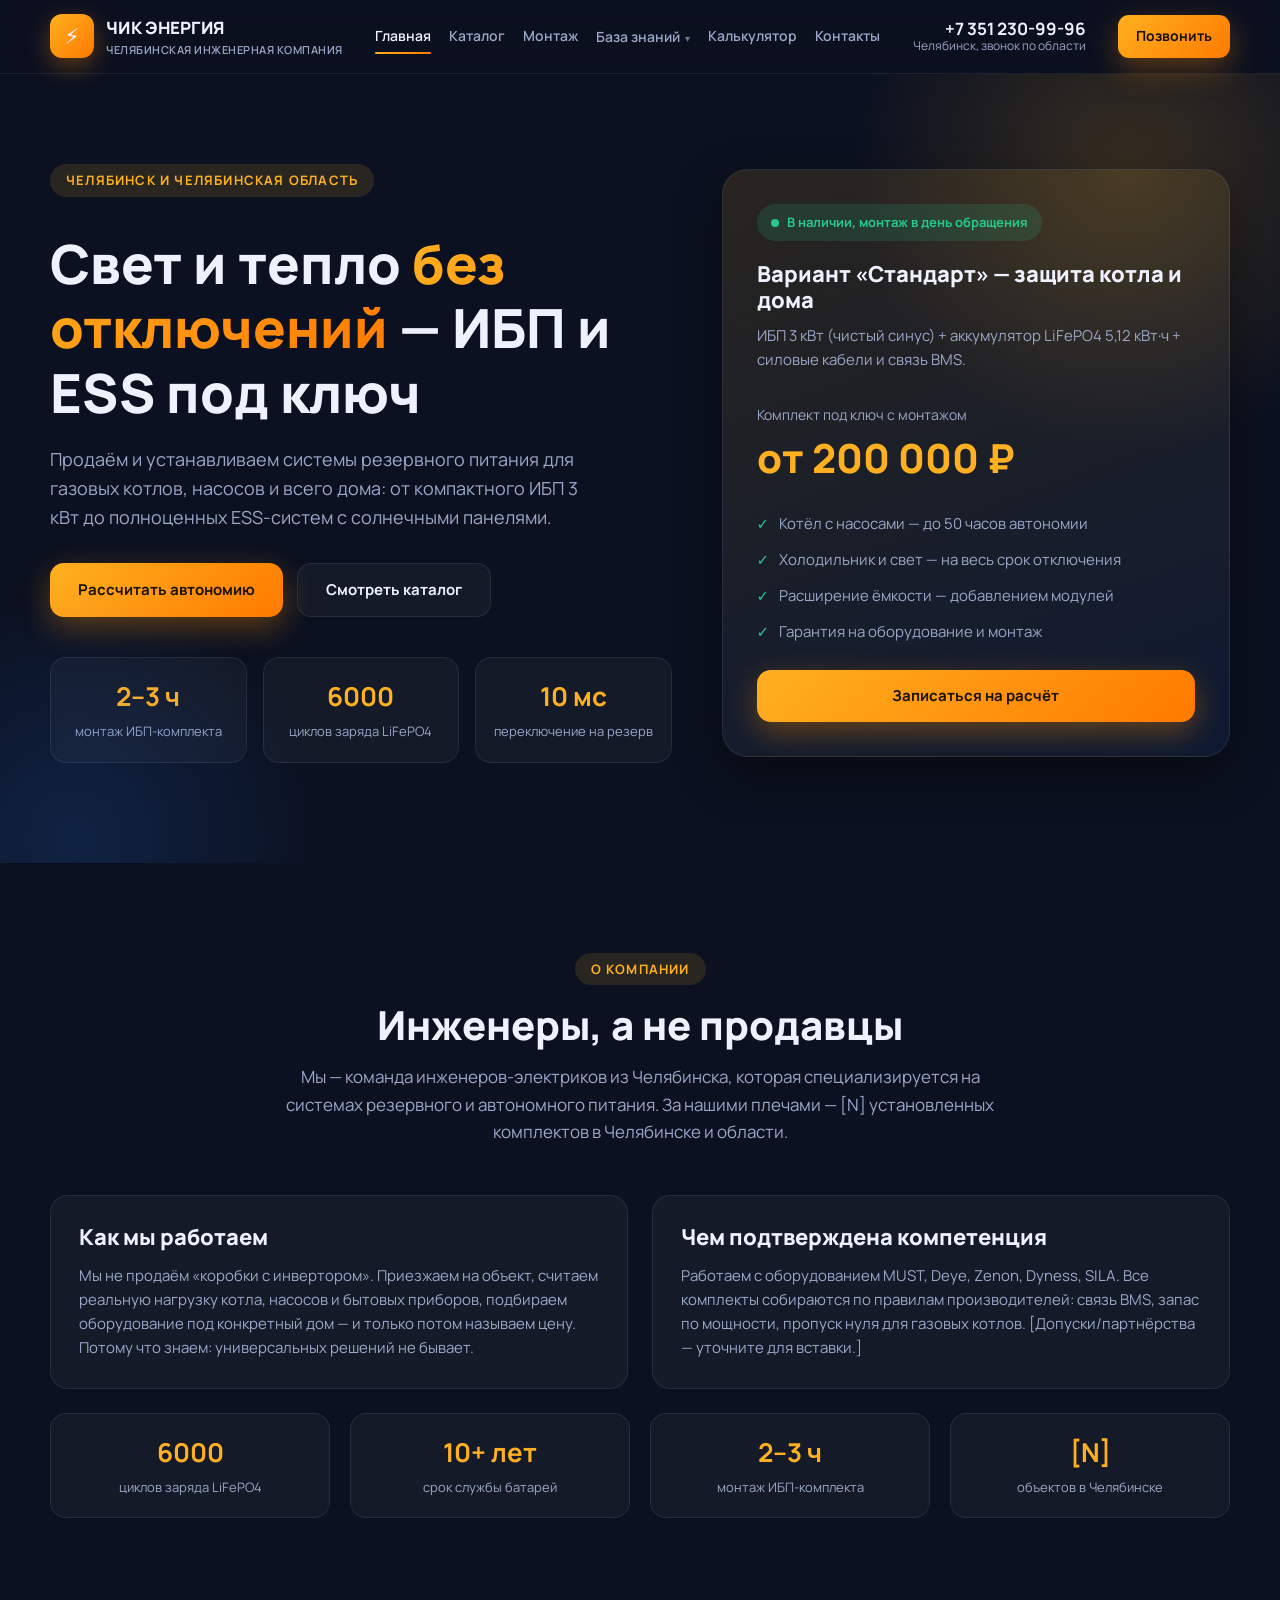
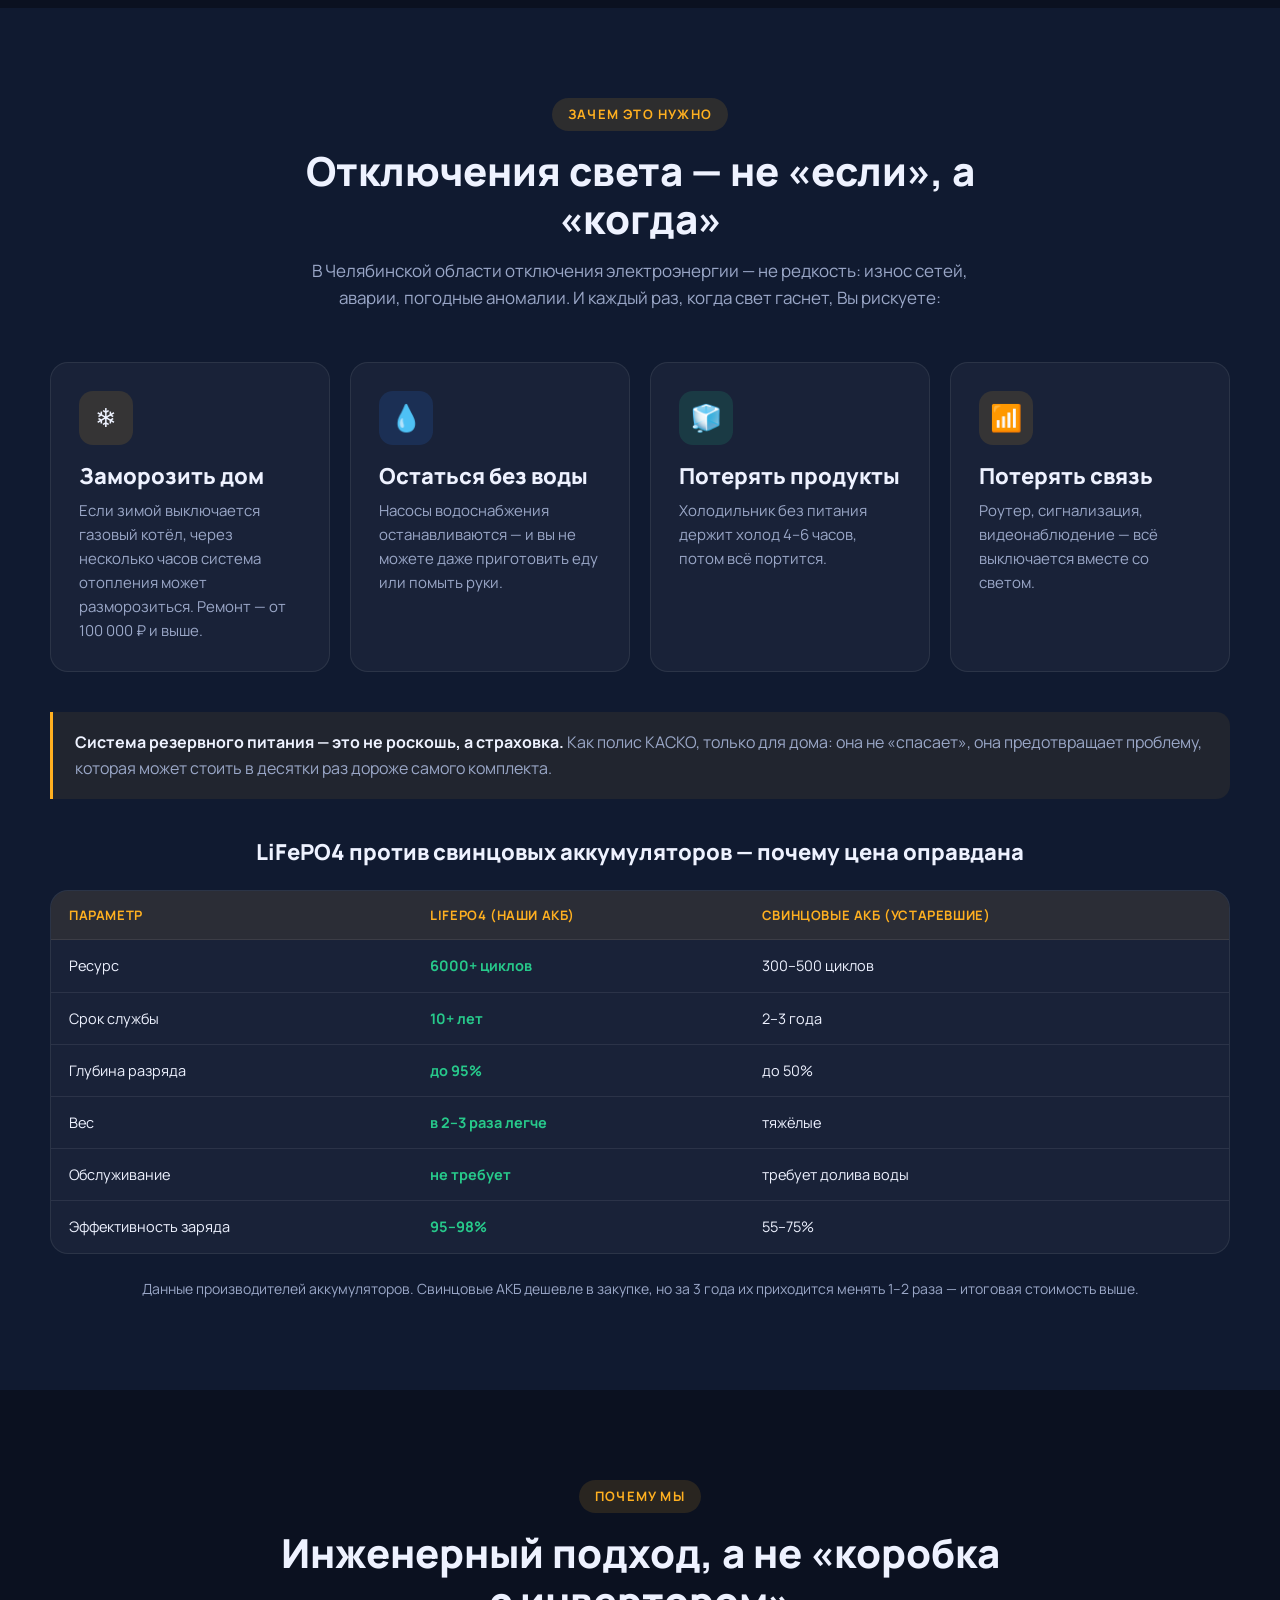
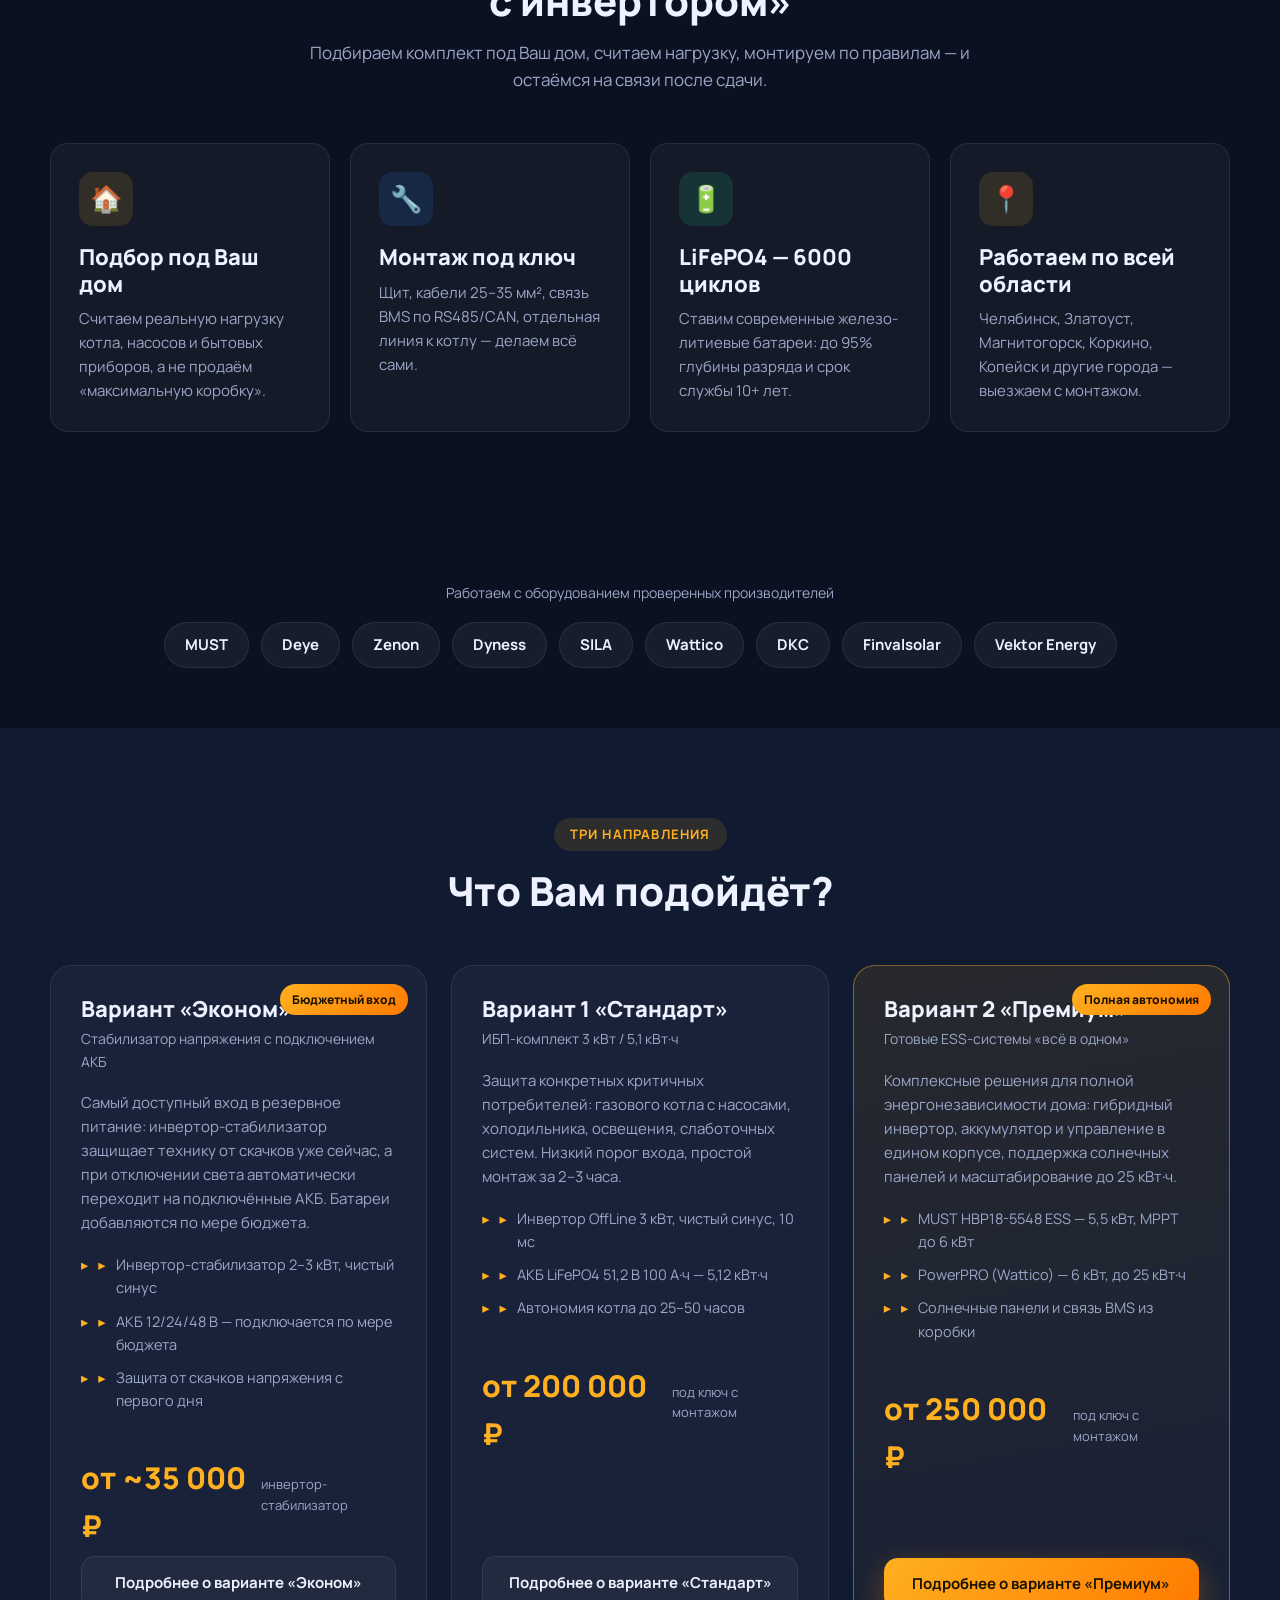
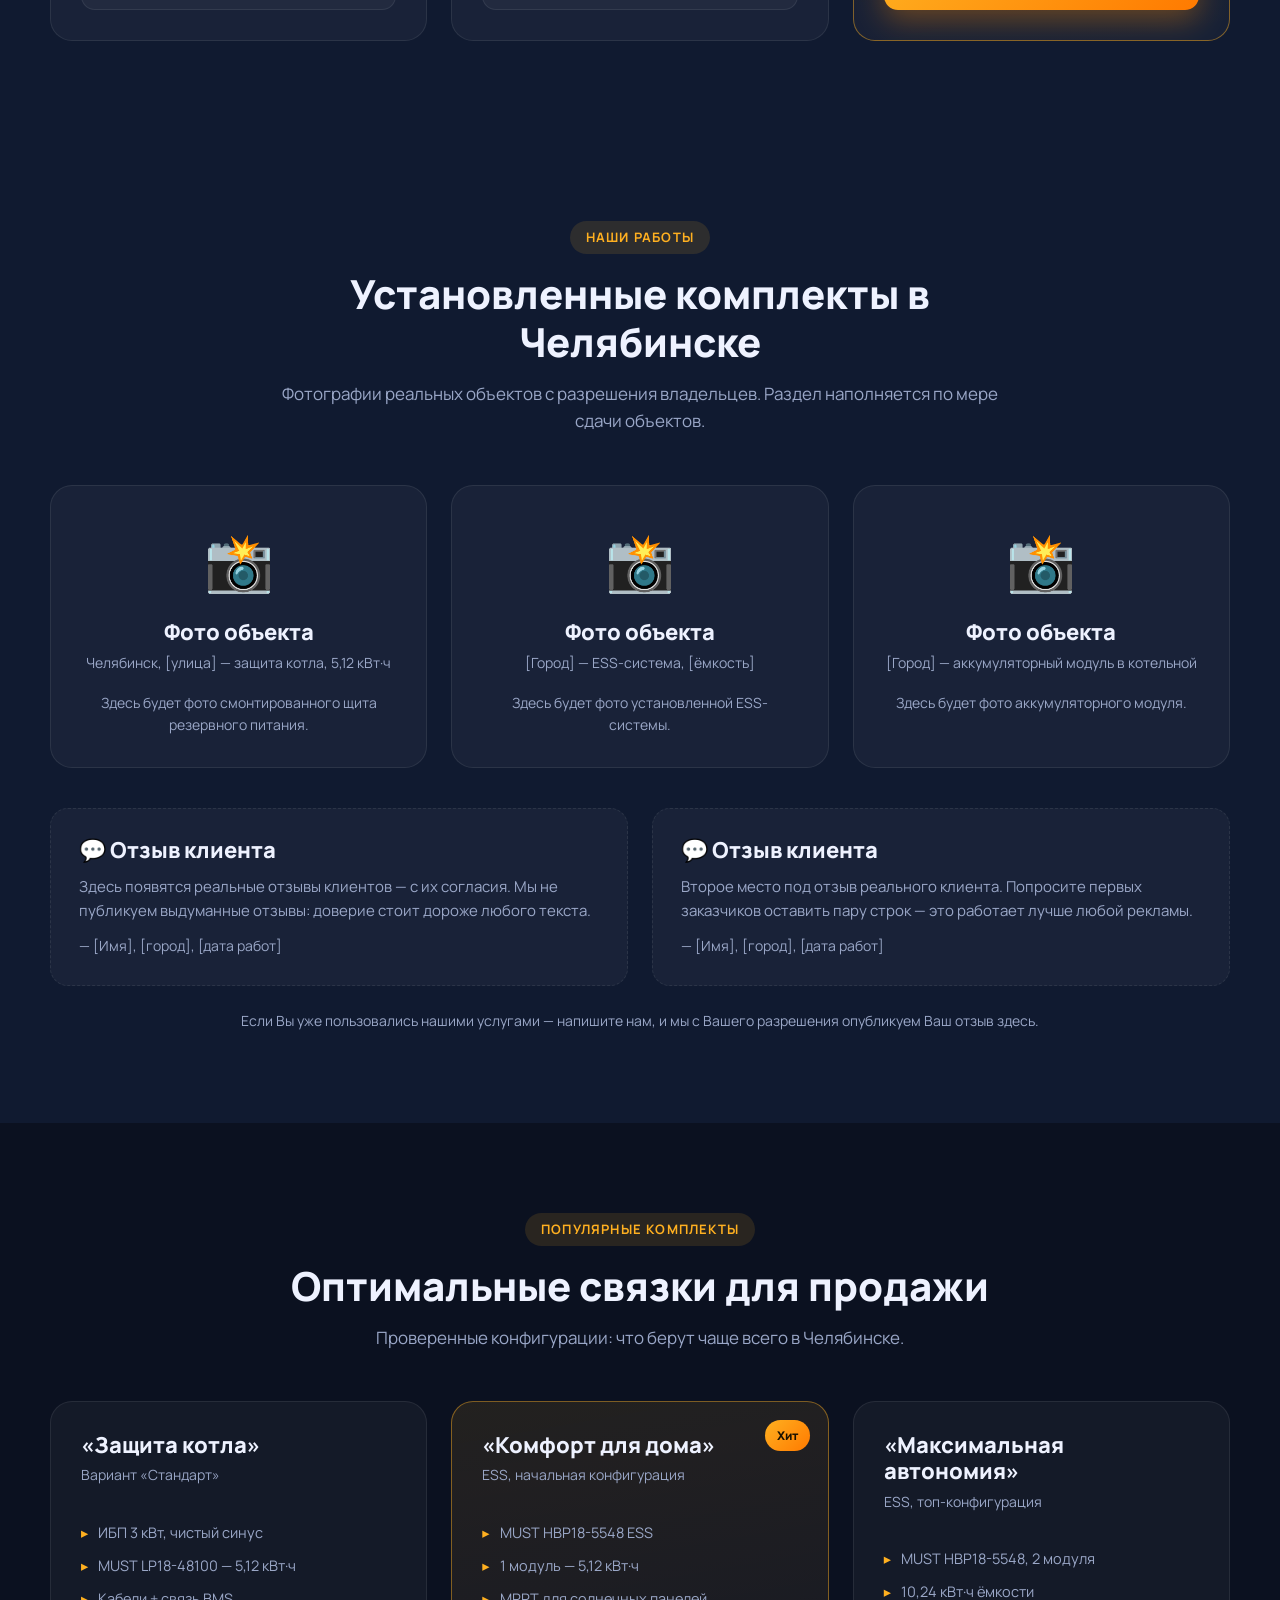
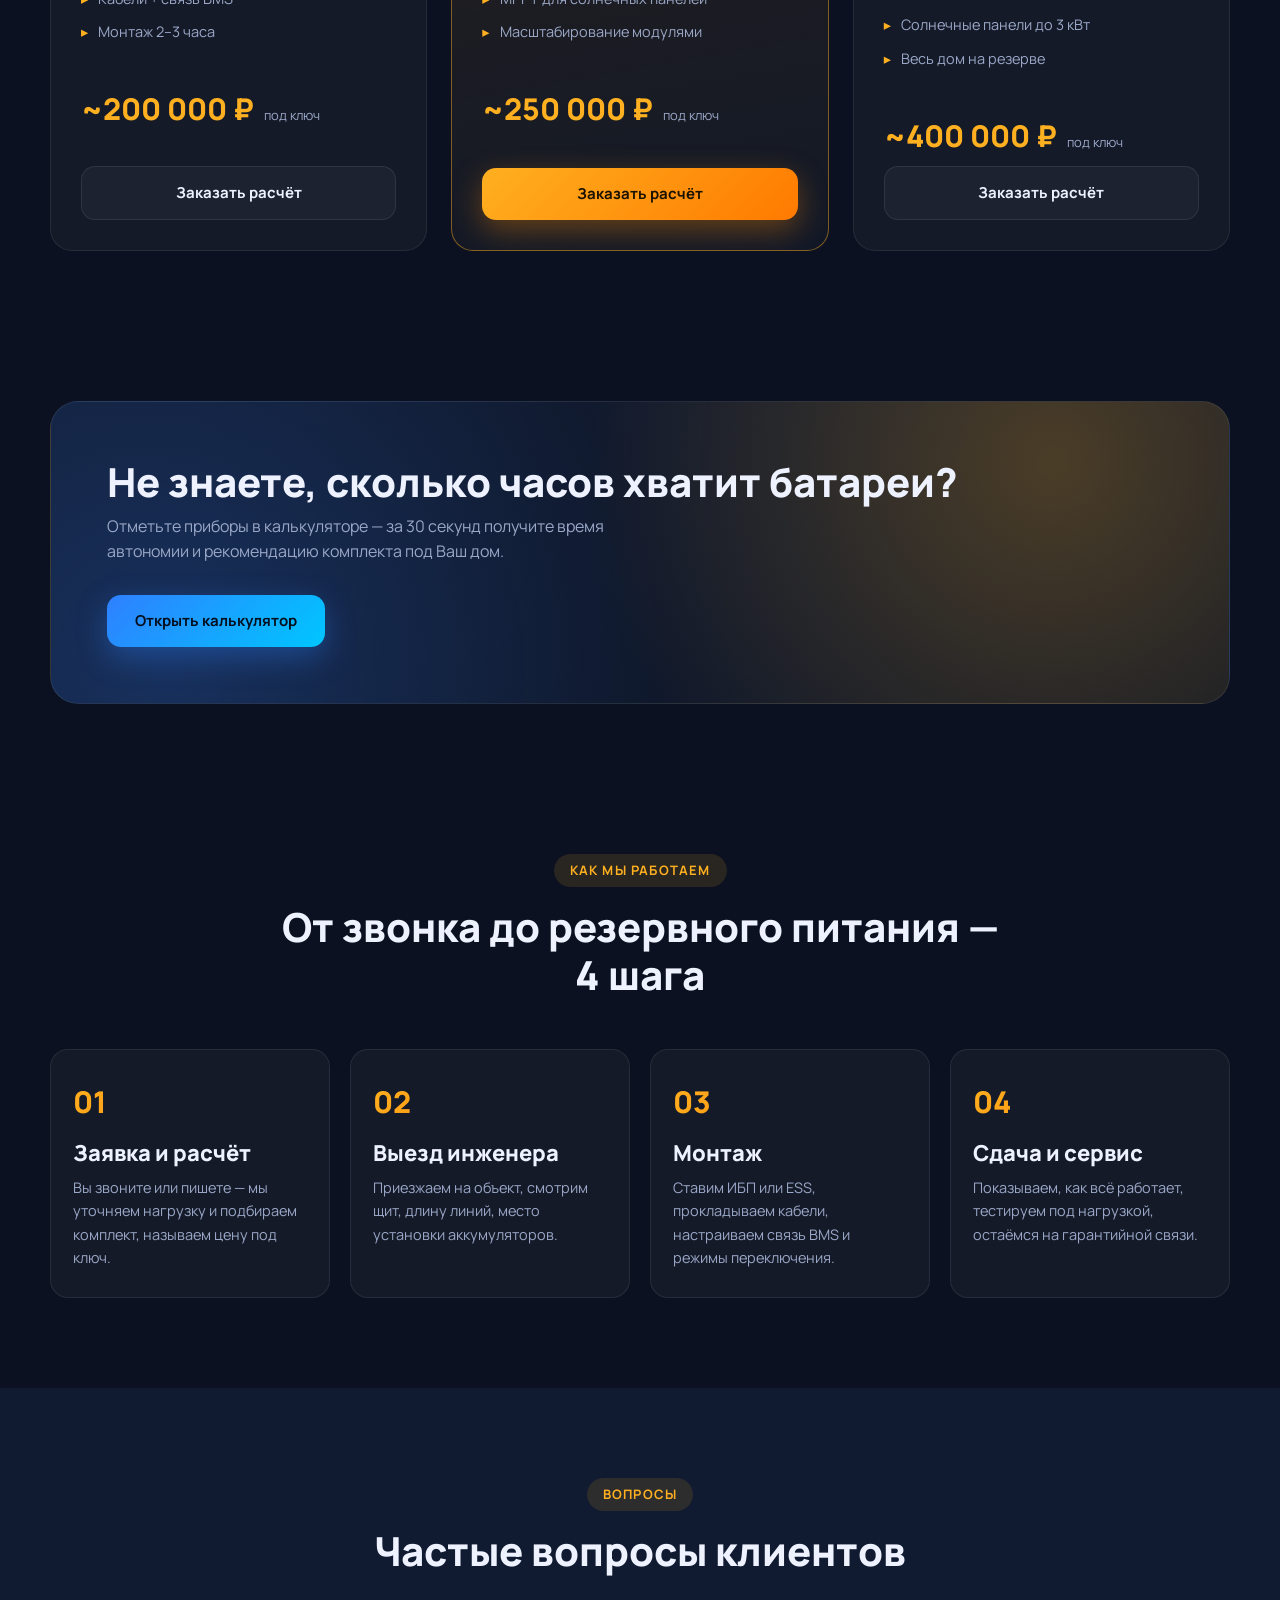
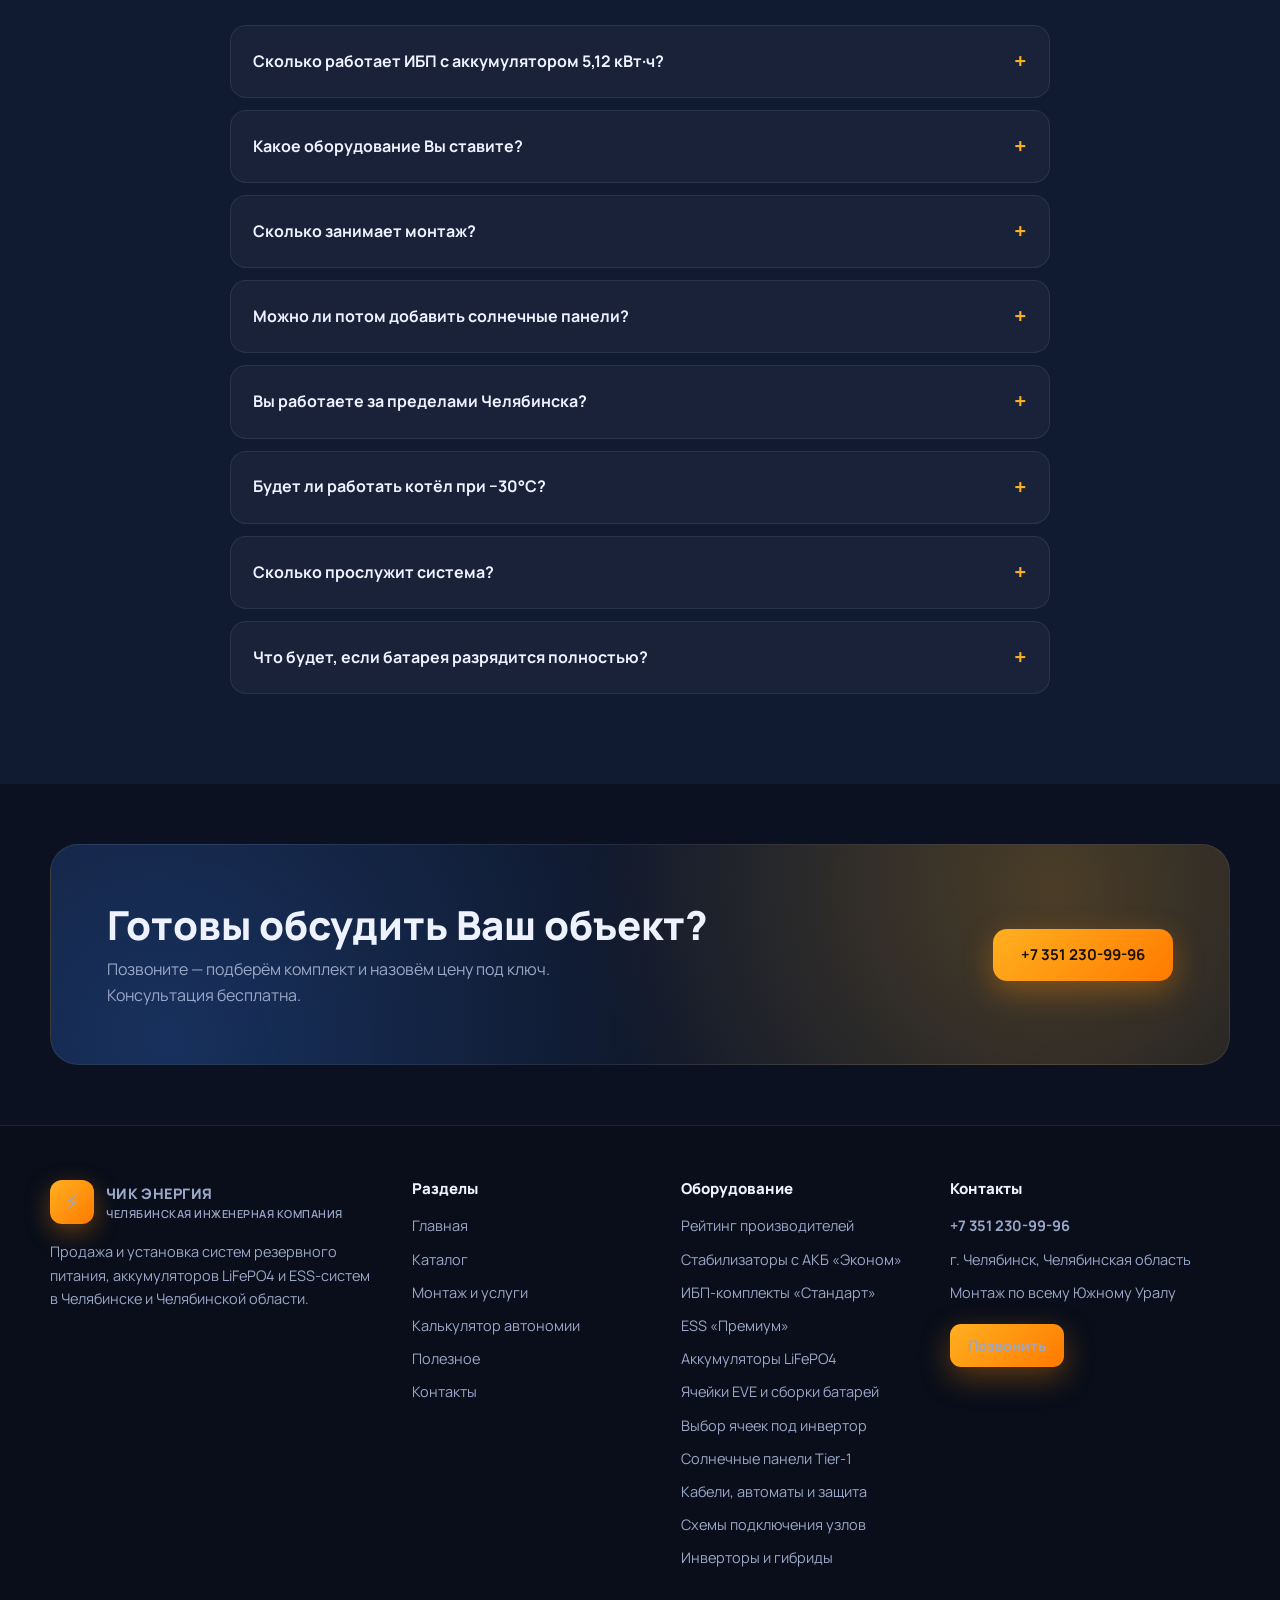
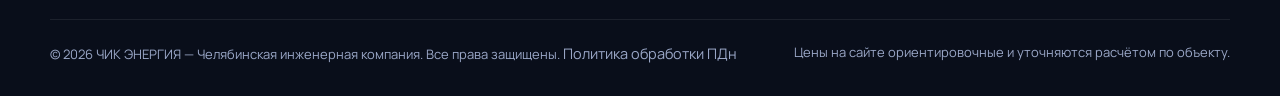
<file: index.html>
<!DOCTYPE html>
<html lang="ru">
<head>
  <meta charset="UTF-8">
  <meta name="viewport" content="width=device-width, initial-scale=1.0">
  <title>ЧИК ЭНЕРГИЯ — ИБП и ESS под ключ в Челябинске и области</title>
  <meta name="description" content="Челябинская инженерная компания «Энергия»: продажа и установка ИБП, аккумуляторов LiFePO4 и ESS-систем для дома. Монтаж под ключ, калькулятор автономии, гарантия.">
  <link rel="icon" type="image/svg+xml" href="favicon.svg">
  <meta property="og:title" content="ЧИК ЭНЕРГИЯ — ИБП и ESS под ключ в Челябинске и области">
  <meta property="og:description" content="Продажа и установка систем резервного питания: ИБП 3 кВт и ESS-системы с аккумуляторами LiFePO4. Монтаж под ключ, гарантия.">
  <meta property="og:type" content="website">
  <meta property="og:url" content="https://morozzz174.github.io/chik-energy/">
  <meta property="og:locale" content="ru_RU">
  <meta name="geo.region" content="RU-CHE">
  <meta name="geo.placename" content="Челябинск">
  <link rel="preconnect" href="https://fonts.googleapis.com">
  <link rel="preconnect" href="https://fonts.gstatic.com" crossorigin>
  <link href="https://fonts.googleapis.com/css2?family=Manrope:wght@400;600;700;800&display=swap" rel="stylesheet">
  <link rel="stylesheet" href="css/style.css">
</head>
<body>

  <header class="header">
    <div class="container header-inner">
      <a href="index.html" class="logo">
        <span class="logo-icon">⚡</span>
        <span>ЧИК ЭНЕРГИЯ<small>Челябинская инженерная компания</small></span>
      </a>
      <nav class="nav">
        <a href="index.html" class="active">Главная</a>
        <a href="catalog.html">Каталог</a>
        <a href="services.html">Монтаж</a>
        <div class="has-sub">
          <a href="#">База знаний <span class="caret">▾</span></a>
          <div class="sub">
            <a href="cells.html">Ячейки LiFePO4</a>
            <a href="cell-selection.html">Выбор ячеек</a>
            <a href="solar-panels.html">Солнечные панели</a>
            <a href="cables-safety.html">Кабели и защита</a>
            <a href="wiring.html">Схемы подключения</a>
            <a href="manufacturers.html">Рейтинг производителей инверторов</a>
          </div>
        </div>
        <a href="calculator.html">Калькулятор</a>
        <a href="contacts.html">Контакты</a>
      </nav>
      <a class="header-phone" href="tel:+73512309996">
        <strong>+7 351 230-99-96</strong>
        <span>Челябинск, звонок по области</span>
      </a>
      <a href="tel:+73512309996" class="btn btn-primary btn-sm">Позвонить</a>
      <button class="burger" aria-label="Меню"><span></span><span></span><span></span></button>
    </div>
  </header>

  <main>
    <section class="hero">
      <div class="container hero-grid">
        <div>
          <span class="eyebrow">Челябинск и Челябинская область</span>
          <h1>Свет и тепло <span class="text-grad">без отключений</span> — ИБП и ESS под ключ</h1>
          <p class="lead">Продаём и устанавливаем системы резервного питания для газовых котлов, насосов и всего дома: от компактного ИБП 3 кВт до полноценных ESS-систем с солнечными панелями.</p>
          <div class="hero-actions">
            <a href="calculator.html" class="btn btn-primary">Рассчитать автономию</a>
            <a href="catalog.html" class="btn btn-ghost">Смотреть каталог</a>
          </div>
          <div class="hero-stats">
            <div class="stat"><b>2–3 ч</b><span>монтаж ИБП-комплекта</span></div>
            <div class="stat"><b>6000</b><span>циклов заряда LiFePO4</span></div>
            <div class="stat"><b>10 мс</b><span>переключение на резерв</span></div>
          </div>
        </div>
        <div class="hero-card">
          <span class="badge"><span class="dot"></span> В наличии, монтаж в день обращения</span>
          <h3>Вариант «Стандарт» — защита котла и дома</h3>
          <p class="lead" style="font-size:15px">ИБП 3 кВт (чистый синус) + аккумулятор LiFePO4 5,12 кВт·ч + силовые кабели и связь BMS.</p>
          <div class="hero-price">
            <div class="from">Комплект под ключ с монтажом</div>
            <div class="val">от 200 000 ₽</div>
          </div>
          <ul class="hero-list">
            <li>Котёл с насосами — до 50 часов автономии</li>
            <li>Холодильник и свет — на весь срок отключения</li>
            <li>Расширение ёмкости — добавлением модулей</li>
            <li>Гарантия на оборудование и монтаж</li>
          </ul>
          <a href="contacts.html" class="btn btn-primary btn-block">Записаться на расчёт</a>
        </div>
      </div>
    </section>

    <section class="section" id="about">
      <div class="container">
        <div class="section-head reveal">
          <span class="eyebrow">О компании</span>
          <h2>Инженеры, а не продавцы</h2>
          <p class="lead">Мы — команда инженеров-электриков из Челябинска, которая специализируется на системах резервного и автономного питания. За нашими плечами — [N] установленных комплектов в Челябинске и области.</p>
        </div>
        <div class="grid-2">
          <div class="card reveal">
            <h3>Как мы работаем</h3>
            <p style="margin-top:14px">Мы не продаём «коробки с инвертором». Приезжаем на объект, считаем реальную нагрузку котла, насосов и бытовых приборов, подбираем оборудование под конкретный дом — и только потом называем цену. Потому что знаем: универсальных решений не бывает.</p>
          </div>
          <div class="card reveal">
            <h3>Чем подтверждена компетенция</h3>
            <p style="margin-top:14px">Работаем с оборудованием MUST, Deye, Zenon, Dyness, SILA. Все комплекты собираются по правилам производителей: связь BMS, запас по мощности, пропуск нуля для газовых котлов. [Допуски/партнёрства — уточните для вставки.]</p>
          </div>
        </div>
        <div class="grid-4 mt-24">
          <div class="stat reveal"><b>6000</b><span>циклов заряда LiFePO4</span></div>
          <div class="stat reveal"><b>10+ лет</b><span>срок службы батарей</span></div>
          <div class="stat reveal"><b>2–3 ч</b><span>монтаж ИБП-комплекта</span></div>
          <div class="stat reveal"><b>[N]</b><span>объектов в Челябинске</span></div>
        </div>
      </div>
    </section>

    <section class="section" style="background:var(--bg-soft)">
      <div class="container">
        <div class="section-head reveal">
          <span class="eyebrow">Зачем это нужно</span>
          <h2>Отключения света — не «если», а «когда»</h2>
          <p class="lead">В Челябинской области отключения электроэнергии — не редкость: износ сетей, аварии, погодные аномалии. И каждый раз, когда свет гаснет, Вы рискуете:</p>
        </div>
        <div class="grid-4">
          <div class="card reveal">
            <div class="icon">❄️</div>
            <h3>Заморозить дом</h3>
            <p>Если зимой выключается газовый котёл, через несколько часов система отопления может разморозиться. Ремонт — от 100 000 ₽ и выше.</p>
          </div>
          <div class="card reveal">
            <div class="icon blue">💧</div>
            <h3>Остаться без воды</h3>
            <p>Насосы водоснабжения останавливаются — и вы не можете даже приготовить еду или помыть руки.</p>
          </div>
          <div class="card reveal">
            <div class="icon green">🧊</div>
            <h3>Потерять продукты</h3>
            <p>Холодильник без питания держит холод 4–6 часов, потом всё портится.</p>
          </div>
          <div class="card reveal">
            <div class="icon">📶</div>
            <h3>Потерять связь</h3>
            <p>Роутер, сигнализация, видеонаблюдение — всё выключается вместе со светом.</p>
          </div>
        </div>
        <div class="note-box mt-40 reveal" style="font-size:16px">
          <b>Система резервного питания — это не роскошь, а страховка.</b> Как полис КАСКО, только для дома: она не «спасает», она предотвращает проблему, которая может стоить в десятки раз дороже самого комплекта.
        </div>

        <h3 class="mt-40 reveal center">LiFePO4 против свинцовых аккумуляторов — почему цена оправдана</h3>
        <div class="table-wrap mt-24 reveal">
          <table>
            <thead>
              <tr><th>Параметр</th><th>LiFePO4 (наши АКБ)</th><th>Свинцовые АКБ (устаревшие)</th></tr>
            </thead>
            <tbody>
              <tr><td>Ресурс</td><td style="color:var(--green);font-weight:700">6000+ циклов</td><td>300–500 циклов</td></tr>
              <tr><td>Срок службы</td><td style="color:var(--green);font-weight:700">10+ лет</td><td>2–3 года</td></tr>
              <tr><td>Глубина разряда</td><td style="color:var(--green);font-weight:700">до 95%</td><td>до 50%</td></tr>
              <tr><td>Вес</td><td style="color:var(--green);font-weight:700">в 2–3 раза легче</td><td>тяжёлые</td></tr>
              <tr><td>Обслуживание</td><td style="color:var(--green);font-weight:700">не требует</td><td>требует долива воды</td></tr>
              <tr><td>Эффективность заряда</td><td style="color:var(--green);font-weight:700">95–98%</td><td>55–75%</td></tr>
            </tbody>
          </table>
        </div>
        <p class="lead center mt-24 reveal" style="font-size:14px">Данные производителей аккумуляторов. Свинцовые АКБ дешевле в закупке, но за 3 года их приходится менять 1–2 раза — итоговая стоимость выше.</p>
      </div>
    </section>

    <section class="section">
      <div class="container">
        <div class="section-head reveal">
          <span class="eyebrow">Почему мы</span>
          <h2>Инженерный подход, а не «коробка с инвертором»</h2>
          <p class="lead">Подбираем комплект под Ваш дом, считаем нагрузку, монтируем по правилам — и остаёмся на связи после сдачи.</p>
        </div>
        <div class="grid-4">
          <div class="card reveal">
            <div class="icon">🏠</div>
            <h3>Подбор под Ваш дом</h3>
            <p>Считаем реальную нагрузку котла, насосов и бытовых приборов, а не продаём «максимальную коробку».</p>
          </div>
          <div class="card reveal">
            <div class="icon blue">🔧</div>
            <h3>Монтаж под ключ</h3>
            <p>Щит, кабели 25–35 мм², связь BMS по RS485/CAN, отдельная линия к котлу — делаем всё сами.</p>
          </div>
          <div class="card reveal">
            <div class="icon green">🔋</div>
            <h3>LiFePO4 — 6000 циклов</h3>
            <p>Ставим современные железо-литиевые батареи: до 95% глубины разряда и срок службы 10+ лет.</p>
          </div>
          <div class="card reveal">
            <div class="icon">📍</div>
            <h3>Работаем по всей области</h3>
            <p>Челябинск, Златоуст, Магнитогорск, Коркино, Копейск и другие города — выезжаем с монтажом.</p>
          </div>
        </div>
      </div>
    </section>

    <section class="section-tight">
      <div class="container center">
        <p class="lead reveal" style="font-size:14px;margin-bottom:18px">Работаем с оборудованием проверенных производителей</p>
        <div class="partners reveal">
          <span class="badge-line">MUST</span>
          <span class="badge-line">Deye</span>
          <span class="badge-line">Zenon</span>
          <span class="badge-line">Dyness</span>
          <span class="badge-line">SILA</span>
          <span class="badge-line">Wattico</span>
          <span class="badge-line">DKC</span>
          <span class="badge-line">Finvalsolar</span>
          <span class="badge-line">Vektor Energy</span>
        </div>
      </div>
    </section>

    <section class="section" style="background:var(--bg-soft)">
      <div class="container">
        <div class="section-head reveal">
          <span class="eyebrow">Три направления</span>
          <h2>Что Вам подойдёт?</h2>
        </div>
        <div class="grid-3">
          <div class="product reveal">
            <span class="tag">Бюджетный вход</span>
            <h3>Вариант «Эконом»</h3>
            <p class="sub">Стабилизатор напряжения с подключением АКБ</p>
            <p class="lead" style="font-size:15px">Самый доступный вход в резервное питание: инвертор-стабилизатор защищает технику от скачков уже сейчас, а при отключении света автоматически переходит на подключённые АКБ. Батареи добавляются по мере бюджета.</p>
            <ul style="display:grid;gap:10px;margin:18px 0 24px">
              <li style="color:var(--muted);font-size:14.5px;display:flex;gap:10px"><span style="color:var(--accent)">▸</span> Инвертор-стабилизатор 2–3 кВт, чистый синус</li>
              <li style="color:var(--muted);font-size:14.5px;display:flex;gap:10px"><span style="color:var(--accent)">▸</span> АКБ 12/24/48 В — подключается по мере бюджета</li>
              <li style="color:var(--muted);font-size:14.5px;display:flex;gap:10px"><span style="color:var(--accent)">▸</span> Защита от скачков напряжения с первого дня</li>
            </ul>
            <div class="price-row"><span class="price">от ~35 000 ₽</span><span class="price-note">инвертор-стабилизатор</span></div>
            <a href="econom.html" class="btn btn-ghost">Подробнее о варианте «Эконом»</a>
          </div>
          <div class="product reveal">
            <h3>Вариант 1 «Стандарт»</h3>
            <p class="sub">ИБП-комплект 3 кВт / 5,1 кВт·ч</p>
            <p class="lead" style="font-size:15px">Защита конкретных критичных потребителей: газового котла с насосами, холодильника, освещения, слаботочных систем. Низкий порог входа, простой монтаж за 2–3 часа.</p>
            <ul style="display:grid;gap:10px;margin:18px 0 24px">
              <li style="color:var(--muted);font-size:14.5px;display:flex;gap:10px"><span style="color:var(--accent)">▸</span> Инвертор OffLine 3 кВт, чистый синус, 10 мс</li>
              <li style="color:var(--muted);font-size:14.5px;display:flex;gap:10px"><span style="color:var(--accent)">▸</span> АКБ LiFePO4 51,2 В 100 А·ч — 5,12 кВт·ч</li>
              <li style="color:var(--muted);font-size:14.5px;display:flex;gap:10px"><span style="color:var(--accent)">▸</span> Автономия котла до 25–50 часов</li>
            </ul>
            <div class="price-row"><span class="price">от 200 000 ₽</span><span class="price-note">под ключ с монтажом</span></div>
            <a href="catalog.html#standart" class="btn btn-ghost">Подробнее о варианте «Стандарт»</a>
          </div>
          <div class="product featured reveal">
            <span class="tag">Полная автономия</span>
            <h3>Вариант 2 «Премиум»</h3>
            <p class="sub">Готовые ESS-системы «всё в одном»</p>
            <p class="lead" style="font-size:15px">Комплексные решения для полной энергонезависимости дома: гибридный инвертор, аккумулятор и управление в едином корпусе, поддержка солнечных панелей и масштабирование до 25 кВт·ч.</p>
            <ul style="display:grid;gap:10px;margin:18px 0 24px">
              <li style="color:var(--muted);font-size:14.5px;display:flex;gap:10px"><span style="color:var(--accent)">▸</span> MUST HBP18-5548 ESS — 5,5 кВт, MPPT до 6 кВт</li>
              <li style="color:var(--muted);font-size:14.5px;display:flex;gap:10px"><span style="color:var(--accent)">▸</span> PowerPRO (Wattico) — 6 кВт, до 25 кВт·ч</li>
              <li style="color:var(--muted);font-size:14.5px;display:flex;gap:10px"><span style="color:var(--accent)">▸</span> Солнечные панели и связь BMS из коробки</li>
            </ul>
            <div class="price-row"><span class="price">от 250 000 ₽</span><span class="price-note">под ключ с монтажом</span></div>
            <a href="catalog.html#premium" class="btn btn-primary">Подробнее о варианте «Премиум»</a>
          </div>
        </div>
      </div>
    </section>

    <section class="section" style="background:var(--bg-soft)">
      <div class="container">
        <div class="section-head reveal">
          <span class="eyebrow">Наши работы</span>
          <h2>Установленные комплекты в Челябинске</h2>
          <p class="lead">Фотографии реальных объектов с разрешения владельцев. Раздел наполняется по мере сдачи объектов.</p>
        </div>
        <div class="grid-3">
          <div class="product reveal" style="align-items:center;text-align:center">
            <div style="font-size:56px;margin-bottom:14px">📸</div>
            <h3>Фото объекта</h3>
            <p class="sub">Челябинск, [улица] — защита котла, 5,12 кВт·ч</p>
            <p class="lead" style="font-size:14px">Здесь будет фото смонтированного щита резервного питания.</p>
          </div>
          <div class="product reveal" style="align-items:center;text-align:center">
            <div style="font-size:56px;margin-bottom:14px">📸</div>
            <h3>Фото объекта</h3>
            <p class="sub">[Город] — ESS-система, [ёмкость]</p>
            <p class="lead" style="font-size:14px">Здесь будет фото установленной ESS-системы.</p>
          </div>
          <div class="product reveal" style="align-items:center;text-align:center">
            <div style="font-size:56px;margin-bottom:14px">📸</div>
            <h3>Фото объекта</h3>
            <p class="sub">[Город] — аккумуляторный модуль в котельной</p>
            <p class="lead" style="font-size:14px">Здесь будет фото аккумуляторного модуля.</p>
          </div>
        </div>

        <div class="grid-2 mt-40">
          <div class="card reveal" style="border-style:dashed">
            <h3>💬 Отзыв клиента</h3>
            <p style="margin-top:12px">Здесь появятся реальные отзывы клиентов — с их согласия. Мы не публикуем выдуманные отзывы: доверие стоит дороже любого текста.</p>
            <p style="margin-top:12px;color:var(--muted);font-size:14px">— [Имя], [город], [дата работ]</p>
          </div>
          <div class="card reveal" style="border-style:dashed">
            <h3>💬 Отзыв клиента</h3>
            <p style="margin-top:12px">Второе место под отзыв реального клиента. Попросите первых заказчиков оставить пару строк — это работает лучше любой рекламы.</p>
            <p style="margin-top:12px;color:var(--muted);font-size:14px">— [Имя], [город], [дата работ]</p>
          </div>
        </div>
        <p class="lead center mt-24 reveal" style="font-size:14px">Если Вы уже пользовались нашими услугами — напишите нам, и мы с Вашего разрешения опубликуем Ваш отзыв здесь.</p>
      </div>
    </section>

    <section class="section">
      <div class="container">
        <div class="section-head reveal">
          <span class="eyebrow">Популярные комплекты</span>
          <h2>Оптимальные связки для продажи</h2>
          <p class="lead">Проверенные конфигурации: что берут чаще всего в Челябинске.</p>
        </div>
        <div class="grid-3">
          <div class="product reveal">
            <h3>«Защита котла»</h3>
            <p class="sub">Вариант «Стандарт»</p>
            <ul>
              <li>ИБП 3 кВт, чистый синус</li>
              <li>MUST LP18-48100 — 5,12 кВт·ч</li>
              <li>Кабели + связь BMS</li>
              <li>Монтаж 2–3 часа</li>
            </ul>
            <div class="price-row"><span class="price">~200 000 ₽</span><span class="price-note">под ключ</span></div>
            <a href="contacts.html" class="btn btn-ghost">Заказать расчёт</a>
          </div>
          <div class="product featured reveal">
            <span class="tag">Хит</span>
            <h3>«Комфорт для дома»</h3>
            <p class="sub">ESS, начальная конфигурация</p>
            <ul>
              <li>MUST HBP18-5548 ESS</li>
              <li>1 модуль — 5,12 кВт·ч</li>
              <li>MPPT для солнечных панелей</li>
              <li>Масштабирование модулями</li>
            </ul>
            <div class="price-row"><span class="price">~250 000 ₽</span><span class="price-note">под ключ</span></div>
            <a href="contacts.html" class="btn btn-primary">Заказать расчёт</a>
          </div>
          <div class="product reveal">
            <h3>«Максимальная автономия»</h3>
            <p class="sub">ESS, топ-конфигурация</p>
            <ul>
              <li>MUST HBP18-5548, 2 модуля</li>
              <li>10,24 кВт·ч ёмкости</li>
              <li>Солнечные панели до 3 кВт</li>
              <li>Весь дом на резерве</li>
            </ul>
            <div class="price-row"><span class="price">~400 000 ₽</span><span class="price-note">под ключ</span></div>
            <a href="contacts.html" class="btn btn-ghost">Заказать расчёт</a>
          </div>
        </div>
      </div>
    </section>

    <section class="section-tight">
      <div class="container">
        <div class="cta-band reveal">
          <div>
            <h2>Не знаете, сколько часов хватит батареи?</h2>
            <p>Отметьте приборы в калькуляторе — за 30 секунд получите время автономии и рекомендацию комплекта под Ваш дом.</p>
          </div>
          <a href="calculator.html" class="btn btn-blue">Открыть калькулятор</a>
        </div>
      </div>
    </section>

    <section class="section">
      <div class="container">
        <div class="section-head reveal">
          <span class="eyebrow">Как мы работаем</span>
          <h2>От звонка до резервного питания — 4 шага</h2>
        </div>
        <div class="steps">
          <div class="step reveal">
            <h3>Заявка и расчёт</h3>
            <p>Вы звоните или пишете — мы уточняем нагрузку и подбираем комплект, называем цену под ключ.</p>
          </div>
          <div class="step reveal">
            <h3>Выезд инженера</h3>
            <p>Приезжаем на объект, смотрим щит, длину линий, место установки аккумуляторов.</p>
          </div>
          <div class="step reveal">
            <h3>Монтаж</h3>
            <p>Ставим ИБП или ESS, прокладываем кабели, настраиваем связь BMS и режимы переключения.</p>
          </div>
          <div class="step reveal">
            <h3>Сдача и сервис</h3>
            <p>Показываем, как всё работает, тестируем под нагрузкой, остаёмся на гарантийной связи.</p>
          </div>
        </div>
      </div>
    </section>

    <section class="section" style="background:var(--bg-soft)">
      <div class="container">
        <div class="section-head reveal">
          <span class="eyebrow">Вопросы</span>
          <h2>Частые вопросы клиентов</h2>
        </div>
        <div class="faq">
          <div class="faq-item reveal">
            <button class="faq-q">Сколько работает ИБП с аккумулятором 5,12 кВт·ч?</button>
            <div class="faq-a"><p>Газовый котёл с насосами (100–200 Вт) — около 25–50 часов, холодильник — 17–34 часа, LED-освещение — 50–100 часов. Точный расчёт зависит от нагрузки — воспользуйтесь <a href="calculator.html" style="color:var(--accent)">калькулятором автономии</a>.</p></div>
          </div>
          <div class="faq-item reveal">
            <button class="faq-q">Какое оборудование Вы ставите?</button>
            <div class="faq-a"><p>Инверторы и ESS MUST, гибридные инверторы Deye и SILA, аккумуляторы LiFePO4 (MUST, Zenon, Dyness, Finvalsolar, Vektor Energy и другие). Подбираем под задачу и бюджет.</p></div>
          </div>
          <div class="faq-item reveal">
            <button class="faq-q">Сколько занимает монтаж?</button>
            <div class="faq-a"><p>ИБП-комплект «Стандарт» — 2–3 часа. Система ESS «Премиум» — около одного рабочего дня, включая связь BMS и пусконаладку.</p></div>
          </div>
          <div class="faq-item reveal">
            <button class="faq-q">Можно ли потом добавить солнечные панели?</button>
            <div class="faq-a"><p>Да. Гибридные инверторы Deye и ESS-системы MUST имеют встроенный MPPT-контроллер — панели подключаются без замены оборудования.</p></div>
          </div>
          <div class="faq-item reveal">
            <button class="faq-q">Вы работаете за пределами Челябинска?</button>
            <div class="faq-a"><p>Да, выезжаем по всей Челябинской области: Златоуст, Магнитогорск, Копейск, Коркино, Сатка и другие города. Условия выезда уточняйте по телефону.</p></div>
          </div>
          <div class="faq-item reveal">
            <button class="faq-q">Будет ли работать котёл при −30°C?</button>
            <div class="faq-a"><p>Аккумуляторы LiFePO4 не рекомендуется ставить в неотапливаемых помещениях: при минусовых температурах ёмкость падает и ресурс сокращается. Оптимально — котельная с плюсовой температурой. Сам инвертор работает при −20 °C и ниже.</p></div>
          </div>
          <div class="faq-item reveal">
            <button class="faq-q">Сколько прослужит система?</button>
            <div class="faq-a"><p>При одном цикле заряд-разряд в день — 10+ лет, при двух циклах — 5–7 лет. Инверторы служат 10+ лет. Мы подбираем ёмкость так, чтобы глубина разряда была комфортной для батареи.</p></div>
          </div>
          <div class="faq-item reveal">
            <button class="faq-q">Что будет, если батарея разрядится полностью?</button>
            <div class="faq-a"><p>BMS отключит нагрузку, чтобы защитить аккумулятор от переразряда. Когда появится городская сеть, система автоматически зарядится и снова начнёт резервировать питание. Ручных действий не требуется.</p></div>
          </div>
        </div>
      </div>
    </section>

    <section class="section-tight">
      <div class="container">
        <div class="cta-band reveal">
          <div>
            <h2>Готовы обсудить Ваш объект?</h2>
            <p>Позвоните — подберём комплект и назовём цену под ключ. Консультация бесплатна.</p>
          </div>
          <a href="tel:+73512309996" class="btn btn-primary">+7 351 230-99-96</a>
        </div>
      </div>
    </section>
  </main>

  <footer class="footer">
    <div class="container">
      <div class="footer-grid">
        <div>
          <a href="index.html" class="logo" style="margin-bottom:16px">
            <span class="logo-icon">⚡</span>
            <span>ЧИК ЭНЕРГИЯ<small>Челябинская инженерная компания</small></span>
          </a>
          <p>Продажа и установка систем резервного питания, аккумуляторов LiFePO4 и ESS-систем в Челябинске и Челябинской области.</p>
        </div>
        <div>
          <h4>Разделы</h4>
          <ul>
            <li><a href="index.html">Главная</a></li>
            <li><a href="catalog.html">Каталог</a></li>
            <li><a href="services.html">Монтаж и услуги</a></li>
            <li><a href="calculator.html">Калькулятор автономии</a></li>
            <li><a href="useful.html">Полезное</a></li>
            <li><a href="contacts.html">Контакты</a></li>
          </ul>
        </div>
        <div>
          <h4>Оборудование</h4>
          <ul>
            <li><a href="manufacturers.html">Рейтинг производителей</a></li>
            <li><a href="econom.html">Стабилизаторы с АКБ «Эконом»</a></li>
            <li><a href="catalog.html#standart">ИБП-комплекты «Стандарт»</a></li>
            <li><a href="catalog.html#premium">ESS «Премиум»</a></li>
            <li><a href="catalog.html#accu">Аккумуляторы LiFePO4</a></li>
            <li><a href="cells.html">Ячейки EVE и сборки батарей</a></li>
            <li><a href="cell-selection.html">Выбор ячеек под инвертор</a></li>
            <li><a href="solar-panels.html">Солнечные панели Tier-1</a></li>
            <li><a href="cables-safety.html">Кабели, автоматы и защита</a></li>
            <li><a href="wiring.html">Схемы подключения узлов</a></li>
            <li><a href="catalog.html#inverters">Инверторы и гибриды</a></li>
          </ul>
        </div>
        <div>
          <h4>Контакты</h4>
          <ul>
            <li><a href="tel:+73512309996"><b>+7 351 230-99-96</b></a></li>
            <li>г. Челябинск, Челябинская область</li>
            <li>Монтаж по всему Южному Уралу</li>
          </ul>
          <a href="tel:+73512309996" class="btn btn-primary btn-sm" style="margin-top:10px">Позвонить</a>
        </div>
      </div>
      <div class="footer-bottom">
        <span>© 2026 ЧИК ЭНЕРГИЯ — Челябинская инженерная компания. Все права защищены. <a href="policy.html">Политика обработки ПДн</a></span>
        <span>Цены на сайте ориентировочные и уточняются расчётом по объекту.</span>
      </div>
    </div>
  </footer>

  <a href="tel:+73512309996" class="float-call">📞 Позвонить</a>

  <script src="js/main.js"></script>
  <script type="application/ld+json">
  {
    "@context": "https://schema.org",
    "@type": "LocalBusiness",
    "name": "ЧИК ЭНЕРГИЯ — Челябинская инженерная компания",
    "description": "Продажа и установка ИБП, аккумуляторов LiFePO4 и ESS-систем в Челябинске и области",
    "url": "https://morozzz174.github.io/chik-energy/",
    "telephone": "+7-351-230-99-96",
    "address": {
      "@type": "PostalAddress",
      "addressLocality": "Челябинск",
      "addressRegion": "Челябинская область",
      "addressCountry": "RU"
    },
    "areaServed": {
      "@type": "State",
      "name": "Челябинская область"
    }
  }
  </script>
</body>
</html>
</file>
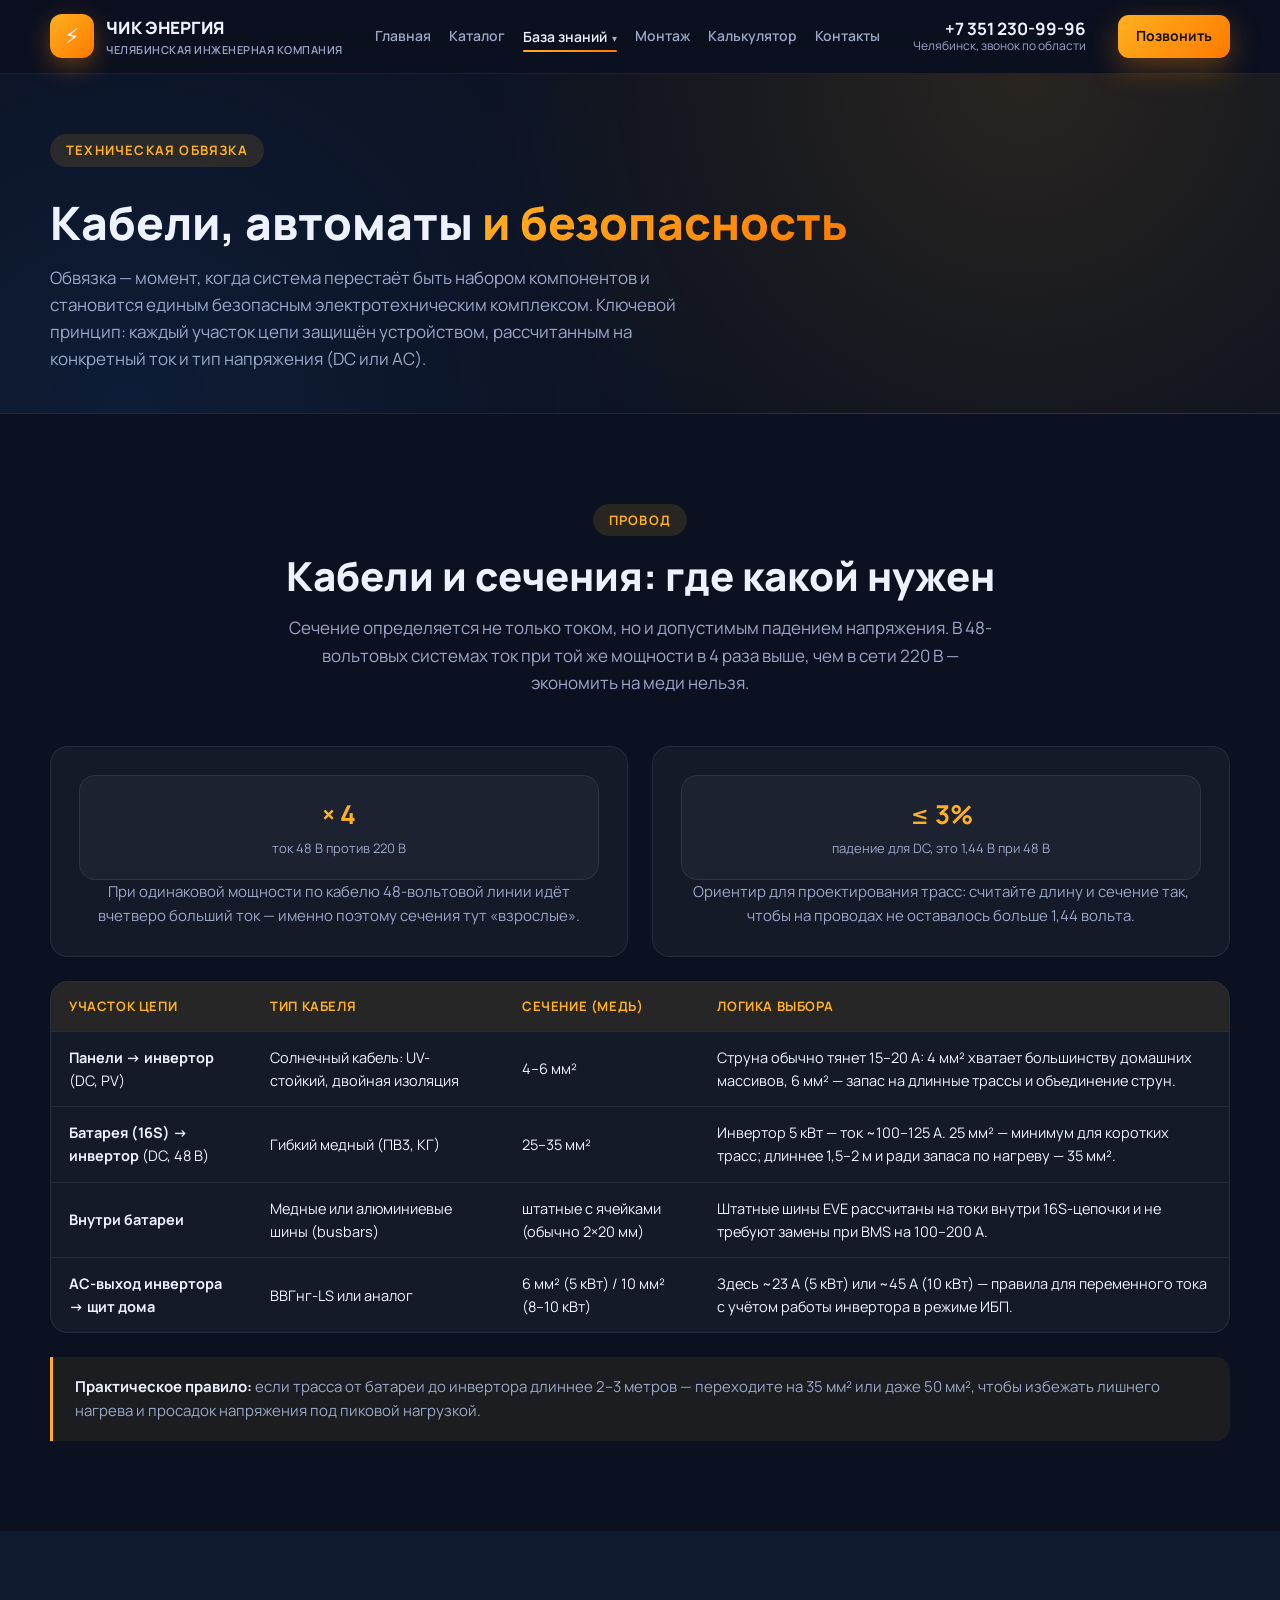
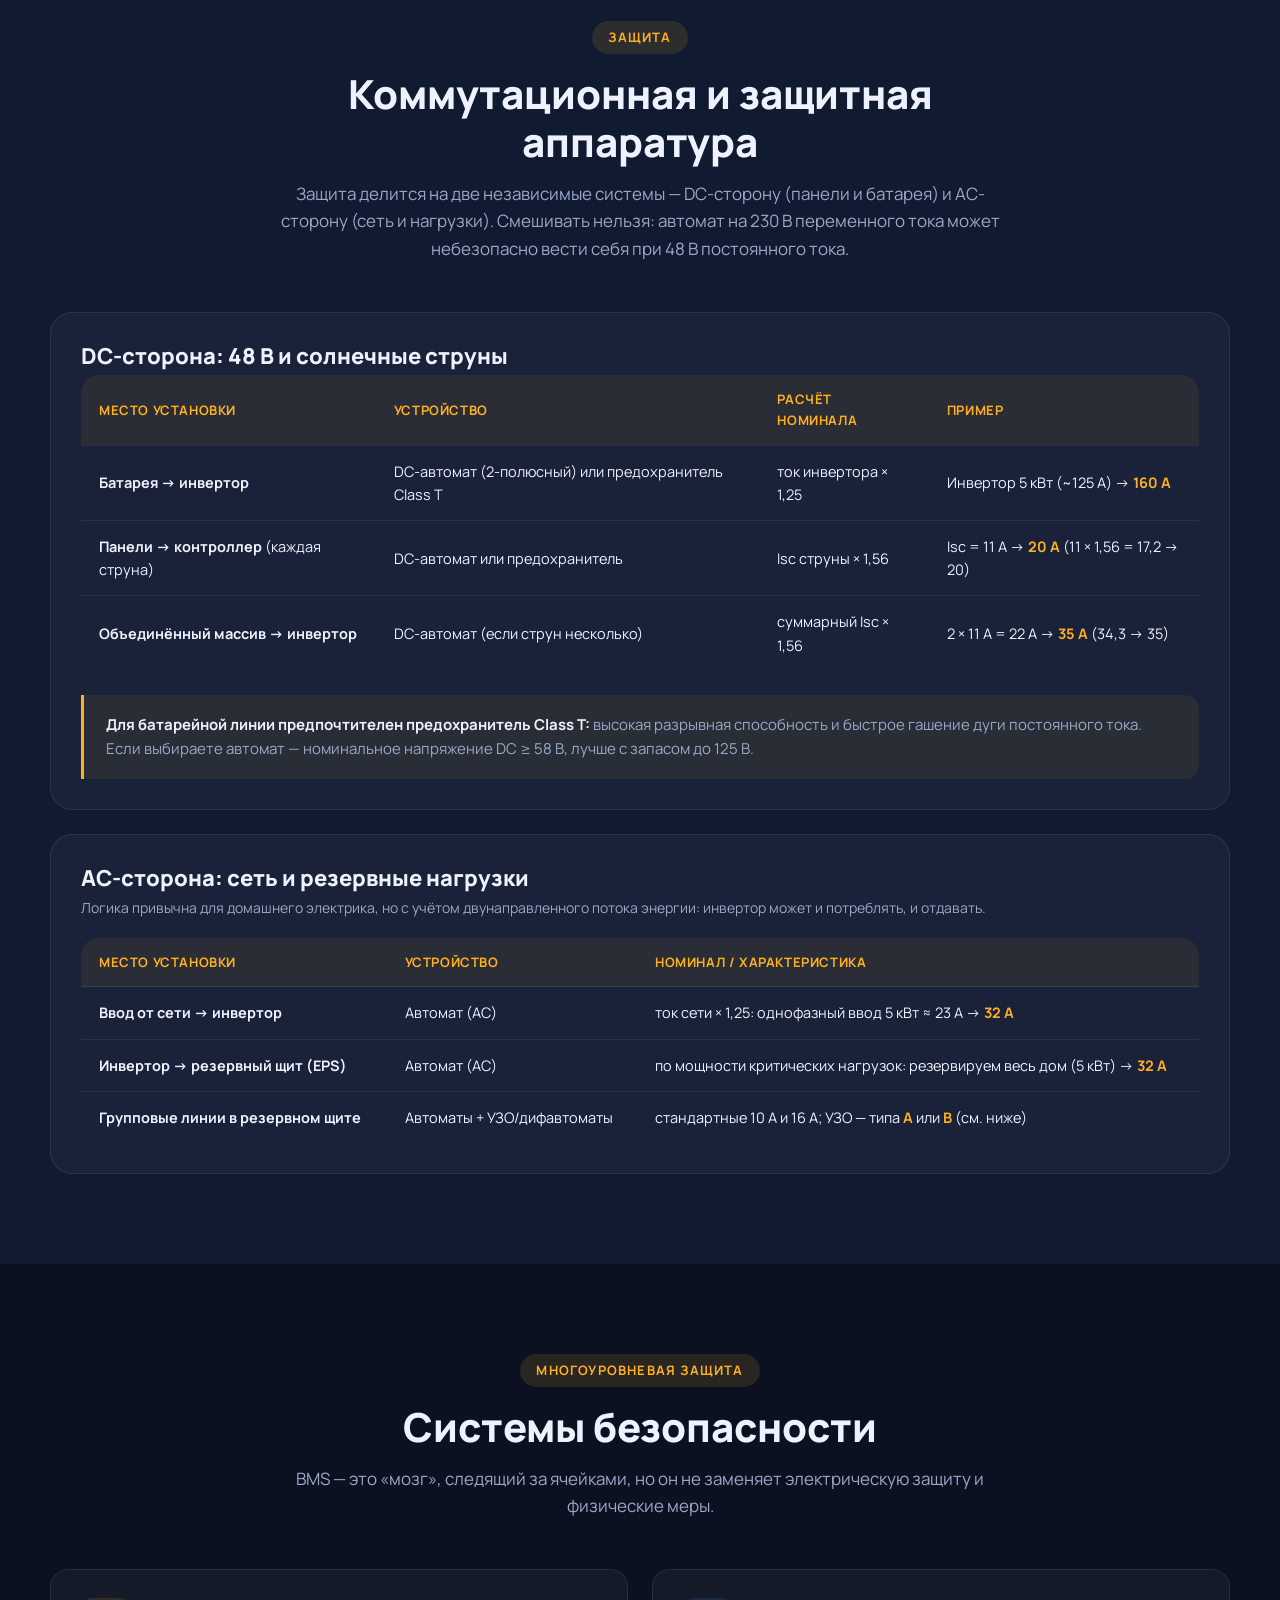
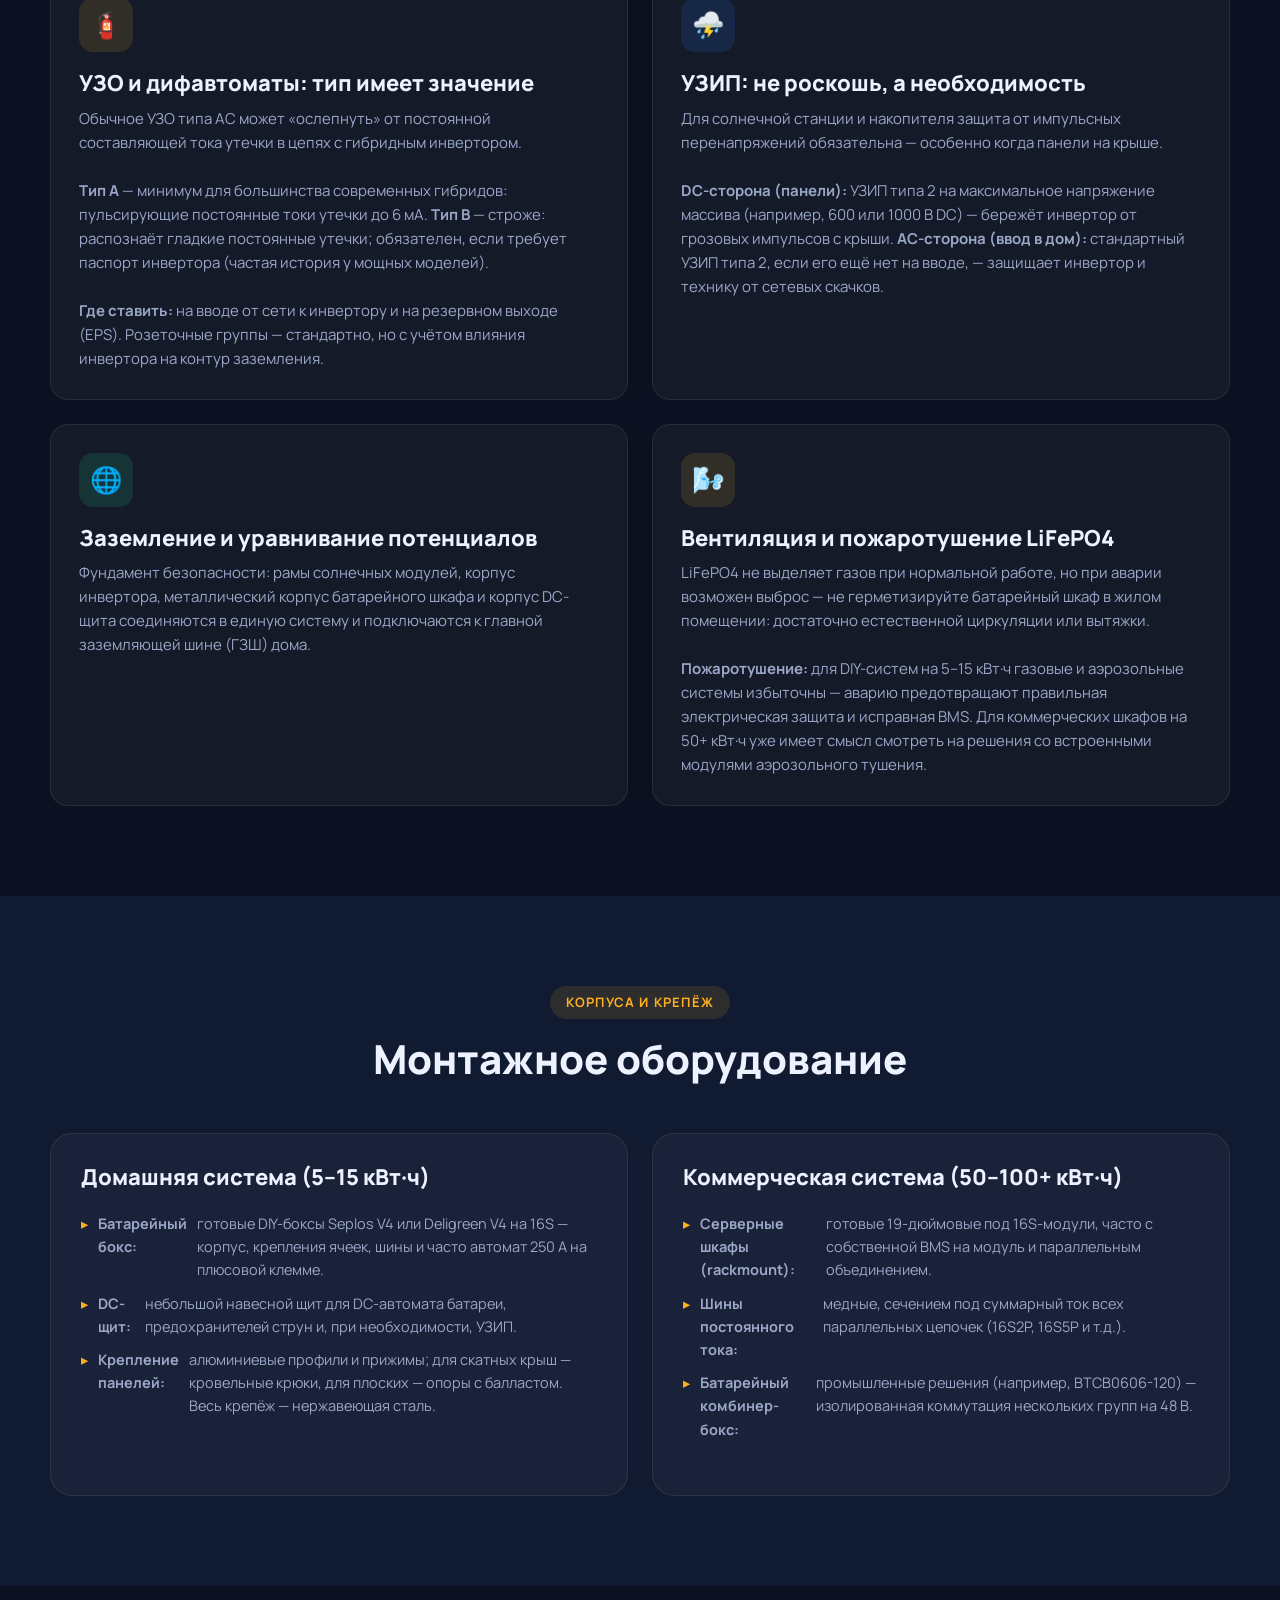
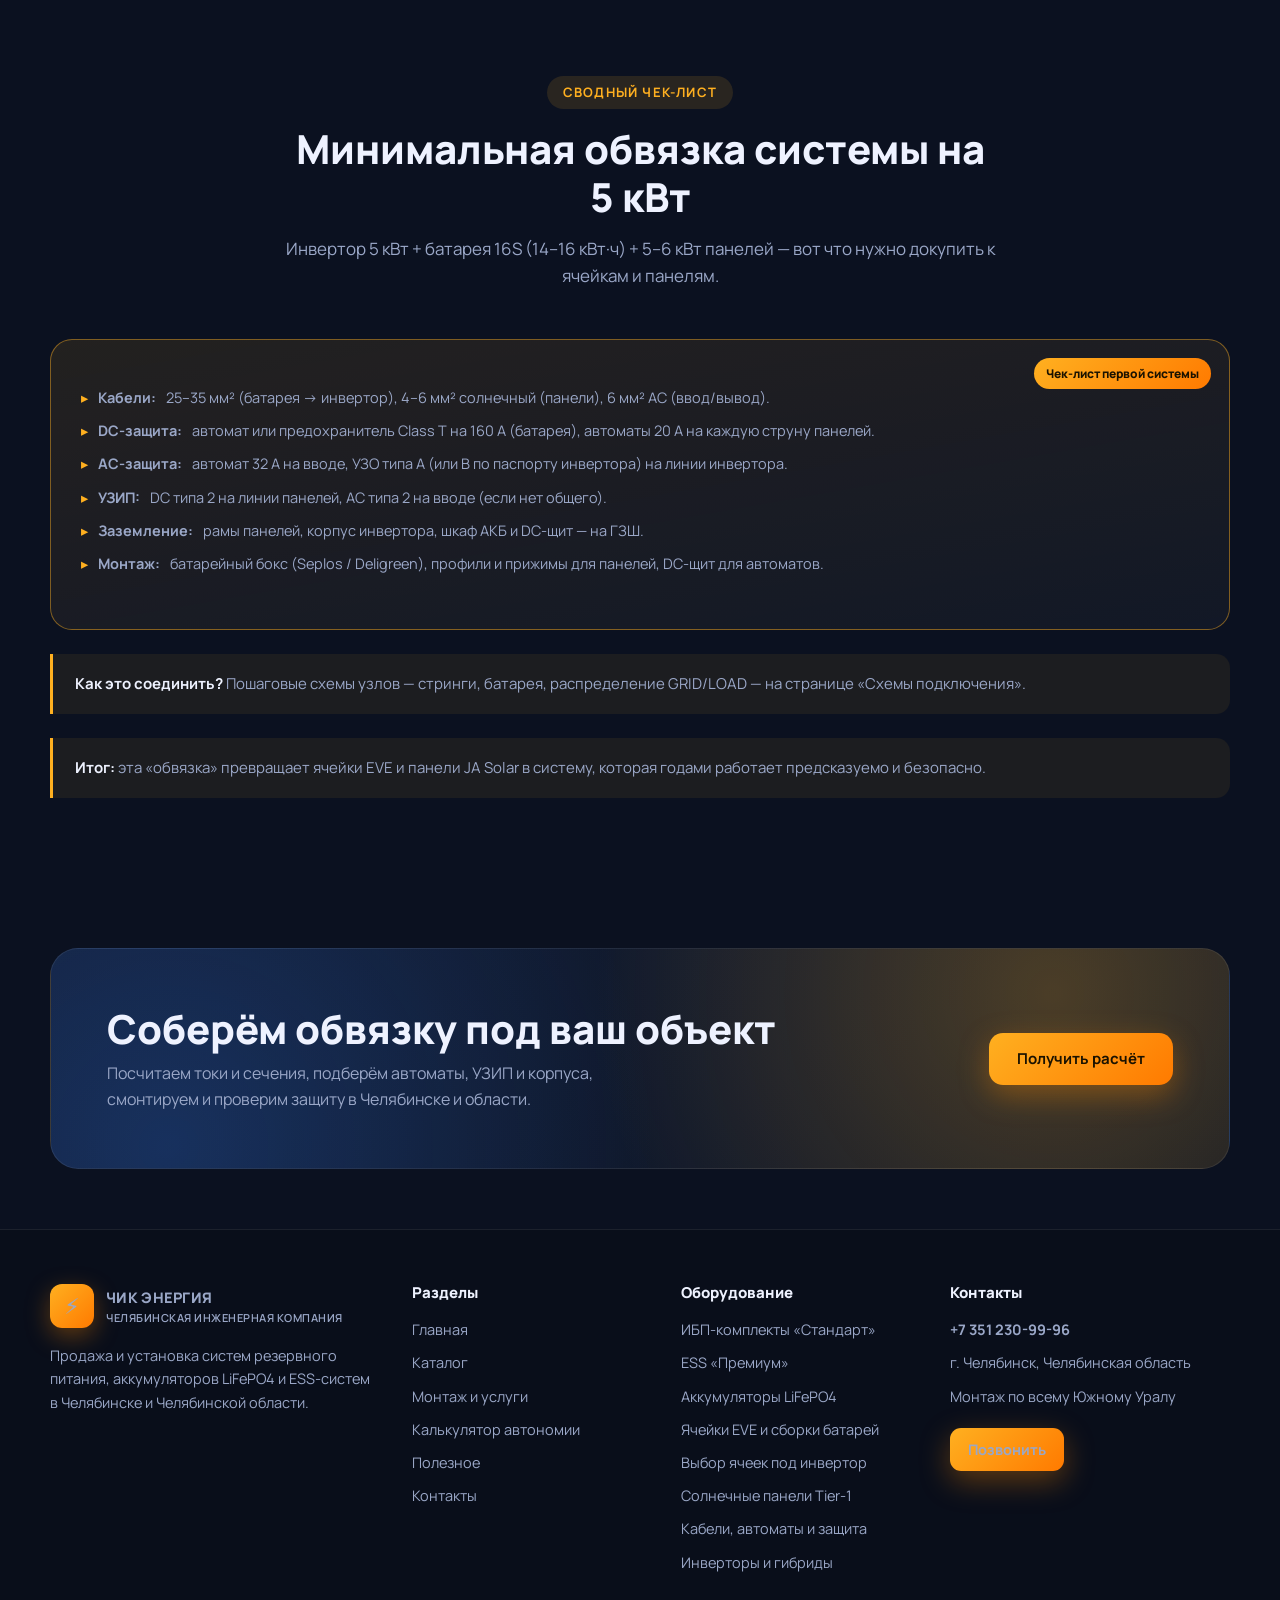
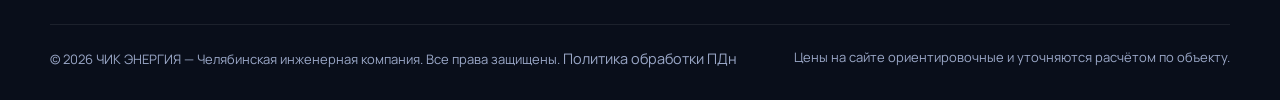
<file: cables-safety.html>
<!DOCTYPE html>
<html lang="ru">
<head>
  <meta charset="UTF-8">
  <meta name="viewport" content="width=device-width, initial-scale=1.0">
  <title>Кабели, автоматы и защита: обвязка системы 48 В | ЧИК ЭНЕРГИЯ</title>
  <meta name="description" content="Как защитить систему на 48 В: сечения кабелей (PV 4–6 мм², батарея 25–35 мм², AC 6–10 мм²), DC- и AC-автоматы, предохранители Class T, УЗО типа A/B, УЗИП, заземление и монтажные боксы Seplos, Deligreen.">
  <link rel="icon" type="image/svg+xml" href="favicon.svg">
  <meta property="og:title" content="Кабели, автоматы и защита для системы 48 В">
  <meta property="og:description" content="Сечения кабелей, DC/AC-защита, Class T, УЗО типа A/B, УЗИП, заземление и сводные чек-листы обвязки.">
  <meta property="og:type" content="website">
  <meta property="og:url" content="https://morozzz174.github.io/chik-energy/cables-safety.html">
  <meta property="og:locale" content="ru_RU">
  <link rel="preconnect" href="https://fonts.googleapis.com">
  <link rel="preconnect" href="https://fonts.gstatic.com" crossorigin>
  <link href="https://fonts.googleapis.com/css2?family=Manrope:wght@400;600;700;800&display=swap" rel="stylesheet">
  <link rel="stylesheet" href="css/style.css">
</head>
<body>

  <header class="header">
    <div class="container header-inner">
      <a href="index.html" class="logo">
        <span class="logo-icon">⚡</span>
        <span>ЧИК ЭНЕРГИЯ<small>Челябинская инженерная компания</small></span>
      </a>
      <nav class="nav">
        <a href="index.html">Главная</a>
        <a href="catalog.html">Каталог</a>
        <div class="has-sub">
          <a href="#" class="active">База знаний <span class="caret">▾</span></a>
          <div class="sub">
            <a href="cells.html">Ячейки LiFePO4</a>
            <a href="cell-selection.html">Выбор ячеек</a>
            <a href="solar-panels.html">Солнечные панели</a>
            <a href="cables-safety.html" class="active">Кабели и защита</a>
          </div>
        </div>
        <a href="services.html">Монтаж</a>
        <a href="calculator.html">Калькулятор</a>
        <a href="contacts.html">Контакты</a>
      </nav>
      <a class="header-phone" href="tel:+73512309996">
        <strong>+7 351 230-99-96</strong>
        <span>Челябинск, звонок по области</span>
      </a>
      <a href="tel:+73512309996" class="btn btn-primary btn-sm">Позвонить</a>
      <button class="burger" aria-label="Меню"><span></span><span></span><span></span></button>
    </div>
  </header>

  <main>

    <section class="page-hero">
      <div class="container">
        <span class="eyebrow">Техническая обвязка</span>
        <h1>Кабели, автоматы <span class="text-grad">и безопасность</span></h1>
        <p class="lead">Обвязка — момент, когда система перестаёт быть набором компонентов и становится единым безопасным электротехническим комплексом. Ключевой принцип: каждый участок цепи защищён устройством, рассчитанным на конкретный ток и тип напряжения (DC или AC).</p>
      </div>
    </section>

    <section class="section" id="cables">
      <div class="container">
        <div class="section-head reveal">
          <span class="eyebrow">Провод</span>
          <h2>Кабели и сечения: где какой нужен</h2>
          <p class="lead">Сечение определяется не только током, но и допустимым падением напряжения. В 48-вольтовых системах ток при той же мощности в 4 раза выше, чем в сети 220 В — экономить на меди нельзя.</p>
        </div>
        <div class="grid-2 mt-24">
          <div class="card volt-card reveal">
            <div class="stat"><b>× 4</b><span>ток 48 В против 220 В</span></div>
            <p>При одинаковой мощности по кабелю 48-вольтовой линии идёт вчетверо больший ток — именно поэтому сечения тут «взрослые».</p>
          </div>
          <div class="card volt-card reveal">
            <div class="stat"><b>≤ 3%</b><span>падение для DC, это 1,44 В при 48 В</span></div>
            <p>Ориентир для проектирования трасс: считайте длину и сечение так, чтобы на проводах не оставалось больше 1,44 вольта.</p>
          </div>
        </div>
        <div class="table-wrap mt-24 reveal">
          <table>
            <thead>
              <tr><th>Участок цепи</th><th>Тип кабеля</th><th>Сечение (медь)</th><th>Логика выбора</th></tr>
            </thead>
            <tbody>
              <tr>
                <td><strong>Панели → инвертор</strong> (DC, PV)</td>
                <td>Солнечный кабель: UV-стойкий, двойная изоляция</td><td>4–6 мм²</td>
                <td>Струна обычно тянет 15–20 А: 4 мм² хватает большинству домашних массивов, 6 мм² — запас на длинные трассы и объединение струн.</td>
              </tr>
              <tr>
                <td><strong>Батарея (16S) → инвертор</strong> (DC, 48 В)</td>
                <td>Гибкий медный (ПВ3, КГ)</td><td>25–35 мм²</td>
                <td>Инвертор 5 кВт — ток ~100–125 А. 25 мм² — минимум для коротких трасс; длиннее 1,5–2 м и ради запаса по нагреву — 35 мм².</td>
              </tr>
              <tr>
                <td><strong>Внутри батареи</strong></td>
                <td>Медные или алюминиевые шины (busbars)</td><td>штатные с ячейками (обычно 2×20 мм)</td>
                <td>Штатные шины EVE рассчитаны на токи внутри 16S-цепочки и не требуют замены при BMS на 100–200 А.</td>
              </tr>
              <tr>
                <td><strong>AC-выход инвертора → щит дома</strong></td>
                <td>ВВГнг-LS или аналог</td><td>6 мм² (5 кВт) / 10 мм² (8–10 кВт)</td>
                <td>Здесь ~23 А (5 кВт) или ~45 А (10 кВт) — правила для переменного тока с учётом работы инвертора в режиме ИБП.</td>
              </tr>
            </tbody>
          </table>
        </div>
        <div class="note-box mt-24 reveal">
          <b>Практическое правило:</b> если трасса от батареи до инвертора длиннее 2–3 метров — переходите на 35 мм² или даже 50 мм², чтобы избежать лишнего нагрева и просадок напряжения под пиковой нагрузкой.
        </div>
      </div>
    </section>

    <section class="section" id="switchgear" style="background:var(--bg-soft)">
      <div class="container">
        <div class="section-head reveal">
          <span class="eyebrow">Защита</span>
          <h2>Коммутационная и защитная аппаратура</h2>
          <p class="lead">Защита делится на две независимые системы — DC-сторону (панели и батарея) и AC-сторону (сеть и нагрузки). Смешивать нельзя: автомат на 230 В переменного тока может небезопасно вести себя при 48 В постоянного тока.</p>
        </div>

        <div class="product reveal">
          <h3>DC-сторона: 48 В и солнечные струны</h3>
          <div class="table-wrap" style="background:transparent;border:0">
            <table>
              <thead><tr><th>Место установки</th><th>Устройство</th><th>Расчёт номинала</th><th>Пример</th></tr></thead>
              <tbody>
                <tr>
                  <td><strong>Батарея → инвертор</strong></td>
                  <td>DC-автомат (2-полюсный) или предохранитель Class T</td><td>ток инвертора × 1,25</td>
                  <td>Инвертор 5 кВт (~125 А) → <b style="color:var(--accent)">160 А</b></td>
                </tr>
                <tr>
                  <td><strong>Панели → контроллер</strong> (каждая струна)</td>
                  <td>DC-автомат или предохранитель</td><td>Isc струны × 1,56</td>
                  <td>Isc = 11 А → <b style="color:var(--accent)">20 А</b> (11 × 1,56 = 17,2 → 20)</td>
                </tr>
                <tr>
                  <td><strong>Объединённый массив → инвертор</strong></td>
                  <td>DC-автомат (если струн несколько)</td><td>суммарный Isc × 1,56</td>
                  <td>2 × 11 А = 22 А → <b style="color:var(--accent)">35 А</b> (34,3 → 35)</td>
                </tr>
              </tbody>
            </table>
          </div>
          <div class="note-box mt-24">
            <b>Для батарейной линии предпочтителен предохранитель Class T:</b> высокая разрывная способность и быстрое гашение дуги постоянного тока. Если выбираете автомат — номинальное напряжение DC ≥ 58 В, лучше с запасом до 125 В.
          </div>
        </div>

        <div class="product mt-24 reveal">
          <h3>AC-сторона: сеть и резервные нагрузки</h3>
          <p class="sub">Логика привычна для домашнего электрика, но с учётом двунаправленного потока энергии: инвертор может и потреблять, и отдавать.</p>
          <div class="table-wrap" style="background:transparent;border:0">
            <table>
              <thead><tr><th>Место установки</th><th>Устройство</th><th>Номинал / характеристика</th></tr></thead>
              <tbody>
                <tr>
                  <td><strong>Ввод от сети → инвертор</strong></td><td>Автомат (AC)</td>
                  <td>ток сети × 1,25: однофазный ввод 5 кВт ≈ 23 А → <b style="color:var(--accent)">32 А</b></td>
                </tr>
                <tr>
                  <td><strong>Инвертор → резервный щит (EPS)</strong></td><td>Автомат (AC)</td>
                  <td>по мощности критических нагрузок: резервируем весь дом (5 кВт) → <b style="color:var(--accent)">32 А</b></td>
                </tr>
                <tr>
                  <td><strong>Групповые линии в резервном щите</strong></td><td>Автоматы + УЗО/дифавтоматы</td>
                  <td>стандартные 10 А и 16 А; УЗО — типа <b style="color:var(--accent)">A</b> или <b style="color:var(--accent)">B</b> (см. ниже)</td>
                </tr>
              </tbody>
            </table>
          </div>
        </div>
      </div>
    </section>

    <section class="section" id="safety">
      <div class="container">
        <div class="section-head reveal">
          <span class="eyebrow">Многоуровневая защита</span>
          <h2>Системы безопасности</h2>
          <p class="lead">BMS — это «мозг», следящий за ячейками, но он не заменяет электрическую защиту и физические меры.</p>
        </div>
        <div class="grid-2">
          <div class="card reveal">
            <div class="icon">🧯</div>
            <h3>УЗО и дифавтоматы: тип имеет значение</h3>
            <p>Обычное УЗО типа AC может «ослепнуть» от постоянной составляющей тока утечки в цепях с гибридным инвертором.</p>
            <p class="mt-24"><b>Тип A</b> — минимум для большинства современных гибридов: пульсирующие постоянные токи утечки до 6 мА. <b>Тип B</b> — строже: распознаёт гладкие постоянные утечки; обязателен, если требует паспорт инвертора (частая история у мощных моделей).</p>
            <p class="mt-24"><b>Где ставить:</b> на вводе от сети к инвертору и на резервном выходе (EPS). Розеточные группы — стандартно, но с учётом влияния инвертора на контур заземления.</p>
          </div>
          <div class="card reveal">
            <div class="icon blue">⛈️</div>
            <h3>УЗИП: не роскошь, а необходимость</h3>
            <p>Для солнечной станции и накопителя защита от импульсных перенапряжений обязательна — особенно когда панели на крыше.</p>
            <p class="mt-24"><b>DC-сторона (панели):</b> УЗИП типа 2 на максимальное напряжение массива (например, 600 или 1000 В DC) — бережёт инвертор от грозовых импульсов с крыши. <b>AC-сторона (ввод в дом):</b> стандартный УЗИП типа 2, если его ещё нет на вводе, — защищает инвертор и технику от сетевых скачков.</p>
          </div>
          <div class="card reveal">
            <div class="icon green">🌐</div>
            <h3>Заземление и уравнивание потенциалов</h3>
            <p>Фундамент безопасности: рамы солнечных модулей, корпус инвертора, металлический корпус батарейного шкафа и корпус DC-щита соединяются в единую систему и подключаются к главной заземляющей шине (ГЗШ) дома.</p>
          </div>
          <div class="card reveal">
            <div class="icon">🌬️</div>
            <h3>Вентиляция и пожаротушение LiFePO4</h3>
            <p>LiFePO4 не выделяет газов при нормальной работе, но при аварии возможен выброс — не герметизируйте батарейный шкаф в жилом помещении: достаточно естественной циркуляции или вытяжки.</p>
            <p class="mt-24"><b>Пожаротушение:</b> для DIY-систем на 5–15 кВт·ч газовые и аэрозольные системы избыточны — аварию предотвращают правильная электрическая защита и исправная BMS. Для коммерческих шкафов на 50+ кВт·ч уже имеет смысл смотреть на решения со встроенными модулями аэрозольного тушения.</p>
          </div>
        </div>
      </div>
    </section>

    <section class="section" id="mounting" style="background:var(--bg-soft)">
      <div class="container">
        <div class="section-head reveal">
          <span class="eyebrow">Корпуса и крепёж</span>
          <h2>Монтажное оборудование</h2>
        </div>
        <div class="grid-2">
          <div class="product reveal">
            <h3>Домашняя система (5–15 кВт·ч)</h3>
            <ul>
              <li><b>Батарейный бокс:</b> готовые DIY-боксы Seplos V4 или Deligreen V4 на 16S — корпус, крепления ячеек, шины и часто автомат 250 А на плюсовой клемме.</li>
              <li><b>DC-щит:</b> небольшой навесной щит для DC-автомата батареи, предохранителей струн и, при необходимости, УЗИП.</li>
              <li><b>Крепление панелей:</b> алюминиевые профили и прижимы; для скатных крыш — кровельные крюки, для плоских — опоры с балластом. Весь крепёж — нержавеющая сталь.</li>
            </ul>
          </div>
          <div class="product reveal">
            <h3>Коммерческая система (50–100+ кВт·ч)</h3>
            <ul>
              <li><b>Серверные шкафы (rackmount):</b> готовые 19-дюймовые под 16S-модули, часто с собственной BMS на модуль и параллельным объединением.</li>
              <li><b>Шины постоянного тока:</b> медные, сечением под суммарный ток всех параллельных цепочек (16S2P, 16S5P и т.д.).</li>
              <li><b>Батарейный комбинер-бокс:</b> промышленные решения (например, BTCB0606-120) — изолированная коммутация нескольких групп на 48 В.</li>
            </ul>
          </div>
        </div>
      </div>
    </section>

    <section class="section" id="checklist">
      <div class="container">
        <div class="section-head reveal">
          <span class="eyebrow">Сводный чек-лист</span>
          <h2>Минимальная обвязка системы на 5 кВт</h2>
          <p class="lead">Инвертор 5 кВт + батарея 16S (14–16 кВт·ч) + 5–6 кВт панелей — вот что нужно докупить к ячейкам и панелям.</p>
        </div>
        <div class="product featured reveal">
          <span class="tag">Чек-лист первой системы</span>
          <ul>
            <li><b>Кабели:</b> 25–35 мм² (батарея → инвертор), 4–6 мм² солнечный (панели), 6 мм² AC (ввод/вывод).</li>
            <li><b>DC-защита:</b> автомат или предохранитель Class T на 160 А (батарея), автоматы 20 А на каждую струну панелей.</li>
            <li><b>AC-защита:</b> автомат 32 А на вводе, УЗО типа A (или B по паспорту инвертора) на линии инвертора.</li>
            <li><b>УЗИП:</b> DC типа 2 на линии панелей, AC типа 2 на вводе (если нет общего).</li>
            <li><b>Заземление:</b> рамы панелей, корпус инвертора, шкаф АКБ и DC-щит — на ГЗШ.</li>
            <li><b>Монтаж:</b> батарейный бокс (Seplos / Deligreen), профили и прижимы для панелей, DC-щит для автоматов.</li>
          </ul>
        </div>
        <div class="note-box mt-24 reveal">
          <b>Как это соединить?</b> Пошаговые схемы узлов — стринги, батарея, распределение GRID/LOAD — на странице <a href="wiring.html">«Схемы подключения»</a>.
        </div>
        <div class="note-box mt-24 reveal">
          <b>Итог:</b> эта «обвязка» превращает ячейки EVE и панели JA Solar в систему, которая годами работает предсказуемо и безопасно.
        </div>
      </div>
    </section>

    <section class="section-tight">
      <div class="container">
        <div class="cta-band reveal">
          <div>
            <h2>Соберём обвязку под ваш объект</h2>
            <p>Посчитаем токи и сечения, подберём автоматы, УЗИП и корпуса, смонтируем и проверим защиту в Челябинске и области.</p>
          </div>
          <a href="contacts.html" class="btn btn-primary">Получить расчёт</a>
        </div>
      </div>
    </section>
  </main>

  <footer class="footer">
    <div class="container">
      <div class="footer-grid">
        <div>
          <a href="index.html" class="logo" style="margin-bottom:16px">
            <span class="logo-icon">⚡</span>
            <span>ЧИК ЭНЕРГИЯ<small>Челябинская инженерная компания</small></span>
          </a>
          <p>Продажа и установка систем резервного питания, аккумуляторов LiFePO4 и ESS-систем в Челябинске и Челябинской области.</p>
        </div>
        <div>
          <h4>Разделы</h4>
          <ul>
            <li><a href="index.html">Главная</a></li>
            <li><a href="catalog.html">Каталог</a></li>
            <li><a href="services.html">Монтаж и услуги</a></li>
            <li><a href="calculator.html">Калькулятор автономии</a></li>
            <li><a href="useful.html">Полезное</a></li>
            <li><a href="contacts.html">Контакты</a></li>
          </ul>
        </div>
        <div>
          <h4>Оборудование</h4>
          <ul>
            <li><a href="catalog.html#standart">ИБП-комплекты «Стандарт»</a></li>
            <li><a href="catalog.html#premium">ESS «Премиум»</a></li>
            <li><a href="catalog.html#accu">Аккумуляторы LiFePO4</a></li>
            <li><a href="cells.html">Ячейки EVE и сборки батарей</a></li>
            <li><a href="cell-selection.html">Выбор ячеек под инвертор</a></li>
            <li><a href="solar-panels.html">Солнечные панели Tier-1</a></li>
            <li><a href="cables-safety.html">Кабели, автоматы и защита</a></li>
            <li><a href="catalog.html#inverters">Инверторы и гибриды</a></li>
          </ul>
        </div>
        <div>
          <h4>Контакты</h4>
          <ul>
            <li><a href="tel:+73512309996"><b>+7 351 230-99-96</b></a></li>
            <li>г. Челябинск, Челябинская область</li>
            <li>Монтаж по всему Южному Уралу</li>
          </ul>
          <a href="tel:+73512309996" class="btn btn-primary btn-sm" style="margin-top:10px">Позвонить</a>
        </div>
      </div>
      <div class="footer-bottom">
        <span>© 2026 ЧИК ЭНЕРГИЯ — Челябинская инженерная компания. Все права защищены. <a href="policy.html">Политика обработки ПДн</a></span>
        <span>Цены на сайте ориентировочные и уточняются расчётом по объекту.</span>
      </div>
    </div>
  </footer>

  <a href="tel:+73512309996" class="float-call">📞 Позвонить</a>

  <script src="js/main.js"></script>
  <script type="application/ld+json">
  {
    "@context": "https://schema.org",
    "@type": "Article",
    "headline": "Кабели, автоматы и защита: обвязка системы 48 В",
    "description": "Сечения кабелей для 48-вольтовых систем, DC/AC-защита, предохранители Class T, УЗО типа A/B, УЗИП, заземление и монтажное оборудование.",
    "url": "https://morozzz174.github.io/chik-energy/cables-safety.html",
    "author": { "@type": "Organization", "name": "ЧИК ЭНЕРГИЯ — Челябинская инженерная компания" },
    "publisher": { "@type": "Organization", "name": "ЧИК ЭНЕРГИЯ" }
  }
  </script>
</body>
</html>
</file>
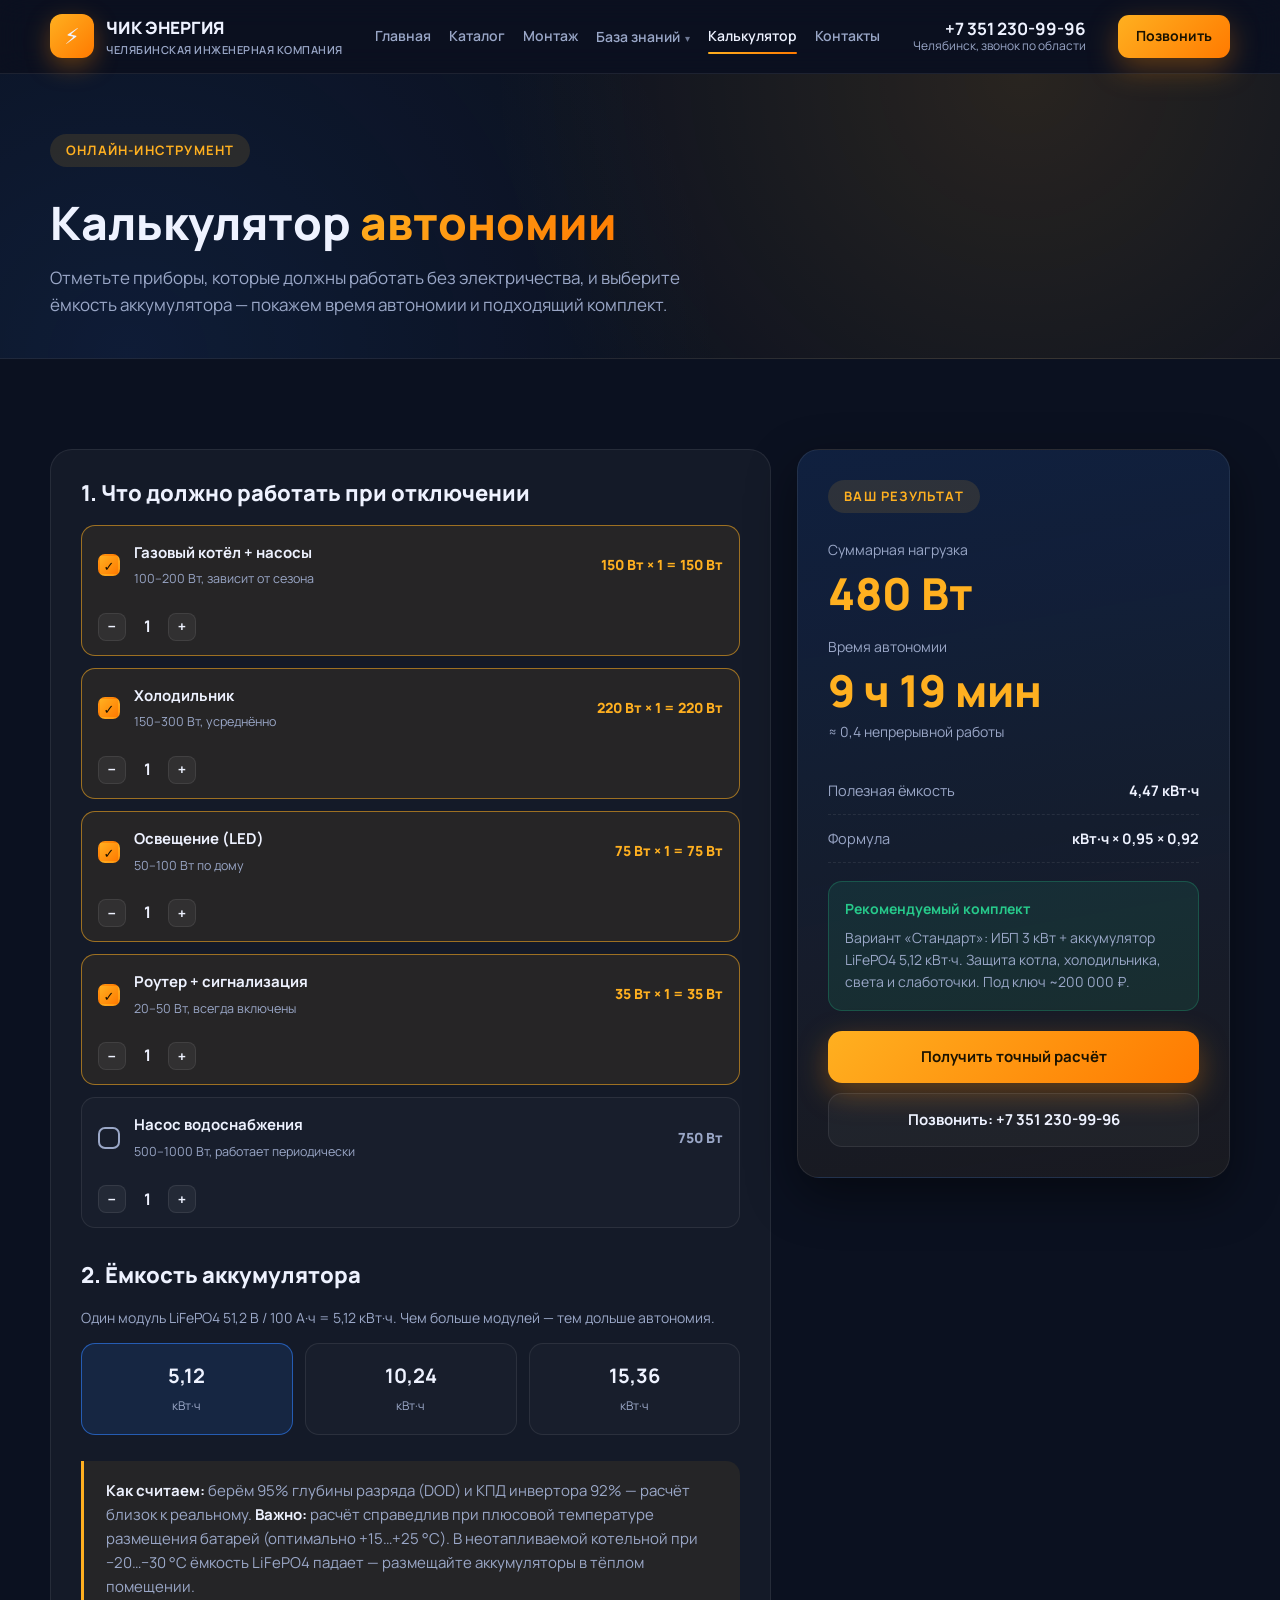
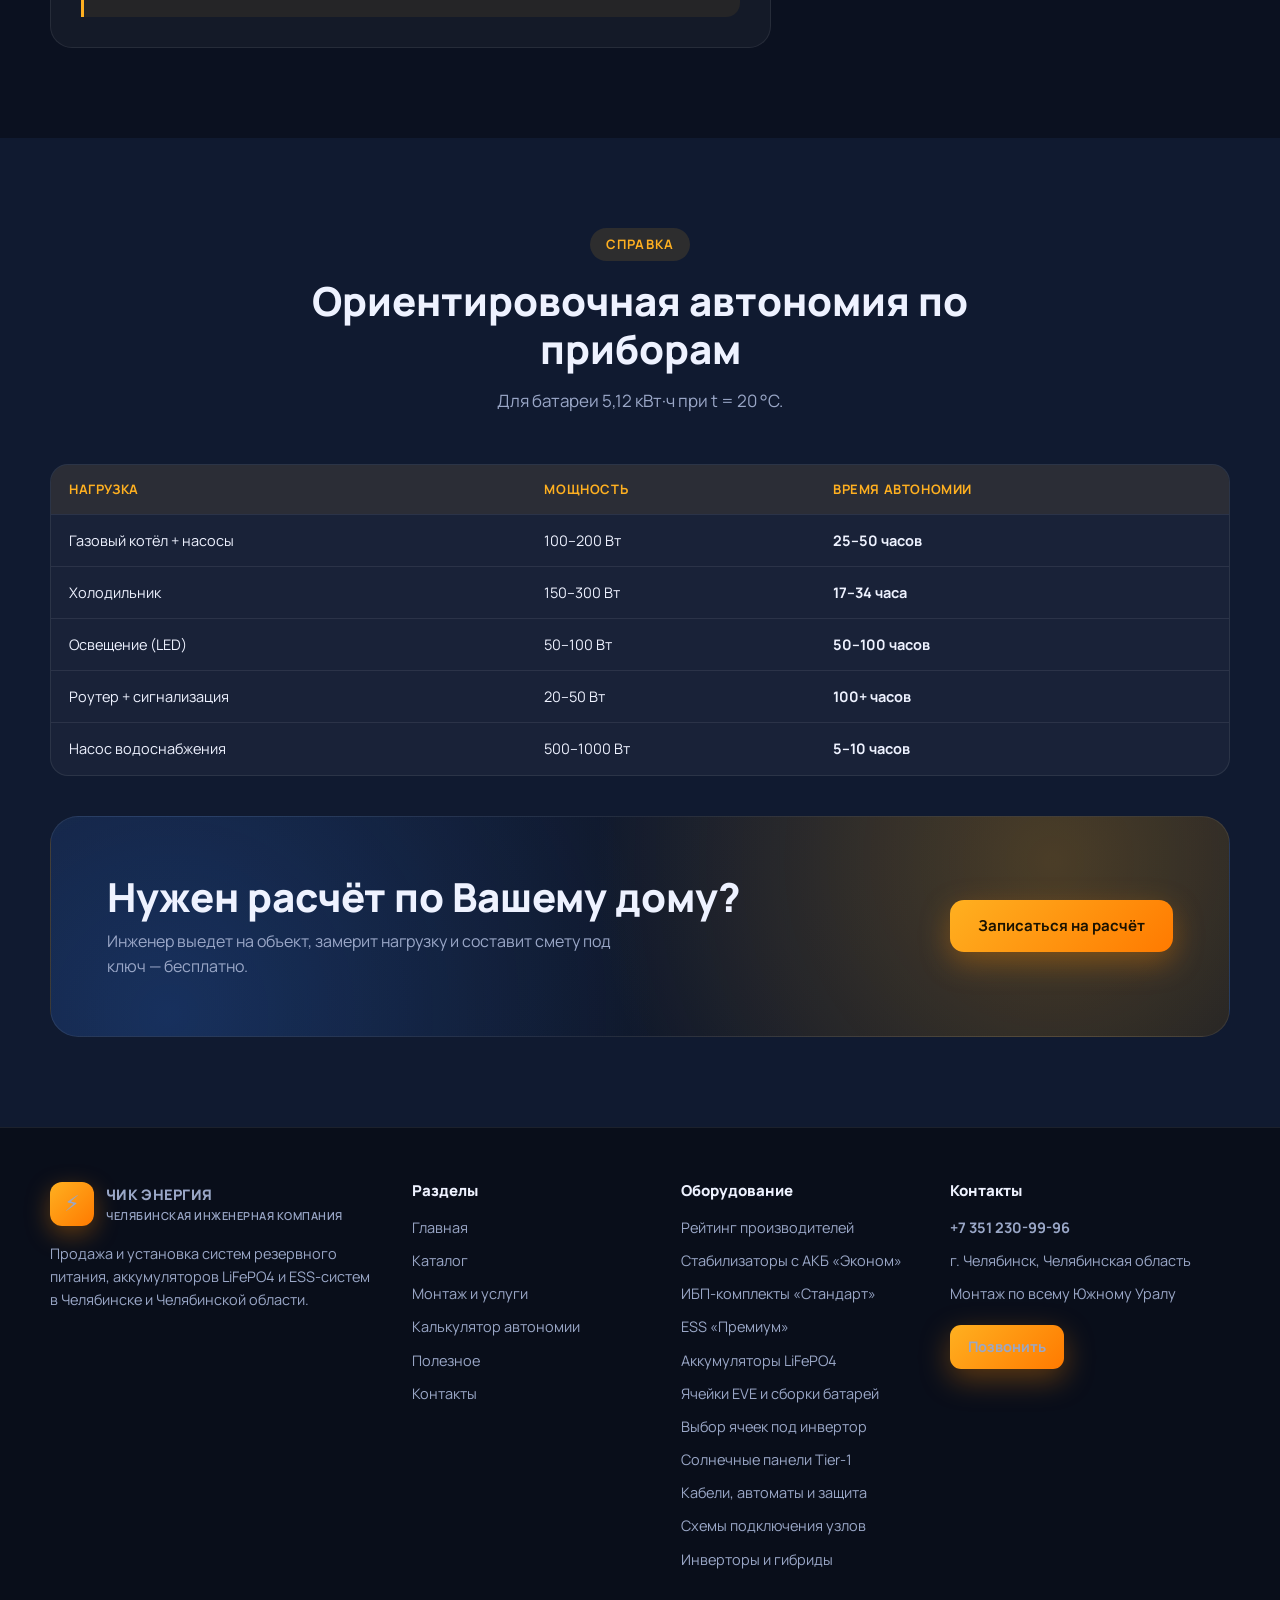
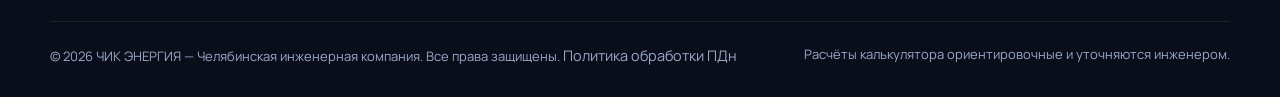
<file: calculator.html>
<!DOCTYPE html>
<html lang="ru">
<head>
  <meta charset="UTF-8">
  <meta name="viewport" content="width=device-width, initial-scale=1.0">
  <title>Калькулятор автономии — ЧИК ЭНЕРГИЯ</title>
  <meta name="description" content="Онлайн-калькулятор автономии: рассчитайте, сколько проработает аккумулятор LiFePO4 на Вашем объекте, и получите рекомендацию комплекта ИБП или ESS.">
  <link rel="icon" type="image/svg+xml" href="favicon.svg">
  <meta property="og:title" content="Калькулятор автономии — ЧИК ЭНЕРГИЯ">
  <meta property="og:description" content="Рассчитайте время автономии аккумулятора LiFePO4 для Вашего дома за 30 секунд.">
  <meta property="og:type" content="website">
  <meta property="og:url" content="https://morozzz174.github.io/chik-energy/calculator.html">
  <link rel="preconnect" href="https://fonts.googleapis.com">
  <link rel="preconnect" href="https://fonts.gstatic.com" crossorigin>
  <link href="https://fonts.googleapis.com/css2?family=Manrope:wght@400;600;700;800&display=swap" rel="stylesheet">
  <link rel="stylesheet" href="css/style.css">
</head>
<body>

  <header class="header">
    <div class="container header-inner">
      <a href="index.html" class="logo">
        <span class="logo-icon">⚡</span>
        <span>ЧИК ЭНЕРГИЯ<small>Челябинская инженерная компания</small></span>
      </a>
      <nav class="nav">
        <a href="index.html">Главная</a>
        <a href="catalog.html">Каталог</a>
        <a href="services.html">Монтаж</a>
        <div class="has-sub">
          <a href="#">База знаний <span class="caret">▾</span></a>
          <div class="sub">
            <a href="cells.html">Ячейки LiFePO4</a>
            <a href="cell-selection.html">Выбор ячеек</a>
            <a href="solar-panels.html">Солнечные панели</a>
            <a href="cables-safety.html">Кабели и защита</a>
            <a href="wiring.html">Схемы подключения</a>
            <a href="manufacturers.html">Рейтинг производителей инверторов</a>
          </div>
        </div>
        <a href="calculator.html" class="active">Калькулятор</a>
        <a href="contacts.html">Контакты</a>
      </nav>
      <a class="header-phone" href="tel:+73512309996">
        <strong>+7 351 230-99-96</strong>
        <span>Челябинск, звонок по области</span>
      </a>
      <a href="tel:+73512309996" class="btn btn-primary btn-sm">Позвонить</a>
      <button class="burger" aria-label="Меню"><span></span><span></span><span></span></button>
    </div>
  </header>

  <main>
    <section class="page-hero">
      <div class="container">
        <span class="eyebrow">Онлайн-инструмент</span>
        <h1>Калькулятор <span class="text-grad">автономии</span></h1>
        <p class="lead">Отметьте приборы, которые должны работать без электричества, и выберите ёмкость аккумулятора — покажем время автономии и подходящий комплект.</p>
      </div>
    </section>

    <section class="section">
      <div class="container calc" data-calc>
        <div class="calc-panel reveal">
          <h3>1. Что должно работать при отключении</h3>
          <div class="appliances" data-appliances></div>

          <h3 style="margin-top:34px">2. Ёмкость аккумулятора</h3>
          <p class="lead" style="font-size:14px;margin-bottom:14px">Один модуль LiFePO4 51,2 В / 100 А·ч = 5,12 кВт·ч. Чем больше модулей — тем дольше автономия.</p>
          <div class="battery-opts" data-battery></div>

          <div class="note-box" style="margin-top:26px">
            <b>Как считаем:</b> берём 95% глубины разряда (DOD) и КПД инвертора 92% — расчёт близок к реальному. <b>Важно:</b> расчёт справедлив при плюсовой температуре размещения батарей (оптимально +15…+25 °C). В неотапливаемой котельной при −20…−30 °C ёмкость LiFePO4 падает — размещайте аккумуляторы в тёплом помещении.
          </div>
        </div>

        <div class="result-card reveal">
          <span class="eyebrow">Ваш результат</span>
          <div style="color:var(--muted);font-size:14px;margin-top:10px">Суммарная нагрузка</div>
          <div class="big" data-out-power>—</div>

          <div style="color:var(--muted);font-size:14px;margin-top:18px">Время автономии</div>
          <div class="big" data-out-hours>—</div>
          <div style="color:var(--muted);font-size:14px;margin-top:6px">≈ <span data-out-days>—</span> непрерывной работы</div>

          <div class="mt-24">
            <div class="result-row"><span>Полезная ёмкость</span><b data-out-energy>—</b></div>
            <div class="result-row"><span>Формула</span><b>кВт·ч × 0,95 × 0,92</b></div>
          </div>

          <div class="reco">
            <b>Рекомендуемый комплект</b>
            <p data-out-reco>Отметьте приборы — покажем подходящий комплект.</p>
          </div>

          <a href="contacts.html" class="btn btn-primary btn-block" style="margin-top:20px">Получить точный расчёт</a>
          <a href="tel:+73512309996" class="btn btn-ghost btn-block" style="margin-top:10px">Позвонить: +7 351 230-99-96</a>
        </div>
      </div>
    </section>

    <section class="section" style="background:var(--bg-soft)">
      <div class="container">
        <div class="section-head reveal">
          <span class="eyebrow">Справка</span>
          <h2>Ориентировочная автономия по приборам</h2>
          <p class="lead">Для батареи 5,12 кВт·ч при t = 20 °C.</p>
        </div>
        <div class="table-wrap reveal">
          <table>
            <thead>
              <tr><th>Нагрузка</th><th>Мощность</th><th>Время автономии</th></tr>
            </thead>
            <tbody>
              <tr><td>Газовый котёл + насосы</td><td>100–200 Вт</td><td><strong>25–50 часов</strong></td></tr>
              <tr><td>Холодильник</td><td>150–300 Вт</td><td><strong>17–34 часа</strong></td></tr>
              <tr><td>Освещение (LED)</td><td>50–100 Вт</td><td><strong>50–100 часов</strong></td></tr>
              <tr><td>Роутер + сигнализация</td><td>20–50 Вт</td><td><strong>100+ часов</strong></td></tr>
              <tr><td>Насос водоснабжения</td><td>500–1000 Вт</td><td><strong>5–10 часов</strong></td></tr>
            </tbody>
          </table>
        </div>
        <div class="cta-band mt-40 reveal">
          <div>
            <h2>Нужен расчёт по Вашему дому?</h2>
            <p>Инженер выедет на объект, замерит нагрузку и составит смету под ключ — бесплатно.</p>
          </div>
          <a href="contacts.html" class="btn btn-primary">Записаться на расчёт</a>
        </div>
      </div>
    </section>
  </main>

  <footer class="footer">
    <div class="container">
      <div class="footer-grid">
        <div>
          <a href="index.html" class="logo" style="margin-bottom:16px">
            <span class="logo-icon">⚡</span>
            <span>ЧИК ЭНЕРГИЯ<small>Челябинская инженерная компания</small></span>
          </a>
          <p>Продажа и установка систем резервного питания, аккумуляторов LiFePO4 и ESS-систем в Челябинске и Челябинской области.</p>
        </div>
        <div>
          <h4>Разделы</h4>
          <ul>
            <li><a href="index.html">Главная</a></li>
            <li><a href="catalog.html">Каталог</a></li>
            <li><a href="services.html">Монтаж и услуги</a></li>
            <li><a href="calculator.html">Калькулятор автономии</a></li>
            <li><a href="useful.html">Полезное</a></li>
            <li><a href="contacts.html">Контакты</a></li>
          </ul>
        </div>
        <div>
          <h4>Оборудование</h4>
          <ul>
            <li><a href="manufacturers.html">Рейтинг производителей</a></li>
            <li><a href="econom.html">Стабилизаторы с АКБ «Эконом»</a></li>
            <li><a href="catalog.html#standart">ИБП-комплекты «Стандарт»</a></li>
            <li><a href="catalog.html#premium">ESS «Премиум»</a></li>
            <li><a href="catalog.html#accu">Аккумуляторы LiFePO4</a></li>
            <li><a href="cells.html">Ячейки EVE и сборки батарей</a></li>
            <li><a href="cell-selection.html">Выбор ячеек под инвертор</a></li>
            <li><a href="solar-panels.html">Солнечные панели Tier-1</a></li>
            <li><a href="cables-safety.html">Кабели, автоматы и защита</a></li>
            <li><a href="wiring.html">Схемы подключения узлов</a></li>
            <li><a href="catalog.html#inverters">Инверторы и гибриды</a></li>
          </ul>
        </div>
        <div>
          <h4>Контакты</h4>
          <ul>
            <li><a href="tel:+73512309996"><b>+7 351 230-99-96</b></a></li>
            <li>г. Челябинск, Челябинская область</li>
            <li>Монтаж по всему Южному Уралу</li>
          </ul>
          <a href="tel:+73512309996" class="btn btn-primary btn-sm" style="margin-top:10px">Позвонить</a>
        </div>
      </div>
      <div class="footer-bottom">
        <span>© 2026 ЧИК ЭНЕРГИЯ — Челябинская инженерная компания. Все права защищены. <a href="policy.html">Политика обработки ПДн</a></span>
        <span>Расчёты калькулятора ориентировочные и уточняются инженером.</span>
      </div>
    </div>
  </footer>

  <a href="tel:+73512309996" class="float-call">📞 Позвонить</a>

  <script src="js/main.js"></script>
  <script src="js/calculator.js"></script>
</body>
</html>
</file>
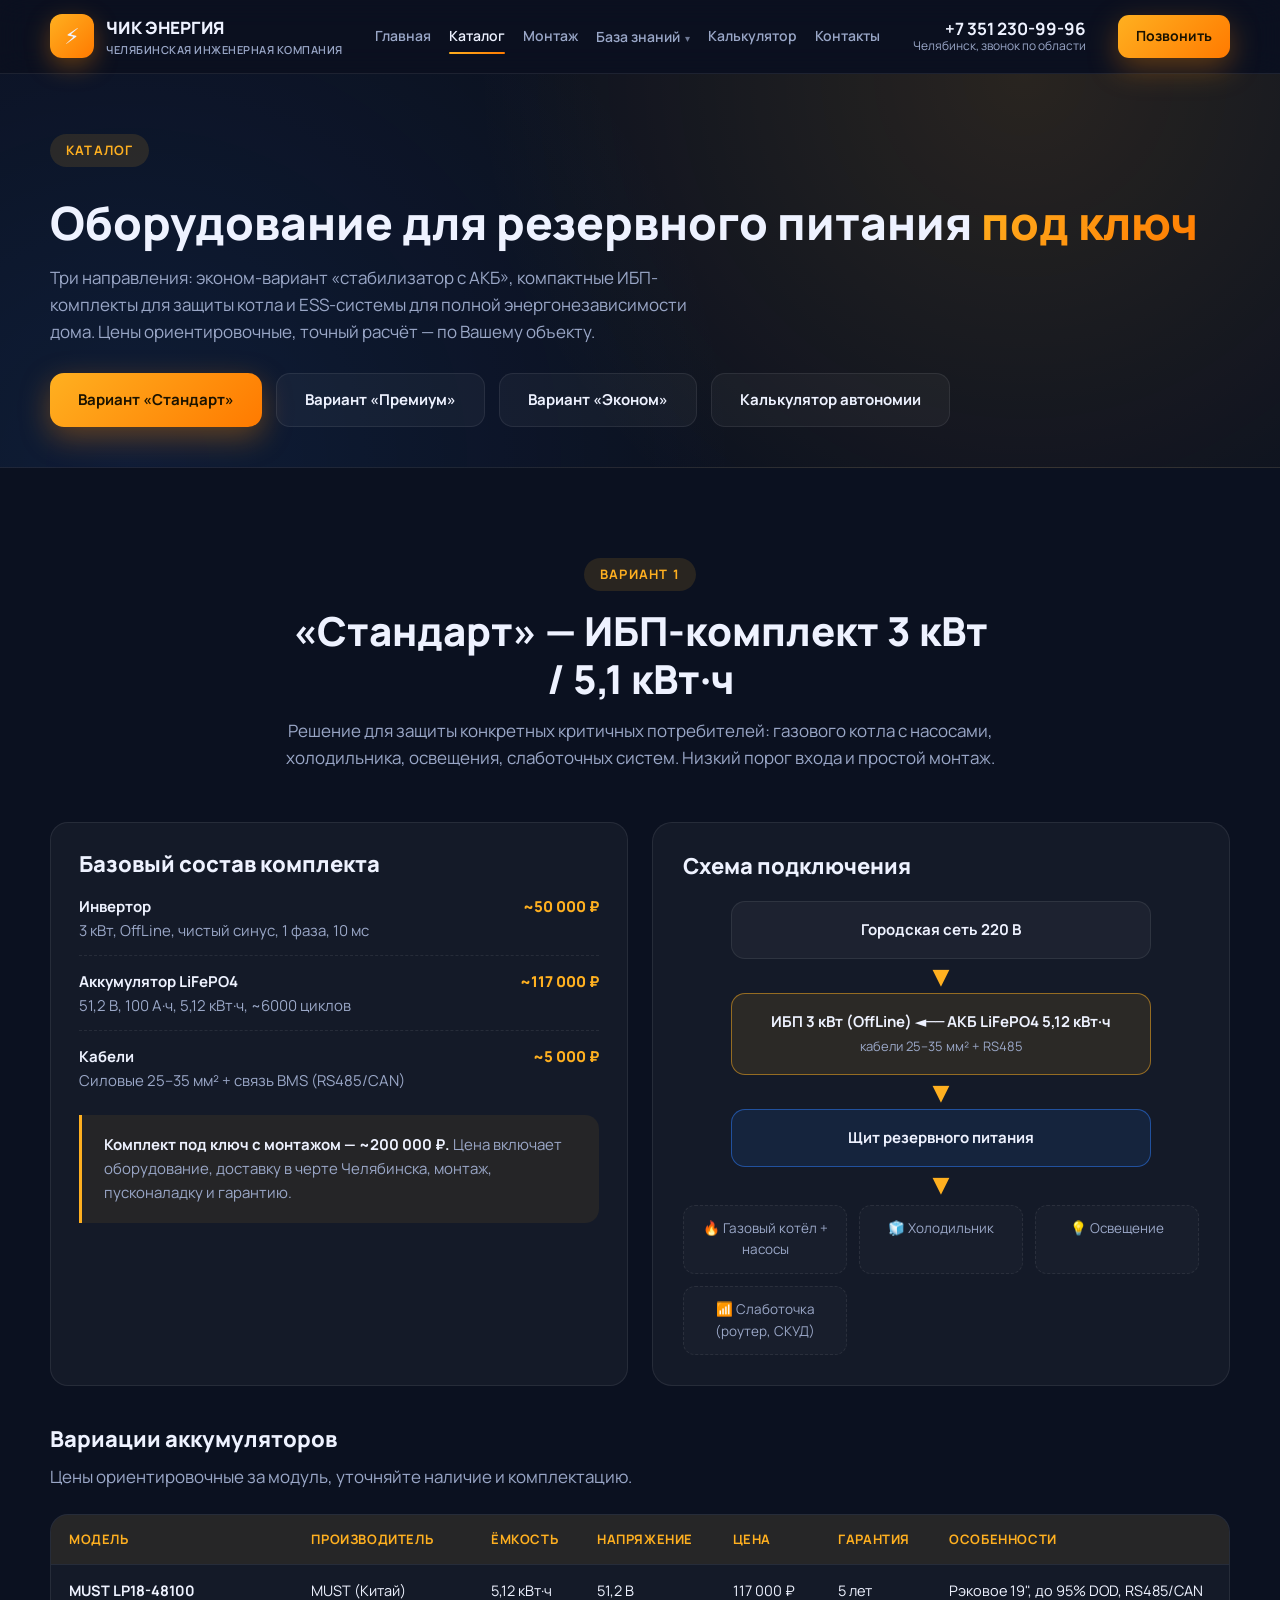
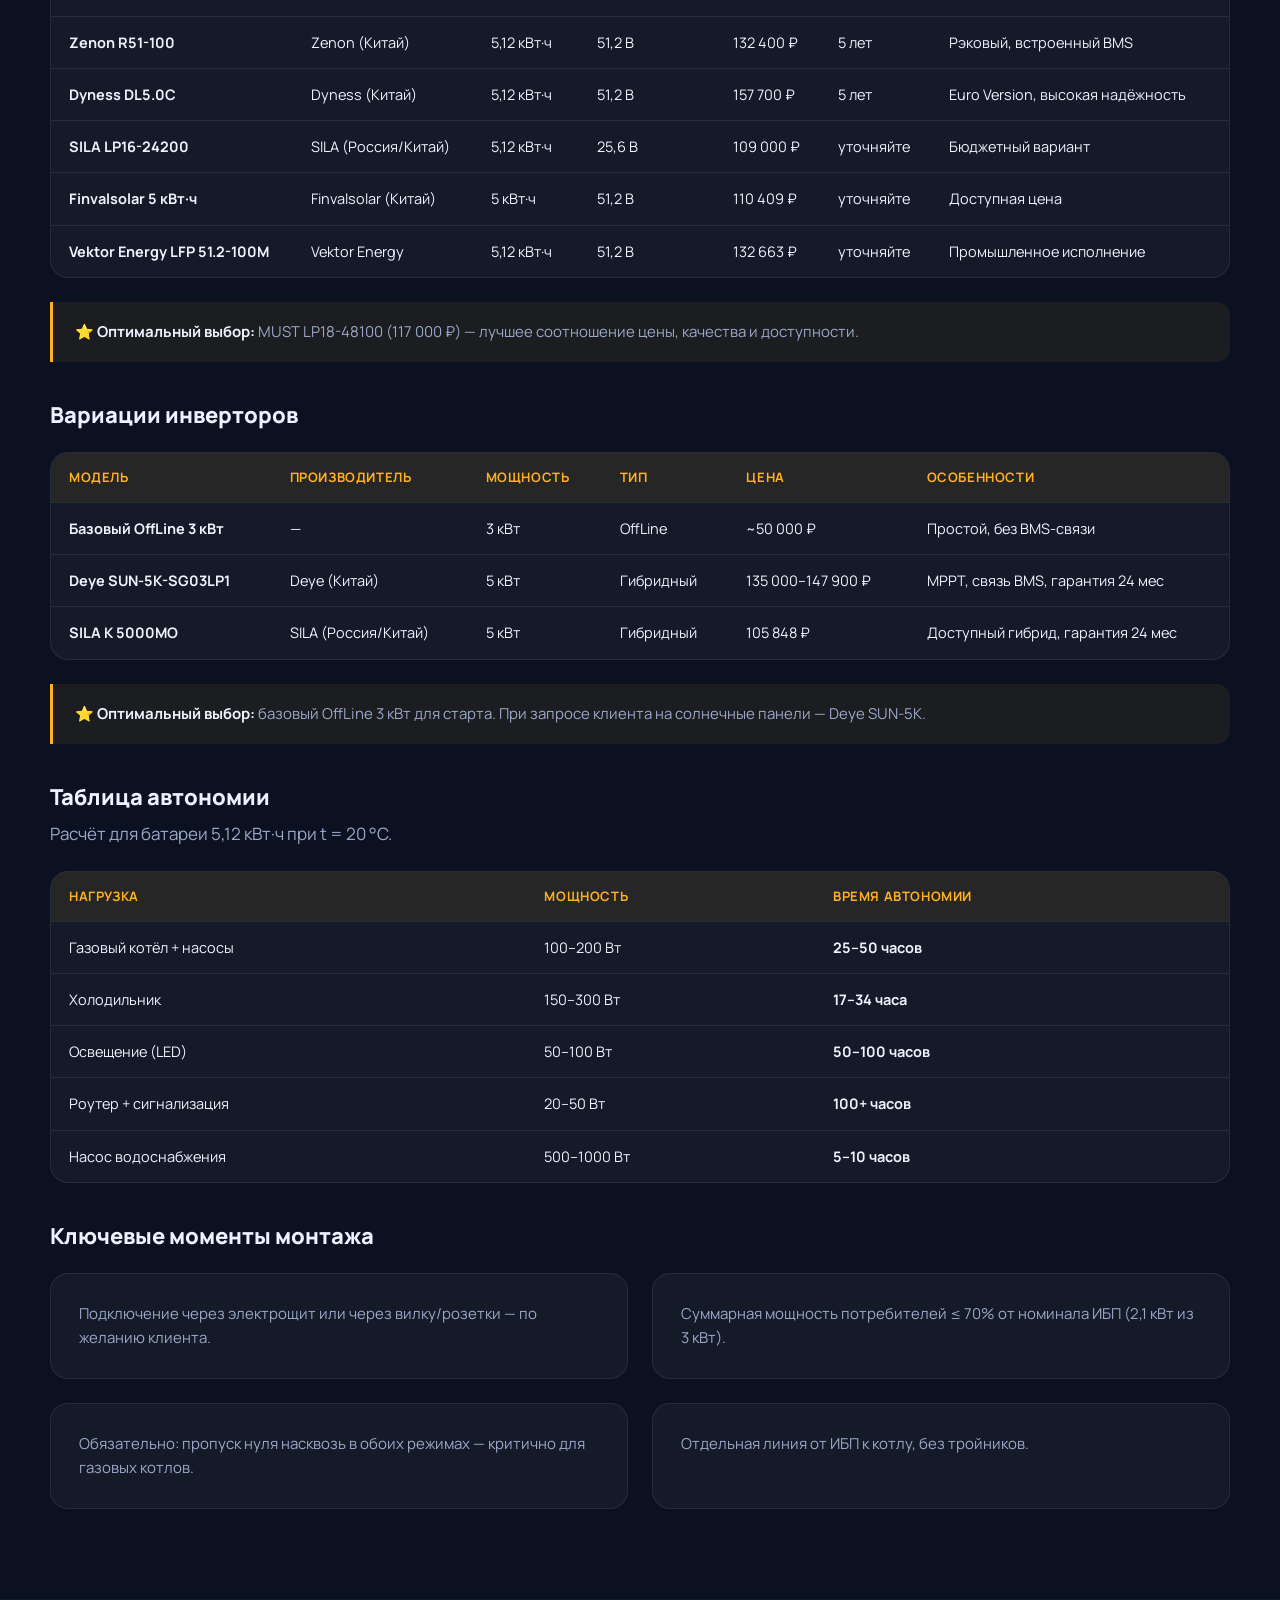
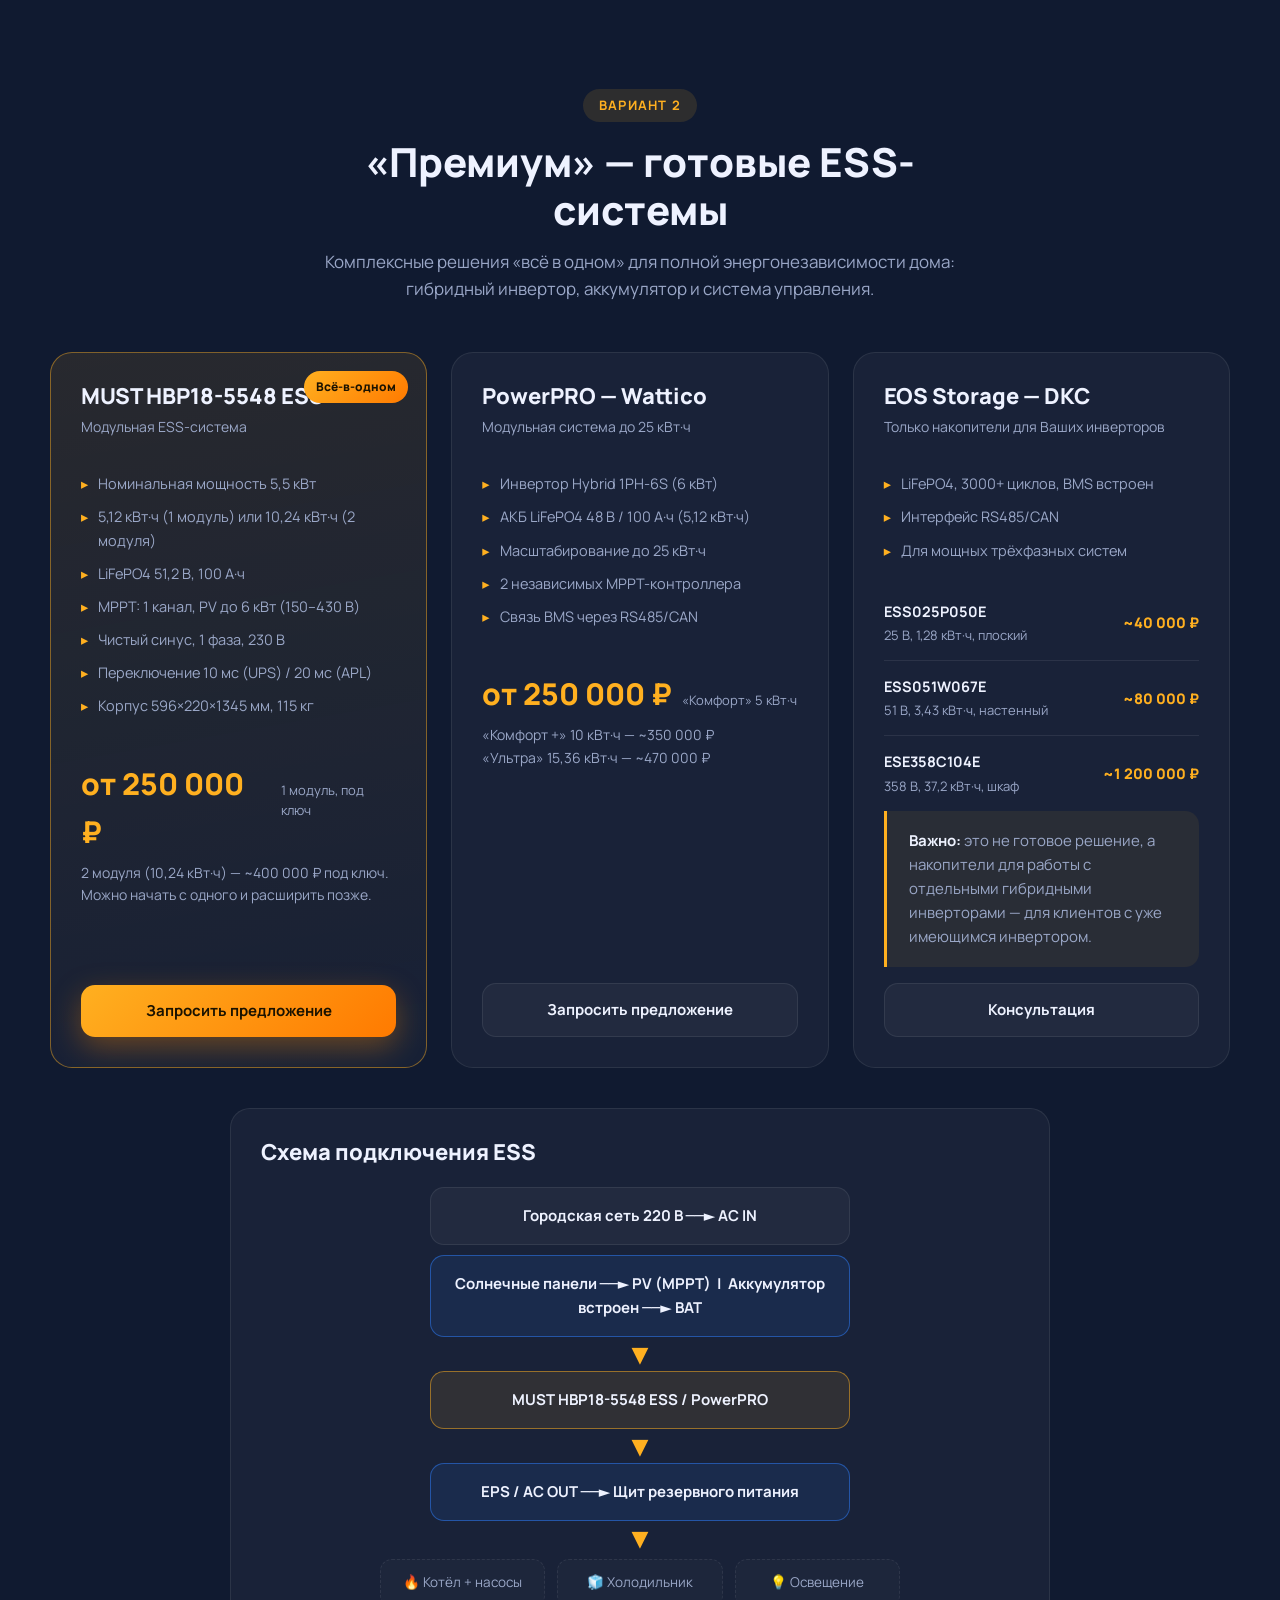
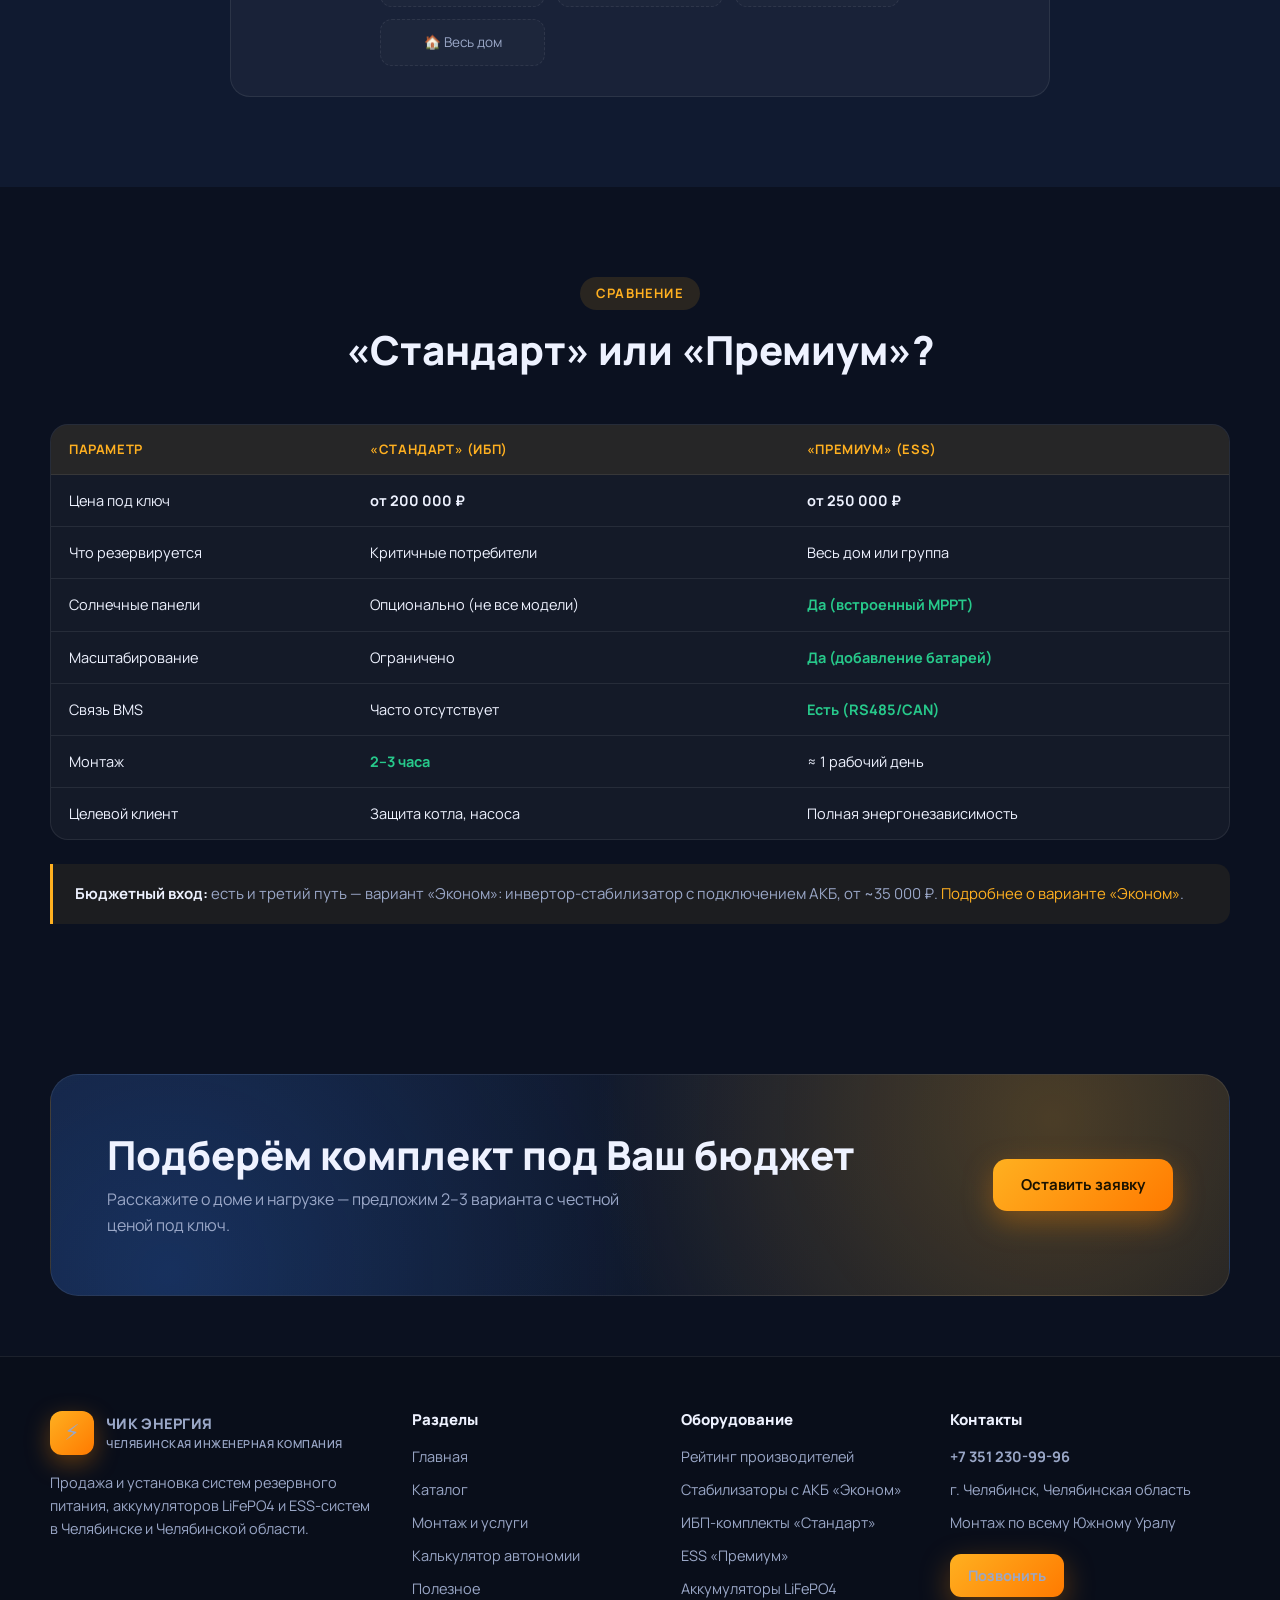
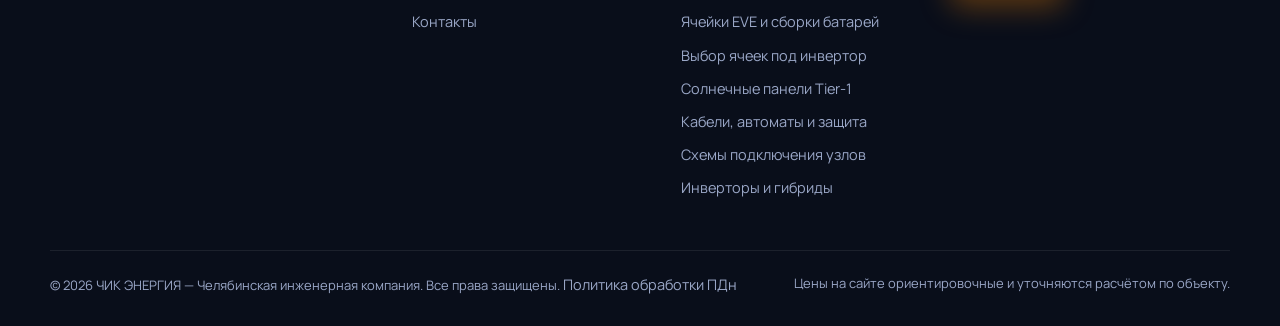
<file: catalog.html>
<!DOCTYPE html>
<html lang="ru">
<head>
  <meta charset="UTF-8">
  <meta name="viewport" content="width=device-width, initial-scale=1.0">
  <title>Каталог — ИБП, ESS и аккумуляторы LiFePO4 | ЧИК ЭНЕРГИЯ</title>
  <meta name="description" content="Каталог систем резервного питания: ИБП-комплекты «Стандарт», ESS-системы «Премиум», аккумуляторы LiFePO4 и инверторы с ценами и характеристиками.">
  <link rel="icon" type="image/svg+xml" href="favicon.svg">
  <meta property="og:title" content="Каталог — ИБП, ESS и аккумуляторы LiFePO4 | ЧИК ЭНЕРГИЯ">
  <meta property="og:description" content="ИБП-комплекты, ESS-системы MUST и PowerPRO, аккумуляторы LiFePO4 с ценами и характеристиками.">
  <meta property="og:type" content="website">
  <meta property="og:url" content="https://morozzz174.github.io/chik-energy/catalog.html">
  <link rel="preconnect" href="https://fonts.googleapis.com">
  <link rel="preconnect" href="https://fonts.gstatic.com" crossorigin>
  <link href="https://fonts.googleapis.com/css2?family=Manrope:wght@400;600;700;800&display=swap" rel="stylesheet">
  <link rel="stylesheet" href="css/style.css">
</head>
<body>

  <header class="header">
    <div class="container header-inner">
      <a href="index.html" class="logo">
        <span class="logo-icon">⚡</span>
        <span>ЧИК ЭНЕРГИЯ<small>Челябинская инженерная компания</small></span>
      </a>
      <nav class="nav">
        <a href="index.html">Главная</a>
        <a href="catalog.html" class="active">Каталог</a>
        <a href="services.html">Монтаж</a>
        <div class="has-sub">
          <a href="#">База знаний <span class="caret">▾</span></a>
          <div class="sub">
            <a href="cells.html">Ячейки LiFePO4</a>
            <a href="cell-selection.html">Выбор ячеек</a>
            <a href="solar-panels.html">Солнечные панели</a>
            <a href="cables-safety.html">Кабели и защита</a>
            <a href="wiring.html">Схемы подключения</a>
          </div>
        </div>
        <a href="calculator.html">Калькулятор</a>
        <a href="contacts.html">Контакты</a>
      </nav>
      <a class="header-phone" href="tel:+73512309996">
        <strong>+7 351 230-99-96</strong>
        <span>Челябинск, звонок по области</span>
      </a>
      <a href="tel:+73512309996" class="btn btn-primary btn-sm">Позвонить</a>
      <button class="burger" aria-label="Меню"><span></span><span></span><span></span></button>
    </div>
  </header>

  <main>
    <section class="page-hero">
      <div class="container">
        <span class="eyebrow">Каталог</span>
        <h1>Оборудование для резервного питания <span class="text-grad">под ключ</span></h1>
        <p class="lead">Три направления: эконом-вариант «стабилизатор с АКБ», компактные ИБП-комплекты для защиты котла и ESS-системы для полной энергонезависимости дома. Цены ориентировочные, точный расчёт — по Вашему объекту.</p>
        <div class="hero-actions" style="margin-top:28px;margin-bottom:0">
          <a href="#standart" class="btn btn-primary">Вариант «Стандарт»</a>
          <a href="#premium" class="btn btn-ghost">Вариант «Премиум»</a>
          <a href="econom.html" class="btn btn-ghost">Вариант «Эконом»</a>
          <a href="calculator.html" class="btn btn-ghost">Калькулятор автономии</a>
        </div>
      </div>
    </section>

    <section class="section" id="standart">
      <div class="container">
        <div class="section-head reveal">
          <span class="eyebrow">Вариант 1</span>
          <h2>«Стандарт» — ИБП-комплект 3 кВт / 5,1 кВт·ч</h2>
          <p class="lead">Решение для защиты конкретных критичных потребителей: газового котла с насосами, холодильника, освещения, слаботочных систем. Низкий порог входа и простой монтаж.</p>
        </div>

        <div class="grid-2 reveal">
          <div class="card">
            <h3>Базовый состав комплекта</h3>
            <ul style="display:grid;gap:14px;margin-top:18px">
              <li style="display:flex;justify-content:space-between;gap:12px;color:var(--muted);font-size:15px;border-bottom:1px dashed var(--card-border);padding-bottom:12px">
                <span><b style="color:var(--text)">Инвертор</b><br>3 кВт, OffLine, чистый синус, 1 фаза, 10 мс</span>
                <span style="color:var(--accent);font-weight:800;white-space:nowrap">~50 000 ₽</span>
              </li>
              <li style="display:flex;justify-content:space-between;gap:12px;color:var(--muted);font-size:15px;border-bottom:1px dashed var(--card-border);padding-bottom:12px">
                <span><b style="color:var(--text)">Аккумулятор LiFePO4</b><br>51,2 В, 100 А·ч, 5,12 кВт·ч, ~6000 циклов</span>
                <span style="color:var(--accent);font-weight:800;white-space:nowrap">~117 000 ₽</span>
              </li>
              <li style="display:flex;justify-content:space-between;gap:12px;color:var(--muted);font-size:15px">
                <span><b style="color:var(--text)">Кабели</b><br>Силовые 25–35 мм² + связь BMS (RS485/CAN)</span>
                <span style="color:var(--accent);font-weight:800;white-space:nowrap">~5 000 ₽</span>
              </li>
            </ul>
            <div class="note-box" style="margin-top:22px">
              <b>Комплект под ключ с монтажом — ~200 000 ₽.</b> Цена включает оборудование, доставку в черте Челябинска, монтаж, пусконаладку и гарантию.
            </div>
          </div>

          <div class="scheme">
            <h3 style="margin-bottom:22px">Схема подключения</h3>
            <div class="scheme-flow">
              <div class="scheme-node">Городская сеть 220 В</div>
              <div class="scheme-arrow">▼</div>
              <div class="scheme-node accent">ИБП 3 кВт (OffLine) ◄── АКБ LiFePO4 5,12 кВт·ч<br><span style="font-weight:400;color:var(--muted);font-size:13px">кабели 25–35 мм² + RS485</span></div>
              <div class="scheme-arrow">▼</div>
              <div class="scheme-node blue">Щит резервного питания</div>
              <div class="scheme-arrow">▼</div>
              <div class="scheme-branches">
                <div class="scheme-branch">🔥 Газовый котёл + насосы</div>
                <div class="scheme-branch">🧊 Холодильник</div>
                <div class="scheme-branch">💡 Освещение</div>
                <div class="scheme-branch">📶 Слаботочка (роутер, СКУД)</div>
              </div>
            </div>
          </div>
        </div>

        <h3 class="mt-40 reveal" id="accu">Вариации аккумуляторов</h3>
        <p class="lead reveal mb-0">Цены ориентировочные за модуль, уточняйте наличие и комплектацию.</p>
        <div class="table-wrap mt-24 reveal">
          <table>
            <thead>
              <tr><th>Модель</th><th>Производитель</th><th>Ёмкость</th><th>Напряжение</th><th>Цена</th><th>Гарантия</th><th>Особенности</th></tr>
            </thead>
            <tbody>
              <tr><td><strong>MUST LP18-48100</strong></td><td>MUST (Китай)</td><td>5,12 кВт·ч</td><td>51,2 В</td><td>117 000 ₽</td><td>5 лет</td><td>Рэковое 19", до 95% DOD, RS485/CAN</td></tr>
              <tr><td><strong>Zenon R51-100</strong></td><td>Zenon (Китай)</td><td>5,12 кВт·ч</td><td>51,2 В</td><td>132 400 ₽</td><td>5 лет</td><td>Рэковый, встроенный BMS</td></tr>
              <tr><td><strong>Dyness DL5.0C</strong></td><td>Dyness (Китай)</td><td>5,12 кВт·ч</td><td>51,2 В</td><td>157 700 ₽</td><td>5 лет</td><td>Euro Version, высокая надёжность</td></tr>
              <tr><td><strong>SILA LP16-24200</strong></td><td>SILA (Россия/Китай)</td><td>5,12 кВт·ч</td><td>25,6 В</td><td>109 000 ₽</td><td>уточняйте</td><td>Бюджетный вариант</td></tr>
              <tr><td><strong>Finvalsolar 5 кВт·ч</strong></td><td>Finvalsolar (Китай)</td><td>5 кВт·ч</td><td>51,2 В</td><td>110 409 ₽</td><td>уточняйте</td><td>Доступная цена</td></tr>
              <tr><td><strong>Vektor Energy LFP 51.2-100M</strong></td><td>Vektor Energy</td><td>5,12 кВт·ч</td><td>51,2 В</td><td>132 663 ₽</td><td>уточняйте</td><td>Промышленное исполнение</td></tr>
            </tbody>
          </table>
        </div>
        <div class="note-box mt-24 reveal"><b>⭐ Оптимальный выбор:</b> MUST LP18-48100 (117 000 ₽) — лучшее соотношение цены, качества и доступности.</div>

        <h3 class="mt-40 reveal" id="inverters">Вариации инверторов</h3>
        <div class="table-wrap mt-24 reveal">
          <table>
            <thead>
              <tr><th>Модель</th><th>Производитель</th><th>Мощность</th><th>Тип</th><th>Цена</th><th>Особенности</th></tr>
            </thead>
            <tbody>
              <tr><td><strong>Базовый OffLine 3 кВт</strong></td><td>—</td><td>3 кВт</td><td>OffLine</td><td>~50 000 ₽</td><td>Простой, без BMS-связи</td></tr>
              <tr><td><strong>Deye SUN-5K-SG03LP1</strong></td><td>Deye (Китай)</td><td>5 кВт</td><td>Гибридный</td><td>135 000–147 900 ₽</td><td>MPPT, связь BMS, гарантия 24 мес</td></tr>
              <tr><td><strong>SILA K 5000MO</strong></td><td>SILA (Россия/Китай)</td><td>5 кВт</td><td>Гибридный</td><td>105 848 ₽</td><td>Доступный гибрид, гарантия 24 мес</td></tr>
            </tbody>
          </table>
        </div>
        <div class="note-box mt-24 reveal"><b>⭐ Оптимальный выбор:</b> базовый OffLine 3 кВт для старта. При запросе клиента на солнечные панели — Deye SUN-5K.</div>

        <h3 class="mt-40 reveal">Таблица автономии</h3>
        <p class="lead reveal mb-0">Расчёт для батареи 5,12 кВт·ч при t = 20 °C.</p>
        <div class="table-wrap mt-24 reveal">
          <table>
            <thead>
              <tr><th>Нагрузка</th><th>Мощность</th><th>Время автономии</th></tr>
            </thead>
            <tbody>
              <tr><td>Газовый котёл + насосы</td><td>100–200 Вт</td><td><strong>25–50 часов</strong></td></tr>
              <tr><td>Холодильник</td><td>150–300 Вт</td><td><strong>17–34 часа</strong></td></tr>
              <tr><td>Освещение (LED)</td><td>50–100 Вт</td><td><strong>50–100 часов</strong></td></tr>
              <tr><td>Роутер + сигнализация</td><td>20–50 Вт</td><td><strong>100+ часов</strong></td></tr>
              <tr><td>Насос водоснабжения</td><td>500–1000 Вт</td><td><strong>5–10 часов</strong></td></tr>
            </tbody>
          </table>
        </div>

        <h3 class="mt-40 reveal">Ключевые моменты монтажа</h3>
        <div class="grid-2 mt-24">
          <div class="card reveal"><p>Подключение через электрощит или через вилку/розетки — по желанию клиента.</p></div>
          <div class="card reveal"><p>Суммарная мощность потребителей ≤ 70% от номинала ИБП (2,1 кВт из 3 кВт).</p></div>
          <div class="card reveal"><p>Обязательно: пропуск нуля насквозь в обоих режимах — критично для газовых котлов.</p></div>
          <div class="card reveal"><p>Отдельная линия от ИБП к котлу, без тройников.</p></div>
        </div>
      </div>
    </section>

    <section class="section" id="premium" style="background:var(--bg-soft)">
      <div class="container">
        <div class="section-head reveal">
          <span class="eyebrow">Вариант 2</span>
          <h2>«Премиум» — готовые ESS-системы</h2>
          <p class="lead">Комплексные решения «всё в одном» для полной энергонезависимости дома: гибридный инвертор, аккумулятор и система управления.</p>
        </div>

        <div class="grid-3">
          <div class="product featured reveal">
            <span class="tag">Всё-в-одном</span>
            <h3>MUST HBP18-5548 ESS</h3>
            <p class="sub">Модульная ESS-система</p>
            <ul>
              <li>Номинальная мощность 5,5 кВт</li>
              <li>5,12 кВт·ч (1 модуль) или 10,24 кВт·ч (2 модуля)</li>
              <li>LiFePO4 51,2 В, 100 А·ч</li>
              <li>MPPT: 1 канал, PV до 6 кВт (150–430 В)</li>
              <li>Чистый синус, 1 фаза, 230 В</li>
              <li>Переключение 10 мс (UPS) / 20 мс (APL)</li>
              <li>Корпус 596×220×1345 мм, 115 кг</li>
            </ul>
            <div class="price-row"><span class="price">от 250 000 ₽</span><span class="price-note">1 модуль, под ключ</span></div>
            <p class="sub">2 модуля (10,24 кВт·ч) — ~400 000 ₽ под ключ. Можно начать с одного и расширить позже.</p>
            <a href="contacts.html" class="btn btn-primary">Запросить предложение</a>
          </div>

          <div class="product reveal">
            <h3>PowerPRO — Wattico</h3>
            <p class="sub">Модульная система до 25 кВт·ч</p>
            <ul>
              <li>Инвертор Hybrid 1PH-6S (6 кВт)</li>
              <li>АКБ LiFePO4 48 В / 100 А·ч (5,12 кВт·ч)</li>
              <li>Масштабирование до 25 кВт·ч</li>
              <li>2 независимых MPPT-контроллера</li>
              <li>Связь BMS через RS485/CAN</li>
            </ul>
            <div class="price-row"><span class="price">от 250 000 ₽</span><span class="price-note">«Комфорт» 5 кВт·ч</span></div>
            <p class="sub">«Комфорт +» 10 кВт·ч — ~350 000 ₽<br>«Ультра» 15,36 кВт·ч — ~470 000 ₽</p>
            <a href="contacts.html" class="btn btn-ghost">Запросить предложение</a>
          </div>

          <div class="product reveal">
            <h3>EOS Storage — DKC</h3>
            <p class="sub">Только накопители для Ваших инверторов</p>
            <ul>
              <li>LiFePO4, 3000+ циклов, BMS встроен</li>
              <li>Интерфейс RS485/CAN</li>
              <li>Для мощных трёхфазных систем</li>
            </ul>
            <div class="table-wrap" style="border:0;background:none">
              <table style="min-width:0">
                <tbody>
                  <tr><td style="padding-left:0"><strong>ESS025P050E</strong><br><span style="color:var(--muted);font-size:13px">25 В, 1,28 кВт·ч, плоский</span></td><td style="text-align:right;padding-right:0;color:var(--accent);font-weight:800">~40 000 ₽</td></tr>
                  <tr><td style="padding-left:0"><strong>ESS051W067E</strong><br><span style="color:var(--muted);font-size:13px">51 В, 3,43 кВт·ч, настенный</span></td><td style="text-align:right;padding-right:0;color:var(--accent);font-weight:800">~80 000 ₽</td></tr>
                  <tr><td style="padding-left:0"><strong>ESE358C104E</strong><br><span style="color:var(--muted);font-size:13px">358 В, 37,2 кВт·ч, шкаф</span></td><td style="text-align:right;padding-right:0;color:var(--accent);font-weight:800">~1 200 000 ₽</td></tr>
                </tbody>
              </table>
            </div>
            <div class="note-box" style="margin-top:auto"><b>Важно:</b> это не готовое решение, а накопители для работы с отдельными гибридными инверторами — для клиентов с уже имеющимся инвертором.</div>
            <a href="contacts.html" class="btn btn-ghost" style="margin-top:16px">Консультация</a>
          </div>
        </div>

        <div class="scheme mt-40 reveal" style="max-width:820px;margin-inline:auto">
          <h3 style="margin-bottom:22px">Схема подключения ESS</h3>
          <div class="scheme-flow">
            <div class="scheme-node">Городская сеть 220 В ──► AC IN</div>
            <div class="scheme-node blue" style="margin-top:10px">Солнечные панели ──► PV (MPPT) &nbsp;|&nbsp; Аккумулятор встроен ──► BAT</div>
            <div class="scheme-arrow">▼</div>
            <div class="scheme-node accent">MUST HBP18-5548 ESS / PowerPRO</div>
            <div class="scheme-arrow">▼</div>
            <div class="scheme-node blue">EPS / AC OUT ──► Щит резервного питания</div>
            <div class="scheme-arrow">▼</div>
            <div class="scheme-branches">
              <div class="scheme-branch">🔥 Котёл + насосы</div>
              <div class="scheme-branch">🧊 Холодильник</div>
              <div class="scheme-branch">💡 Освещение</div>
              <div class="scheme-branch">🏠 Весь дом</div>
            </div>
          </div>
        </div>
      </div>
    </section>

    <section class="section compare">
      <div class="container">
        <div class="section-head reveal">
          <span class="eyebrow">Сравнение</span>
          <h2>«Стандарт» или «Премиум»?</h2>
        </div>
        <div class="table-wrap reveal">
          <table>
            <thead>
              <tr><th>Параметр</th><th>«Стандарт» (ИБП)</th><th>«Премиум» (ESS)</th></tr>
            </thead>
            <tbody>
              <tr><td>Цена под ключ</td><td><strong>от 200 000 ₽</strong></td><td><strong>от 250 000 ₽</strong></td></tr>
              <tr><td>Что резервируется</td><td>Критичные потребители</td><td>Весь дом или группа</td></tr>
              <tr><td>Солнечные панели</td><td>Опционально (не все модели)</td><td class="hl">Да (встроенный MPPT)</td></tr>
              <tr><td>Масштабирование</td><td>Ограничено</td><td class="hl">Да (добавление батарей)</td></tr>
              <tr><td>Связь BMS</td><td>Часто отсутствует</td><td class="hl">Есть (RS485/CAN)</td></tr>
              <tr><td>Монтаж</td><td class="hl">2–3 часа</td><td>≈ 1 рабочий день</td></tr>
              <tr><td>Целевой клиент</td><td>Защита котла, насоса</td><td>Полная энергонезависимость</td></tr>
            </tbody>
          </table>
        </div>
        <div class="note-box mt-24 reveal"><b>Бюджетный вход:</b> есть и третий путь — вариант «Эконом»: инвертор-стабилизатор с подключением АКБ, от ~35 000 ₽. <a href="econom.html" style="color:var(--accent)">Подробнее о варианте «Эконом»</a>.</div>
      </div>
    </section>

    <section class="section-tight">
      <div class="container">
        <div class="cta-band reveal">
          <div>
            <h2>Подберём комплект под Ваш бюджет</h2>
            <p>Расскажите о доме и нагрузке — предложим 2–3 варианта с честной ценой под ключ.</p>
          </div>
          <a href="contacts.html" class="btn btn-primary">Оставить заявку</a>
        </div>
      </div>
    </section>
  </main>

  <footer class="footer">
    <div class="container">
      <div class="footer-grid">
        <div>
          <a href="index.html" class="logo" style="margin-bottom:16px">
            <span class="logo-icon">⚡</span>
            <span>ЧИК ЭНЕРГИЯ<small>Челябинская инженерная компания</small></span>
          </a>
          <p>Продажа и установка систем резервного питания, аккумуляторов LiFePO4 и ESS-систем в Челябинске и Челябинской области.</p>
        </div>
        <div>
          <h4>Разделы</h4>
          <ul>
            <li><a href="index.html">Главная</a></li>
            <li><a href="catalog.html">Каталог</a></li>
            <li><a href="services.html">Монтаж и услуги</a></li>
            <li><a href="calculator.html">Калькулятор автономии</a></li>
            <li><a href="useful.html">Полезное</a></li>
            <li><a href="contacts.html">Контакты</a></li>
          </ul>
        </div>
        <div>
          <h4>Оборудование</h4>
          <ul>
            <li><a href="manufacturers.html">Рейтинг производителей</a></li>
            <li><a href="econom.html">Стабилизаторы с АКБ «Эконом»</a></li>
            <li><a href="catalog.html#standart">ИБП-комплекты «Стандарт»</a></li>
            <li><a href="catalog.html#premium">ESS «Премиум»</a></li>
            <li><a href="catalog.html#accu">Аккумуляторы LiFePO4</a></li>
            <li><a href="cells.html">Ячейки EVE и сборки батарей</a></li>
            <li><a href="cell-selection.html">Выбор ячеек под инвертор</a></li>
            <li><a href="solar-panels.html">Солнечные панели Tier-1</a></li>
            <li><a href="cables-safety.html">Кабели, автоматы и защита</a></li>
            <li><a href="wiring.html">Схемы подключения узлов</a></li>
            <li><a href="catalog.html#inverters">Инверторы и гибриды</a></li>
          </ul>
        </div>
        <div>
          <h4>Контакты</h4>
          <ul>
            <li><a href="tel:+73512309996"><b>+7 351 230-99-96</b></a></li>
            <li>г. Челябинск, Челябинская область</li>
            <li>Монтаж по всему Южному Уралу</li>
          </ul>
          <a href="tel:+73512309996" class="btn btn-primary btn-sm" style="margin-top:10px">Позвонить</a>
        </div>
      </div>
      <div class="footer-bottom">
        <span>© 2026 ЧИК ЭНЕРГИЯ — Челябинская инженерная компания. Все права защищены. <a href="policy.html">Политика обработки ПДн</a></span>
        <span>Цены на сайте ориентировочные и уточняются расчётом по объекту.</span>
      </div>
    </div>
  </footer>

  <a href="tel:+73512309996" class="float-call">📞 Позвонить</a>

  <script src="js/main.js"></script>
</body>
</html>
</file>
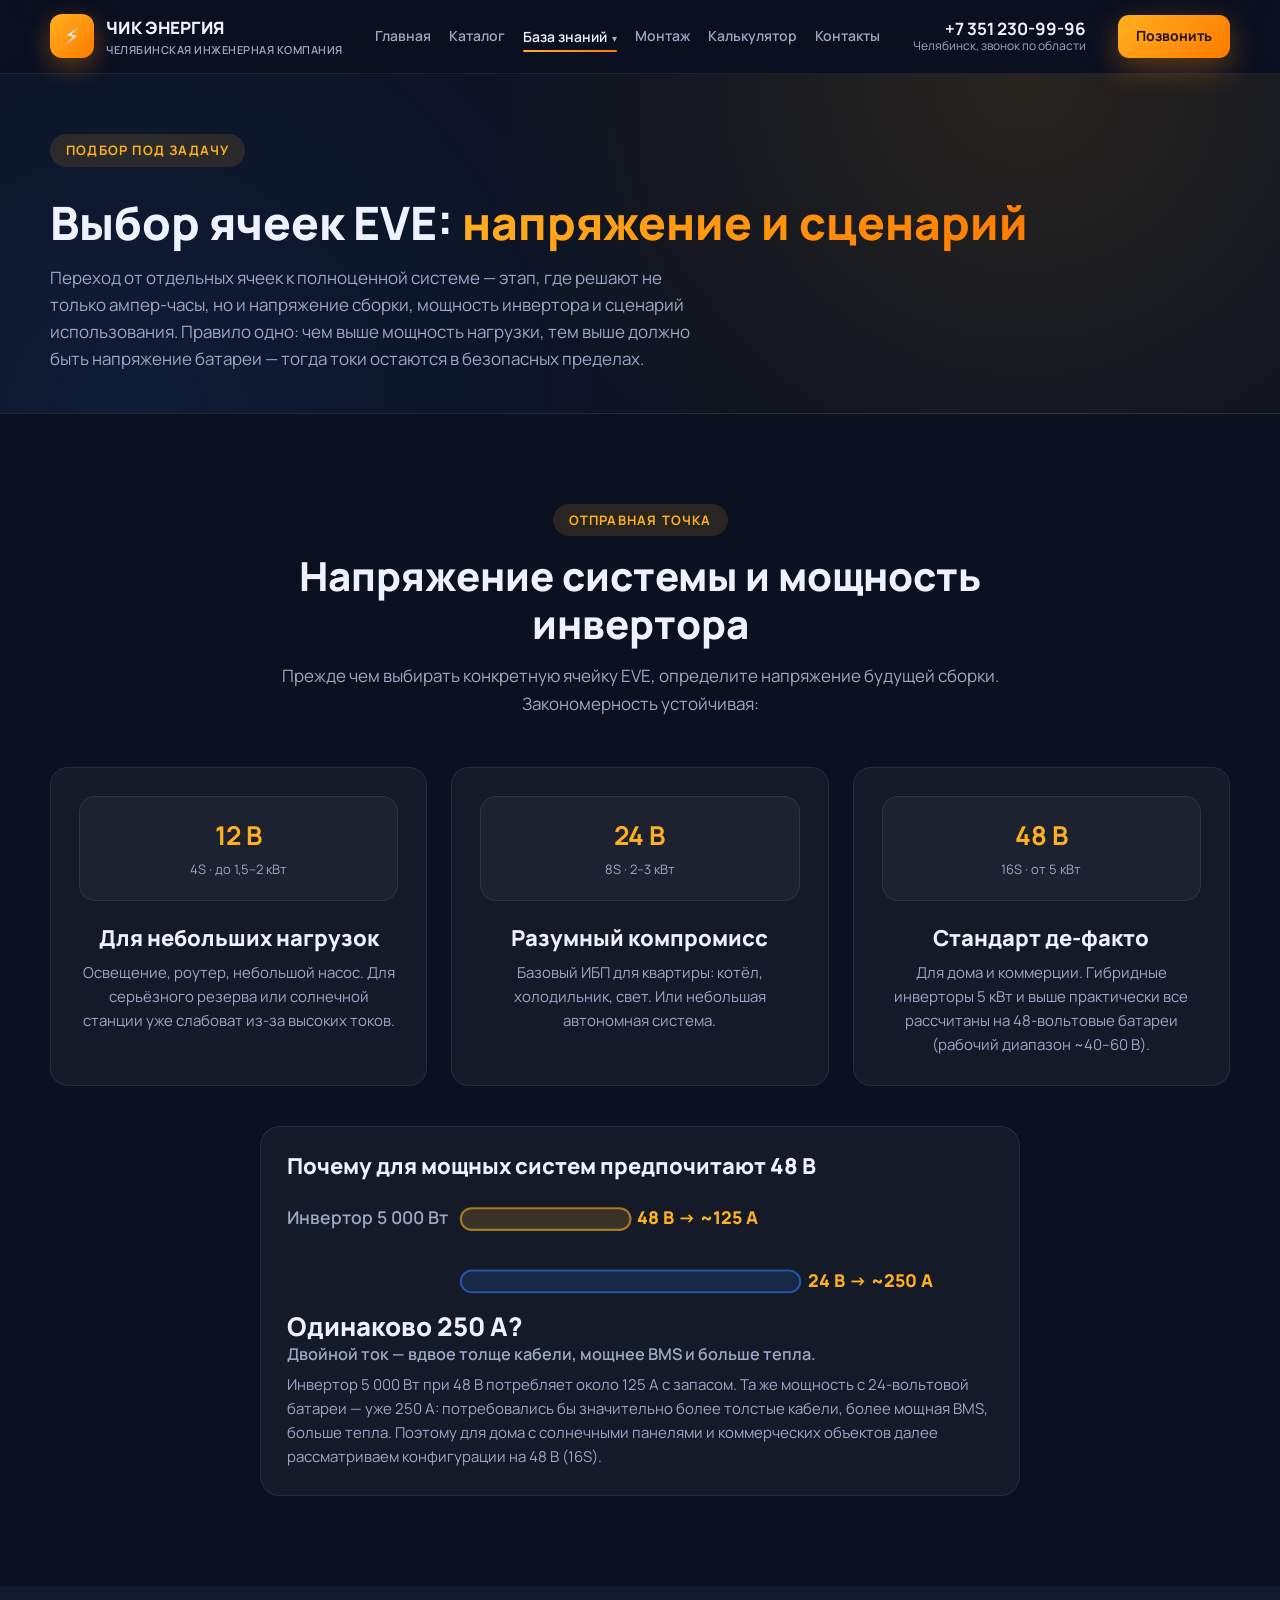
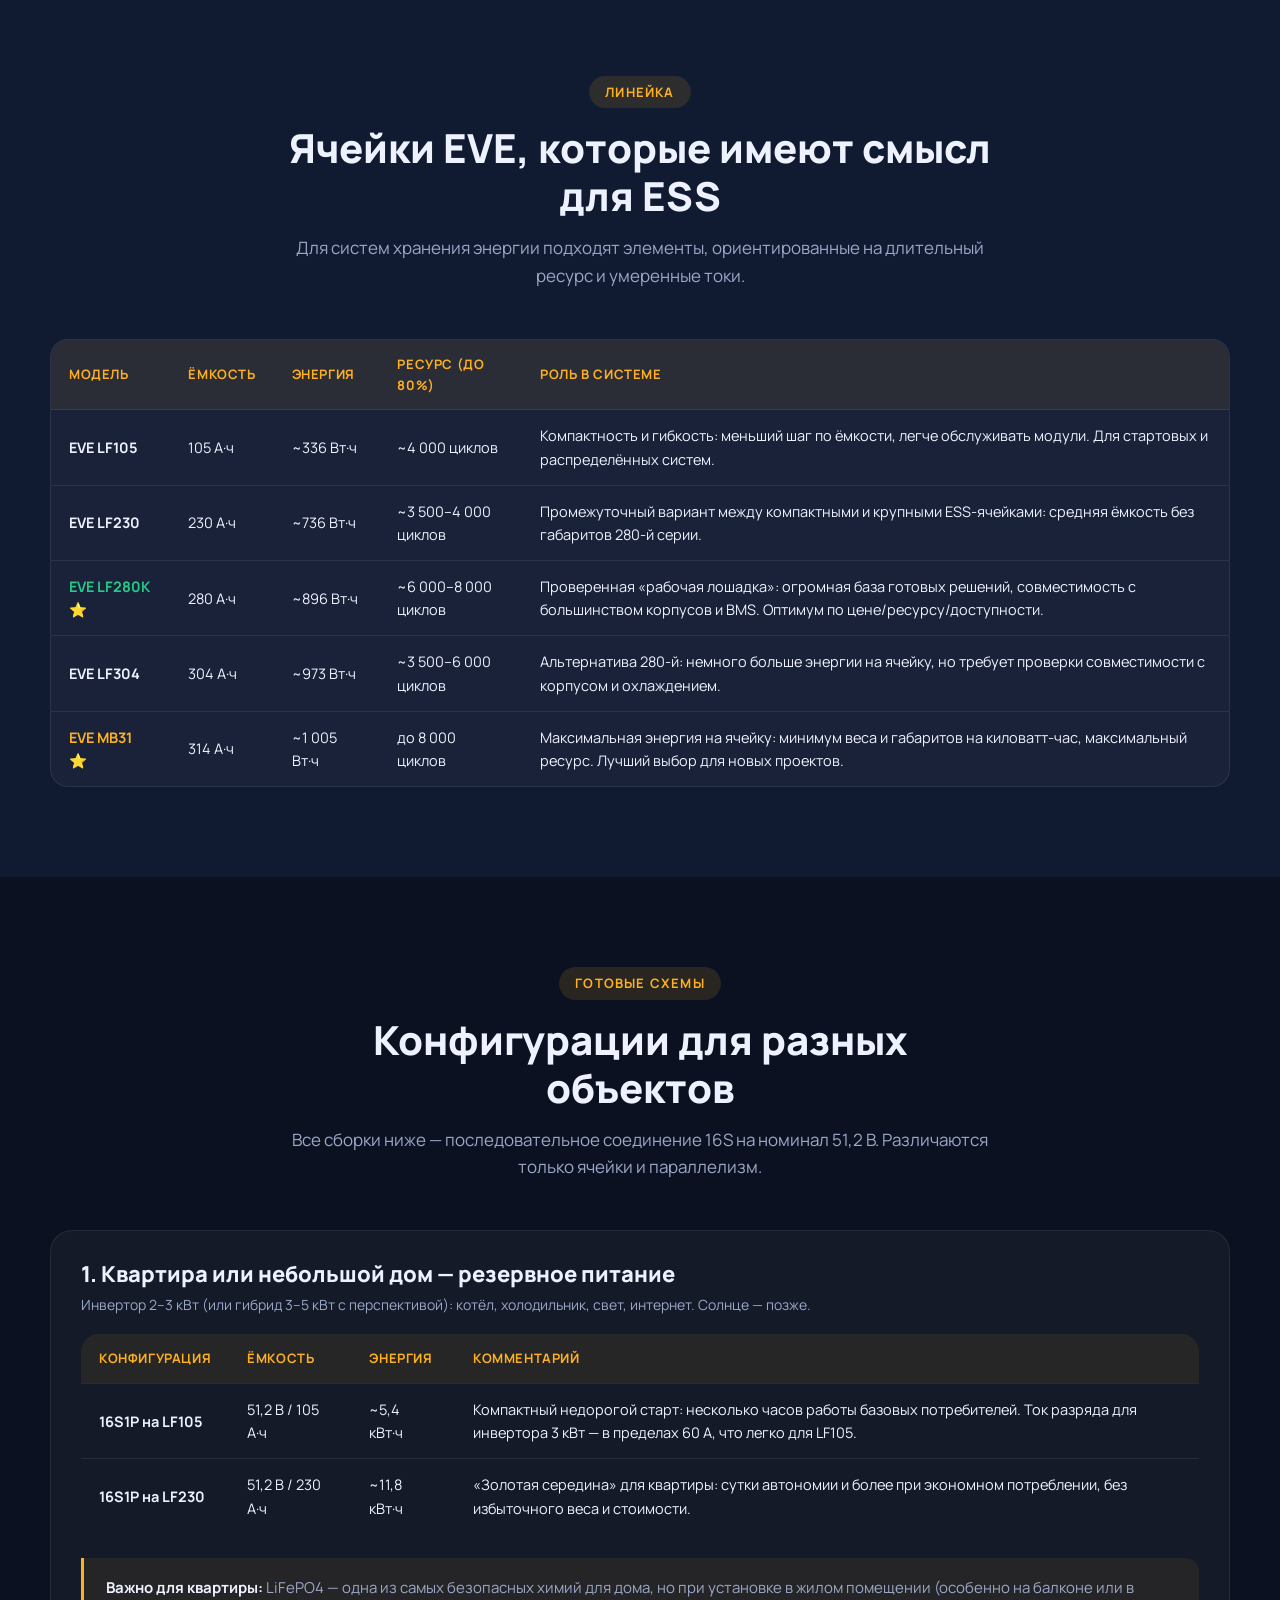
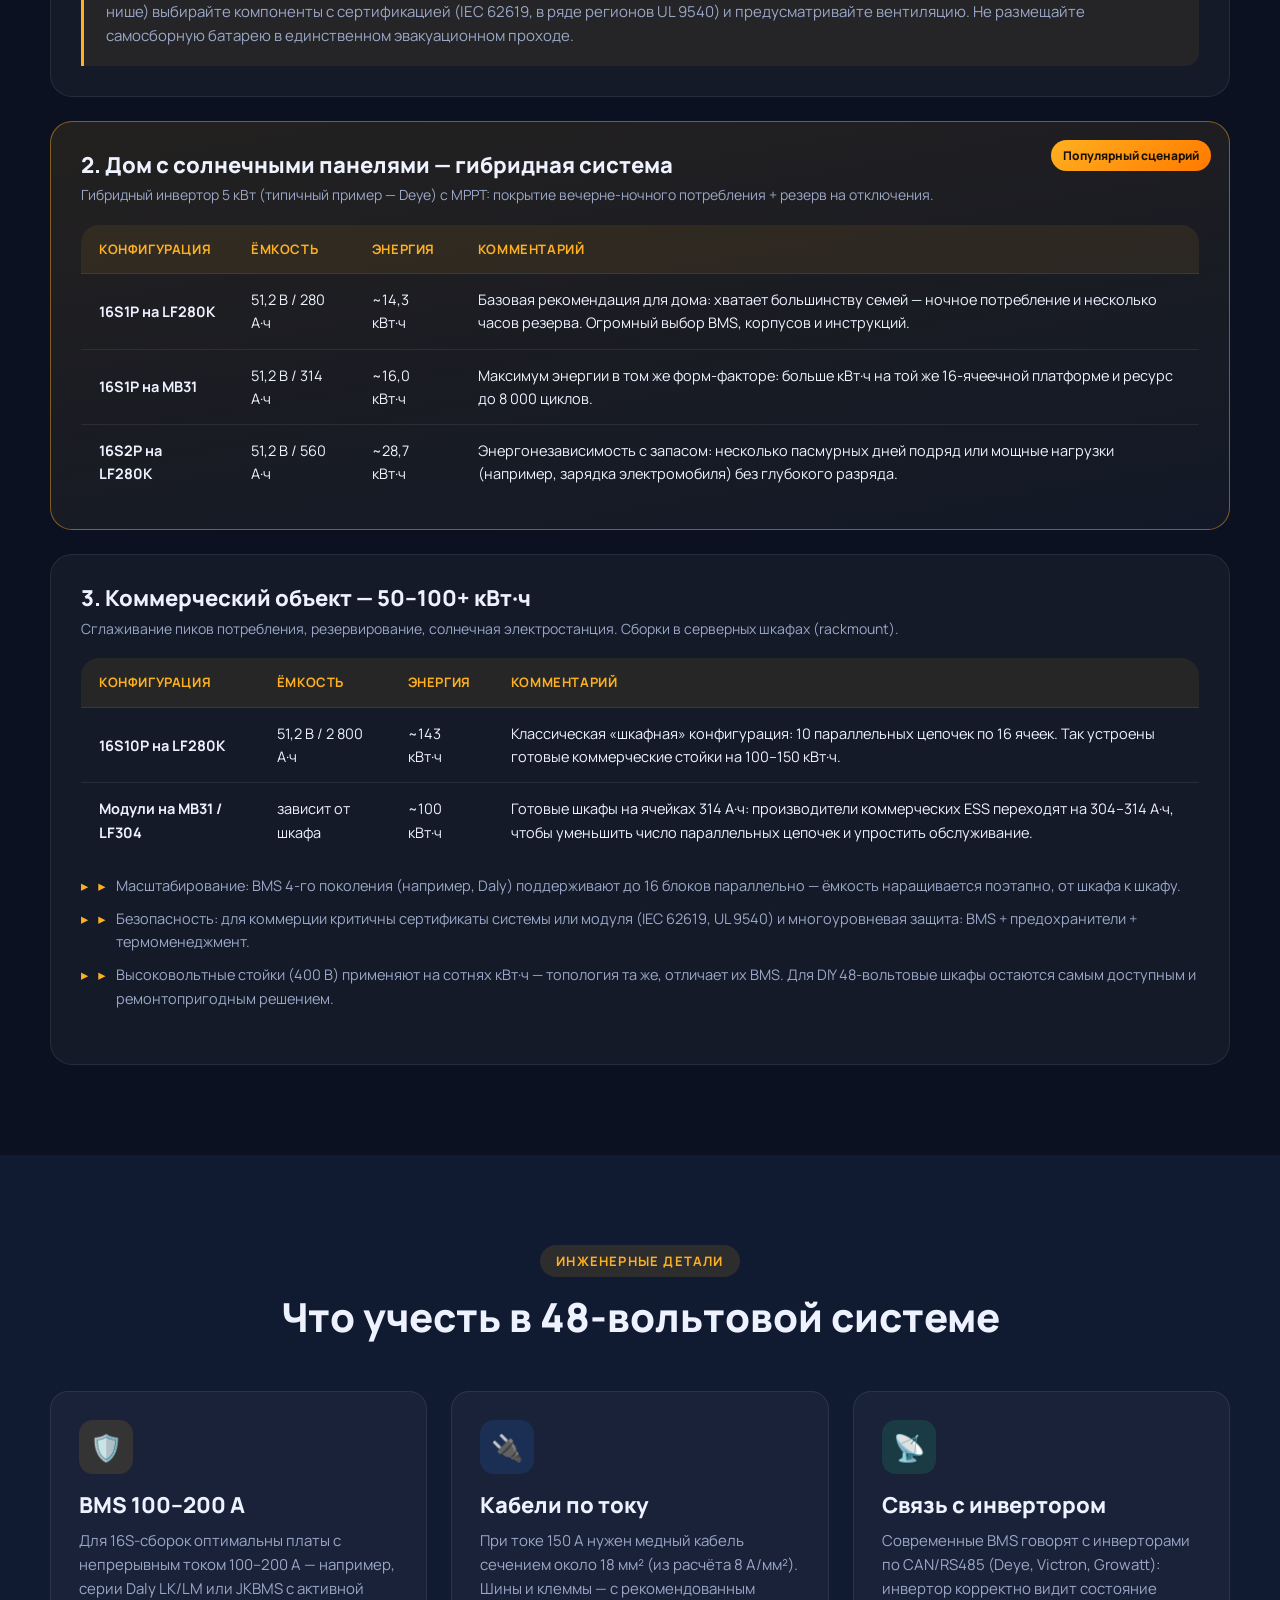
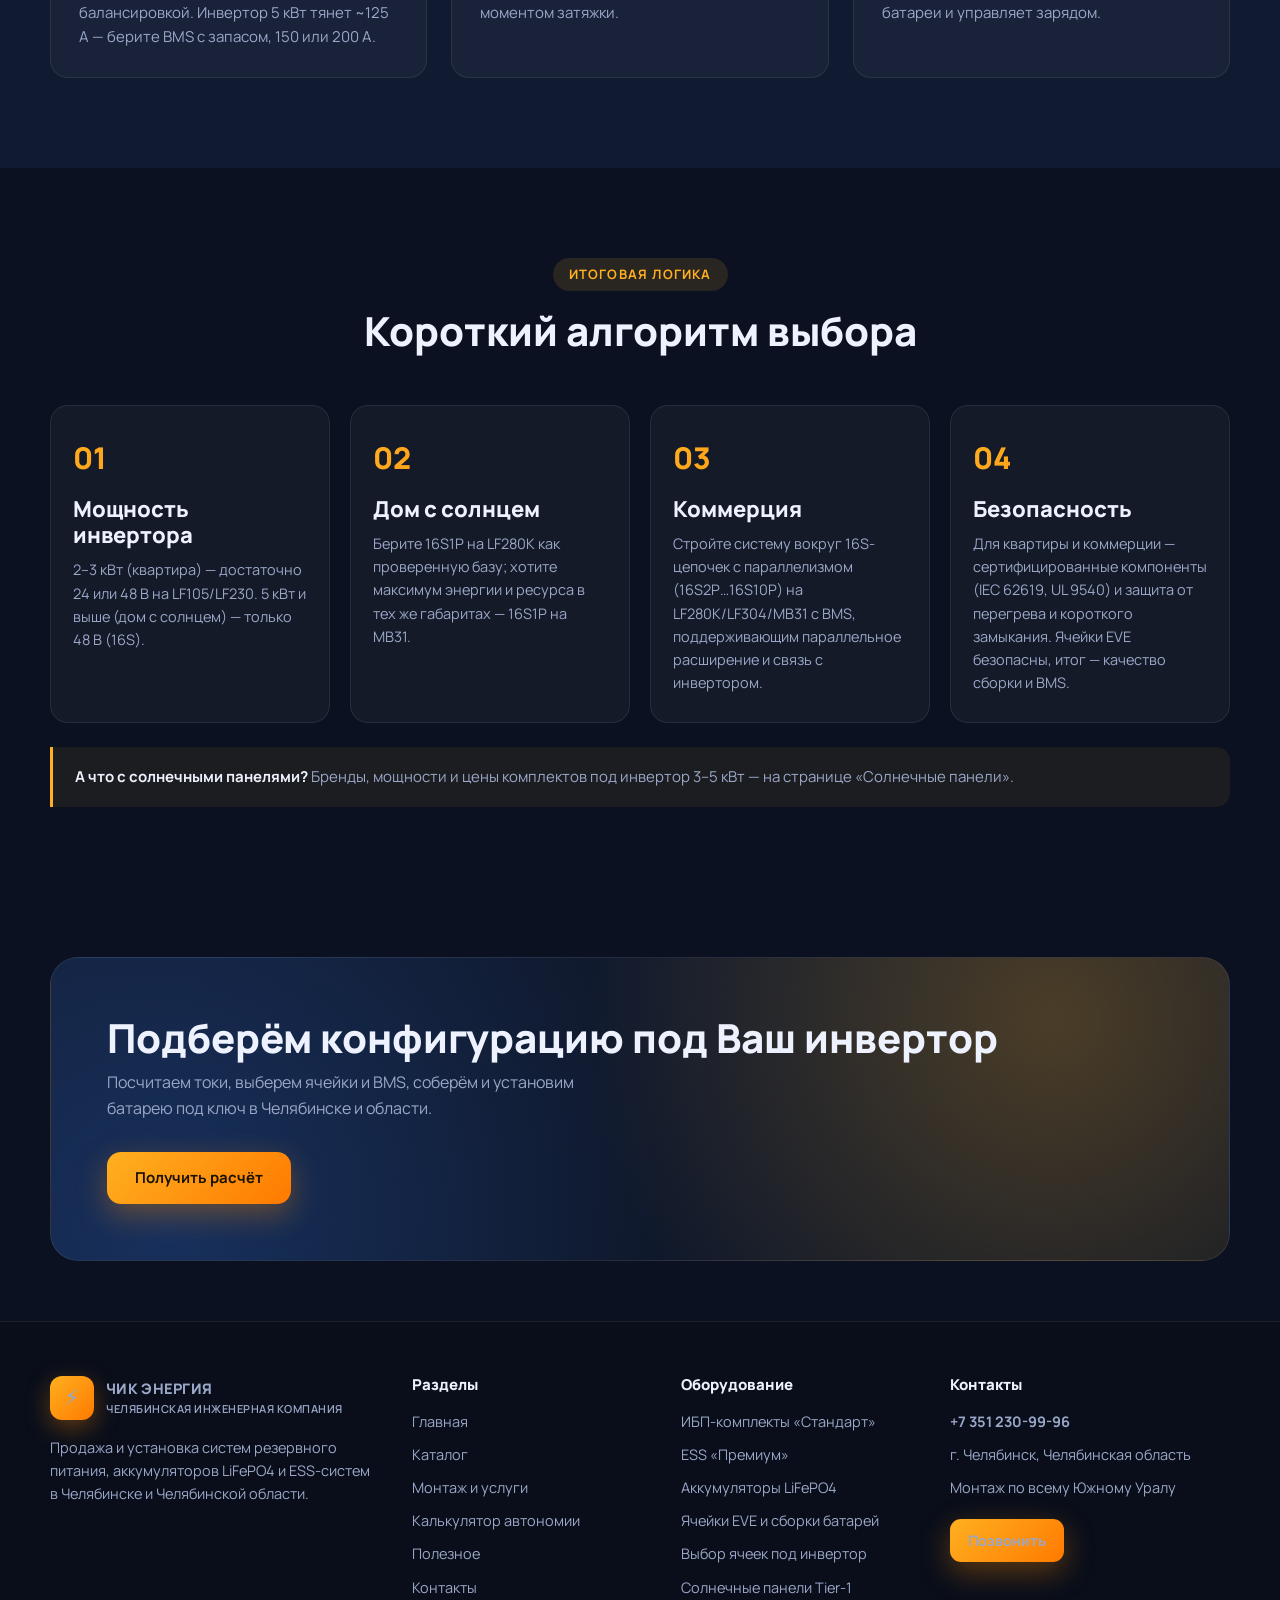
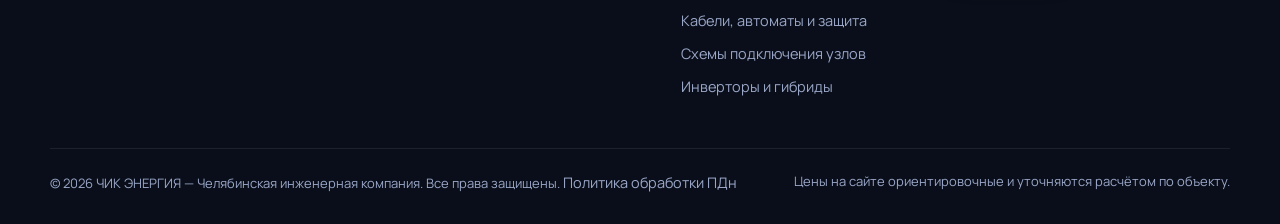
<file: cell-selection.html>
<!DOCTYPE html>
<html lang="ru">
<head>
  <meta charset="UTF-8">
  <meta name="viewport" content="width=device-width, initial-scale=1.0">
  <title>Выбор ячеек EVE LiFePO4: напряжение системы, инвертор и сценарий | ЧИК ЭНЕРГИЯ</title>
  <meta name="description" content="Как выбрать напряжение батарейной сборки (12/24/48 В) под мощность инвертора и ячейки EVE LiFePO4 (LF105, LF230, LF280K, LF304, MB31) под сценарий: квартира, дом с солнечными панелями, коммерческий объект. Готовые конфигурации 16S, токи, BMS и кабели.">
  <link rel="icon" type="image/svg+xml" href="favicon.svg">
  <meta property="og:title" content="Выбор ячеек EVE LiFePO4: напряжение системы и сценарий">
  <meta property="og:description" content="12/24/48 В под инвертор, сравнение LF105–MB31, готовые сборки 16S для квартиры, дома и коммерции.">
  <meta property="og:type" content="website">
  <meta property="og:url" content="https://morozzz174.github.io/chik-energy/cell-selection.html">
  <meta property="og:locale" content="ru_RU">
  <link rel="preconnect" href="https://fonts.googleapis.com">
  <link rel="preconnect" href="https://fonts.gstatic.com" crossorigin>
  <link href="https://fonts.googleapis.com/css2?family=Manrope:wght@400;600;700;800&display=swap" rel="stylesheet">
  <link rel="stylesheet" href="css/style.css">
</head>
<body>

  <header class="header">
    <div class="container header-inner">
      <a href="index.html" class="logo">
        <span class="logo-icon">⚡</span>
        <span>ЧИК ЭНЕРГИЯ<small>Челябинская инженерная компания</small></span>
      </a>
      <nav class="nav">
        <a href="index.html">Главная</a>
        <a href="catalog.html">Каталог</a>
        <div class="has-sub">
          <a href="#" class="active">База знаний <span class="caret">▾</span></a>
          <div class="sub">
            <a href="cells.html">Ячейки LiFePO4</a>
            <a href="cell-selection.html" class="active">Выбор ячеек</a>
            <a href="solar-panels.html">Солнечные панели</a>
            <a href="cables-safety.html">Кабели и защита</a>
            <a href="wiring.html">Схемы подключения</a>
          </div>
        </div>
        <a href="services.html">Монтаж</a>
        <a href="calculator.html">Калькулятор</a>
        <a href="contacts.html">Контакты</a>
      </nav>
      <a class="header-phone" href="tel:+73512309996">
        <strong>+7 351 230-99-96</strong>
        <span>Челябинск, звонок по области</span>
      </a>
      <a href="tel:+73512309996" class="btn btn-primary btn-sm">Позвонить</a>
      <button class="burger" aria-label="Меню"><span></span><span></span><span></span></button>
    </div>
  </header>

  <main>

    <section class="page-hero">
      <div class="container">
        <span class="eyebrow">Подбор под задачу</span>
        <h1>Выбор ячеек EVE: <span class="text-grad">напряжение и сценарий</span></h1>
        <p class="lead">Переход от отдельных ячеек к полноценной системе — этап, где решают не только ампер-часы, но и напряжение сборки, мощность инвертора и сценарий использования. Правило одно: чем выше мощность нагрузки, тем выше должно быть напряжение батареи — тогда токи остаются в безопасных пределах.</p>
      </div>
    </section>

    <section class="section" id="voltage-choice">
      <div class="container">
        <div class="section-head reveal">
          <span class="eyebrow">Отправная точка</span>
          <h2>Напряжение системы и мощность инвертора</h2>
          <p class="lead">Прежде чем выбирать конкретную ячейку EVE, определите напряжение будущей сборки. Закономерность устойчивая:</p>
        </div>
        <div class="grid-3">
          <div class="card volt-card reveal">
            <div class="stat"><b>12 В</b><span>4S · до 1,5–2 кВт</span></div>
            <h3 class="mt-24">Для небольших нагрузок</h3>
            <p>Освещение, роутер, небольшой насос. Для серьёзного резерва или солнечной станции уже слабоват из-за высоких токов.</p>
          </div>
          <div class="card volt-card reveal">
            <div class="stat"><b>24 В</b><span>8S · 2–3 кВт</span></div>
            <h3 class="mt-24">Разумный компромисс</h3>
            <p>Базовый ИБП для квартиры: котёл, холодильник, свет. Или небольшая автономная система.</p>
          </div>
          <div class="card volt-card reveal">
            <div class="stat"><b>48 В</b><span>16S · от 5 кВт</span></div>
            <h3 class="mt-24">Стандарт де-факто</h3>
            <p>Для дома и коммерции. Гибридные инверторы 5 кВт и выше практически все рассчитаны на 48-вольтовые батареи (рабочий диапазон ~40–60 В).</p>
          </div>
        </div>
        <div class="sp-panel mt-40 reveal" style="max-width:760px;margin-inline:auto">
          <h3>Почему для мощных систем предпочитают 48 В</h3>
          <div class="cells-figure">
            <svg class="cells-svg" viewBox="0 0 520 120" role="img" aria-label="Ток инвертора 5000 Вт: при 48 вольтах около 125 ампер, при 24 вольтах 250 ампер">
              <text x="0" y="18" font-size="13">Инвертор 5 000 Вт</text>
              <rect class="cell hot" x="128" y="6" width="125" height="16" rx="8"/>
              <text x="258" y="18" font-size="13" class="acc">48 В → ~125 А</text>
              <rect class="cell cool" x="128" y="52" width="250" height="16" rx="8"/>
              <text x="384" y="64" font-size="13" class="acc">24 В → ~250 А</text>
              <text x="0" y="100" font-size="12" class="big">Одинаково 250 А?</text>
              <text x="0" y="118" font-size="12">Двойной ток — вдвое толще кабели, мощнее BMS и больше тепла.</text>
            </svg>
          </div>
          <p>Инвертор 5 000 Вт при 48 В потребляет около 125 А с запасом. Та же мощность с 24-вольтовой батареи — уже 250 А: потребовались бы значительно более толстые кабели, более мощная BMS, больше тепла. Поэтому для дома с солнечными панелями и коммерческих объектов далее рассматриваем конфигурации на 48 В (16S).</p>
        </div>
      </div>
    </section>

    <section class="section" id="cells-ess" style="background:var(--bg-soft)">
      <div class="container">
        <div class="section-head reveal">
          <span class="eyebrow">Линейка</span>
          <h2>Ячейки EVE, которые имеют смысл для ESS</h2>
          <p class="lead">Для систем хранения энергии подходят элементы, ориентированные на длительный ресурс и умеренные токи.</p>
        </div>
        <div class="table-wrap reveal">
          <table>
            <thead>
              <tr><th>Модель</th><th>Ёмкость</th><th>Энергия</th><th>Ресурс (до 80%)</th><th>Роль в системе</th></tr>
            </thead>
            <tbody>
              <tr>
                <td><strong>EVE LF105</strong></td><td>105 А·ч</td><td>~336 Вт·ч</td><td>~4 000 циклов</td>
                <td>Компактность и гибкость: меньший шаг по ёмкости, легче обслуживать модули. Для стартовых и распределённых систем.</td>
              </tr>
              <tr>
                <td><strong>EVE LF230</strong></td><td>230 А·ч</td><td>~736 Вт·ч</td><td>~3 500–4 000 циклов</td>
                <td>Промежуточный вариант между компактными и крупными ESS-ячейками: средняя ёмкость без габаритов 280-й серии.</td>
              </tr>
              <tr>
                <td style="color:var(--green);font-weight:700">EVE LF280K ⭐</td><td>280 А·ч</td><td>~896 Вт·ч</td><td>~6 000–8 000 циклов</td>
                <td>Проверенная «рабочая лошадка»: огромная база готовых решений, совместимость с большинством корпусов и BMS. Оптимум по цене/ресурсу/доступности.</td>
              </tr>
              <tr>
                <td><strong>EVE LF304</strong></td><td>304 А·ч</td><td>~973 Вт·ч</td><td>~3 500–6 000 циклов</td>
                <td>Альтернатива 280-й: немного больше энергии на ячейку, но требует проверки совместимости с корпусом и охлаждением.</td>
              </tr>
              <tr>
                <td style="color:var(--accent);font-weight:700">EVE MB31 ⭐</td><td>314 А·ч</td><td>~1 005 Вт·ч</td><td>до 8 000 циклов</td>
                <td>Максимальная энергия на ячейку: минимум веса и габаритов на киловатт-час, максимальный ресурс. Лучший выбор для новых проектов.</td>
              </tr>
            </tbody>
          </table>
        </div>
      </div>
    </section>

    <section class="section" id="scenarios">
      <div class="container">
        <div class="section-head reveal">
          <span class="eyebrow">Готовые схемы</span>
          <h2>Конфигурации для разных объектов</h2>
          <p class="lead">Все сборки ниже — последовательное соединение 16S на номинал 51,2 В. Различаются только ячейки и параллелизм.</p>
        </div>

        <div class="product reveal">
          <h3>1. Квартира или небольшой дом — резервное питание</h3>
          <p class="sub">Инвертор 2–3 кВт (или гибрид 3–5 кВт с перспективой): котёл, холодильник, свет, интернет. Солнце — позже.</p>
          <div class="table-wrap" style="background:transparent;border:0">
            <table>
              <thead><tr><th>Конфигурация</th><th>Ёмкость</th><th>Энергия</th><th>Комментарий</th></tr></thead>
              <tbody>
                <tr>
                  <td><strong>16S1P на LF105</strong></td><td>51,2 В / 105 А·ч</td><td>~5,4 кВт·ч</td>
                  <td>Компактный недорогой старт: несколько часов работы базовых потребителей. Ток разряда для инвертора 3 кВт — в пределах 60 А, что легко для LF105.</td>
                </tr>
                <tr>
                  <td><strong>16S1P на LF230</strong></td><td>51,2 В / 230 А·ч</td><td>~11,8 кВт·ч</td>
                  <td>«Золотая середина» для квартиры: сутки автономии и более при экономном потреблении, без избыточного веса и стоимости.</td>
                </tr>
              </tbody>
            </table>
          </div>
          <div class="note-box mt-24">
            <b>Важно для квартиры:</b> LiFePO4 — одна из самых безопасных химий для дома, но при установке в жилом помещении (особенно на балконе или в нише) выбирайте компоненты с сертификацией (IEC 62619, в ряде регионов UL 9540) и предусматривайте вентиляцию. Не размещайте самосборную батарею в единственном эвакуационном проходе.
          </div>
        </div>

        <div class="product featured mt-24 reveal">
          <span class="tag">Популярный сценарий</span>
          <h3>2. Дом с солнечными панелями — гибридная система</h3>
          <p class="sub">Гибридный инвертор 5 кВт (типичный пример — Deye) с MPPT: покрытие вечерне-ночного потребления + резерв на отключения.</p>
          <div class="table-wrap" style="background:transparent;border:0">
            <table>
              <thead><tr><th>Конфигурация</th><th>Ёмкость</th><th>Энергия</th><th>Комментарий</th></tr></thead>
              <tbody>
                <tr>
                  <td><strong>16S1P на LF280K</strong></td><td>51,2 В / 280 А·ч</td><td>~14,3 кВт·ч</td>
                  <td>Базовая рекомендация для дома: хватает большинству семей — ночное потребление и несколько часов резерва. Огромный выбор BMS, корпусов и инструкций.</td>
                </tr>
                <tr>
                  <td><strong>16S1P на MB31</strong></td><td>51,2 В / 314 А·ч</td><td>~16,0 кВт·ч</td>
                  <td>Максимум энергии в том же форм-факторе: больше кВт·ч на той же 16-ячеечной платформе и ресурс до 8 000 циклов.</td>
                </tr>
                <tr>
                  <td><strong>16S2P на LF280K</strong></td><td>51,2 В / 560 А·ч</td><td>~28,7 кВт·ч</td>
                  <td>Энергонезависимость с запасом: несколько пасмурных дней подряд или мощные нагрузки (например, зарядка электромобиля) без глубокого разряда.</td>
                </tr>
              </tbody>
            </table>
          </div>
        </div>

        <div class="product mt-24 reveal">
          <h3>3. Коммерческий объект — 50–100+ кВт·ч</h3>
          <p class="sub">Сглаживание пиков потребления, резервирование, солнечная электростанция. Сборки в серверных шкафах (rackmount).</p>
          <div class="table-wrap" style="background:transparent;border:0">
            <table>
              <thead><tr><th>Конфигурация</th><th>Ёмкость</th><th>Энергия</th><th>Комментарий</th></tr></thead>
              <tbody>
                <tr>
                  <td><strong>16S10P на LF280K</strong></td><td>51,2 В / 2 800 А·ч</td><td>~143 кВт·ч</td>
                  <td>Классическая «шкафная» конфигурация: 10 параллельных цепочек по 16 ячеек. Так устроены готовые коммерческие стойки на 100–150 кВт·ч.</td>
                </tr>
                <tr>
                  <td><strong>Модули на MB31 / LF304</strong></td><td>зависит от шкафа</td><td>~100 кВт·ч</td>
                  <td>Готовые шкафы на ячейках 314 А·ч: производители коммерческих ESS переходят на 304–314 А·ч, чтобы уменьшить число параллельных цепочек и упростить обслуживание.</td>
                </tr>
              </tbody>
            </table>
          </div>
          <ul class="mt-24" style="display:grid;gap:10px">
            <li style="color:var(--muted);font-size:14.5px;display:flex;gap:10px"><span style="color:var(--accent)">▸</span> Масштабирование: BMS 4-го поколения (например, Daly) поддерживают до 16 блоков параллельно — ёмкость наращивается поэтапно, от шкафа к шкафу.</li>
            <li style="color:var(--muted);font-size:14.5px;display:flex;gap:10px"><span style="color:var(--accent)">▸</span> Безопасность: для коммерции критичны сертификаты системы или модуля (IEC 62619, UL 9540) и многоуровневая защита: BMS + предохранители + термоменеджмент.</li>
            <li style="color:var(--muted);font-size:14.5px;display:flex;gap:10px"><span style="color:var(--accent)">▸</span> Высоковольтные стойки (400 В) применяют на сотнях кВт·ч — топология та же, отличает их BMS. Для DIY 48-вольтовые шкафы остаются самым доступным и ремонтопригодным решением.</li>
          </ul>
        </div>
      </div>
    </section>

    <section class="section" id="tech-details" style="background:var(--bg-soft)">
      <div class="container">
        <div class="section-head reveal">
          <span class="eyebrow">Инженерные детали</span>
          <h2>Что учесть в 48-вольтовой системе</h2>
        </div>
        <div class="grid-3">
          <div class="card reveal">
            <div class="icon">🛡️</div>
            <h3>BMS 100–200 А</h3>
            <p>Для 16S-сборок оптимальны платы с непрерывным током 100–200 А — например, серии Daly LK/LM или JKBMS с активной балансировкой. Инвертор 5 кВт тянет ~125 А — берите BMS с запасом, 150 или 200 А.</p>
          </div>
          <div class="card reveal">
            <div class="icon blue">🔌</div>
            <h3>Кабели по току</h3>
            <p>При токе 150 А нужен медный кабель сечением около 18 мм² (из расчёта 8 А/мм²). Шины и клеммы — с рекомендованным моментом затяжки.</p>
          </div>
          <div class="card reveal">
            <div class="icon green">📡</div>
            <h3>Связь с инвертором</h3>
            <p>Современные BMS говорят с инверторами по CAN/RS485 (Deye, Victron, Growatt): инвертор корректно видит состояние батареи и управляет зарядом.</p>
          </div>
        </div>
      </div>
    </section>

    <section class="section" id="algorithm">
      <div class="container">
        <div class="section-head reveal">
          <span class="eyebrow">Итоговая логика</span>
          <h2>Короткий алгоритм выбора</h2>
        </div>
        <div class="steps">
          <div class="step reveal">
            <h3>Мощность инвертора</h3>
            <p>2–3 кВт (квартира) — достаточно 24 или 48 В на LF105/LF230. 5 кВт и выше (дом с солнцем) — только 48 В (16S).</p>
          </div>
          <div class="step reveal">
            <h3>Дом с солнцем</h3>
            <p>Берите 16S1P на LF280K как проверенную базу; хотите максимум энергии и ресурса в тех же габаритах — 16S1P на MB31.</p>
          </div>
          <div class="step reveal">
            <h3>Коммерция</h3>
            <p>Стройте систему вокруг 16S-цепочек с параллелизмом (16S2P…16S10P) на LF280K/LF304/MB31 с BMS, поддерживающим параллельное расширение и связь с инвертором.</p>
          </div>
          <div class="step reveal">
            <h3>Безопасность</h3>
            <p>Для квартиры и коммерции — сертифицированные компоненты (IEC 62619, UL 9540) и защита от перегрева и короткого замыкания. Ячейки EVE безопасны, итог — качество сборки и BMS.</p>
          </div>
        </div>
        <div class="note-box mt-24 reveal">
          <b>А что с солнечными панелями?</b> Бренды, мощности и цены комплектов под инвертор 3–5 кВт — на странице <a href="solar-panels.html">«Солнечные панели»</a>.
        </div>
      </div>
    </section>

    <section class="section-tight">
      <div class="container">
        <div class="cta-band reveal">
          <div>
            <h2>Подберём конфигурацию под Ваш инвертор</h2>
            <p>Посчитаем токи, выберем ячейки и BMS, соберём и установим батарею под ключ в Челябинске и области.</p>
          </div>
          <a href="contacts.html" class="btn btn-primary">Получить расчёт</a>
        </div>
      </div>
    </section>
  </main>

  <footer class="footer">
    <div class="container">
      <div class="footer-grid">
        <div>
          <a href="index.html" class="logo" style="margin-bottom:16px">
            <span class="logo-icon">⚡</span>
            <span>ЧИК ЭНЕРГИЯ<small>Челябинская инженерная компания</small></span>
          </a>
          <p>Продажа и установка систем резервного питания, аккумуляторов LiFePO4 и ESS-систем в Челябинске и Челябинской области.</p>
        </div>
        <div>
          <h4>Разделы</h4>
          <ul>
            <li><a href="index.html">Главная</a></li>
            <li><a href="catalog.html">Каталог</a></li>
            <li><a href="services.html">Монтаж и услуги</a></li>
            <li><a href="calculator.html">Калькулятор автономии</a></li>
            <li><a href="useful.html">Полезное</a></li>
            <li><a href="contacts.html">Контакты</a></li>
          </ul>
        </div>
        <div>
          <h4>Оборудование</h4>
          <ul>
            <li><a href="catalog.html#standart">ИБП-комплекты «Стандарт»</a></li>
            <li><a href="catalog.html#premium">ESS «Премиум»</a></li>
            <li><a href="catalog.html#accu">Аккумуляторы LiFePO4</a></li>
            <li><a href="cells.html">Ячейки EVE и сборки батарей</a></li>
            <li><a href="cell-selection.html">Выбор ячеек под инвертор</a></li>
            <li><a href="solar-panels.html">Солнечные панели Tier-1</a></li>
            <li><a href="cables-safety.html">Кабели, автоматы и защита</a></li>
            <li><a href="wiring.html">Схемы подключения узлов</a></li>
            <li><a href="catalog.html#inverters">Инверторы и гибриды</a></li>
          </ul>
        </div>
        <div>
          <h4>Контакты</h4>
          <ul>
            <li><a href="tel:+73512309996"><b>+7 351 230-99-96</b></a></li>
            <li>г. Челябинск, Челябинская область</li>
            <li>Монтаж по всему Южному Уралу</li>
          </ul>
          <a href="tel:+73512309996" class="btn btn-primary btn-sm" style="margin-top:10px">Позвонить</a>
        </div>
      </div>
      <div class="footer-bottom">
        <span>© 2026 ЧИК ЭНЕРГИЯ — Челябинская инженерная компания. Все права защищены. <a href="policy.html">Политика обработки ПДн</a></span>
        <span>Цены на сайте ориентировочные и уточняются расчётом по объекту.</span>
      </div>
    </div>
  </footer>

  <a href="tel:+73512309996" class="float-call">📞 Позвонить</a>

  <script src="js/main.js"></script>
  <script type="application/ld+json">
  {
    "@context": "https://schema.org",
    "@type": "Article",
    "headline": "Выбор ячеек EVE LiFePO4: напряжение системы, инвертор и сценарий",
    "description": "12/24/48 В под мощность инвертора, сравнение LF105, LF230, LF280K, LF304, MB31 и готовые конфигурации 16S для квартиры, дома и коммерции.",
    "url": "https://morozzz174.github.io/chik-energy/cell-selection.html",
    "author": { "@type": "Organization", "name": "ЧИК ЭНЕРГИЯ — Челябинская инженерная компания" },
    "publisher": { "@type": "Organization", "name": "ЧИК ЭНЕРГИЯ" }
  }
  </script>
</body>
</html>
</file>
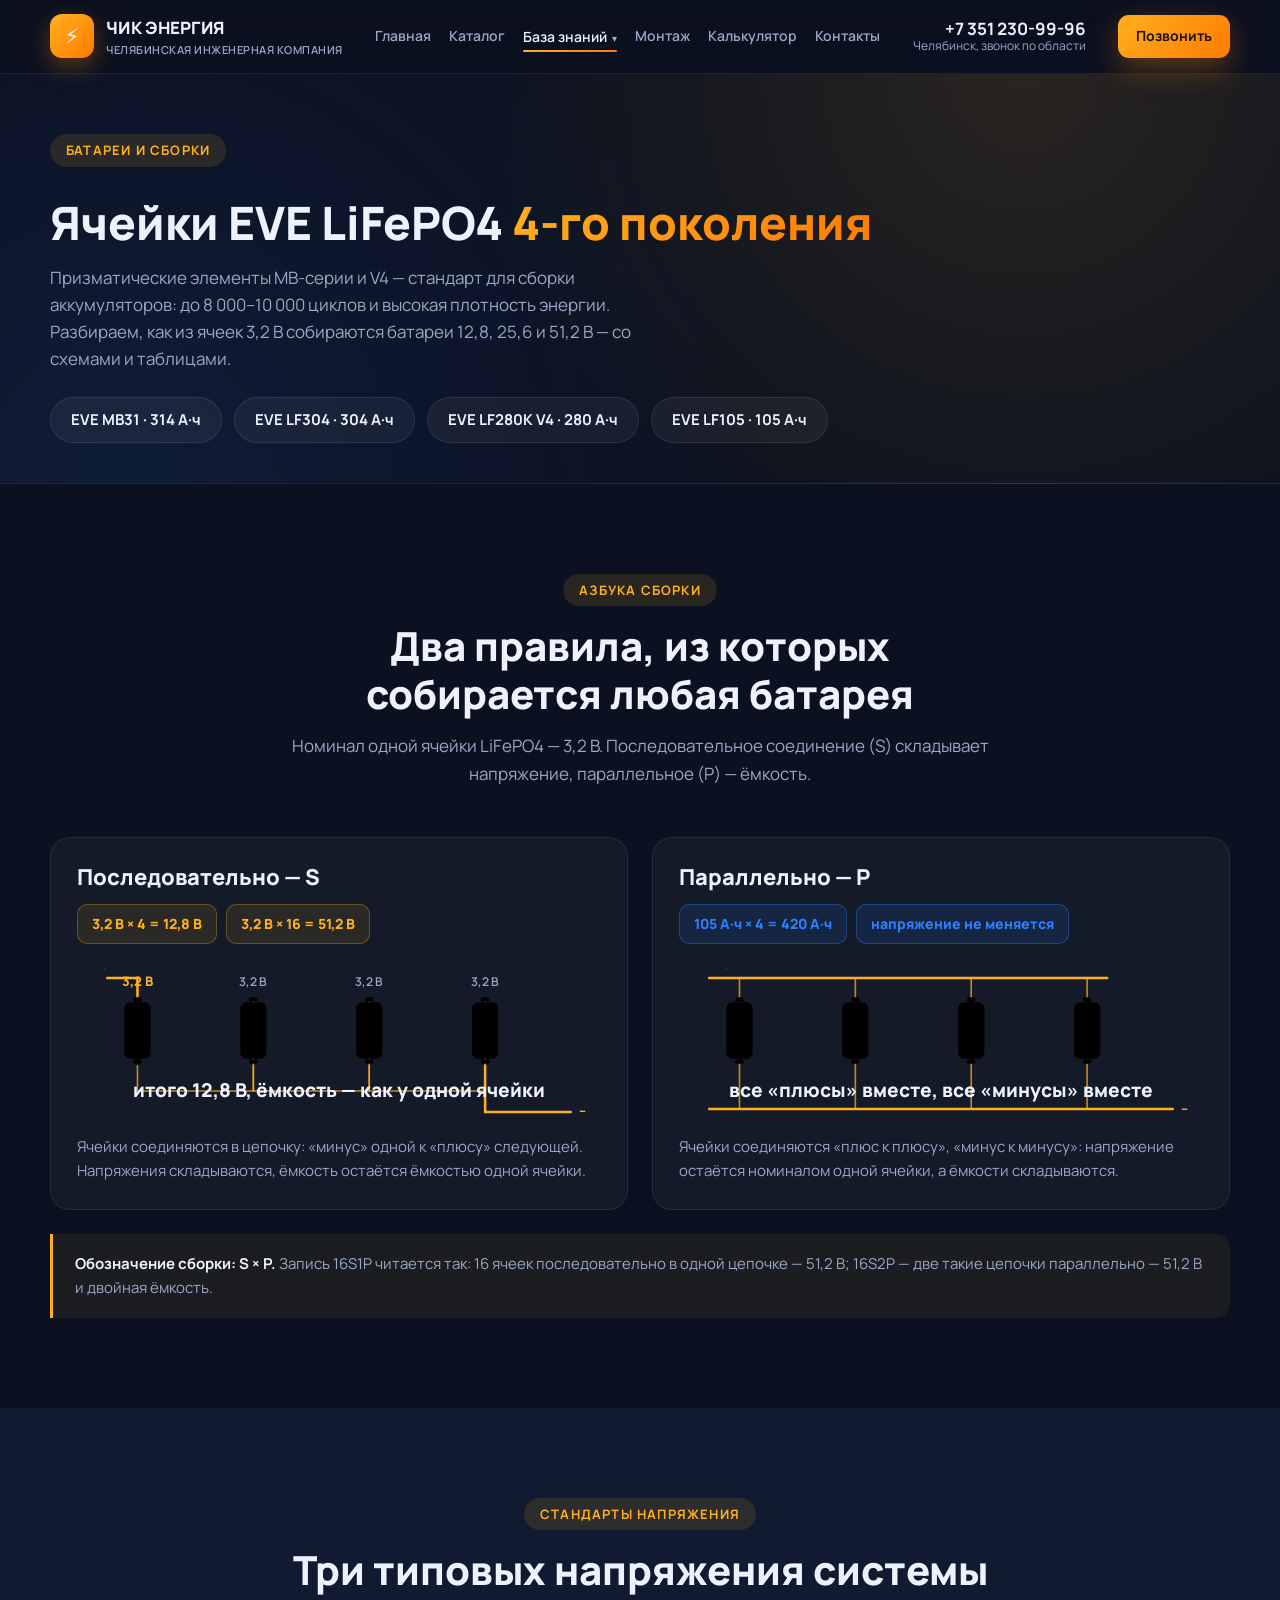
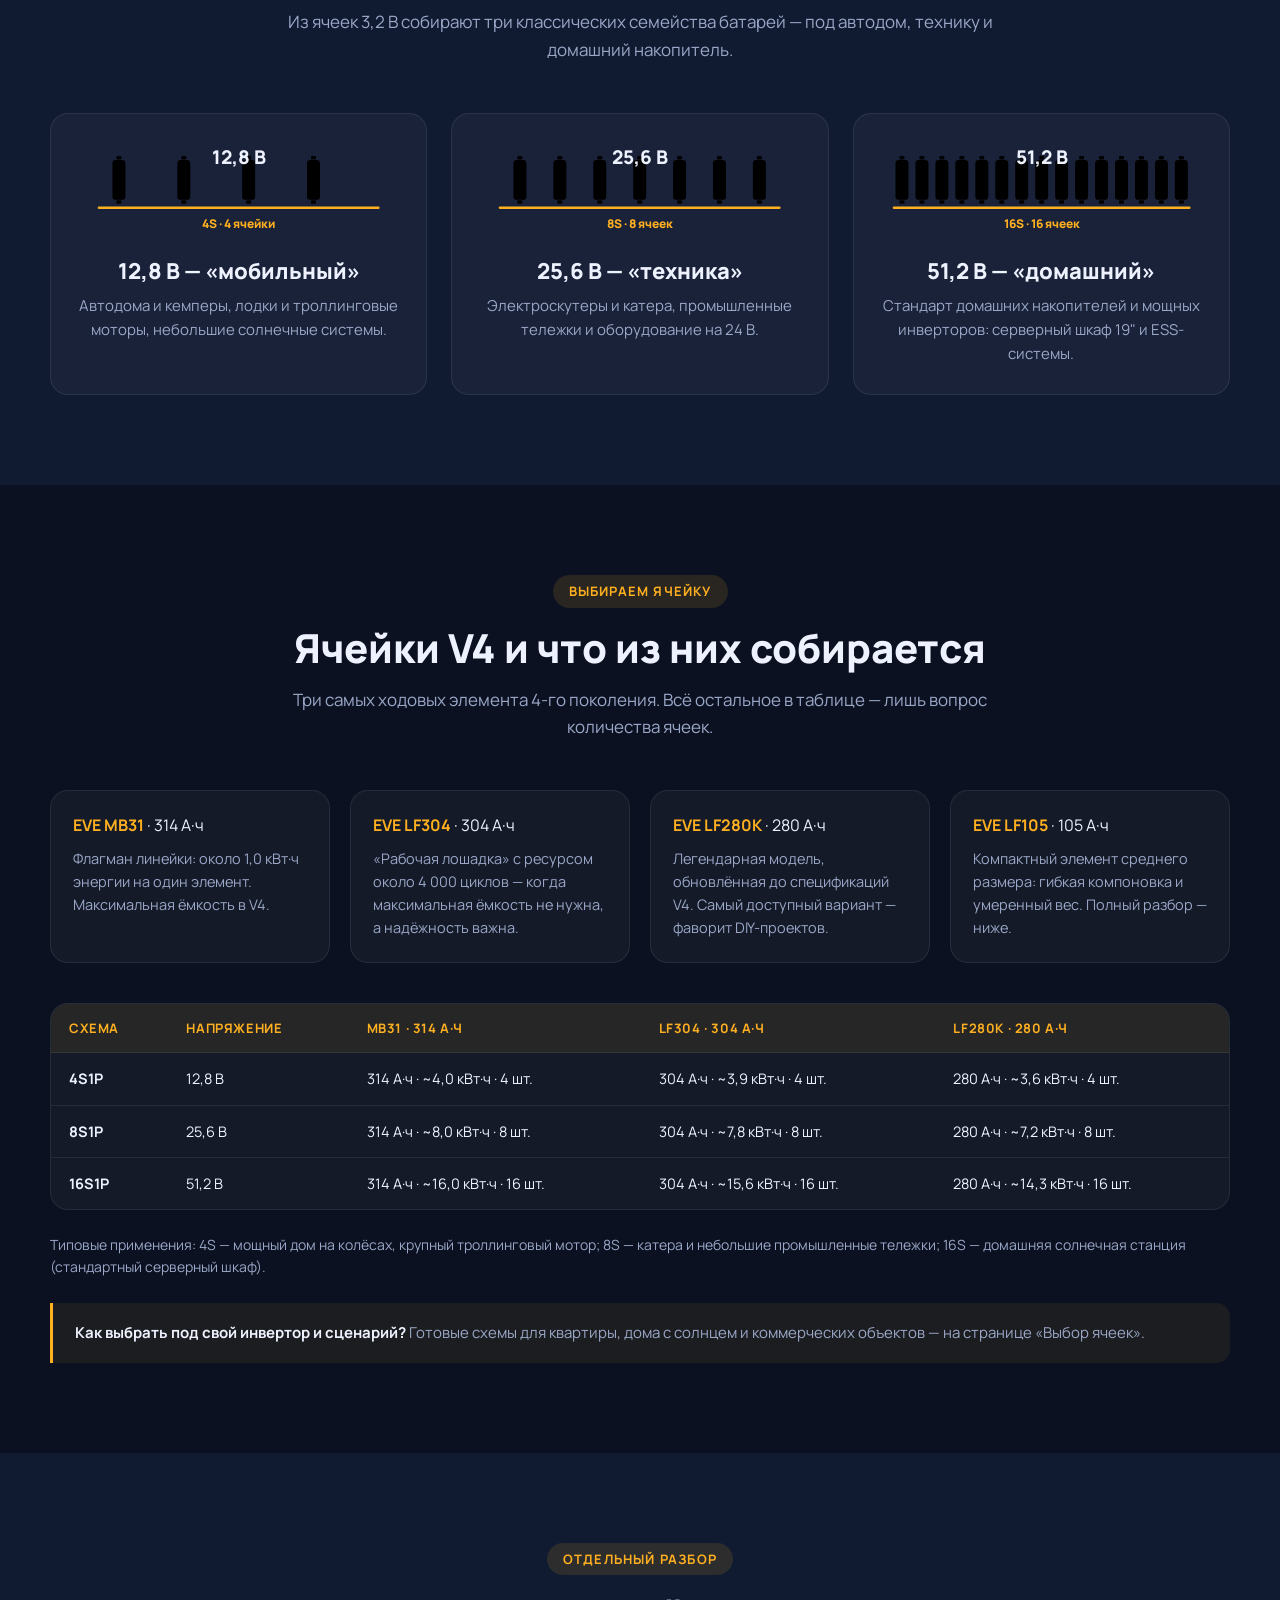
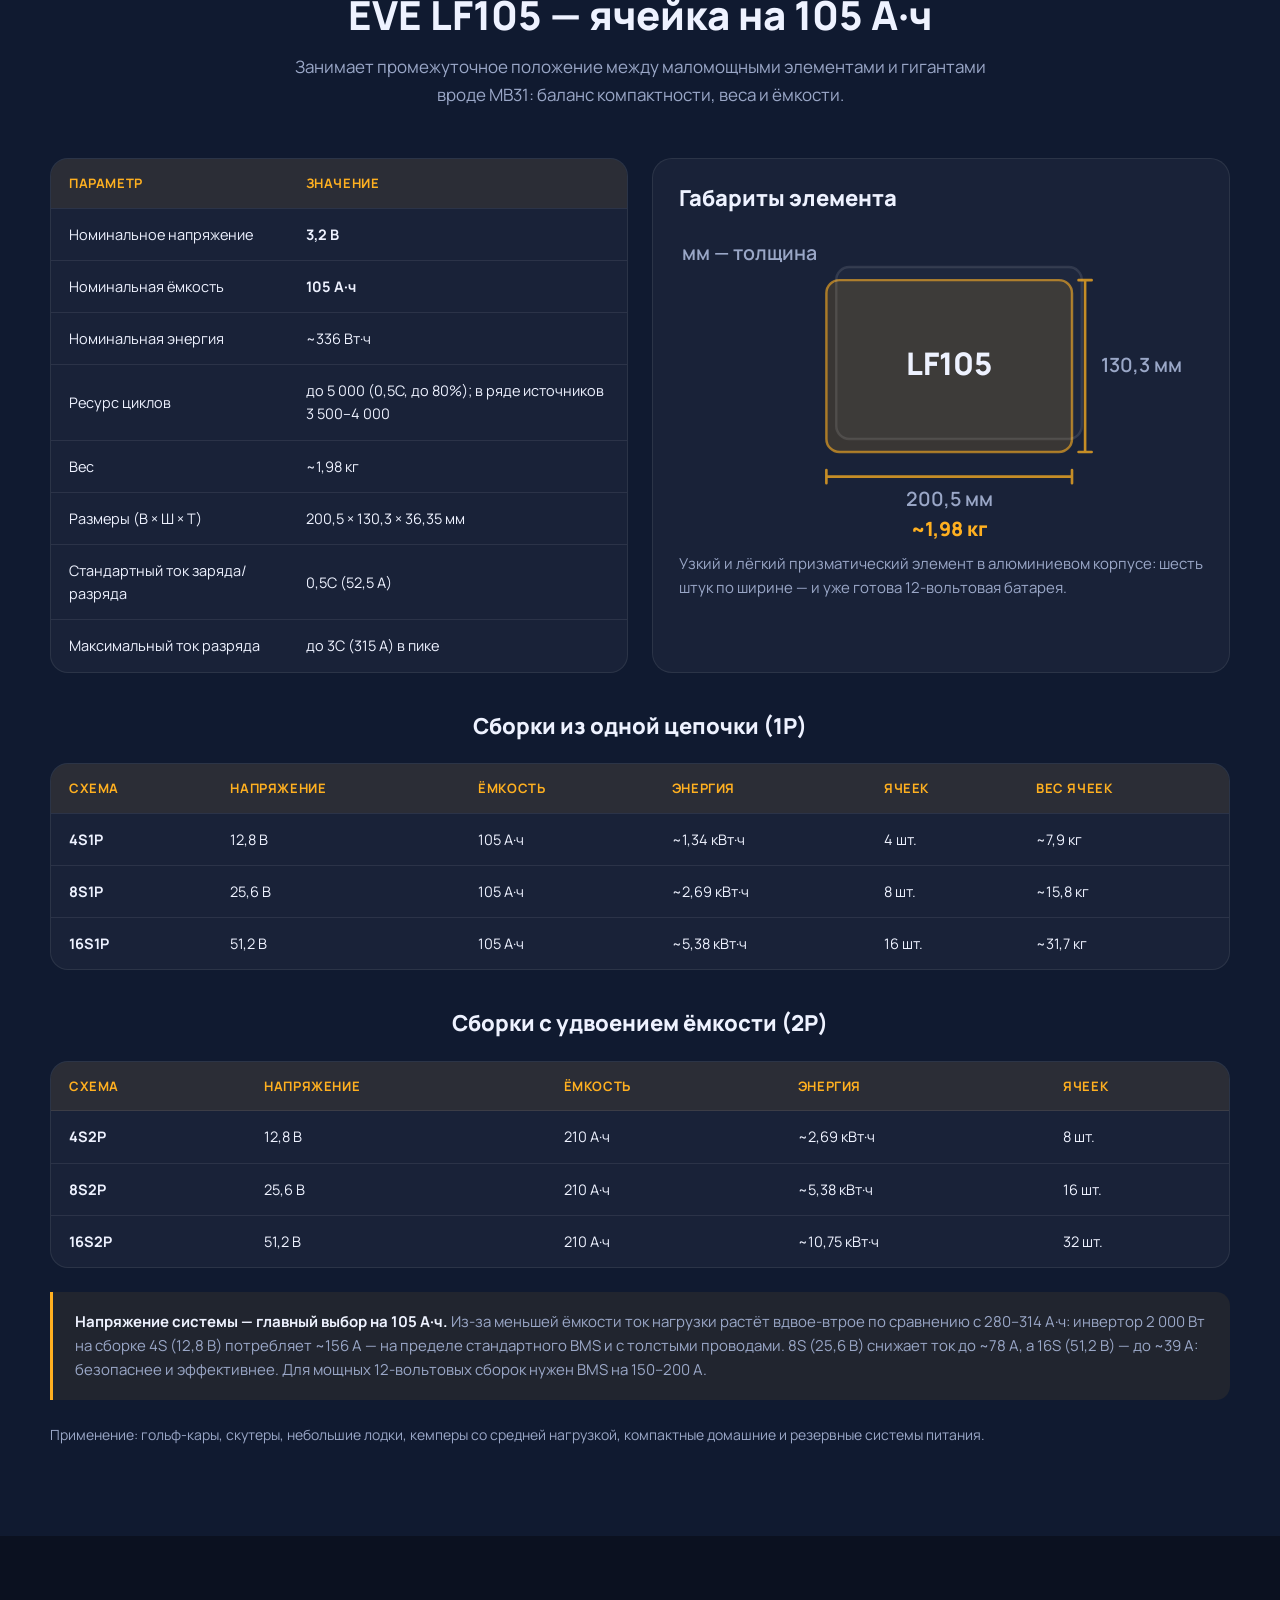
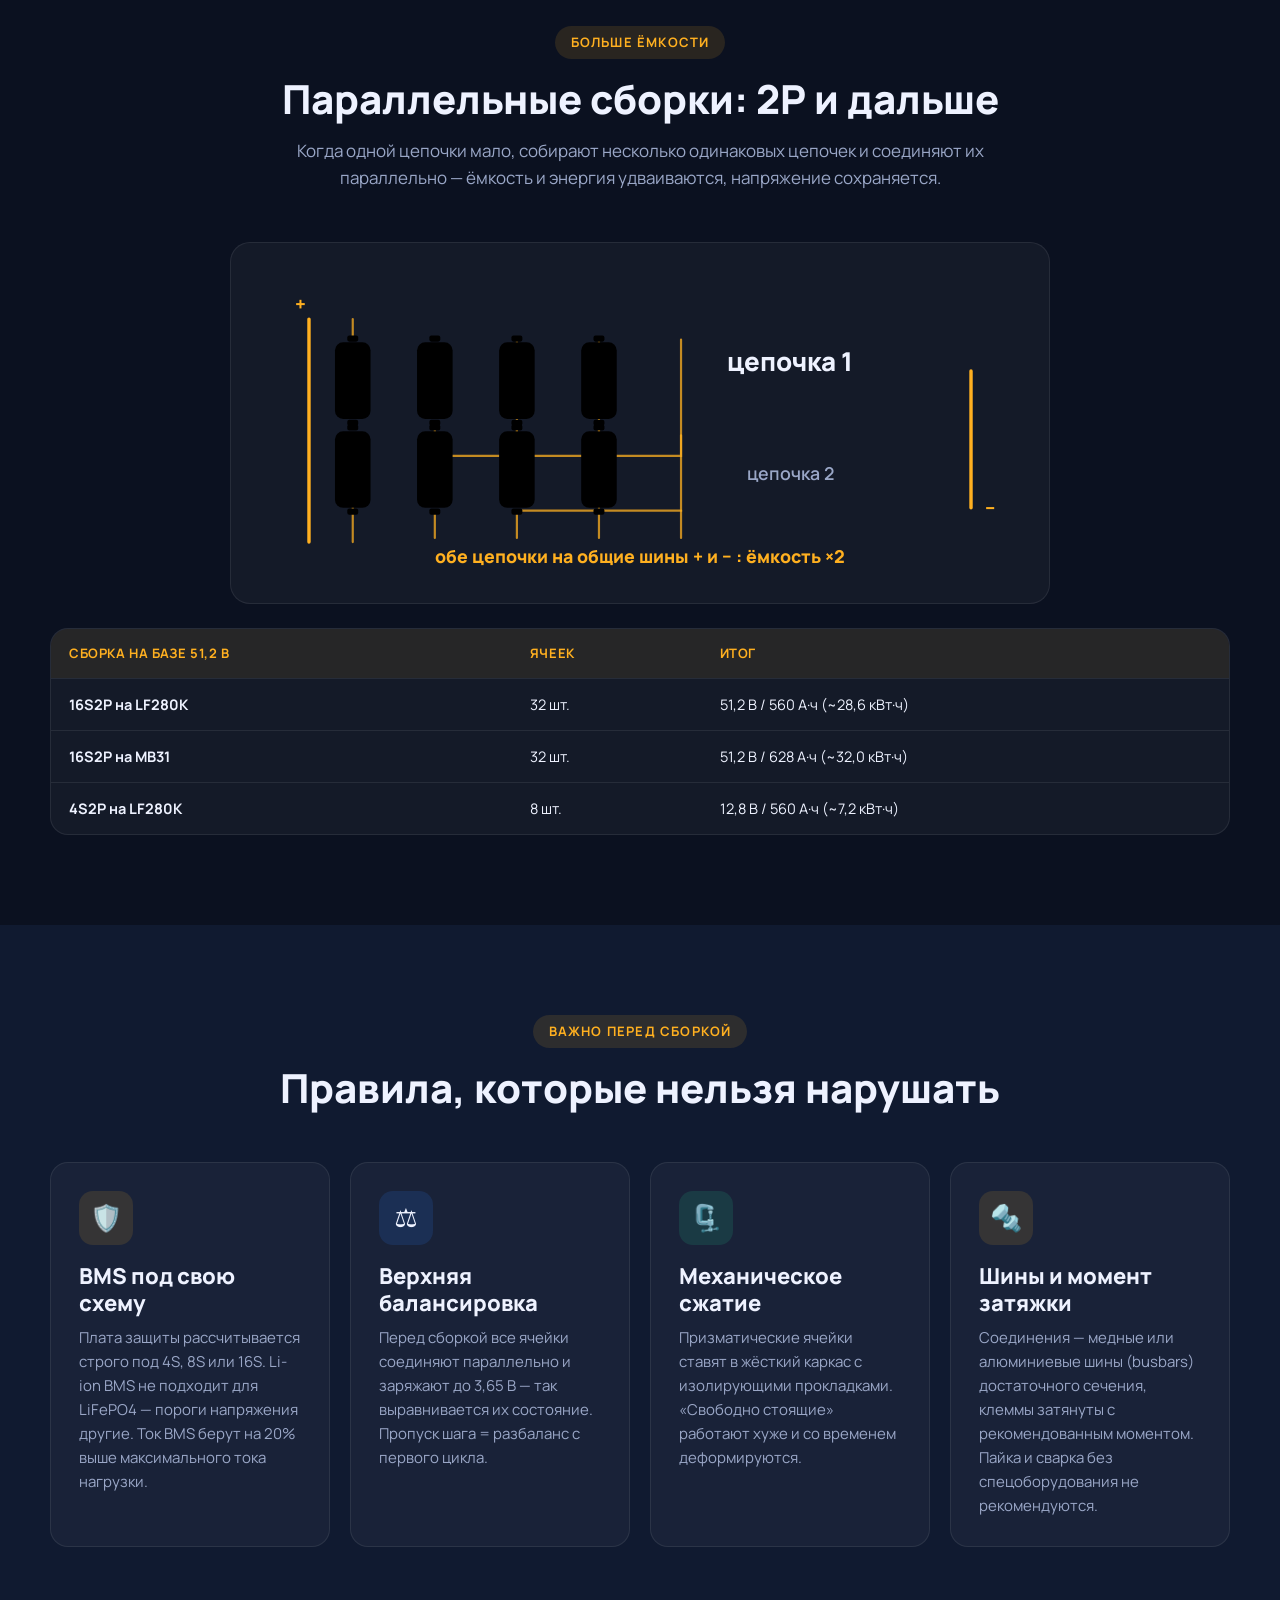
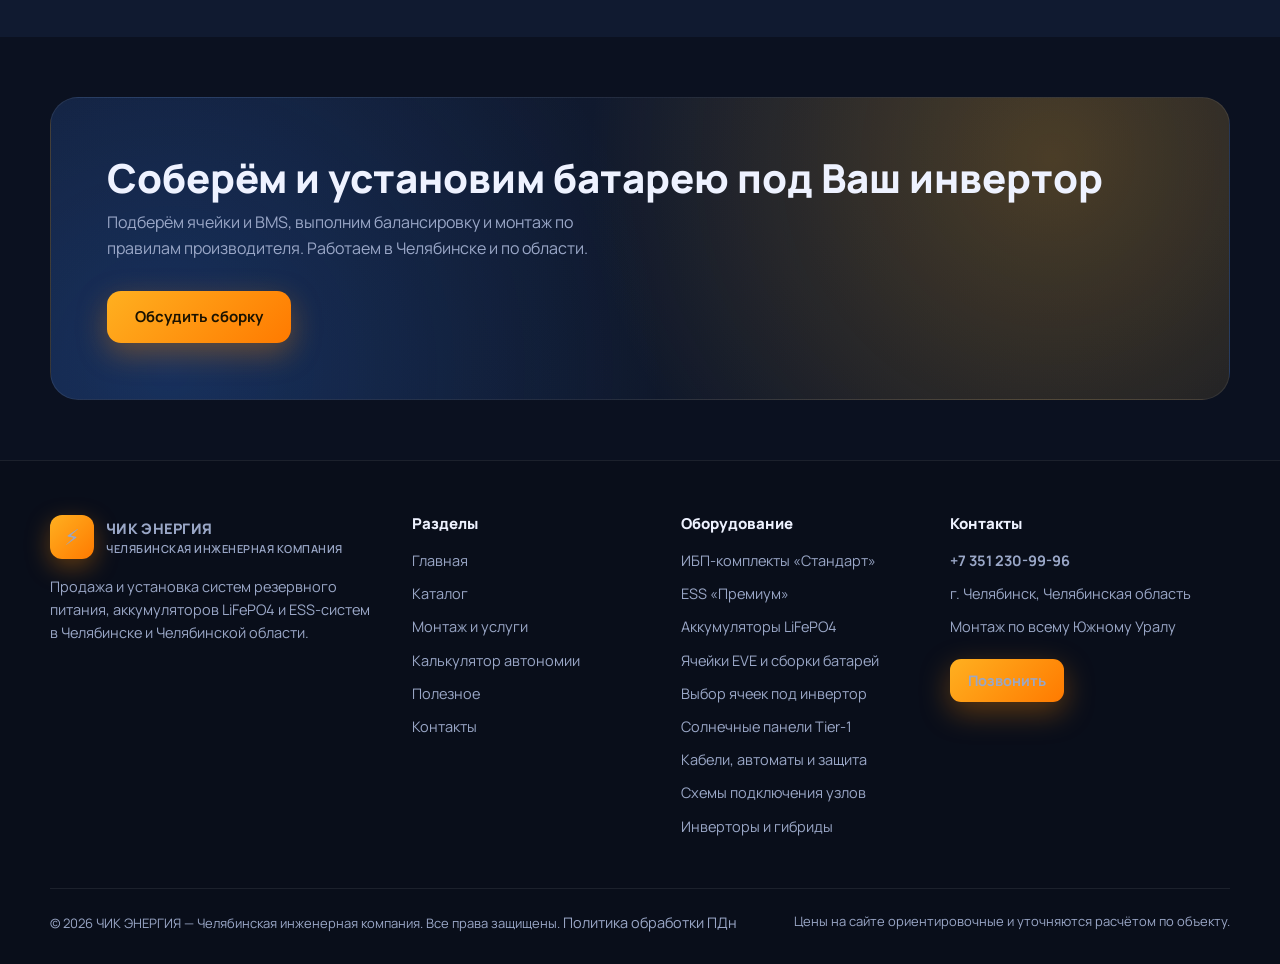
<file: cells.html>
<!DOCTYPE html>
<html lang="ru">
<head>
  <meta charset="UTF-8">
  <meta name="viewport" content="width=device-width, initial-scale=1.0">
  <title>Ячейки EVE LiFePO4 4-го поколения — схемы сборки батарей 12,8 / 25,6 / 51,2 В | ЧИК ЭНЕРГИЯ</title>
  <meta name="description" content="Как собрать батарею из ячеек EVE LiFePO4 4-го поколения: MB31 314 А·ч, LF304 304 А·ч, LF280K 280 А·ч и LF105 105 А·ч. Схемы 4S, 8S, 16S и 2P, правила BMS, балансировки и монтажа — наглядно и просто.">
  <link rel="icon" type="image/svg+xml" href="favicon.svg">
  <meta property="og:title" content="Ячейки EVE LiFePO4 4-го поколения — схемы сборки батарей">
  <meta property="og:description" content="MB31, LF304, LF280K и LF105: сборки 4S / 8S / 16S / 2P, таблицы ёмкости и энергии, правила BMS и балансировки.">
  <meta property="og:type" content="website">
  <meta property="og:url" content="https://morozzz174.github.io/chik-energy/cells.html">
  <meta property="og:locale" content="ru_RU">
  <link rel="preconnect" href="https://fonts.googleapis.com">
  <link rel="preconnect" href="https://fonts.gstatic.com" crossorigin>
  <link href="https://fonts.googleapis.com/css2?family=Manrope:wght@400;600;700;800&display=swap" rel="stylesheet">
  <link rel="stylesheet" href="css/style.css">
</head>
<body>

  <!-- Переиспользуемые графические элементы схем -->
  <svg width="0" height="0" style="position:absolute" aria-hidden="true" focusable="false">
    <defs>
      <g id="cell-unit">
        <rect class="cell" x="-13" y="-28" width="26" height="56" rx="6"/>
        <rect class="term" x="-4" y="-33" width="8" height="4.5" rx="1.5"/>
        <rect class="term" x="-4" y="28.5" width="8" height="4.5" rx="1.5"/>
        <text x="0" y="-8" text-anchor="middle" font-size="12" class="acc">+</text>
        <text x="0" y="20" text-anchor="middle" font-size="13" class="acc">−</text>
      </g>
      <g id="cell-plain">
        <rect class="cell" x="-13" y="-28" width="26" height="56" rx="6"/>
        <rect class="term" x="-4" y="-33" width="8" height="4.5" rx="1.5"/>
        <rect class="term" x="-4" y="28.5" width="8" height="4.5" rx="1.5"/>
      </g>
      <g id="cell-sm">
        <rect class="cell" x="-6.5" y="-20" width="13" height="40" rx="3.5"/>
        <rect class="term" x="-2.5" y="-24" width="5" height="3.5" rx="1"/>
        <rect class="term" x="-2.5" y="20.5" width="5" height="3.5" rx="1"/>
      </g>
    </defs>
  </svg>

  <header class="header">
    <div class="container header-inner">
      <a href="index.html" class="logo">
        <span class="logo-icon">⚡</span>
        <span>ЧИК ЭНЕРГИЯ<small>Челябинская инженерная компания</small></span>
      </a>
      <nav class="nav">
        <a href="index.html">Главная</a>
        <a href="catalog.html">Каталог</a>
        <div class="has-sub">
          <a href="#" class="active">База знаний <span class="caret">▾</span></a>
          <div class="sub">
            <a href="cells.html" class="active">Ячейки LiFePO4</a>
            <a href="cell-selection.html">Выбор ячеек</a>
            <a href="solar-panels.html">Солнечные панели</a>
            <a href="cables-safety.html">Кабели и защита</a>
            <a href="wiring.html">Схемы подключения</a>
          </div>
        </div>
        <a href="services.html">Монтаж</a>
        <a href="calculator.html">Калькулятор</a>
        <a href="contacts.html">Контакты</a>
      </nav>
      <a class="header-phone" href="tel:+73512309996">
        <strong>+7 351 230-99-96</strong>
        <span>Челябинск, звонок по области</span>
      </a>
      <a href="tel:+73512309996" class="btn btn-primary btn-sm">Позвонить</a>
      <button class="burger" aria-label="Меню"><span></span><span></span><span></span></button>
    </div>
  </header>

  <main>

    <section class="page-hero">
      <div class="container">
        <span class="eyebrow">Батареи и сборки</span>
        <h1>Ячейки EVE LiFePO4 <span class="text-grad">4-го поколения</span></h1>
        <p class="lead">Призматические элементы MB-серии и V4 — стандарт для сборки аккумуляторов: до 8 000–10 000 циклов и высокая плотность энергии. Разбираем, как из ячеек 3,2 В собираются батареи 12,8, 25,6 и 51,2 В — со схемами и таблицами.</p>
        <div class="partners mt-24" style="justify-content:flex-start">
          <span class="badge-line">EVE MB31 · 314 А·ч</span>
          <span class="badge-line">EVE LF304 · 304 А·ч</span>
          <span class="badge-line">EVE LF280K V4 · 280 А·ч</span>
          <span class="badge-line">EVE LF105 · 105 А·ч</span>
        </div>
      </div>
    </section>

    <section class="section" id="rules">
      <div class="container">
        <div class="section-head reveal">
          <span class="eyebrow">Азбука сборки</span>
          <h2>Два правила, из которых собирается любая батарея</h2>
          <p class="lead">Номинал одной ячейки LiFePO4 — 3,2 В. Последовательное соединение (S) складывает напряжение, параллельное (P) — ёмкость.</p>
        </div>
        <div class="sp-panels">
          <div class="sp-panel reveal">
            <h3>Последовательно — S</h3>
            <span class="sp-formula">3,2 В × 4 = 12,8 В</span>
            <span class="sp-formula">3,2 В × 16 = 51,2 В</span>
            <div class="cells-figure">
              <svg class="cells-svg" viewBox="0 0 520 155" role="img" aria-label="Схема последовательного соединения четырёх ячеек">
                <path class="wire thin" d="M60 97 V122 H175 V33"/>
                <path class="wire thin" d="M175 97 V122 H290 V33"/>
                <path class="wire thin" d="M290 97 V122 H405 V33"/>
                <path class="wire" d="M60 29 V10 H30"/>
                <path class="wire" d="M405 97 V143 H490"/>
                <use href="#cell-unit" x="60" y="62"/>
                <use href="#cell-unit" x="175" y="62"/>
                <use href="#cell-unit" x="290" y="62"/>
                <use href="#cell-unit" x="405" y="62"/>
                <text x="60" y="18" text-anchor="middle" class="acc" font-size="13">3,2 В</text>
                <text x="175" y="18" text-anchor="middle" font-size="12">3,2 В</text>
                <text x="290" y="18" text-anchor="middle" font-size="12">3,2 В</text>
                <text x="405" y="18" text-anchor="middle" font-size="12">3,2 В</text>
                <text x="30" y="10" dx="-6" dy="-8" class="acc" font-size="13">+</text>
                <text x="490" y="143" dx="8" dy="4" class="acc" font-size="13">−</text>
                <text x="260" y="128" text-anchor="middle" class="big">итого 12,8 В, ёмкость — как у одной ячейки</text>
              </svg>
            </div>
            <p>Ячейки соединяются в цепочку: «минус» одной к «плюсу» следующей. Напряжения складываются, ёмкость остаётся ёмкостью одной ячейки.</p>
          </div>
          <div class="sp-panel reveal">
            <h3>Параллельно — P</h3>
            <span class="sp-formula blue">105 А·ч × 4 = 420 А·ч</span>
            <span class="sp-formula blue">напряжение не меняется</span>
            <div class="cells-figure">
              <svg class="cells-svg" viewBox="0 0 520 155" role="img" aria-label="Схема параллельного соединения четырёх ячеек">
                <path class="wire" d="M30 10 H425"/>
                <path class="wire thin" d="M60 29 V10"/>
                <path class="wire thin" d="M175 29 V10"/>
                <path class="wire thin" d="M290 29 V10"/>
                <path class="wire thin" d="M405 29 V10"/>
                <path class="wire" d="M30 140 H490"/>
                <path class="wire thin" d="M60 95 V140"/>
                <path class="wire thin" d="M175 95 V140"/>
                <path class="wire thin" d="M290 95 V140"/>
                <path class="wire thin" d="M405 95 V140"/>
                <use href="#cell-unit" x="60" y="62"/>
                <use href="#cell-unit" x="175" y="62"/>
                <use href="#cell-unit" x="290" y="62"/>
                <use href="#cell-unit" x="405" y="62"/>
                <text x="52" y="10" dx="-8" dy="-8" class="acc" font-size="13">+</text>
                <text x="490" y="140" dx="8" dy="5" class="acc" font-size="13">−</text>
                <text x="260" y="128" text-anchor="middle" class="big">все «плюсы» вместе, все «минусы» вместе</text>
              </svg>
            </div>
            <p>Ячейки соединяются «плюс к плюсу», «минус к минусу»: напряжение остаётся номиналом одной ячейки, а ёмкости складываются.</p>
          </div>
        </div>
        <div class="note-box mt-24 reveal">
          <b>Обозначение сборки: S × P.</b> Запись 16S1P читается так: 16 ячеек последовательно в одной цепочке — 51,2 В; 16S2P — две такие цепочки параллельно — 51,2 В и двойная ёмкость.
        </div>
      </div>
    </section>

    <section class="section" id="voltage" style="background:var(--bg-soft)">
      <div class="container">
        <div class="section-head reveal">
          <span class="eyebrow">Стандарты напряжения</span>
          <h2>Три типовых напряжения системы</h2>
          <p class="lead">Из ячеек 3,2 В собирают три классических семейства батарей — под автодом, технику и домашний накопитель.</p>
        </div>
        <div class="grid-3">
          <div class="card volt-card reveal">
            <svg class="cells-svg" viewBox="0 0 320 92" role="img" aria-label="Цепочка из 4 ячеек — 12,8 вольта">
              <path class="wire" d="M20 66 H300"/>
              <use href="#cell-sm" x="40" y="38"/>
              <use href="#cell-sm" x="105" y="38"/>
              <use href="#cell-sm" x="170" y="38"/>
              <use href="#cell-sm" x="235" y="38"/>
              <text x="160" y="22" text-anchor="middle" class="big">12,8 В</text>
              <text x="160" y="86" text-anchor="middle" class="acc" font-size="12">4S · 4 ячейки</text>
            </svg>
            <h3 class="mt-24">12,8 В — «мобильный»</h3>
            <p>Автодома и кемперы, лодки и троллинговые моторы, небольшие солнечные системы.</p>
          </div>
          <div class="card volt-card reveal">
            <svg class="cells-svg" viewBox="0 0 320 92" role="img" aria-label="Цепочка из 8 ячеек — 25,6 вольта">
              <path class="wire" d="M20 66 H300"/>
              <use href="#cell-sm" x="40" y="38"/><use href="#cell-sm" x="80" y="38"/>
              <use href="#cell-sm" x="120" y="38"/><use href="#cell-sm" x="160" y="38"/>
              <use href="#cell-sm" x="200" y="38"/><use href="#cell-sm" x="240" y="38"/>
              <use href="#cell-sm" x="280" y="38"/>
              <text x="160" y="22" text-anchor="middle" class="big">25,6 В</text>
              <text x="160" y="86" text-anchor="middle" class="acc" font-size="12">8S · 8 ячеек</text>
            </svg>
            <h3 class="mt-24">25,6 В — «техника»</h3>
            <p>Электроскутеры и катера, промышленные тележки и оборудование на 24 В.</p>
          </div>
          <div class="card volt-card reveal">
            <svg class="cells-svg" viewBox="0 0 320 92" role="img" aria-label="Цепочка из 16 ячеек — 51,2 вольта">
              <path class="wire" d="M12 66 H308"/>
              <use href="#cell-sm" x="20" y="38"/><use href="#cell-sm" x="40" y="38"/>
              <use href="#cell-sm" x="60" y="38"/><use href="#cell-sm" x="80" y="38"/>
              <use href="#cell-sm" x="100" y="38"/><use href="#cell-sm" x="120" y="38"/>
              <use href="#cell-sm" x="140" y="38"/><use href="#cell-sm" x="160" y="38"/>
              <use href="#cell-sm" x="180" y="38"/><use href="#cell-sm" x="200" y="38"/>
              <use href="#cell-sm" x="220" y="38"/><use href="#cell-sm" x="240" y="38"/>
              <use href="#cell-sm" x="260" y="38"/><use href="#cell-sm" x="280" y="38"/>
              <use href="#cell-sm" x="300" y="38"/>
              <text x="160" y="22" text-anchor="middle" class="big">51,2 В</text>
              <text x="160" y="86" text-anchor="middle" class="acc" font-size="12">16S · 16 ячеек</text>
            </svg>
            <h3 class="mt-24">51,2 В — «домашний»</h3>
            <p>Стандарт домашних накопителей и мощных инверторов: серверный шкаф 19" и ESS-системы.</p>
          </div>
        </div>
      </div>
    </section>

    <section class="section" id="configs">
      <div class="container">
        <div class="section-head reveal">
          <span class="eyebrow">Выбираем ячейку</span>
          <h2>Ячейки V4 и что из них собирается</h2>
          <p class="lead">Три самых ходовых элемента 4-го поколения. Всё остальное в таблице — лишь вопрос количества ячеек.</p>
        </div>
        <div class="grid-4 mb-0">
          <div class="cell-mini reveal">
            <b>EVE MB31</b> · 314 А·ч
            <p>Флагман линейки: около 1,0 кВт·ч энергии на один элемент. Максимальная ёмкость в V4.</p>
          </div>
          <div class="cell-mini reveal">
            <b>EVE LF304</b> · 304 А·ч
            <p>«Рабочая лошадка» с ресурсом около 4 000 циклов — когда максимальная ёмкость не нужна, а надёжность важна.</p>
          </div>
          <div class="cell-mini reveal">
            <b>EVE LF280K</b> · 280 А·ч
            <p>Легендарная модель, обновлённая до спецификаций V4. Самый доступный вариант — фаворит DIY-проектов.</p>
          </div>
          <div class="cell-mini reveal">
            <b>EVE LF105</b> · 105 А·ч
            <p>Компактный элемент среднего размера: гибкая компоновка и умеренный вес. Полный разбор — ниже.</p>
          </div>
        </div>
        <div class="table-wrap mt-40 reveal">
          <table>
            <thead>
              <tr>
                <th>Схема</th>
                <th>Напряжение</th>
                <th>MB31 · 314 А·ч</th>
                <th>LF304 · 304 А·ч</th>
                <th>LF280K · 280 А·ч</th>
              </tr>
            </thead>
            <tbody>
              <tr>
                <td><strong>4S1P</strong></td><td>12,8 В</td>
                <td>314 А·ч · ~4,0 кВт·ч · 4 шт.</td>
                <td>304 А·ч · ~3,9 кВт·ч · 4 шт.</td>
                <td>280 А·ч · ~3,6 кВт·ч · 4 шт.</td>
              </tr>
              <tr>
                <td><strong>8S1P</strong></td><td>25,6 В</td>
                <td>314 А·ч · ~8,0 кВт·ч · 8 шт.</td>
                <td>304 А·ч · ~7,8 кВт·ч · 8 шт.</td>
                <td>280 А·ч · ~7,2 кВт·ч · 8 шт.</td>
              </tr>
              <tr>
                <td><strong>16S1P</strong></td><td>51,2 В</td>
                <td>314 А·ч · ~16,0 кВт·ч · 16 шт.</td>
                <td>304 А·ч · ~15,6 кВт·ч · 16 шт.</td>
                <td>280 А·ч · ~14,3 кВт·ч · 16 шт.</td>
              </tr>
            </tbody>
          </table>
        </div>
        <p class="lead mt-24 reveal" style="font-size:14px">Типовые применения: 4S — мощный дом на колёсах, крупный троллинговый мотор; 8S — катера и небольшие промышленные тележки; 16S — домашняя солнечная станция (стандартный серверный шкаф).</p>
        <div class="note-box mt-24 reveal">
          <b>Как выбрать под свой инвертор и сценарий?</b> Готовые схемы для квартиры, дома с солнцем и коммерческих объектов — на странице <a href="cell-selection.html">«Выбор ячеек»</a>.
        </div>
      </div>
    </section>

    <section class="section" id="lf105" style="background:var(--bg-soft)">
      <div class="container">
        <div class="section-head reveal">
          <span class="eyebrow">Отдельный разбор</span>
          <h2>EVE LF105 — ячейка на 105 А·ч</h2>
          <p class="lead">Занимает промежуточное положение между маломощными элементами и гигантами вроде MB31: баланс компактности, веса и ёмкости.</p>
        </div>
        <div class="grid-2">
          <div class="table-wrap reveal">
            <table style="min-width:0">
              <thead><tr><th>Параметр</th><th>Значение</th></tr></thead>
              <tbody>
                <tr><td>Номинальное напряжение</td><td><strong>3,2 В</strong></td></tr>
                <tr><td>Номинальная ёмкость</td><td><strong>105 А·ч</strong></td></tr>
                <tr><td>Номинальная энергия</td><td>~336 Вт·ч</td></tr>
                <tr><td>Ресурс циклов</td><td>до 5 000 (0,5C, до 80%); в ряде источников 3 500–4 000</td></tr>
                <tr><td>Вес</td><td>~1,98 кг</td></tr>
                <tr><td>Размеры (В × Ш × Т)</td><td>200,5 × 130,3 × 36,35 мм</td></tr>
                <tr><td>Стандартный ток заряда/разряда</td><td>0,5C (52,5 А)</td></tr>
                <tr><td>Максимальный ток разряда</td><td>до 3C (315 А) в пике</td></tr>
              </tbody>
            </table>
          </div>
          <div class="sp-panel reveal">
            <h3>Габариты элемента</h3>
            <div class="cells-figure">
              <svg class="cells-svg" viewBox="0 0 320 190" role="img" aria-label="Габариты ячейки LF105: 200,5 на 130,3 на 36,35 миллиметров, около 1,98 кг">
                <rect class="cell" x="90" y="30" width="150" height="105" rx="8" style="fill:rgba(255,176,32,0.14);stroke:rgba(255,176,32,0.6)"/>
                <rect class="cell" x="96" y="22" width="150" height="105" rx="8" style="opacity:0.35"/>
                <text x="165" y="88" text-anchor="middle" class="big">LF105</text>
                <path class="wire thin" d="M90 150 H240 M90 146 V154 M240 146 V154"/>
                <text x="165" y="168" text-anchor="middle" font-size="12">200,5 мм</text>
                <path class="wire thin" d="M248 30 V135 M244 30 H252 M244 135 H252"/>
                <text x="258" y="86" font-size="12">130,3 мм</text>
                <text x="84" y="18" text-anchor="end" font-size="12">36,35 мм — толщина</text>
                <text x="165" y="186" text-anchor="middle" class="acc" font-size="12">~1,98 кг</text>
              </svg>
            </div>
            <p>Узкий и лёгкий призматический элемент в алюминиевом корпусе: шесть штук по ширине — и уже готова 12-вольтовая батарея.</p>
          </div>
        </div>

        <h3 class="mt-40 reveal center">Сборки из одной цепочки (1P)</h3>
        <div class="table-wrap mt-24 reveal">
          <table>
            <thead>
              <tr><th>Схема</th><th>Напряжение</th><th>Ёмкость</th><th>Энергия</th><th>Ячеек</th><th>Вес ячеек</th></tr>
            </thead>
            <tbody>
              <tr><td><strong>4S1P</strong></td><td>12,8 В</td><td>105 А·ч</td><td>~1,34 кВт·ч</td><td>4 шт.</td><td>~7,9 кг</td></tr>
              <tr><td><strong>8S1P</strong></td><td>25,6 В</td><td>105 А·ч</td><td>~2,69 кВт·ч</td><td>8 шт.</td><td>~15,8 кг</td></tr>
              <tr><td><strong>16S1P</strong></td><td>51,2 В</td><td>105 А·ч</td><td>~5,38 кВт·ч</td><td>16 шт.</td><td>~31,7 кг</td></tr>
            </tbody>
          </table>
        </div>

        <h3 class="mt-40 reveal center">Сборки с удвоением ёмкости (2P)</h3>
        <div class="table-wrap mt-24 reveal">
          <table>
            <thead>
              <tr><th>Схема</th><th>Напряжение</th><th>Ёмкость</th><th>Энергия</th><th>Ячеек</th></tr>
            </thead>
            <tbody>
              <tr><td><strong>4S2P</strong></td><td>12,8 В</td><td>210 А·ч</td><td>~2,69 кВт·ч</td><td>8 шт.</td></tr>
              <tr><td><strong>8S2P</strong></td><td>25,6 В</td><td>210 А·ч</td><td>~5,38 кВт·ч</td><td>16 шт.</td></tr>
              <tr><td><strong>16S2P</strong></td><td>51,2 В</td><td>210 А·ч</td><td>~10,75 кВт·ч</td><td>32 шт.</td></tr>
            </tbody>
          </table>
        </div>

        <div class="note-box mt-24 reveal">
          <b>Напряжение системы — главный выбор на 105 А·ч.</b> Из-за меньшей ёмкости ток нагрузки растёт вдвое-втрое по сравнению с 280–314 А·ч: инвертор 2 000 Вт на сборке 4S (12,8 В) потребляет ~156 А — на пределе стандартного BMS и с толстыми проводами. 8S (25,6 В) снижает ток до ~78 А, а 16S (51,2 В) — до ~39 А: безопаснее и эффективнее. Для мощных 12-вольтовых сборок нужен BMS на 150–200 А.
        </div>
        <p class="lead mt-24 reveal" style="font-size:14px">Применение: гольф-кары, скутеры, небольшие лодки, кемперы со средней нагрузкой, компактные домашние и резервные системы питания.</p>
      </div>
    </section>

    <section class="section" id="parallel">
      <div class="container">
        <div class="section-head reveal">
          <span class="eyebrow">Больше ёмкости</span>
          <h2>Параллельные сборки: 2P и дальше</h2>
          <p class="lead">Когда одной цепочки мало, собирают несколько одинаковых цепочек и соединяют их параллельно — ёмкость и энергия удваиваются, напряжение сохраняется.</p>
        </div>
        <div class="sp-panel reveal" style="max-width:820px;margin:0 auto">
          <div class="cells-figure">
            <svg class="cells-svg" viewBox="0 0 560 205" role="img" aria-label="Схема 16S2P: две последовательные цепочки по 16 ячеек соединены параллельно">
              <path class="wire" d="M38 22 V185"/>
              <path class="wire" d="M522 60 V160"/>
              <path class="wire thin" d="M70 37 V22"/>
              <path class="wire thin" d="M70 152 V185"/>
              <path class="wire thin" d="M130 97 V122 H190 V37"/>
              <path class="wire thin" d="M190 97 V122 H250 V37"/>
              <path class="wire thin" d="M250 97 V122 H310 V37"/>
              <path class="wire thin" d="M130 182 V162"/>
              <path class="wire thin" d="M190 182 V162 H250 V107"/>
              <path class="wire thin" d="M250 182 V162 H310 V107"/>
              <path class="wire thin" d="M310 182 V162"/>
              <use href="#cell-plain" x="70" y="67"/>
              <use href="#cell-plain" x="130" y="67"/>
              <use href="#cell-plain" x="190" y="67"/>
              <use href="#cell-plain" x="250" y="67"/>
              <use href="#cell-plain" x="70" y="132"/>
              <use href="#cell-plain" x="130" y="132"/>
              <use href="#cell-plain" x="190" y="132"/>
              <use href="#cell-plain" x="250" y="132"/>
              <text x="38" y="22" dx="-10" dy="-6" class="acc" font-size="14">+</text>
              <text x="522" y="160" dx="10" dy="5" class="acc" font-size="14">−</text>
              <text x="390" y="60" text-anchor="middle" class="big">цепочка 1</text>
              <text x="390" y="140" text-anchor="middle" font-size="13">цепочка 2</text>
              <text x="280" y="200" text-anchor="middle" class="acc" font-size="13">обе цепочки на общие шины + и − : ёмкость ×2</text>
            </svg>
          </div>
        </div>
        <div class="table-wrap mt-24 reveal">
          <table>
            <thead>
              <tr><th>Сборка на базе 51,2 В</th><th>Ячеек</th><th>Итог</th></tr>
            </thead>
            <tbody>
              <tr><td><strong>16S2P на LF280K</strong></td><td>32 шт.</td><td>51,2 В / 560 А·ч (~28,6 кВт·ч)</td></tr>
              <tr><td><strong>16S2P на MB31</strong></td><td>32 шт.</td><td>51,2 В / 628 А·ч (~32,0 кВт·ч)</td></tr>
              <tr><td><strong>4S2P на LF280K</strong></td><td>8 шт.</td><td>12,8 В / 560 А·ч (~7,2 кВт·ч)</td></tr>
            </tbody>
          </table>
        </div>
      </div>
    </section>

    <section class="section" id="safety" style="background:var(--bg-soft)">
      <div class="container">
        <div class="section-head reveal">
          <span class="eyebrow">Важно перед сборкой</span>
          <h2>Правила, которые нельзя нарушать</h2>
        </div>
        <div class="grid-4">
          <div class="card reveal">
            <div class="icon">🛡️</div>
            <h3>BMS под свою схему</h3>
            <p>Плата защиты рассчитывается строго под 4S, 8S или 16S. Li-ion BMS не подходит для LiFePO4 — пороги напряжения другие. Ток BMS берут на 20% выше максимального тока нагрузки.</p>
          </div>
          <div class="card reveal">
            <div class="icon blue">⚖️</div>
            <h3>Верхняя балансировка</h3>
            <p>Перед сборкой все ячейки соединяют параллельно и заряжают до 3,65 В — так выравнивается их состояние. Пропуск шага = разбаланс с первого цикла.</p>
          </div>
          <div class="card reveal">
            <div class="icon green">🗜️</div>
            <h3>Механическое сжатие</h3>
            <p>Призматические ячейки ставят в жёсткий каркас с изолирующими прокладками. «Свободно стоящие» работают хуже и со временем деформируются.</p>
          </div>
          <div class="card reveal">
            <div class="icon">🔩</div>
            <h3>Шины и момент затяжки</h3>
            <p>Соединения — медные или алюминиевые шины (busbars) достаточного сечения, клеммы затянуты с рекомендованным моментом. Пайка и сварка без спецоборудования не рекомендуются.</p>
          </div>
        </div>
      </div>
    </section>

    <section class="section-tight">
      <div class="container">
        <div class="cta-band reveal">
          <div>
            <h2>Соберём и установим батарею под Ваш инвертор</h2>
            <p>Подберём ячейки и BMS, выполним балансировку и монтаж по правилам производителя. Работаем в Челябинске и по области.</p>
          </div>
          <a href="contacts.html" class="btn btn-primary">Обсудить сборку</a>
        </div>
      </div>
    </section>
  </main>

  <footer class="footer">
    <div class="container">
      <div class="footer-grid">
        <div>
          <a href="index.html" class="logo" style="margin-bottom:16px">
            <span class="logo-icon">⚡</span>
            <span>ЧИК ЭНЕРГИЯ<small>Челябинская инженерная компания</small></span>
          </a>
          <p>Продажа и установка систем резервного питания, аккумуляторов LiFePO4 и ESS-систем в Челябинске и Челябинской области.</p>
        </div>
        <div>
          <h4>Разделы</h4>
          <ul>
            <li><a href="index.html">Главная</a></li>
            <li><a href="catalog.html">Каталог</a></li>
            <li><a href="services.html">Монтаж и услуги</a></li>
            <li><a href="calculator.html">Калькулятор автономии</a></li>
            <li><a href="useful.html">Полезное</a></li>
            <li><a href="contacts.html">Контакты</a></li>
          </ul>
        </div>
        <div>
          <h4>Оборудование</h4>
          <ul>
            <li><a href="catalog.html#standart">ИБП-комплекты «Стандарт»</a></li>
            <li><a href="catalog.html#premium">ESS «Премиум»</a></li>
            <li><a href="catalog.html#accu">Аккумуляторы LiFePO4</a></li>
            <li><a href="cells.html">Ячейки EVE и сборки батарей</a></li>
            <li><a href="cell-selection.html">Выбор ячеек под инвертор</a></li>
            <li><a href="solar-panels.html">Солнечные панели Tier-1</a></li>
            <li><a href="cables-safety.html">Кабели, автоматы и защита</a></li>
            <li><a href="wiring.html">Схемы подключения узлов</a></li>
            <li><a href="catalog.html#inverters">Инверторы и гибриды</a></li>
          </ul>
        </div>
        <div>
          <h4>Контакты</h4>
          <ul>
            <li><a href="tel:+73512309996"><b>+7 351 230-99-96</b></a></li>
            <li>г. Челябинск, Челябинская область</li>
            <li>Монтаж по всему Южному Уралу</li>
          </ul>
          <a href="tel:+73512309996" class="btn btn-primary btn-sm" style="margin-top:10px">Позвонить</a>
        </div>
      </div>
      <div class="footer-bottom">
        <span>© 2026 ЧИК ЭНЕРГИЯ — Челябинская инженерная компания. Все права защищены. <a href="policy.html">Политика обработки ПДн</a></span>
        <span>Цены на сайте ориентировочные и уточняются расчётом по объекту.</span>
      </div>
    </div>
  </footer>

  <a href="tel:+73512309996" class="float-call">📞 Позвонить</a>

  <script src="js/main.js"></script>
  <script type="application/ld+json">
  {
    "@context": "https://schema.org",
    "@type": "Article",
    "headline": "Ячейки EVE LiFePO4 4-го поколения: схемы сборки батарей 12,8 / 25,6 / 51,2 В",
    "description": "MB31 314 А·ч, LF304 304 А·ч, LF280K 280 А·ч и LF105 105 А·ч: сборки 4S, 8S, 16S и 2P, правила BMS, балансировки и монтажа.",
    "url": "https://morozzz174.github.io/chik-energy/cells.html",
    "author": { "@type": "Organization", "name": "ЧИК ЭНЕРГИЯ — Челябинская инженерная компания" },
    "publisher": { "@type": "Organization", "name": "ЧИК ЭНЕРГИЯ" }
  }
  </script>
</body>
</html>
</file>
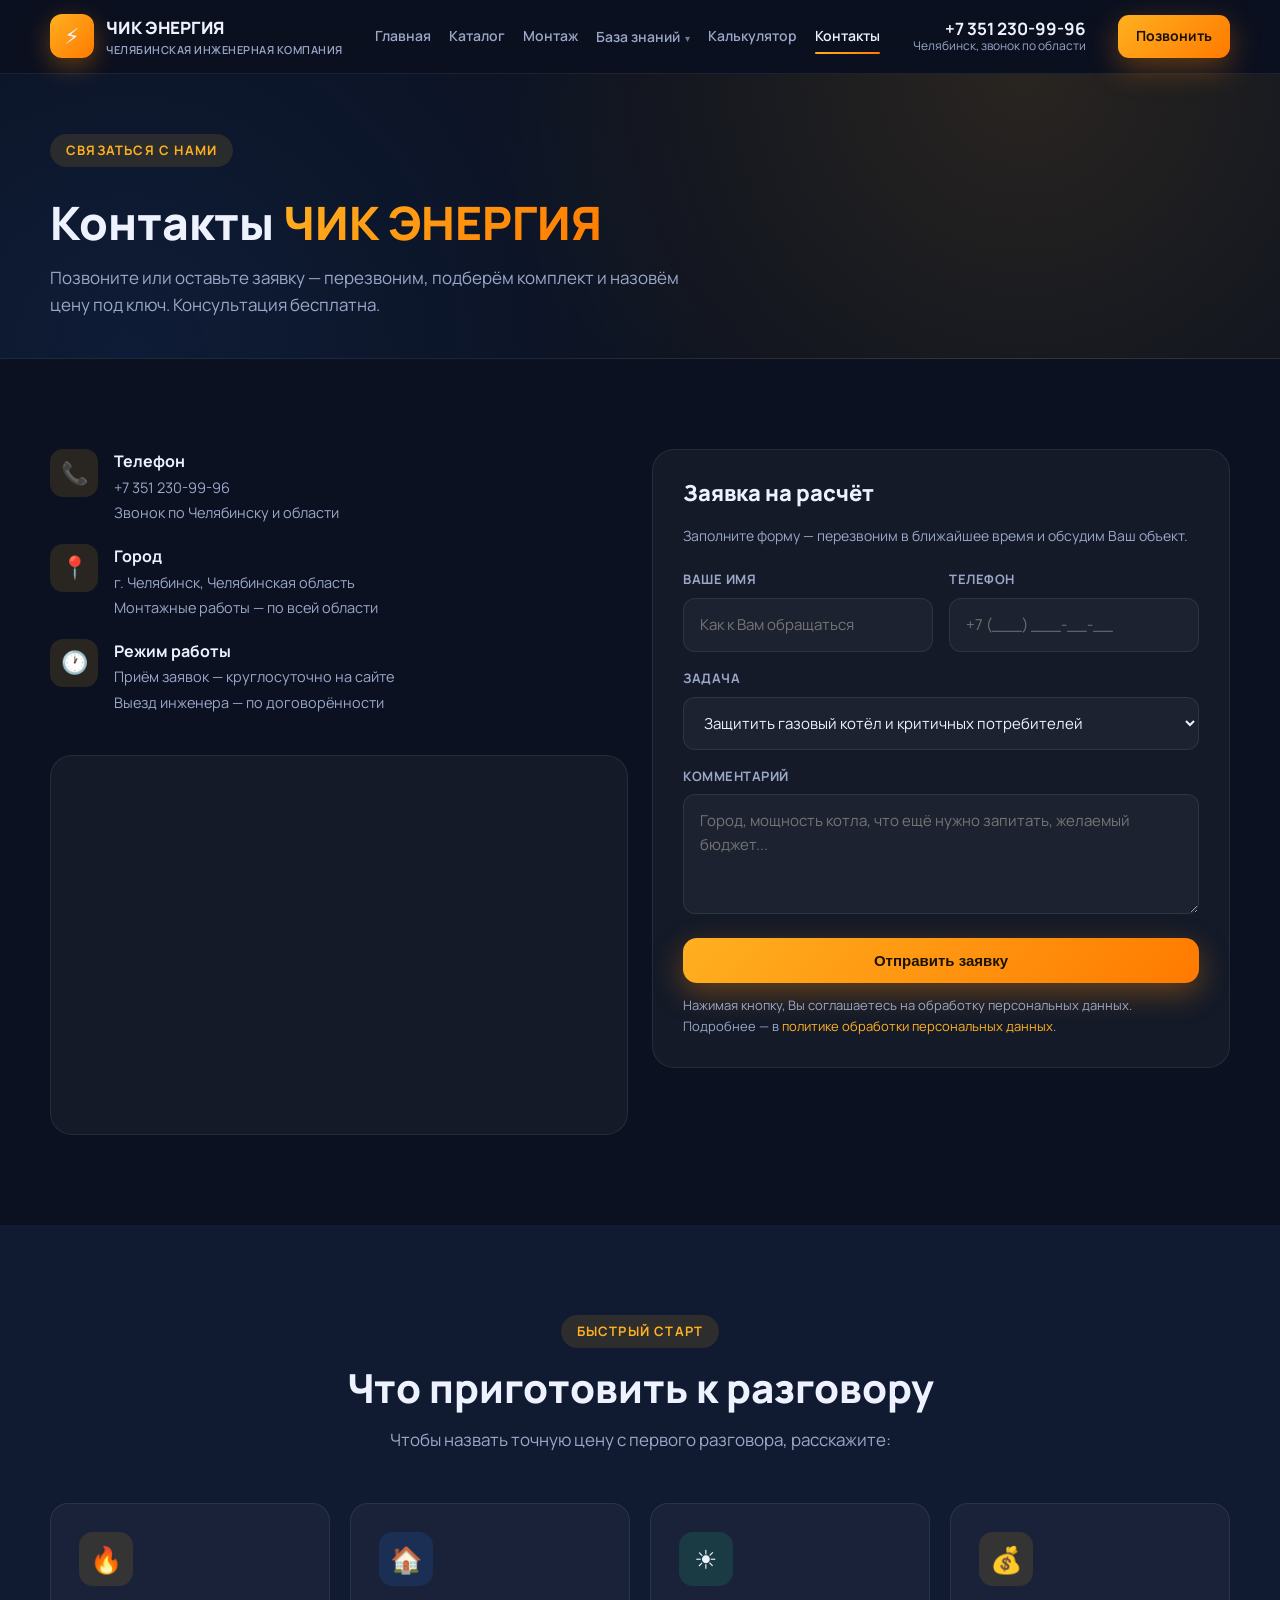
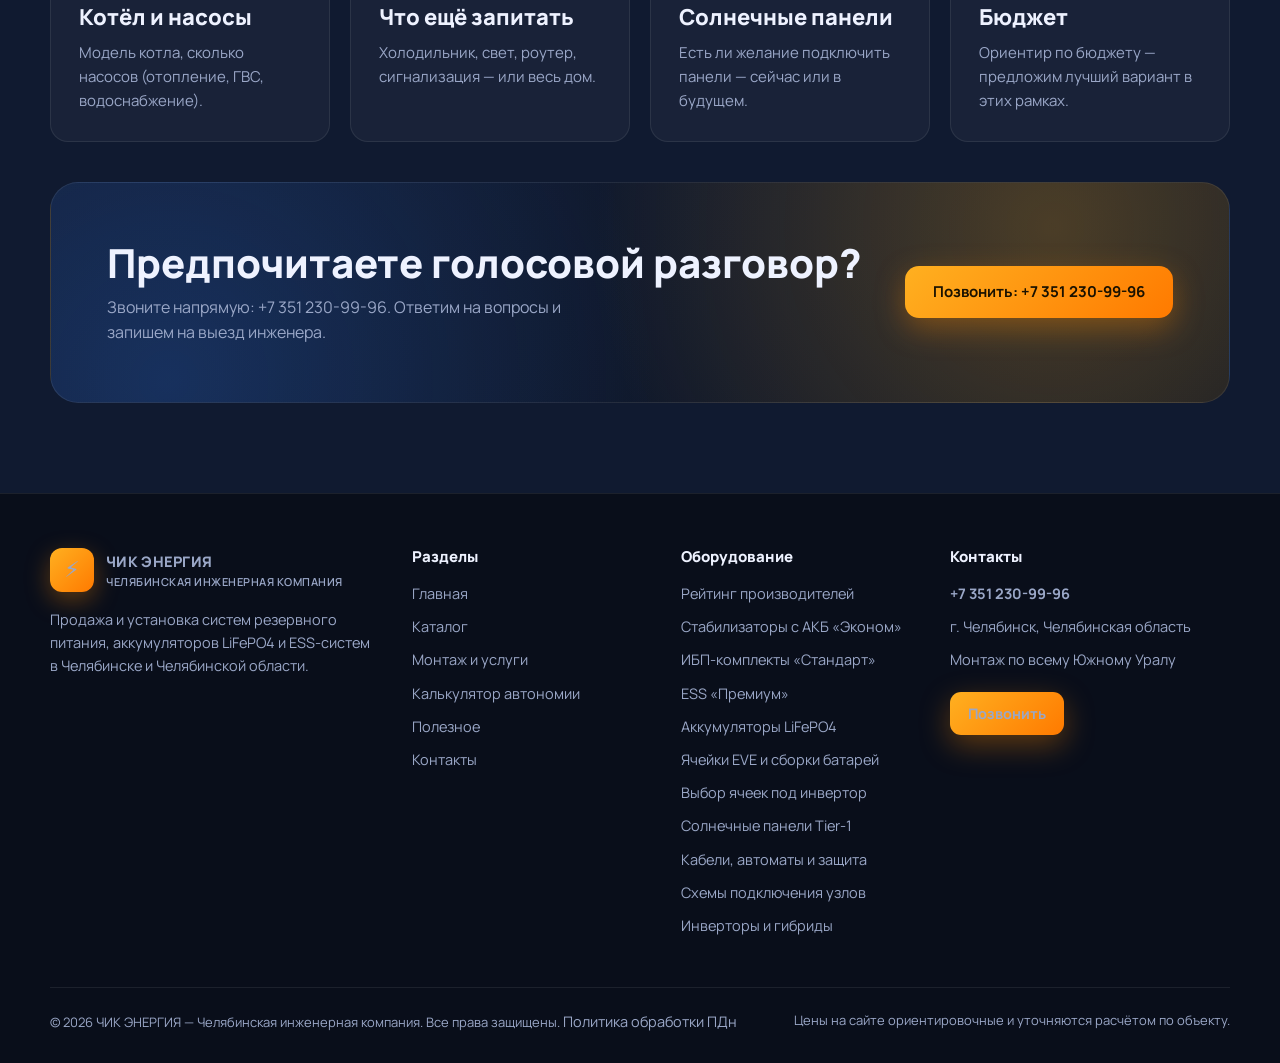
<file: contacts.html>
<!DOCTYPE html>
<html lang="ru">
<head>
  <meta charset="UTF-8">
  <meta name="viewport" content="width=device-width, initial-scale=1.0">
  <title>Контакты — ЧИК ЭНЕРГИЯ, Челябинск | +7 351 230-99-96</title>
  <meta name="description" content="Свяжитесь с челябинской компанией «Энергия»: телефон +7 351 230-99-96, заявка на расчёт ИБП и ESS-систем, монтаж по Челябинской области.">
  <link rel="icon" type="image/svg+xml" href="favicon.svg">
  <meta property="og:title" content="Контакты — ЧИК ЭНЕРГИЯ, Челябинск | +7 351 230-99-96">
  <meta property="og:description" content="Позвоните или оставьте заявку: +7 351 230-99-96. Расчёт ИБП и ESS-систем, монтаж по Челябинской области.">
  <meta property="og:type" content="website">
  <meta property="og:url" content="https://morozzz174.github.io/chik-energy/contacts.html">
  <link rel="preconnect" href="https://fonts.googleapis.com">
  <link rel="preconnect" href="https://fonts.gstatic.com" crossorigin>
  <link href="https://fonts.googleapis.com/css2?family=Manrope:wght@400;600;700;800&display=swap" rel="stylesheet">
  <link rel="stylesheet" href="css/style.css">
</head>
<body>

  <header class="header">
    <div class="container header-inner">
      <a href="index.html" class="logo">
        <span class="logo-icon">⚡</span>
        <span>ЧИК ЭНЕРГИЯ<small>Челябинская инженерная компания</small></span>
      </a>
      <nav class="nav">
        <a href="index.html">Главная</a>
        <a href="catalog.html">Каталог</a>
        <a href="services.html">Монтаж</a>
        <div class="has-sub">
          <a href="#">База знаний <span class="caret">▾</span></a>
          <div class="sub">
            <a href="cells.html">Ячейки LiFePO4</a>
            <a href="cell-selection.html">Выбор ячеек</a>
            <a href="solar-panels.html">Солнечные панели</a>
            <a href="cables-safety.html">Кабели и защита</a>
            <a href="wiring.html">Схемы подключения</a>
            <a href="manufacturers.html">Рейтинг производителей инверторов</a>
          </div>
        </div>
        <a href="calculator.html">Калькулятор</a>
        <a href="contacts.html" class="active">Контакты</a>
      </nav>
      <a class="header-phone" href="tel:+73512309996">
        <strong>+7 351 230-99-96</strong>
        <span>Челябинск, звонок по области</span>
      </a>
      <a href="tel:+73512309996" class="btn btn-primary btn-sm">Позвонить</a>
      <button class="burger" aria-label="Меню"><span></span><span></span><span></span></button>
    </div>
  </header>

  <main>
    <section class="page-hero">
      <div class="container">
        <span class="eyebrow">Связаться с нами</span>
        <h1>Контакты <span class="text-grad">ЧИК ЭНЕРГИЯ</span></h1>
        <p class="lead">Позвоните или оставьте заявку — перезвоним, подберём комплект и назовём цену под ключ. Консультация бесплатна.</p>
      </div>
    </section>

    <section class="section">
      <div class="container grid-2" style="align-items:start">
        <div class="reveal">
          <div class="contact-block">
            <div class="contact-item">
              <div class="icon">📞</div>
              <div>
                <b>Телефон</b>
                <a href="tel:+73512309996">+7 351 230-99-96</a><br>
                <span>Звонок по Челябинску и области</span>
              </div>
            </div>
            <div class="contact-item">
              <div class="icon">📍</div>
              <div>
                <b>Город</b>
                <span>г. Челябинск, Челябинская область</span><br>
                <span>Монтажные работы — по всей области</span>
              </div>
            </div>
            <div class="contact-item">
              <div class="icon">🕐</div>
              <div>
                <b>Режим работы</b>
                <span>Приём заявок — круглосуточно на сайте</span><br>
                <span>Выезд инженера — по договорённости</span>
              </div>
            </div>
          </div>

          <div class="map-frame mt-40">
            <iframe
              src="https://yandex.ru/map-widget/v1/?ll=61.400000%2C55.160000&z=10&text=Челябинск"
              title="Карта — Челябинск"
              loading="lazy"
              allowfullscreen></iframe>
          </div>
        </div>

        <div class="calc-panel reveal">
          <h3>Заявка на расчёт</h3>
          <p class="lead" style="font-size:14px;margin-bottom:22px">Заполните форму — перезвоним в ближайшее время и обсудим Ваш объект.</p>
          <form data-form>
            <input type="hidden" name="_subject" value="Заявка с сайта ЧИК ЭНЕРГИЯ">
            <input type="text" name="_honey" style="display:none">
            <div class="form-grid">
              <div class="field">
                <label>Ваше имя</label>
                <input type="text" name="name" placeholder="Как к Вам обращаться" required>
              </div>
              <div class="field">
                <label>Телефон</label>
                <input type="tel" name="phone" placeholder="+7 (___) ___-__-__" required>
              </div>
              <div class="field full">
                <label>Задача</label>
                <select name="task">
                  <option>Защитить газовый котёл и критичных потребителей</option>
                  <option>Резерв всего дома (ESS-система)</option>
                  <option>Хочу солнечные панели + аккумуляторы</option>
                  <option>Уже есть инвертор — нужны аккумуляторы</option>
                  <option>Консультация / не знаю, что выбрать</option>
                </select>
              </div>
              <div class="field full">
                <label>Комментарий</label>
                <textarea name="comment" placeholder="Город, мощность котла, что ещё нужно запитать, желаемый бюджет..."></textarea>
              </div>
              <div class="field full">
                <button type="submit" class="btn btn-primary btn-block">Отправить заявку</button>
              </div>
            </div>
            <p class="form-note">Нажимая кнопку, Вы соглашаетесь на обработку персональных данных. Подробнее — в <a href="policy.html" style="color:var(--accent)">политике обработки персональных данных</a>.</p>
            <div class="form-success">✓ Заявка отправлена! Перезвоним в ближайшее время. Или позвоните нам: +7 351 230-99-96</div>
            <div class="form-error">Не удалось отправить форму. Позвоните нам: <a href="tel:+73512309996" style="color:var(--accent)">+7 351 230-99-96</a> — так надёжнее.</div>
          </form>
        </div>
      </div>
    </section>

    <section class="section" style="background:var(--bg-soft)">
      <div class="container">
        <div class="section-head reveal">
          <span class="eyebrow">Быстрый старт</span>
          <h2>Что приготовить к разговору</h2>
          <p class="lead">Чтобы назвать точную цену с первого разговора, расскажите:</p>
        </div>
        <div class="grid-4">
          <div class="card reveal"><div class="icon">🔥</div><h3>Котёл и насосы</h3><p>Модель котла, сколько насосов (отопление, ГВС, водоснабжение).</p></div>
          <div class="card reveal"><div class="icon blue">🏠</div><h3>Что ещё запитать</h3><p>Холодильник, свет, роутер, сигнализация — или весь дом.</p></div>
          <div class="card reveal"><div class="icon green">☀️</div><h3>Солнечные панели</h3><p>Есть ли желание подключить панели — сейчас или в будущем.</p></div>
          <div class="card reveal"><div class="icon">💰</div><h3>Бюджет</h3><p>Ориентир по бюджету — предложим лучший вариант в этих рамках.</p></div>
        </div>
        <div class="cta-band mt-40 reveal">
          <div>
            <h2>Предпочитаете голосовой разговор?</h2>
            <p>Звоните напрямую: +7 351 230-99-96. Ответим на вопросы и запишем на выезд инженера.</p>
          </div>
          <a href="tel:+73512309996" class="btn btn-primary">Позвонить: +7 351 230-99-96</a>
        </div>
      </div>
    </section>
  </main>

  <footer class="footer">
    <div class="container">
      <div class="footer-grid">
        <div>
          <a href="index.html" class="logo" style="margin-bottom:16px">
            <span class="logo-icon">⚡</span>
            <span>ЧИК ЭНЕРГИЯ<small>Челябинская инженерная компания</small></span>
          </a>
          <p>Продажа и установка систем резервного питания, аккумуляторов LiFePO4 и ESS-систем в Челябинске и Челябинской области.</p>
        </div>
        <div>
          <h4>Разделы</h4>
          <ul>
            <li><a href="index.html">Главная</a></li>
            <li><a href="catalog.html">Каталог</a></li>
            <li><a href="services.html">Монтаж и услуги</a></li>
            <li><a href="calculator.html">Калькулятор автономии</a></li>
            <li><a href="useful.html">Полезное</a></li>
            <li><a href="contacts.html">Контакты</a></li>
          </ul>
        </div>
        <div>
          <h4>Оборудование</h4>
          <ul>
            <li><a href="manufacturers.html">Рейтинг производителей</a></li>
            <li><a href="econom.html">Стабилизаторы с АКБ «Эконом»</a></li>
            <li><a href="catalog.html#standart">ИБП-комплекты «Стандарт»</a></li>
            <li><a href="catalog.html#premium">ESS «Премиум»</a></li>
            <li><a href="catalog.html#accu">Аккумуляторы LiFePO4</a></li>
            <li><a href="cells.html">Ячейки EVE и сборки батарей</a></li>
            <li><a href="cell-selection.html">Выбор ячеек под инвертор</a></li>
            <li><a href="solar-panels.html">Солнечные панели Tier-1</a></li>
            <li><a href="cables-safety.html">Кабели, автоматы и защита</a></li>
            <li><a href="wiring.html">Схемы подключения узлов</a></li>
            <li><a href="catalog.html#inverters">Инверторы и гибриды</a></li>
          </ul>
        </div>
        <div>
          <h4>Контакты</h4>
          <ul>
            <li><a href="tel:+73512309996"><b>+7 351 230-99-96</b></a></li>
            <li>г. Челябинск, Челябинская область</li>
            <li>Монтаж по всему Южному Уралу</li>
          </ul>
          <a href="tel:+73512309996" class="btn btn-primary btn-sm" style="margin-top:10px">Позвонить</a>
        </div>
      </div>
      <div class="footer-bottom">
        <span>© 2026 ЧИК ЭНЕРГИЯ — Челябинская инженерная компания. Все права защищены. <a href="policy.html">Политика обработки ПДн</a></span>
        <span>Цены на сайте ориентировочные и уточняются расчётом по объекту.</span>
      </div>
    </div>
  </footer>

  <a href="tel:+73512309996" class="float-call">📞 Позвонить</a>

  <script src="js/main.js"></script>
</body>
</html>
</file>
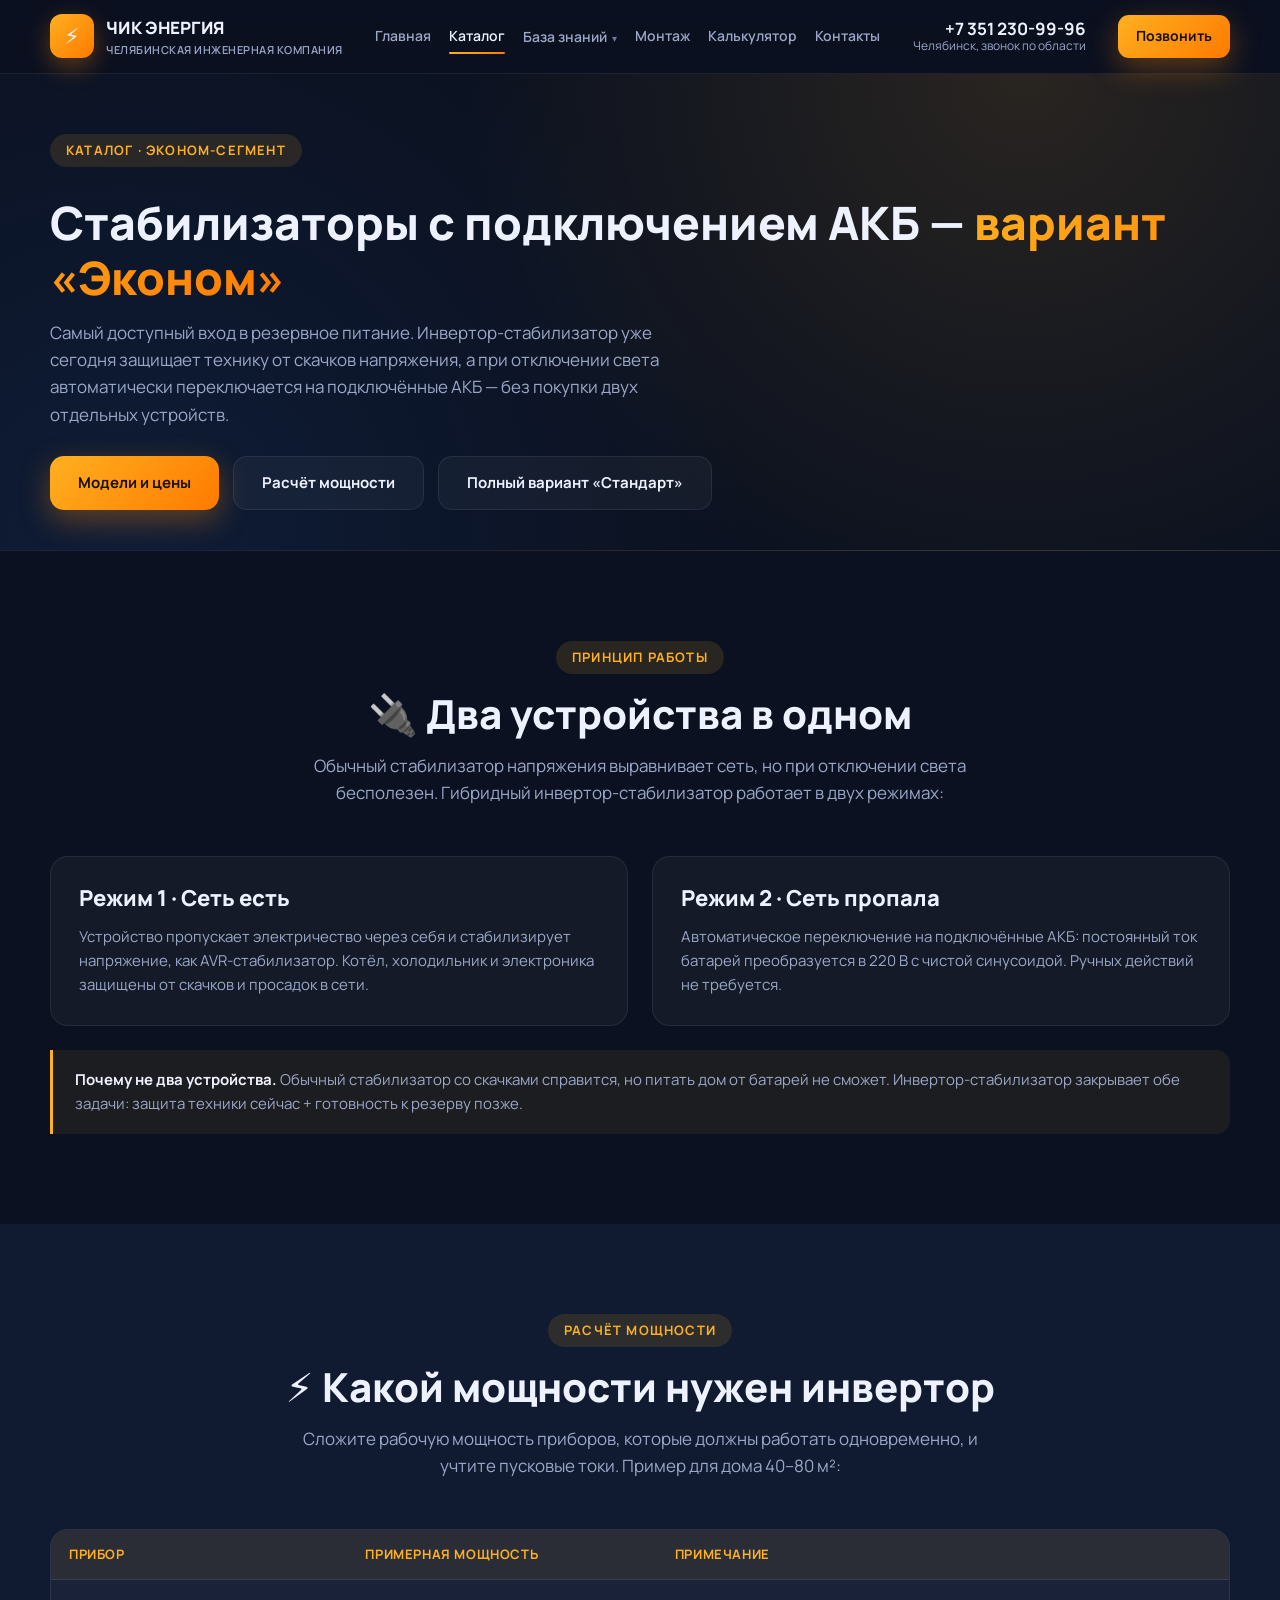
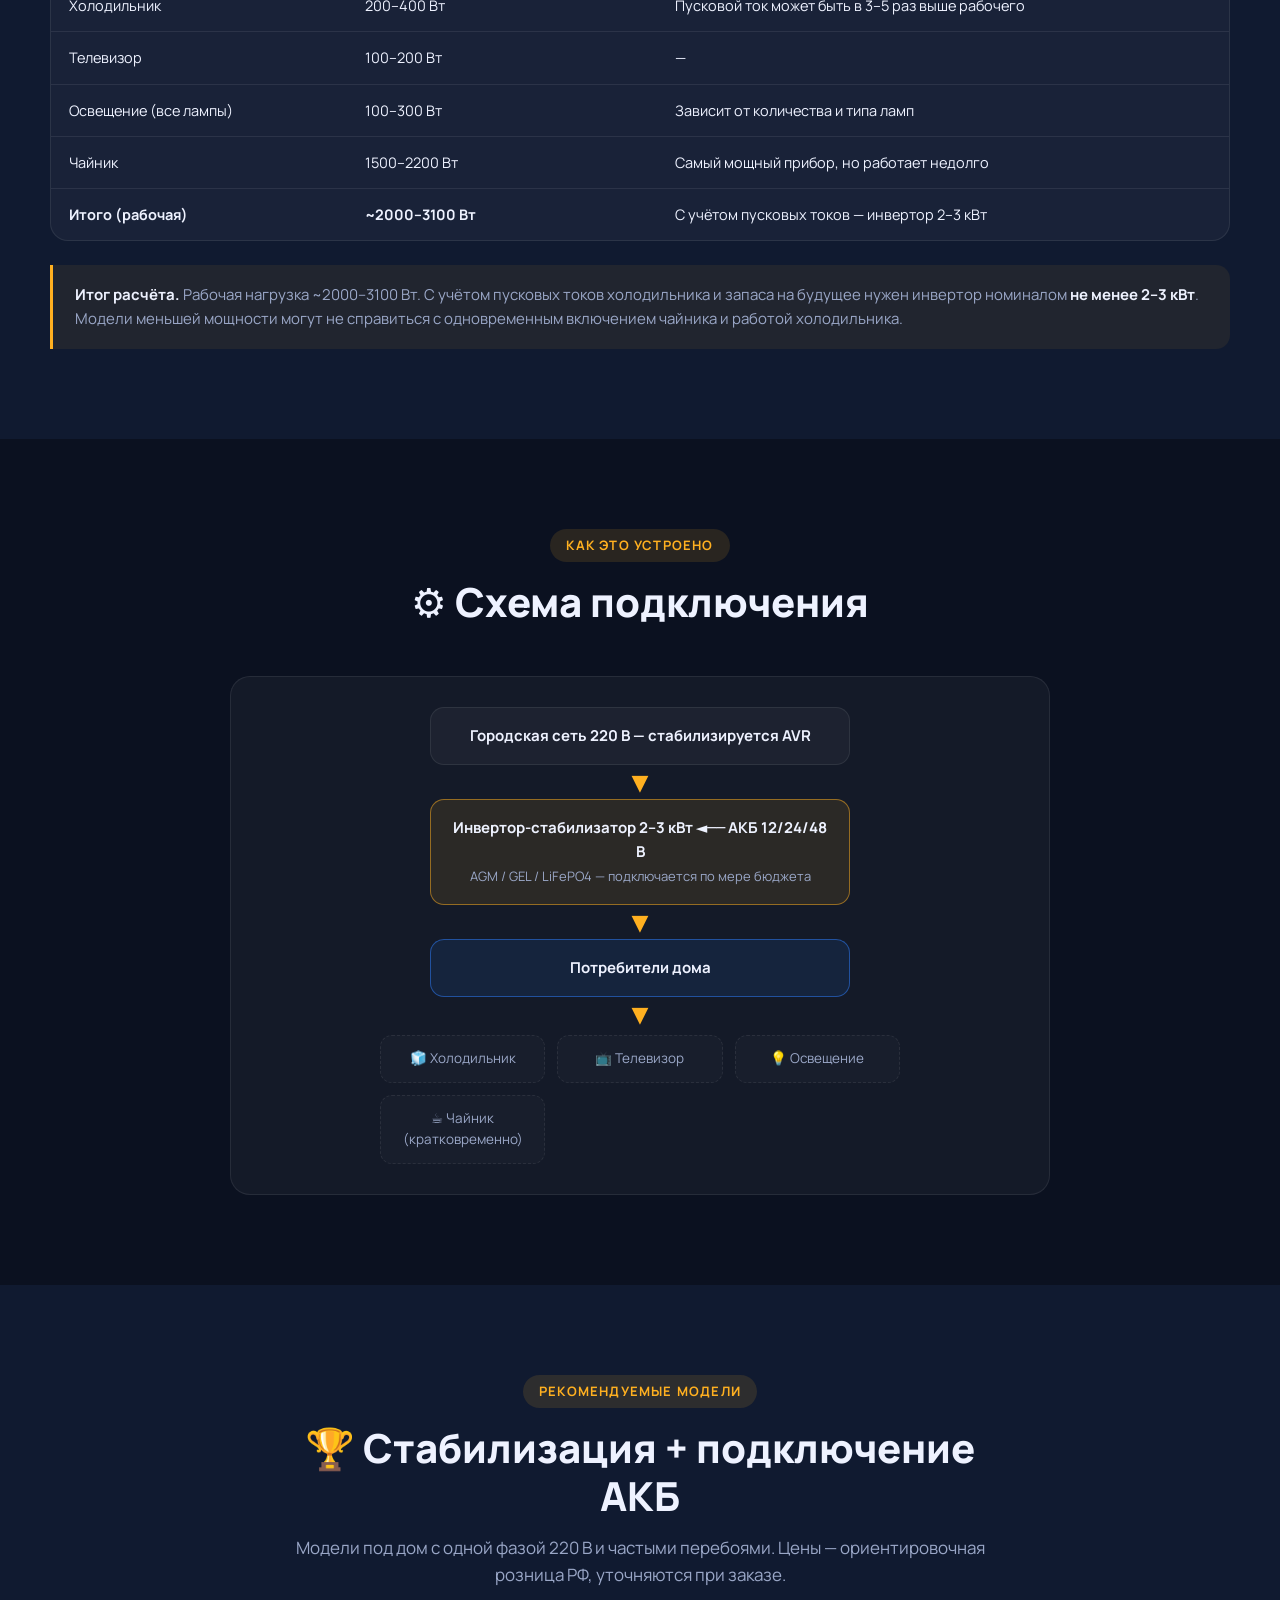
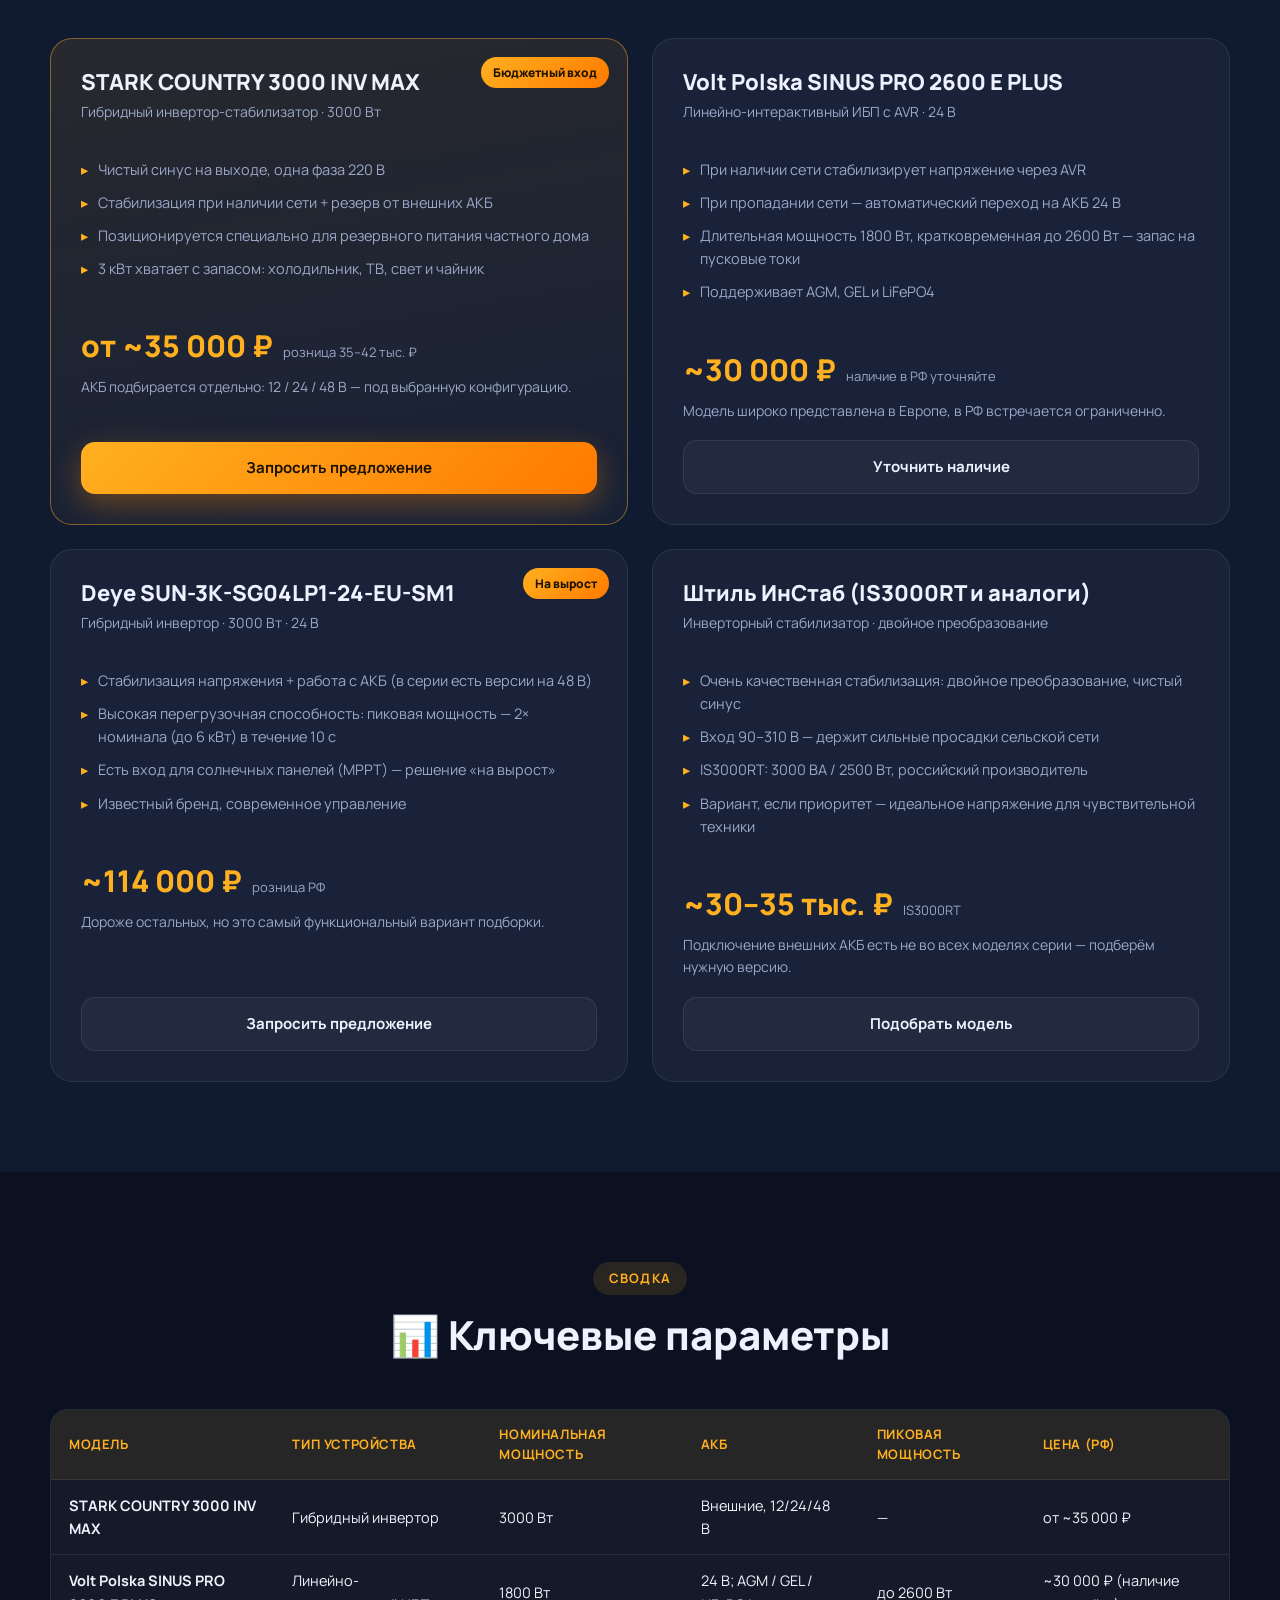
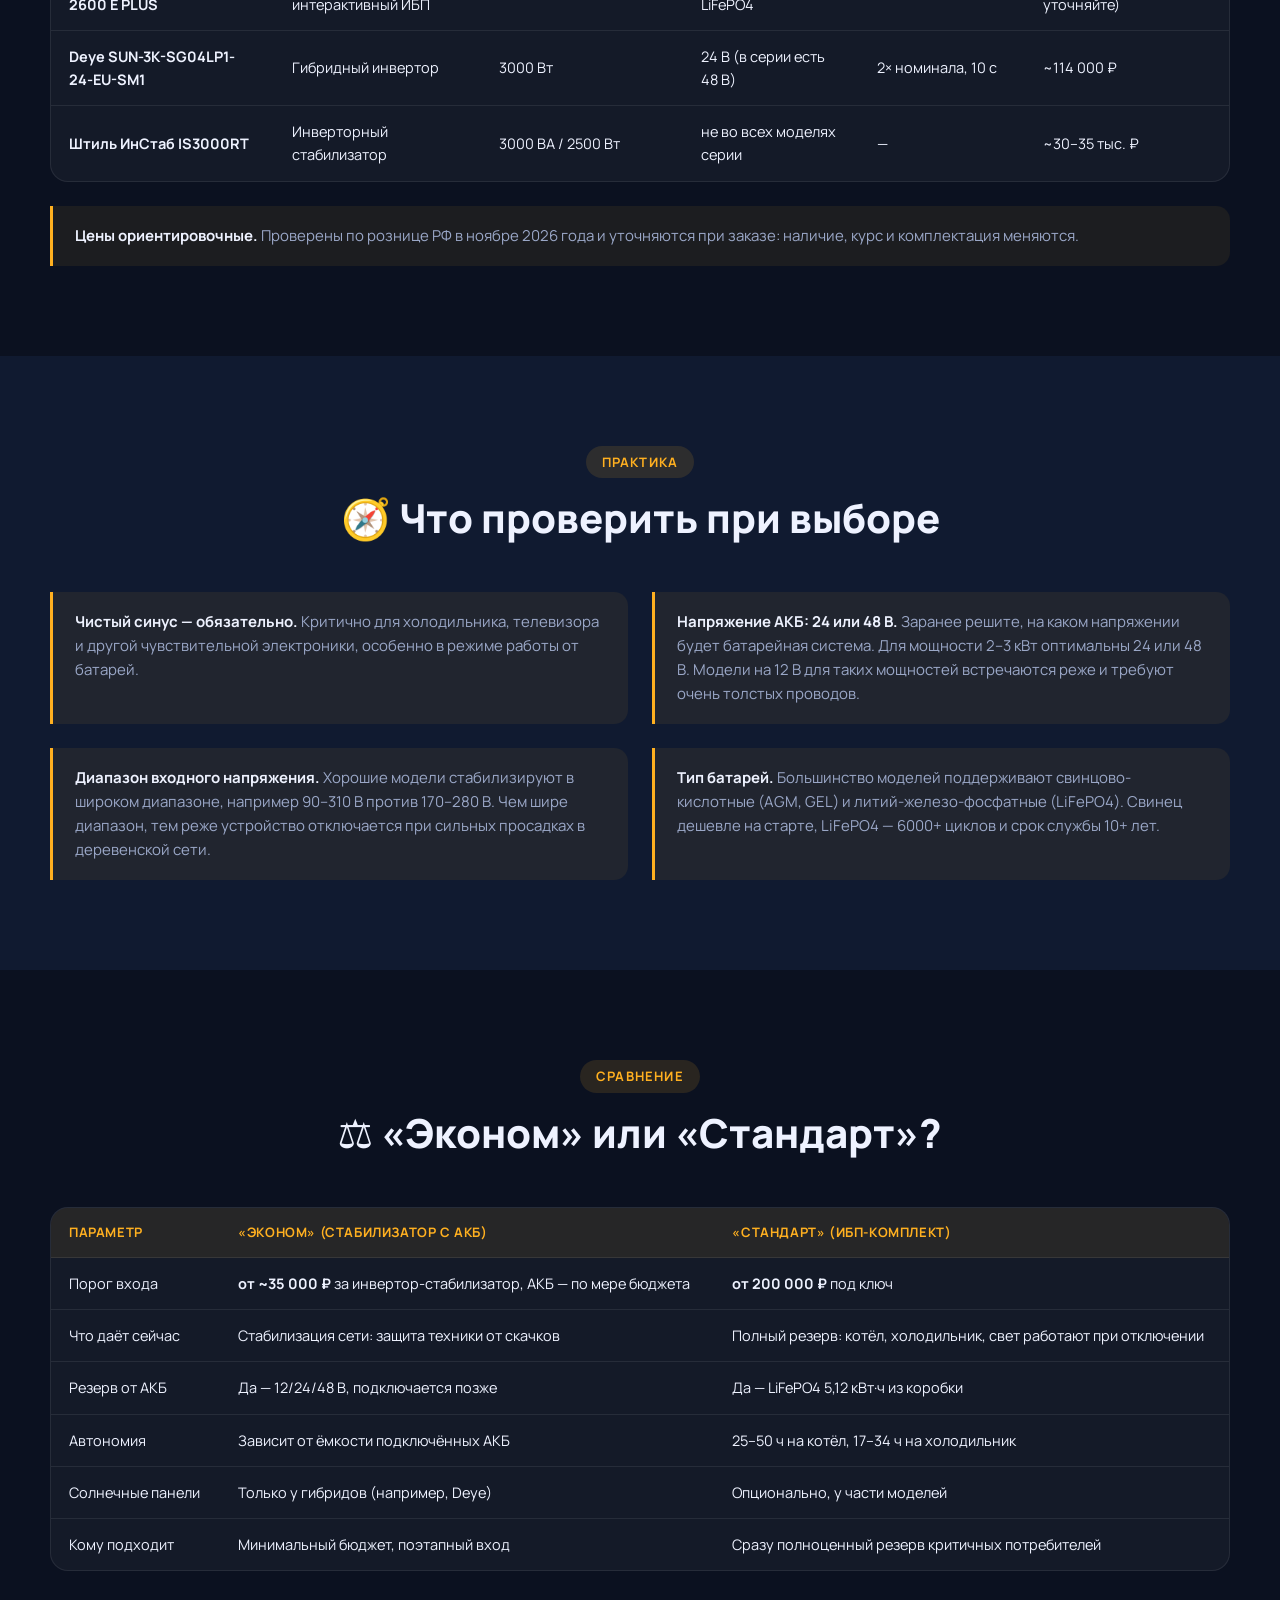
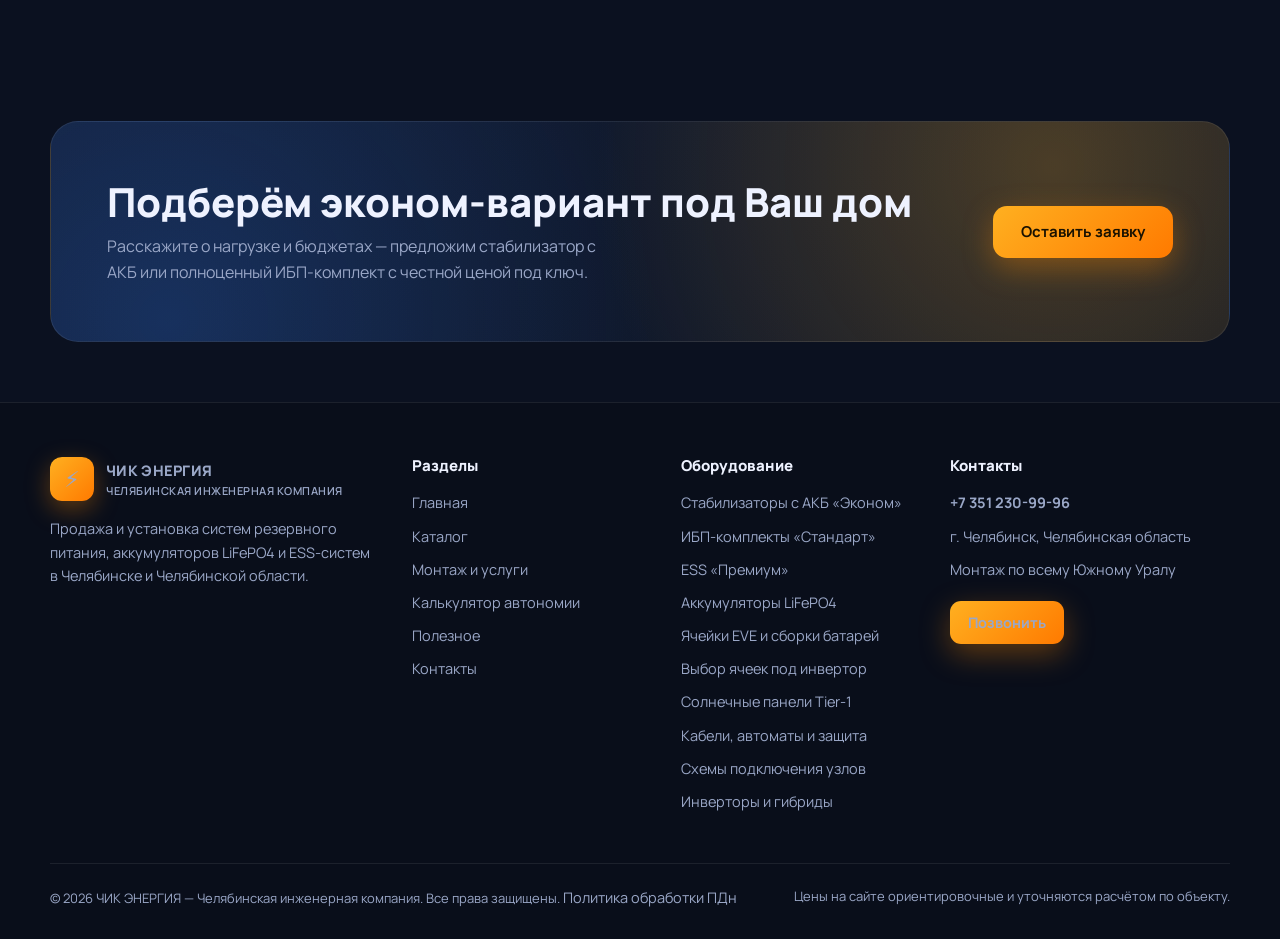
<file: econom.html>
<!DOCTYPE html>
<html lang="ru">
<head>
  <meta charset="UTF-8">
  <meta name="viewport" content="width=device-width, initial-scale=1.0">
  <title>Эконом — стабилизаторы напряжения с подключением АКБ | ЧИК ЭНЕРГИЯ</title>
  <meta name="description" content="Эконом-вариант резервного питания: инверторы-стабилизаторы напряжения с AVR и подключением внешних АКБ. Защита техники от скачков сейчас, резерв от батарей — по мере бюджета. Модели, цены, расчёт мощности.">
  <link rel="icon" type="image/svg+xml" href="favicon.svg">
  <meta property="og:title" content="Эконом — стабилизаторы напряжения с подключением АКБ | ЧИК ЭНЕРГИЯ">
  <meta property="og:description" content="Инверторы-стабилизаторы с AVR и подключением АКБ: STARK, Volt Polska, Deye, Штиль. Стабилизация сети сейчас, резерв от батарей — по мере бюджета.">
  <meta property="og:type" content="website">
  <meta property="og:url" content="https://morozzz174.github.io/chik-energy/econom.html">
  <link rel="preconnect" href="https://fonts.googleapis.com">
  <link rel="preconnect" href="https://fonts.gstatic.com" crossorigin>
  <link href="https://fonts.googleapis.com/css2?family=Manrope:wght@400;600;700;800&display=swap" rel="stylesheet">
  <link rel="stylesheet" href="css/style.css">
</head>
<body>

  <header class="header">
    <div class="container header-inner">
      <a href="index.html" class="logo">
        <span class="logo-icon">⚡</span>
        <span>ЧИК ЭНЕРГИЯ<small>Челябинская инженерная компания</small></span>
      </a>
      <nav class="nav">
        <a href="index.html">Главная</a>
        <a href="catalog.html" class="active">Каталог</a>
        <div class="has-sub">
          <a href="#">База знаний <span class="caret">▾</span></a>
          <div class="sub">
            <a href="cells.html">Ячейки LiFePO4</a>
            <a href="cell-selection.html">Выбор ячеек</a>
            <a href="solar-panels.html">Солнечные панели</a>
            <a href="cables-safety.html">Кабели и защита</a>
            <a href="wiring.html">Схемы подключения</a>
          </div>
        </div>
        <a href="services.html">Монтаж</a>
        <a href="calculator.html">Калькулятор</a>
        <a href="contacts.html">Контакты</a>
      </nav>
      <a class="header-phone" href="tel:+73512309996">
        <strong>+7 351 230-99-96</strong>
        <span>Челябинск, звонок по области</span>
      </a>
      <a href="tel:+73512309996" class="btn btn-primary btn-sm">Позвонить</a>
      <button class="burger" aria-label="Меню"><span></span><span></span><span></span></button>
    </div>
  </header>

  <main>
    <section class="page-hero">
      <div class="container">
        <span class="eyebrow">Каталог · Эконом-сегмент</span>
        <h1>Стабилизаторы с подключением АКБ — <span class="text-grad">вариант «Эконом»</span></h1>
        <p class="lead">Самый доступный вход в резервное питание. Инвертор-стабилизатор уже сегодня защищает технику от скачков напряжения, а при отключении света автоматически переключается на подключённые АКБ — без покупки двух отдельных устройств.</p>
        <div class="hero-actions" style="margin-top:28px;margin-bottom:0">
          <a href="#models" class="btn btn-primary">Модели и цены</a>
          <a href="#power" class="btn btn-ghost">Расчёт мощности</a>
          <a href="catalog.html#standart" class="btn btn-ghost">Полный вариант «Стандарт»</a>
        </div>
      </div>
    </section>

    <section class="section">
      <div class="container">
        <div class="section-head reveal">
          <span class="eyebrow">Принцип работы</span>
          <h2>🔌 Два устройства в одном</h2>
          <p class="lead">Обычный стабилизатор напряжения выравнивает сеть, но при отключении света бесполезен. Гибридный инвертор-стабилизатор работает в двух режимах:</p>
        </div>
        <div class="grid-2">
          <div class="card reveal">
            <h3>Режим 1 · Сеть есть</h3>
            <p style="margin-top:14px">Устройство пропускает электричество через себя и стабилизирует напряжение, как AVR-стабилизатор. Котёл, холодильник и электроника защищены от скачков и просадок в сети.</p>
          </div>
          <div class="card reveal">
            <h3>Режим 2 · Сеть пропала</h3>
            <p style="margin-top:14px">Автоматическое переключение на подключённые АКБ: постоянный ток батарей преобразуется в 220 В с чистой синусоидой. Ручных действий не требуется.</p>
          </div>
        </div>
        <div class="note-box mt-24 reveal">
          <b>Почему не два устройства.</b> Обычный стабилизатор со скачками справится, но питать дом от батарей не сможет. Инвертор-стабилизатор закрывает обе задачи: защита техники сейчас + готовность к резерву позже.
        </div>
      </div>
    </section>

    <section class="section" id="power" style="background:var(--bg-soft)">
      <div class="container">
        <div class="section-head reveal">
          <span class="eyebrow">Расчёт мощности</span>
          <h2>⚡ Какой мощности нужен инвертор</h2>
          <p class="lead">Сложите рабочую мощность приборов, которые должны работать одновременно, и учтите пусковые токи. Пример для дома 40–80 м²:</p>
        </div>
        <div class="table-wrap reveal">
          <table>
            <thead>
              <tr><th>Прибор</th><th>Примерная мощность</th><th>Примечание</th></tr>
            </thead>
            <tbody>
              <tr><td>Холодильник</td><td>200–400 Вт</td><td>Пусковой ток может быть в 3–5 раз выше рабочего</td></tr>
              <tr><td>Телевизор</td><td>100–200 Вт</td><td>—</td></tr>
              <tr><td>Освещение (все лампы)</td><td>100–300 Вт</td><td>Зависит от количества и типа ламп</td></tr>
              <tr><td>Чайник</td><td>1500–2200 Вт</td><td>Самый мощный прибор, но работает недолго</td></tr>
              <tr><td><strong>Итого (рабочая)</strong></td><td><strong>~2000–3100 Вт</strong></td><td>С учётом пусковых токов — инвертор 2–3 кВт</td></tr>
            </tbody>
          </table>
        </div>
        <div class="note-box mt-24 reveal">
          <b>Итог расчёта.</b> Рабочая нагрузка ~2000–3100 Вт. С учётом пусковых токов холодильника и запаса на будущее нужен инвертор номиналом <b>не менее 2–3 кВт</b>. Модели меньшей мощности могут не справиться с одновременным включением чайника и работой холодильника.
        </div>
      </div>
    </section>

    <section class="section">
      <div class="container">
        <div class="section-head reveal">
          <span class="eyebrow">Как это устроено</span>
          <h2>⚙️ Схема подключения</h2>
        </div>
        <div class="scheme reveal" style="max-width:820px;margin-inline:auto">
          <div class="scheme-flow">
            <div class="scheme-node">Городская сеть 220 В — стабилизируется AVR</div>
            <div class="scheme-arrow">▼</div>
            <div class="scheme-node accent">Инвертор-стабилизатор 2–3 кВт ◄── АКБ 12/24/48 В<br><span style="font-weight:400;color:var(--muted);font-size:13px">AGM / GEL / LiFePO4 — подключается по мере бюджета</span></div>
            <div class="scheme-arrow">▼</div>
            <div class="scheme-node blue">Потребители дома</div>
            <div class="scheme-arrow">▼</div>
            <div class="scheme-branches">
              <div class="scheme-branch">🧊 Холодильник</div>
              <div class="scheme-branch">📺 Телевизор</div>
              <div class="scheme-branch">💡 Освещение</div>
              <div class="scheme-branch">☕ Чайник (кратковременно)</div>
            </div>
          </div>
        </div>
      </div>
    </section>

    <section class="section" id="models" style="background:var(--bg-soft)">
      <div class="container">
        <div class="section-head reveal">
          <span class="eyebrow">Рекомендуемые модели</span>
          <h2>🏆 Стабилизация + подключение АКБ</h2>
          <p class="lead">Модели под дом с одной фазой 220 В и частыми перебоями. Цены — ориентировочная розница РФ, уточняются при заказе.</p>
        </div>
        <div class="grid-2">
          <div class="product featured reveal">
            <span class="tag">Бюджетный вход</span>
            <h3>STARK COUNTRY 3000 INV MAX</h3>
            <p class="sub">Гибридный инвертор-стабилизатор · 3000 Вт</p>
            <ul>
              <li>Чистый синус на выходе, одна фаза 220 В</li>
              <li>Стабилизация при наличии сети + резерв от внешних АКБ</li>
              <li>Позиционируется специально для резервного питания частного дома</li>
              <li>3 кВт хватает с запасом: холодильник, ТВ, свет и чайник</li>
            </ul>
            <div class="price-row"><span class="price">от ~35 000 ₽</span><span class="price-note">розница 35–42 тыс. ₽</span></div>
            <p class="sub">АКБ подбирается отдельно: 12 / 24 / 48 В — под выбранную конфигурацию.</p>
            <a href="contacts.html" class="btn btn-primary">Запросить предложение</a>
          </div>

          <div class="product reveal">
            <h3>Volt Polska SINUS PRO 2600 E PLUS</h3>
            <p class="sub">Линейно-интерактивный ИБП с AVR · 24 В</p>
            <ul>
              <li>При наличии сети стабилизирует напряжение через AVR</li>
              <li>При пропадании сети — автоматический переход на АКБ 24 В</li>
              <li>Длительная мощность 1800 Вт, кратковременная до 2600 Вт — запас на пусковые токи</li>
              <li>Поддерживает AGM, GEL и LiFePO4</li>
            </ul>
            <div class="price-row"><span class="price">~30 000 ₽</span><span class="price-note">наличие в РФ уточняйте</span></div>
            <p class="sub">Модель широко представлена в Европе, в РФ встречается ограниченно.</p>
            <a href="contacts.html" class="btn btn-ghost">Уточнить наличие</a>
          </div>

          <div class="product reveal">
            <span class="tag">На вырост</span>
            <h3>Deye SUN-3K-SG04LP1-24-EU-SM1</h3>
            <p class="sub">Гибридный инвертор · 3000 Вт · 24 В</p>
            <ul>
              <li>Стабилизация напряжения + работа с АКБ (в серии есть версии на 48 В)</li>
              <li>Высокая перегрузочная способность: пиковая мощность — 2× номинала (до 6 кВт) в течение 10 с</li>
              <li>Есть вход для солнечных панелей (MPPT) — решение «на вырост»</li>
              <li>Известный бренд, современное управление</li>
            </ul>
            <div class="price-row"><span class="price">~114 000 ₽</span><span class="price-note">розница РФ</span></div>
            <p class="sub">Дороже остальных, но это самый функциональный вариант подборки.</p>
            <a href="contacts.html" class="btn btn-ghost">Запросить предложение</a>
          </div>

          <div class="product reveal">
            <h3>Штиль ИнСтаб (IS3000RT и аналоги)</h3>
            <p class="sub">Инверторный стабилизатор · двойное преобразование</p>
            <ul>
              <li>Очень качественная стабилизация: двойное преобразование, чистый синус</li>
              <li>Вход 90–310 В — держит сильные просадки сельской сети</li>
              <li>IS3000RT: 3000 ВА / 2500 Вт, российский производитель</li>
              <li>Вариант, если приоритет — идеальное напряжение для чувствительной техники</li>
            </ul>
            <div class="price-row"><span class="price">~30–35 тыс. ₽</span><span class="price-note">IS3000RT</span></div>
            <p class="sub">Подключение внешних АКБ есть не во всех моделях серии — подберём нужную версию.</p>
            <a href="contacts.html" class="btn btn-ghost">Подобрать модель</a>
          </div>
        </div>
      </div>
    </section>

    <section class="section">
      <div class="container">
        <div class="section-head reveal">
          <span class="eyebrow">Сводка</span>
          <h2>📊 Ключевые параметры</h2>
        </div>
        <div class="table-wrap reveal">
          <table>
            <thead>
              <tr><th>Модель</th><th>Тип устройства</th><th>Номинальная мощность</th><th>АКБ</th><th>Пиковая мощность</th><th>Цена (РФ)</th></tr>
            </thead>
            <tbody>
              <tr><td><strong>STARK COUNTRY 3000 INV MAX</strong></td><td>Гибридный инвертор</td><td>3000 Вт</td><td>Внешние, 12/24/48 В</td><td>—</td><td>от ~35 000 ₽</td></tr>
              <tr><td><strong>Volt Polska SINUS PRO 2600 E PLUS</strong></td><td>Линейно-интерактивный ИБП</td><td>1800 Вт</td><td>24 В; AGM / GEL / LiFePO4</td><td>до 2600 Вт</td><td>~30 000 ₽ (наличие уточняйте)</td></tr>
              <tr><td><strong>Deye SUN-3K-SG04LP1-24-EU-SM1</strong></td><td>Гибридный инвертор</td><td>3000 Вт</td><td>24 В (в серии есть 48 В)</td><td>2× номинала, 10 с</td><td>~114 000 ₽</td></tr>
              <tr><td><strong>Штиль ИнСтаб IS3000RT</strong></td><td>Инверторный стабилизатор</td><td>3000 ВА / 2500 Вт</td><td>не во всех моделях серии</td><td>—</td><td>~30–35 тыс. ₽</td></tr>
            </tbody>
          </table>
        </div>
        <div class="note-box mt-24 reveal"><b>Цены ориентировочные.</b> Проверены по рознице РФ в ноябре 2026 года и уточняются при заказе: наличие, курс и комплектация меняются.</div>
      </div>
    </section>

    <section class="section" style="background:var(--bg-soft)">
      <div class="container">
        <div class="section-head reveal">
          <span class="eyebrow">Практика</span>
          <h2>🧭 Что проверить при выборе</h2>
        </div>
        <div class="grid-2">
          <div class="note-box reveal">
            <b>Чистый синус — обязательно.</b> Критично для холодильника, телевизора и другой чувствительной электроники, особенно в режиме работы от батарей.
          </div>
          <div class="note-box reveal">
            <b>Напряжение АКБ: 24 или 48 В.</b> Заранее решите, на каком напряжении будет батарейная система. Для мощности 2–3 кВт оптимальны 24 или 48 В. Модели на 12 В для таких мощностей встречаются реже и требуют очень толстых проводов.
          </div>
          <div class="note-box reveal">
            <b>Диапазон входного напряжения.</b> Хорошие модели стабилизируют в широком диапазоне, например 90–310 В против 170–280 В. Чем шире диапазон, тем реже устройство отключается при сильных просадках в деревенской сети.
          </div>
          <div class="note-box reveal">
            <b>Тип батарей.</b> Большинство моделей поддерживают свинцово-кислотные (AGM, GEL) и литий-железо-фосфатные (LiFePO4). Свинец дешевле на старте, LiFePO4 — 6000+ циклов и срок службы 10+ лет.
          </div>
        </div>
      </div>
    </section>

    <section class="section">
      <div class="container">
        <div class="section-head reveal">
          <span class="eyebrow">Сравнение</span>
          <h2>⚖️ «Эконом» или «Стандарт»?</h2>
        </div>
        <div class="table-wrap reveal">
          <table>
            <thead>
              <tr><th>Параметр</th><th>«Эконом» (стабилизатор с АКБ)</th><th>«Стандарт» (ИБП-комплект)</th></tr>
            </thead>
            <tbody>
              <tr><td>Порог входа</td><td><strong>от ~35 000 ₽</strong> за инвертор-стабилизатор, АКБ — по мере бюджета</td><td><strong>от 200 000 ₽</strong> под ключ</td></tr>
              <tr><td>Что даёт сейчас</td><td>Стабилизация сети: защита техники от скачков</td><td>Полный резерв: котёл, холодильник, свет работают при отключении</td></tr>
              <tr><td>Резерв от АКБ</td><td>Да — 12/24/48 В, подключается позже</td><td class="hl">Да — LiFePO4 5,12 кВт·ч из коробки</td></tr>
              <tr><td>Автономия</td><td>Зависит от ёмкости подключённых АКБ</td><td class="hl">25–50 ч на котёл, 17–34 ч на холодильник</td></tr>
              <tr><td>Солнечные панели</td><td>Только у гибридов (например, Deye)</td><td>Опционально, у части моделей</td></tr>
              <tr><td>Кому подходит</td><td>Минимальный бюджет, поэтапный вход</td><td>Сразу полноценный резерв критичных потребителей</td></tr>
            </tbody>
          </table>
        </div>
      </div>
    </section>

    <section class="section-tight">
      <div class="container">
        <div class="cta-band reveal">
          <div>
            <h2>Подберём эконом-вариант под Ваш дом</h2>
            <p>Расскажите о нагрузке и бюджетах — предложим стабилизатор с АКБ или полноценный ИБП-комплект с честной ценой под ключ.</p>
          </div>
          <a href="contacts.html" class="btn btn-primary">Оставить заявку</a>
        </div>
      </div>
    </section>
  </main>

  <footer class="footer">
    <div class="container">
      <div class="footer-grid">
        <div>
          <a href="index.html" class="logo" style="margin-bottom:16px">
            <span class="logo-icon">⚡</span>
            <span>ЧИК ЭНЕРГИЯ<small>Челябинская инженерная компания</small></span>
          </a>
          <p>Продажа и установка систем резервного питания, аккумуляторов LiFePO4 и ESS-систем в Челябинске и Челябинской области.</p>
        </div>
        <div>
          <h4>Разделы</h4>
          <ul>
            <li><a href="index.html">Главная</a></li>
            <li><a href="catalog.html">Каталог</a></li>
            <li><a href="services.html">Монтаж и услуги</a></li>
            <li><a href="calculator.html">Калькулятор автономии</a></li>
            <li><a href="useful.html">Полезное</a></li>
            <li><a href="contacts.html">Контакты</a></li>
          </ul>
        </div>
        <div>
          <h4>Оборудование</h4>
          <ul>
            <li><a href="econom.html">Стабилизаторы с АКБ «Эконом»</a></li>
            <li><a href="catalog.html#standart">ИБП-комплекты «Стандарт»</a></li>
            <li><a href="catalog.html#premium">ESS «Премиум»</a></li>
            <li><a href="catalog.html#accu">Аккумуляторы LiFePO4</a></li>
            <li><a href="cells.html">Ячейки EVE и сборки батарей</a></li>
            <li><a href="cell-selection.html">Выбор ячеек под инвертор</a></li>
            <li><a href="solar-panels.html">Солнечные панели Tier-1</a></li>
            <li><a href="cables-safety.html">Кабели, автоматы и защита</a></li>
            <li><a href="wiring.html">Схемы подключения узлов</a></li>
            <li><a href="catalog.html#inverters">Инверторы и гибриды</a></li>
          </ul>
        </div>
        <div>
          <h4>Контакты</h4>
          <ul>
            <li><a href="tel:+73512309996"><b>+7 351 230-99-96</b></a></li>
            <li>г. Челябинск, Челябинская область</li>
            <li>Монтаж по всему Южному Уралу</li>
          </ul>
          <a href="tel:+73512309996" class="btn btn-primary btn-sm" style="margin-top:10px">Позвонить</a>
        </div>
      </div>
      <div class="footer-bottom">
        <span>© 2026 ЧИК ЭНЕРГИЯ — Челябинская инженерная компания. Все права защищены. <a href="policy.html">Политика обработки ПДн</a></span>
        <span>Цены на сайте ориентировочные и уточняются расчётом по объекту.</span>
      </div>
    </div>
  </footer>

  <a href="tel:+73512309996" class="float-call">📞 Позвонить</a>

  <script src="js/main.js"></script>
</body>
</html>
</file>
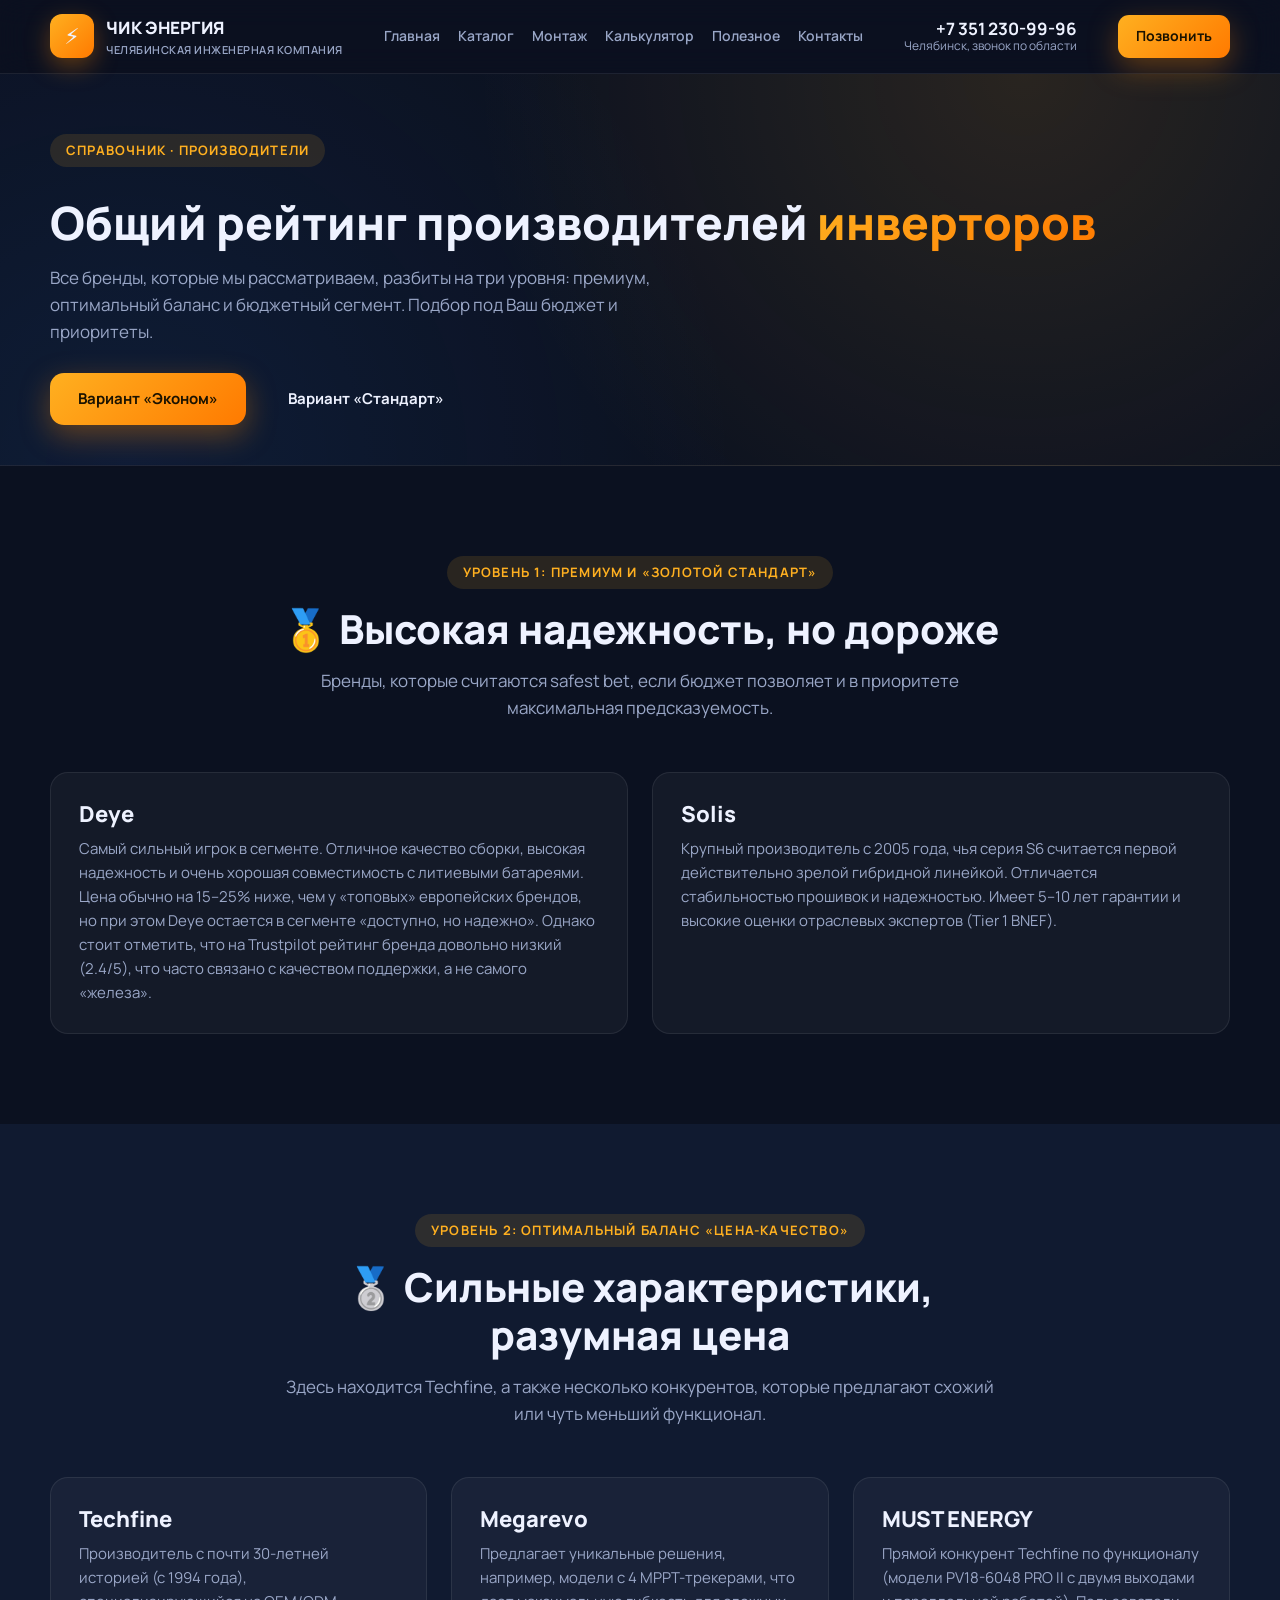
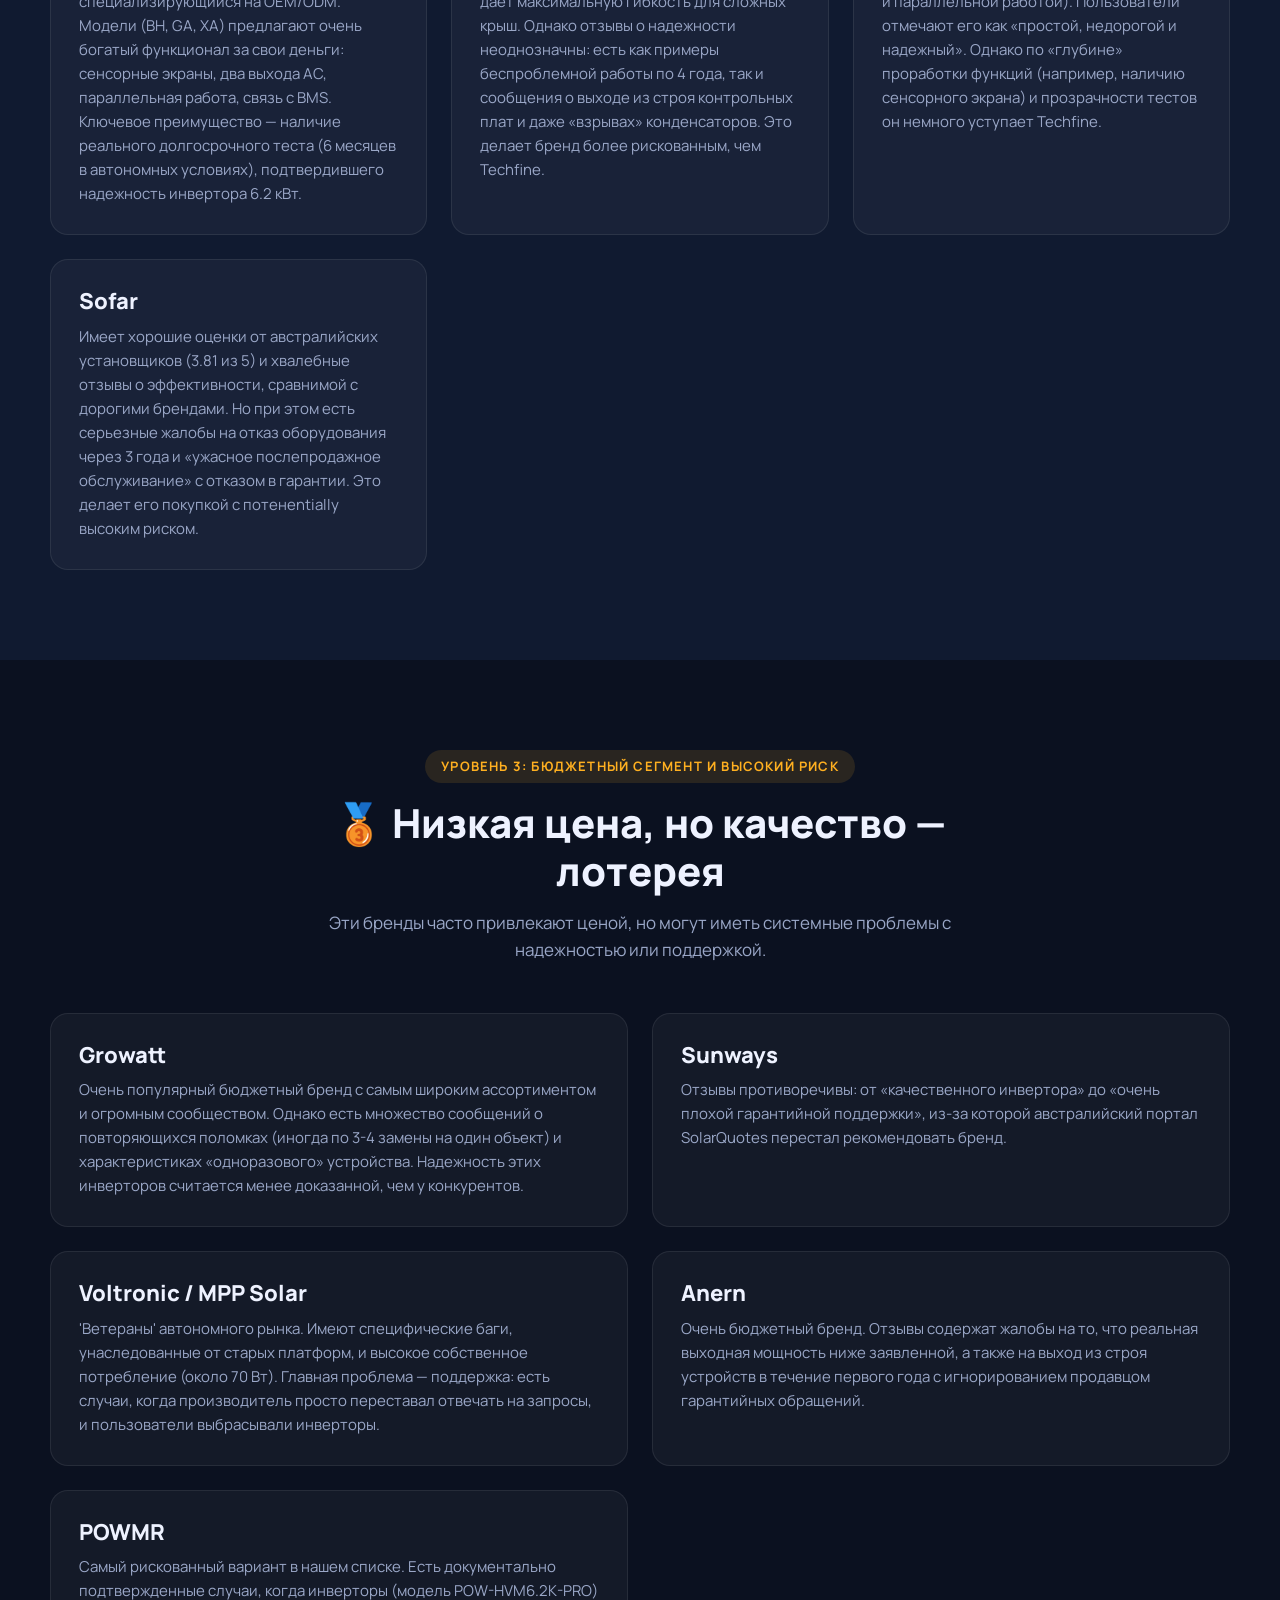
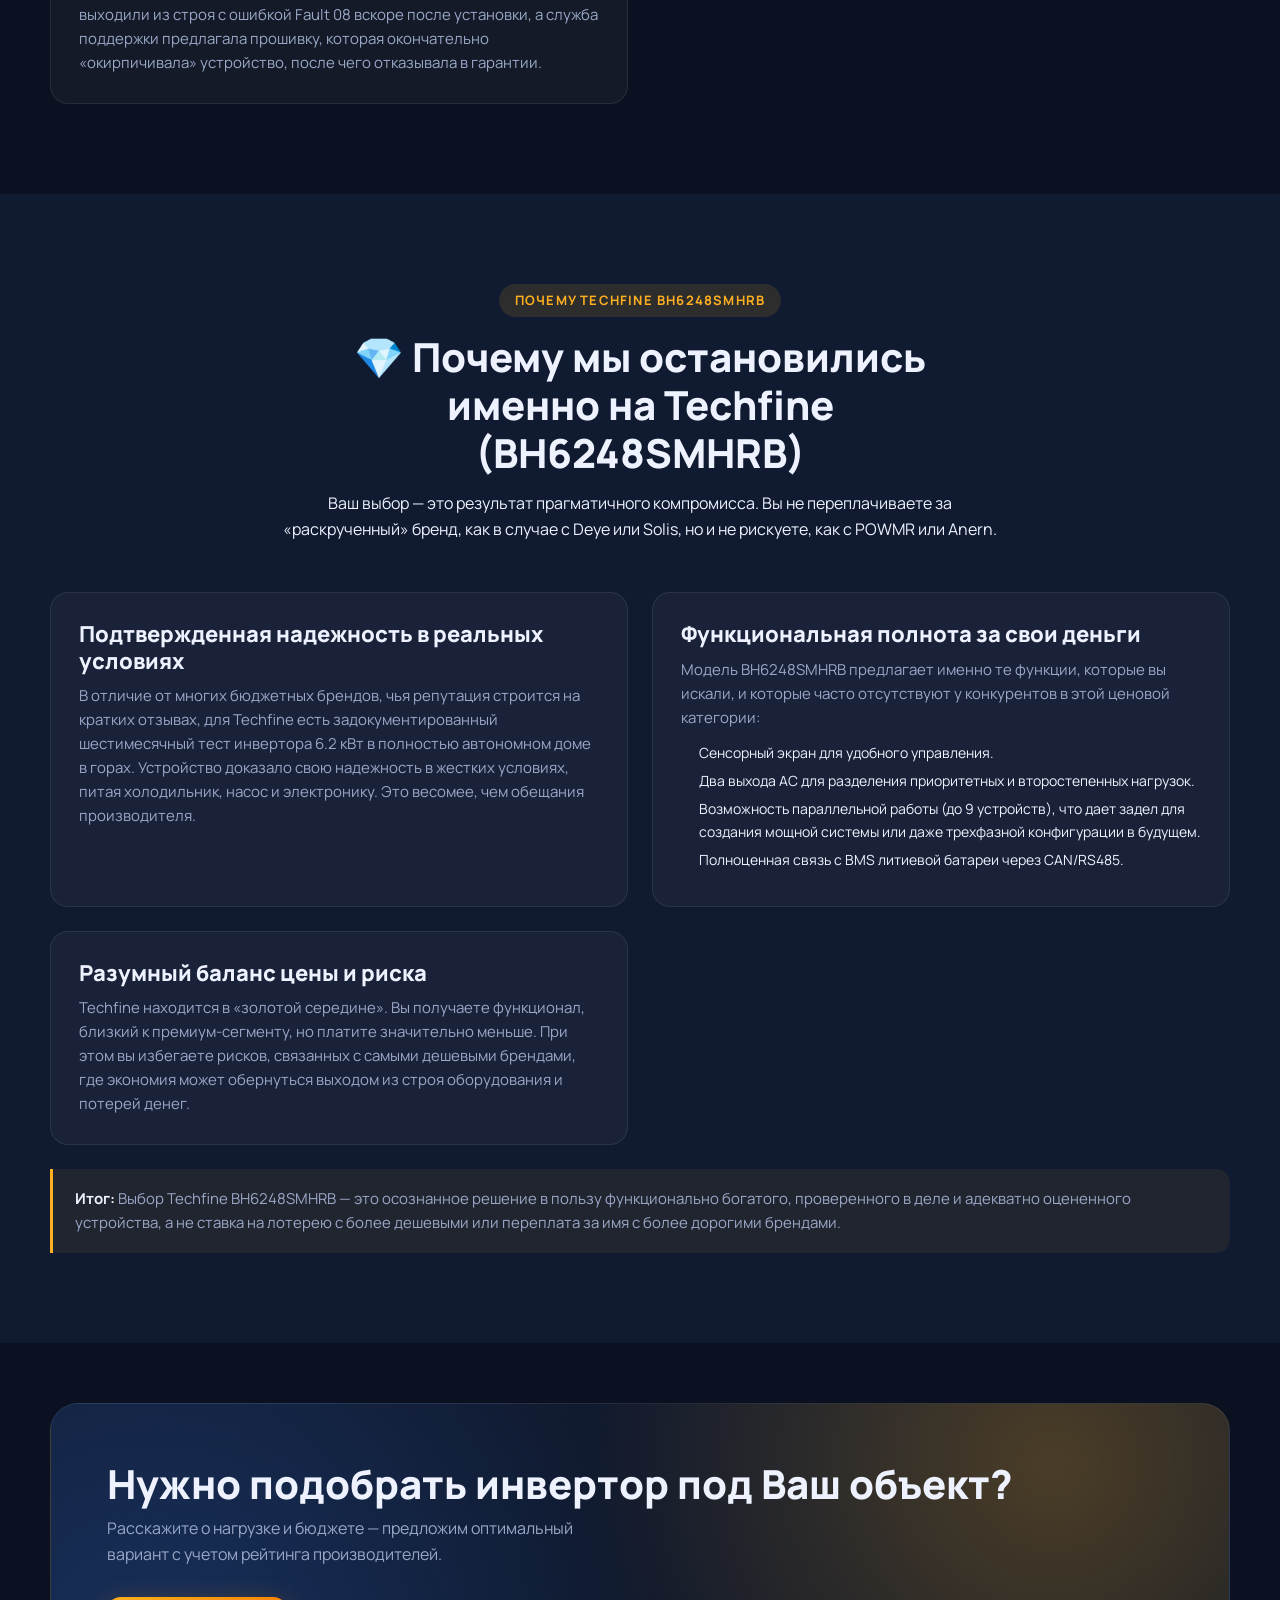
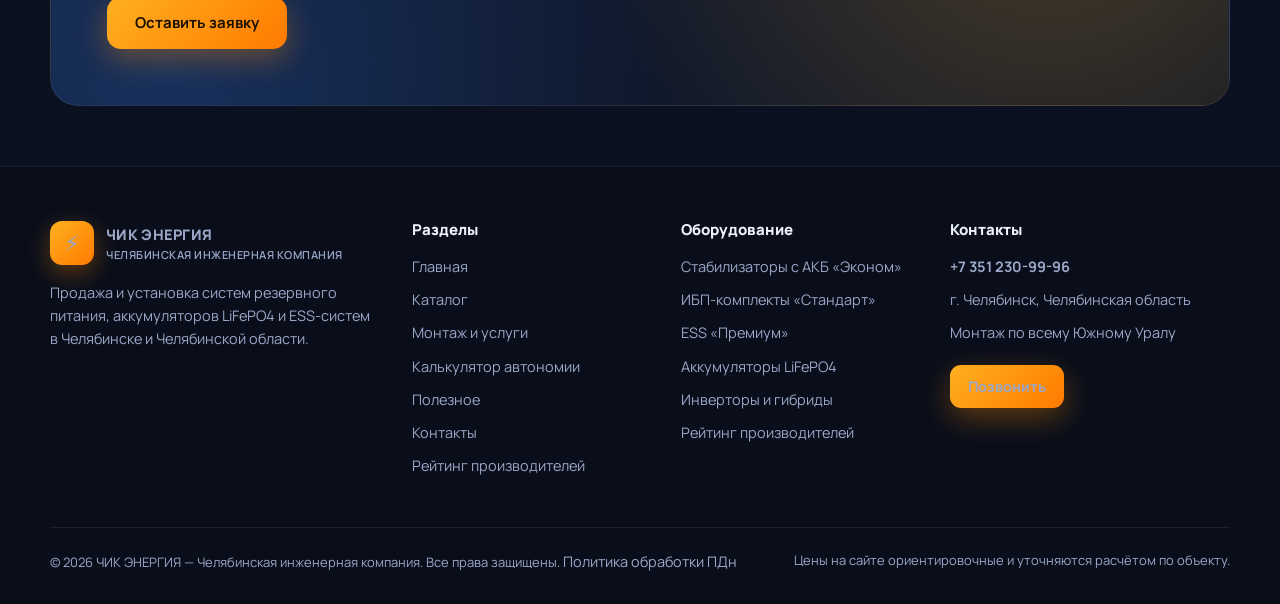
<file: manufacturers.html>
<!DOCTYPE html>
<html lang="ru">
<head>
  <meta charset="UTF-8">
  <meta name="viewport" content="width=device-width, initial-scale=1.0">
  <title>📊 Общий рейтинг производителей инверторов | ЧИК ЭНЕРГИЯ</title>
  <meta name="description" content="Рейтинг производителей инверторов: премиум-уровень (Deye, Solis), оптимальный баланс (Techfine, Megarevo, MUST ENERGY, Sofar) и бюджетный сегмент (Growatt, Sunways, Voltronic, Anern, POWMR). Сравнение по надежности, функционалу и цене.">
  <link rel="icon" type="image/svg+xml" href="favicon.svg">
  <meta property="og:title" content="📊 Общий рейтинг производителей инверторов | ЧИК ЭНЕРГИЯ">
  <meta property="og:description" content="Рейтинг производителей инверторов: Deye, Solis, Techfine, Growatt и другие по критериям надежность, цена, функционал.">
  <meta property="og:type" content="website">
  <meta property="og:url" content="https://morozzz174.github.io/chik-energy/manufacturers.html">
  <link rel="preconnect" href="https://fonts.googleapis.com">
  <link rel="preconnect" href="https://fonts.gstatic.com" crossorigin>
  <link href="https://fonts.googleapis.com/css2?family=Manrope:wght@400;600;700;800&display=swap" rel="stylesheet">
  <link rel="stylesheet" href="css/style.css">
</head>
<body>

  <header class="header">
    <div class="container header-inner">
      <a href="index.html" class="logo">
        <span class="logo-icon">⚡</span>
        <span>ЧИК ЭНЕРГИЯ<small>Челябинская инженерная компания</small></span>
      </a>
      <nav class="nav">
        <a href="index.html">Главная</a>
        <a href="catalog.html">Каталог</a>
        <a href="services.html">Монтаж</a>
        <a href="calculator.html">Калькулятор</a>
        <a href="useful.html">Полезное</a>
        <a href="contacts.html">Контакты</a>
      </nav>
      <a class="header-phone" href="tel:+73512309996">
        <strong>+7 351 230-99-96</strong>
        <span>Челябинск, звонок по области</span>
      </a>
      <a href="tel:+73512309996" class="btn btn-primary btn-sm">Позвонить</a>
      <button class="burger" aria-label="Меню"><span></span><span></span><span></span></button>
    </div>
  </header>

  <main>
    <section class="page-hero">
      <div class="container">
        <span class="eyebrow">Справочник · производители</span>
        <h1>Общий рейтинг производителей <span class="text-grad">инверторов</span></h1>
        <p class="lead">Все бренды, которые мы рассматриваем, разбиты на три уровня: премиум, оптимальный баланс и бюджетный сегмент. Подбор под Ваш бюджет и приоритеты.</p>
        <div class="hero-actions" style="margin-top:28px;margin-bottom:0">
          <a href="econom.html" class="btn btn-primary">Вариант «Эконом»</a>
          <a href="catalog.html#standart" class="btn btn-standart">Вариант «Стандарт»</a>
        </div>
      </div>
    </section>

    <section class="section">
      <div class="container">
        <div class="section-head reveal">
          <span class="eyebrow">Уровень 1: Премиум и «золотой стандарт»</span>
          <h2>🥇 Высокая надежность, но дороже</h2>
          <p class="lead">Бренды, которые считаются safest bet, если бюджет позволяет и в приоритете максимальная предсказуемость.</p>
        </div>
        <div class="grid-2">
          <div class="card reveal">
            <h3>Deye</h3>
            <p>Самый сильный игрок в сегменте. Отличное качество сборки, высокая надежность и очень хорошая совместимость с литиевыми батареями. Цена обычно на 15–25% ниже, чем у «топовых» европейских брендов, но при этом Deye остается в сегменте «доступно, но надежно». Однако стоит отметить, что на Trustpilot рейтинг бренда довольно низкий (2.4/5), что часто связано с качеством поддержки, а не самого «железа».</p>
          </div>
          <div class="card reveal">
            <h3>Solis</h3>
            <p>Крупный производитель с 2005 года, чья серия S6 считается первой действительно зрелой гибридной линейкой. Отличается стабильностью прошивок и надежностью. Имеет 5–10 лет гарантии и высокие оценки отраслевых экспертов (Tier 1 BNEF).</p>
          </div>
        </div>
      </div>
    </section>

    <section class="section" style="background:var(--bg-soft)">
      <div class="container">
        <div class="section-head reveal">
          <span class="eyebrow">Уровень 2: Оптимальный баланс «цена-качество»</span>
          <h2>🥈 Сильные характеристики, разумная цена</h2>
          <p class="lead">Здесь находится Techfine, а также несколько конкурентов, которые предлагают схожий или чуть меньший функционал.</p>
        </div>
        <div class="grid-3">
          <div class="card reveal">
            <h3>Techfine</h3>
            <p>Производитель с почти 30-летней историей (с 1994 года), специализирующийся на OEM/ODM. Модели (BH, GA, XA) предлагают очень богатый функционал за свои деньги: сенсорные экраны, два выхода AC, параллельная работа, связь с BMS. Ключевое преимущество — наличие реального долгосрочного теста (6 месяцев в автономных условиях), подтвердившего надежность инвертора 6.2 кВт.</p>
          </div>
          <div class="card reveal">
            <h3>Megarevo</h3>
            <p>Предлагает уникальные решения, например, модели с 4 MPPT-трекерами, что дает максимальную гибкость для сложных крыш. Однако отзывы о надежности неоднозначны: есть как примеры беспроблемной работы по 4 года, так и сообщения о выходе из строя контрольных плат и даже «взрывах» конденсаторов. Это делает бренд более рискованным, чем Techfine.</p>
          </div>
          <div class="card reveal">
            <h3>MUST ENERGY</h3>
            <p>Прямой конкурент Techfine по функционалу (модели PV18-6048 PRO II с двумя выходами и параллельной работой). Пользователи отмечают его как «простой, недорогой и надежный». Однако по «глубине» проработки функций (например, наличию сенсорного экрана) и прозрачности тестов он немного уступает Techfine.</p>
          </div>
          <div class="card reveal">
            <h3>Sofar</h3>
            <p>Имеет хорошие оценки от австралийских установщиков (3.81 из 5) и хвалебные отзывы о эффективности, сравнимой с дорогими брендами. Но при этом есть серьезные жалобы на отказ оборудования через 3 года и «ужасное послепродажное обслуживание» с отказом в гарантии. Это делает его покупкой с потенentially высоким риском.</p>
          </div>
        </div>
      </div>
    </section>

    <section class="section">
      <div class="container">
        <div class="section-head reveal">
          <span class="eyebrow">Уровень 3: Бюджетный сегмент и высокий риск</span>
          <h2>🥉 Низкая цена, но качество — лотерея</h2>
          <p class="lead">Эти бренды часто привлекают ценой, но могут иметь системные проблемы с надежностью или поддержкой.</p>
        </div>
        <div class="grid-2">
          <div class="card reveal">
            <h3>Growatt</h3>
            <p>Очень популярный бюджетный бренд с самым широким ассортиментом и огромным сообществом. Однако есть множество сообщений о повторяющихся поломках (иногда по 3-4 замены на один объект) и характеристиках «одноразового» устройства. Надежность этих инверторов считается менее доказанной, чем у конкурентов.</p>
          </div>
          <div class="card reveal">
            <h3>Sunways</h3>
            <p>Отзывы противоречивы: от «качественного инвертора» до «очень плохой гарантийной поддержки», из-за которой австралийский портал SolarQuotes перестал рекомендовать бренд.</p>
          </div>
          <div class="card reveal">
            <h3>Voltronic / MPP Solar</h3>
            <p>'Ветераны' автономного рынка. Имеют специфические баги, унаследованные от старых платформ, и высокое собственное потребление (около 70 Вт). Главная проблема — поддержка: есть случаи, когда производитель просто переставал отвечать на запросы, и пользователи выбрасывали инверторы.</p>
          </div>
          <div class="card reveal">
            <h3>Anern</h3>
            <p>Очень бюджетный бренд. Отзывы содержат жалобы на то, что реальная выходная мощность ниже заявленной, а также на выход из строя устройств в течение первого года с игнорированием продавцом гарантийных обращений.</p>
          </div>
          <div class="card reveal">
            <h3>POWMR</h3>
            <p>Самый рискованный вариант в нашем списке. Есть документально подтвержденные случаи, когда инверторы (модель POW-HVM6.2K-PRO) выходили из строя с ошибкой Fault 08 вскоре после установки, а служба поддержки предлагала прошивку, которая окончательно «окирпичивала» устройство, после чего отказывала в гарантии.</p>
          </div>
        </div>
      </div>
    </section>

    <section class="section" style="background:var(--bg-soft)">
      <div class="container">
        <div class="section-head reveal">
          <span class="eyebrow">Почему Techfine BH6248SMHRB</span>
          <h2>💎 Почему мы остановились именно на Techfine (BH6248SMHRB)</h2>
          <p class="result-text">Ваш выбор — это результат прагматичного компромисса. Вы не переплачиваете за «раскрученный» бренд, как в случае с Deye или Solis, но и не рискуете, как с POWMR или Anern.</p>
        </div>
        <div class="grid-2">
          <div class="card reveal">
            <h3>Подтвержденная надежность в реальных условиях</h3>
            <p>В отличие от многих бюджетных брендов, чья репутация строится на кратких отзывах, для Techfine есть задокументированный шестимесячный тест инвертора 6.2 кВт в полностью автономном доме в горах. Устройство доказало свою надежность в жестких условиях, питая холодильник, насос и электронику. Это весомее, чем обещания производителя.</p>
          </div>
          <div class="card reveal">
            <h3>Функциональная полнота за свои деньги</h3>
            <p>Модель BH6248SMHRB предлагает именно те функции, которые вы искали, и которые часто отсутствуют у конкурентов в этой ценовой категории:<br>
            <ul style="margin:12px 0 0 18px">
              <li style="font-size:14px;margin:6px 0">Сенсорный экран для удобного управления.</li>
              <li style="font-size:14px;margin:6px 0">Два выхода AC для разделения приоритетных и второстепенных нагрузок.</li>
              <li style="font-size:14px;margin:6px 0">Возможность параллельной работы (до 9 устройств), что дает задел для создания мощной системы или даже трехфазной конфигурации в будущем.</li>
              <li style="font-size:14px;margin:6px 0">Полноценная связь с BMS литиевой батареи через CAN/RS485.</li>
            </ul>
            </p>
          </div>
          <div class="card reveal">
            <h3>Разумный баланс цены и риска</h3>
            <p>Techfine находится в «золотой середине». Вы получаете функционал, близкий к премиум-сегменту, но платите значительно меньше. При этом вы избегаете рисков, связанных с самыми дешевыми брендами, где экономия может обернуться выходом из строя оборудования и потерей денег.</p>
          </div>
        </div>
        <div class="note-box mt-24 reveal"><b>Итог:</b> Выбор Techfine BH6248SMHRB — это осознанное решение в пользу функционально богатого, проверенного в деле и адекватно оцененного устройства, а не ставка на лотерею с более дешевыми или переплата за имя с более дорогими брендами.</div>
      </div>
    </section>

    <section class="section-tight">
      <div class="container">
        <div class="cta-band reveal">
          <div>
            <h2>Нужно подобрать инвертор под Ваш объект?</h2>
            <p>Расскажите о нагрузке и бюджете — предложим оптимальный вариант с учетом рейтинга производителей.</p>
          </div>
          <a href="contacts.html" class="btn btn-primary">Оставить заявку</a>
        </div>
      </div>
    </section>
  </main>

  <footer class="footer">
    <div class="container">
      <div class="footer-grid">
        <div>
          <a href="index.html" class="logo" style="margin-bottom:16px">
            <span class="logo-icon">⚡</span>
            <span>ЧИК ЭНЕРГИЯ<small>Челябинская инженерная компания</small></span>
          </a>
          <p>Продажа и установка систем резервного питания, аккумуляторов LiFePO4 и ESS-систем в Челябинске и Челябинской области.</p>
        </div>
        <div>
          <h4>Разделы</h4>
          <ul>
            <li><a href="index.html">Главная</a></li>
            <li><a href="catalog.html">Каталог</a></li>
            <li><a href="services.html">Монтаж и услуги</a></li>
            <li><a href="calculator.html">Калькулятор автономии</a></li>
            <li><a href="useful.html">Полезное</a></li>
            <li><a href="contacts.html">Контакты</a></li>
            <li><a href="manufacturers.html">Рейтинг производителей</a></li>
          </ul>
        </div>
        <div>
          <h4>Оборудование</h4>
          <ul>
            <li><a href="econom.html">Стабилизаторы с АКБ «Эконом»</a></li>
            <li><a href="catalog.html#standart">ИБП-комплекты «Стандарт»</a></li>
            <li><a href="catalog.html#premium">ESS «Премиум»</a></li>
            <li><a href="catalog.html#accu">Аккумуляторы LiFePO4</a></li>
            <li><a href="catalog.html#inverters">Инверторы и гибриды</a></li>
            <li><a href="manufacturers.html">Рейтинг производителей</a></li>
          </ul>
        </div>
        <div>
          <h4>Контакты</h4>
          <ul>
            <li><a href="tel:+73512309996"><b>+7 351 230-99-96</b></a></li>
            <li>г. Челябинск, Челябинская область</li>
            <li>Монтаж по всему Южному Уралу</li>
          </ul>
          <a href="tel:+73512309996" class="btn btn-primary btn-sm" style="margin-top:10px">Позвонить</a>
        </div>
      </div>
      <div class="footer-bottom">
        <span>© 2026 ЧИК ЭНЕРГИЯ — Челябинская инженерная компания. Все права защищены. <a href="policy.html">Политика обработки ПДн</a></span>
        <span>Цены на сайте ориентировочные и уточняются расчётом по объекту.</span>
      </div>
    </div>
  </footer>

  <a href="tel:+73512309996" class="float-call">📞 Позвонить</a>

  <script src="js/main.js"></script>
</body>
</html>
</file>
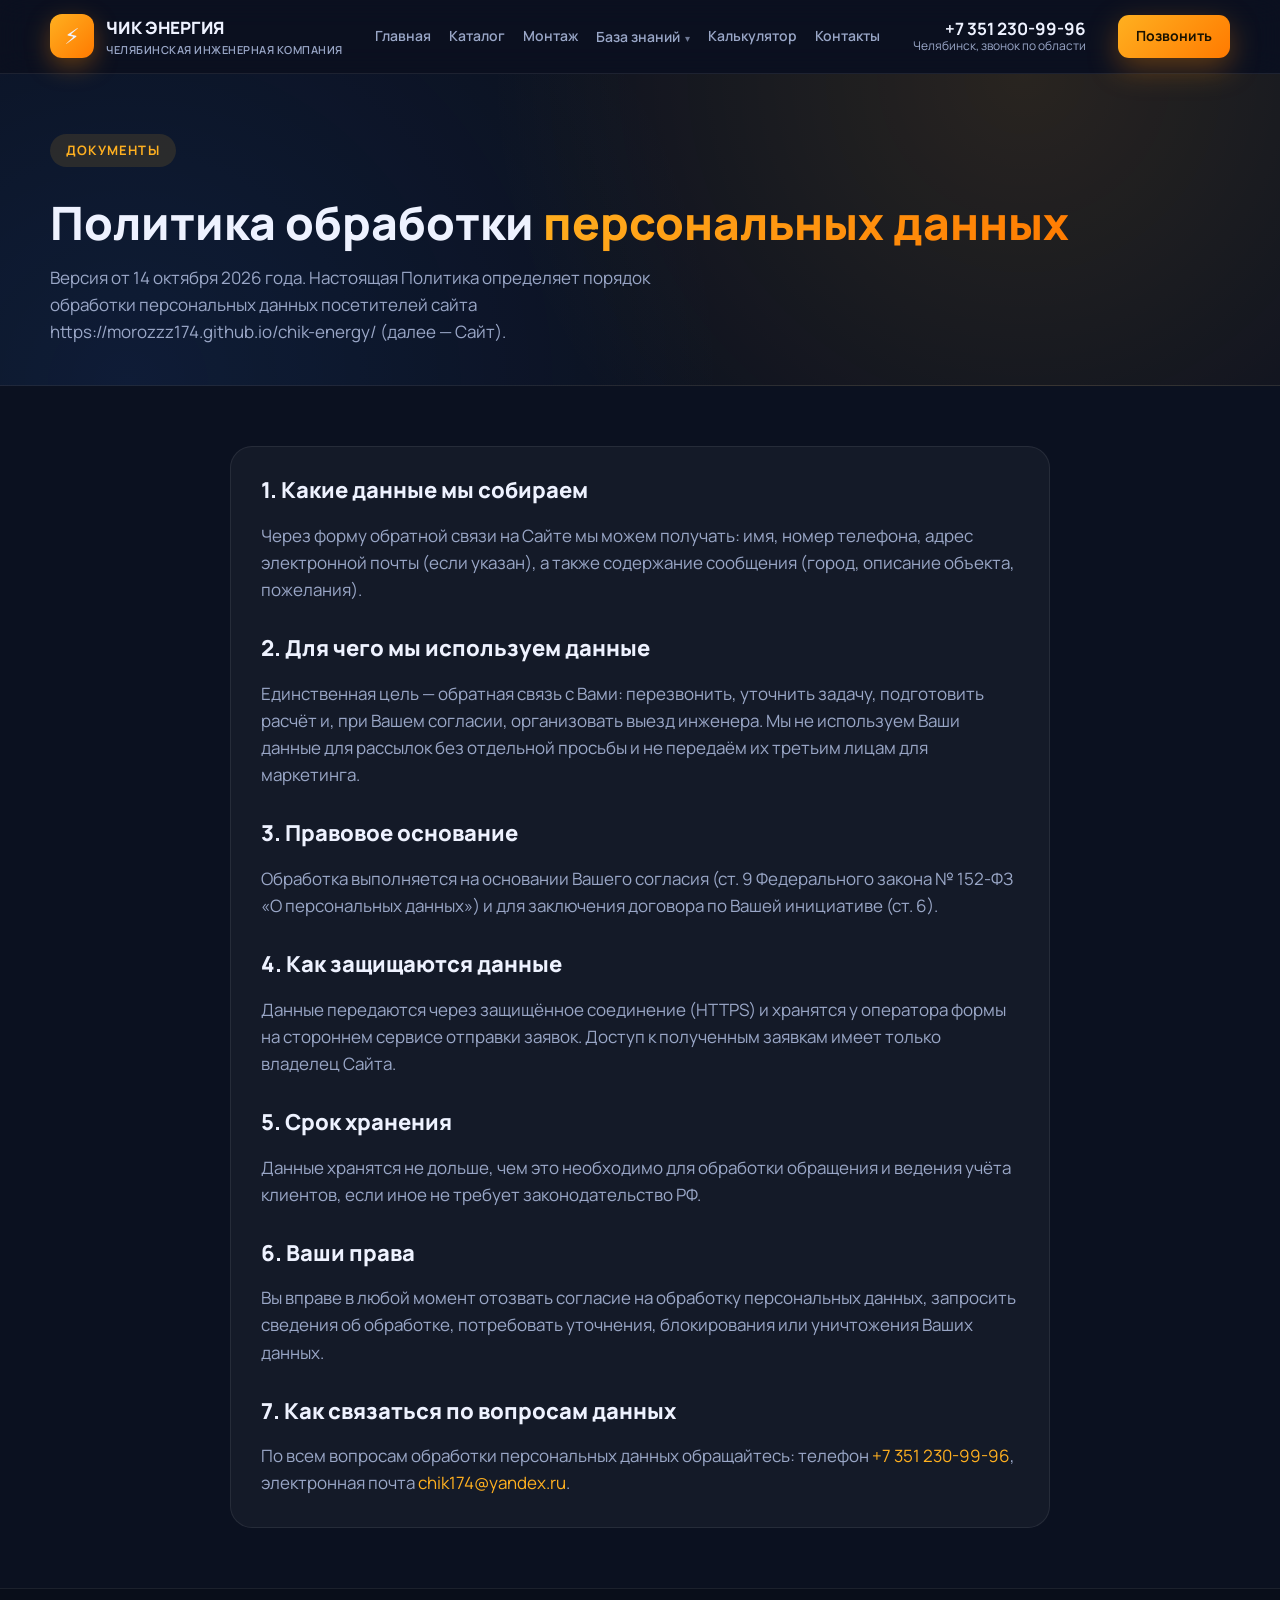
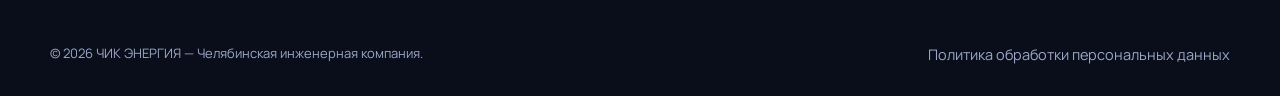
<file: policy.html>
<!DOCTYPE html>
<html lang="ru">
<head>
  <meta charset="UTF-8">
  <meta name="viewport" content="width=device-width, initial-scale=1.0">
  <title>Политика обработки персональных данных — ЧИК ЭНЕРГИЯ</title>
  <meta name="robots" content="noindex">
  <link rel="icon" type="image/svg+xml" href="favicon.svg">
  <link rel="preconnect" href="https://fonts.googleapis.com">
  <link rel="preconnect" href="https://fonts.gstatic.com" crossorigin>
  <link href="https://fonts.googleapis.com/css2?family=Manrope:wght@400;600;700;800&display=swap" rel="stylesheet">
  <link rel="stylesheet" href="css/style.css">
</head>
<body>

  <header class="header">
    <div class="container header-inner">
      <a href="index.html" class="logo">
        <span class="logo-icon">⚡</span>
        <span>ЧИК ЭНЕРГИЯ<small>Челябинская инженерная компания</small></span>
      </a>
      <nav class="nav">
        <a href="index.html">Главная</a>
        <a href="catalog.html">Каталог</a>
        <a href="services.html">Монтаж</a>
        <div class="has-sub">
          <a href="#">База знаний <span class="caret">▾</span></a>
          <div class="sub">
            <a href="cells.html">Ячейки LiFePO4</a>
            <a href="cell-selection.html">Выбор ячеек</a>
            <a href="solar-panels.html">Солнечные панели</a>
            <a href="cables-safety.html">Кабели и защита</a>
            <a href="wiring.html">Схемы подключения</a>
          </div>
        </div>
        <a href="calculator.html">Калькулятор</a>
        <a href="contacts.html">Контакты</a>
      </nav>
      <a class="header-phone" href="tel:+73512309996">
        <strong>+7 351 230-99-96</strong>
        <span>Челябинск, звонок по области</span>
      </a>
      <a href="tel:+73512309996" class="btn btn-primary btn-sm">Позвонить</a>
      <button class="burger" aria-label="Меню"><span></span><span></span><span></span></button>
    </div>
  </header>

  <main>
    <section class="page-hero">
      <div class="container">
        <span class="eyebrow">Документы</span>
        <h1>Политика обработки <span class="text-grad">персональных данных</span></h1>
        <p class="lead">Версия от 14 октября 2026 года. Настоящая Политика определяет порядок обработки персональных данных посетителей сайта https://morozzz174.github.io/chik-energy/ (далее — Сайт).</p>
      </div>
    </section>

    <section class="section-tight">
      <div class="container" style="max-width:820px">
        <div class="calc-panel reveal">
          <h3>1. Какие данные мы собираем</h3>
          <p class="lead" style="margin-top:12px">Через форму обратной связи на Сайте мы можем получать: имя, номер телефона, адрес электронной почты (если указан), а также содержание сообщения (город, описание объекта, пожелания).</p>

          <h3 style="margin-top:32px">2. Для чего мы используем данные</h3>
          <p class="lead" style="margin-top:12px">Единственная цель — обратная связь с Вами: перезвонить, уточнить задачу, подготовить расчёт и, при Вашем согласии, организовать выезд инженера. Мы не используем Ваши данные для рассылок без отдельной просьбы и не передаём их третьим лицам для маркетинга.</p>

          <h3 style="margin-top:32px">3. Правовое основание</h3>
          <p class="lead" style="margin-top:12px">Обработка выполняется на основании Вашего согласия (ст. 9 Федерального закона № 152-ФЗ «О персональных данных») и для заключения договора по Вашей инициативе (ст. 6).</p>

          <h3 style="margin-top:32px">4. Как защищаются данные</h3>
          <p class="lead" style="margin-top:12px">Данные передаются через защищённое соединение (HTTPS) и хранятся у оператора формы на стороннем сервисе отправки заявок. Доступ к полученным заявкам имеет только владелец Сайта.</p>

          <h3 style="margin-top:32px">5. Срок хранения</h3>
          <p class="lead" style="margin-top:12px">Данные хранятся не дольше, чем это необходимо для обработки обращения и ведения учёта клиентов, если иное не требует законодательство РФ.</p>

          <h3 style="margin-top:32px">6. Ваши права</h3>
          <p class="lead" style="margin-top:12px">Вы вправе в любой момент отозвать согласие на обработку персональных данных, запросить сведения об обработке, потребовать уточнения, блокирования или уничтожения Ваших данных.</p>

          <h3 style="margin-top:32px">7. Как связаться по вопросам данных</h3>
          <p class="lead" style="margin-top:12px">По всем вопросам обработки персональных данных обращайтесь: телефон <a href="tel:+73512309996" style="color:var(--accent)">+7 351 230-99-96</a>, электронная почта <a href="mailto:chik174@yandex.ru" style="color:var(--accent)">chik174@yandex.ru</a>.</p>
        </div>
      </div>
    </section>
  </main>

  <footer class="footer">
    <div class="container">
      <div class="footer-bottom" style="border-top:0;padding-top:0">
        <span>© 2026 ЧИК ЭНЕРГИЯ — Челябинская инженерная компания.</span>
        <span><a href="policy.html">Политика обработки персональных данных</a></span>
      </div>
    </div>
  </footer>

  <a href="tel:+73512309996" class="float-call">📞 Позвонить</a>

  <script src="js/main.js"></script>
</body>
</html>
</file>
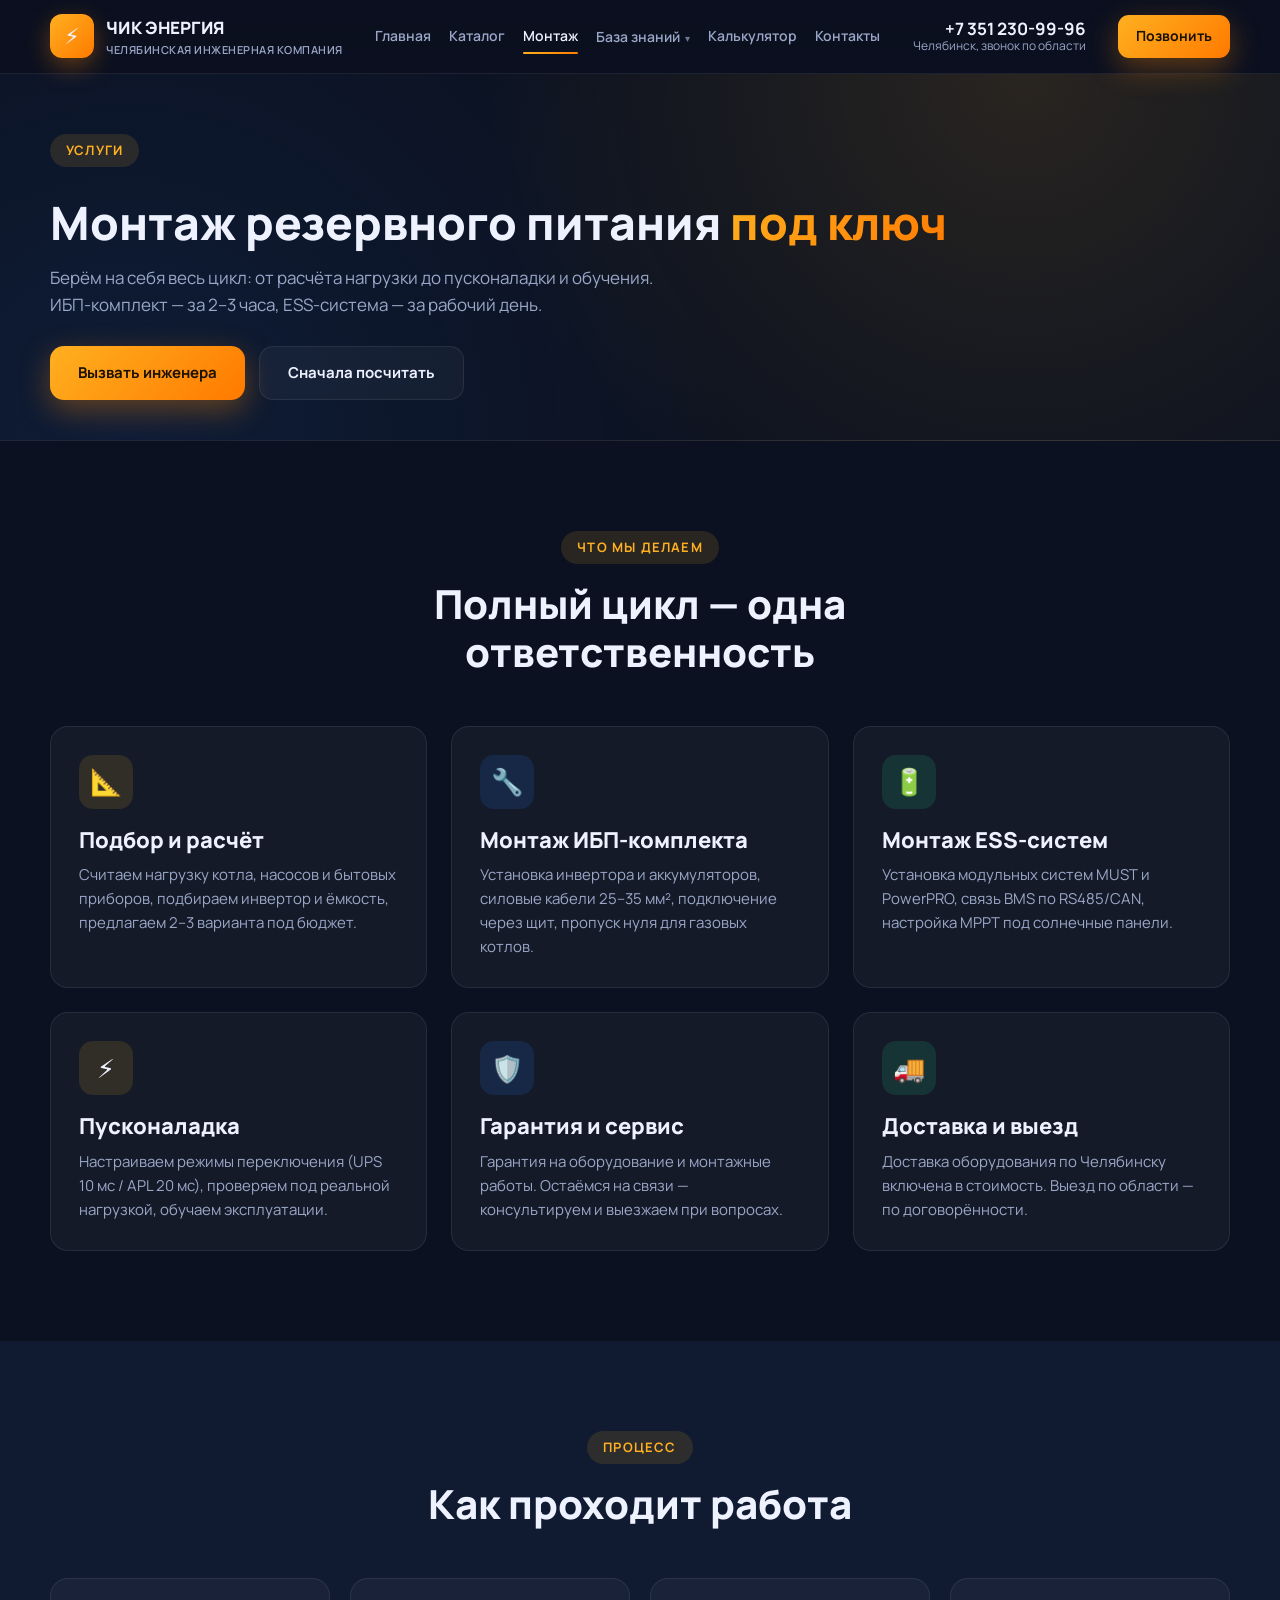
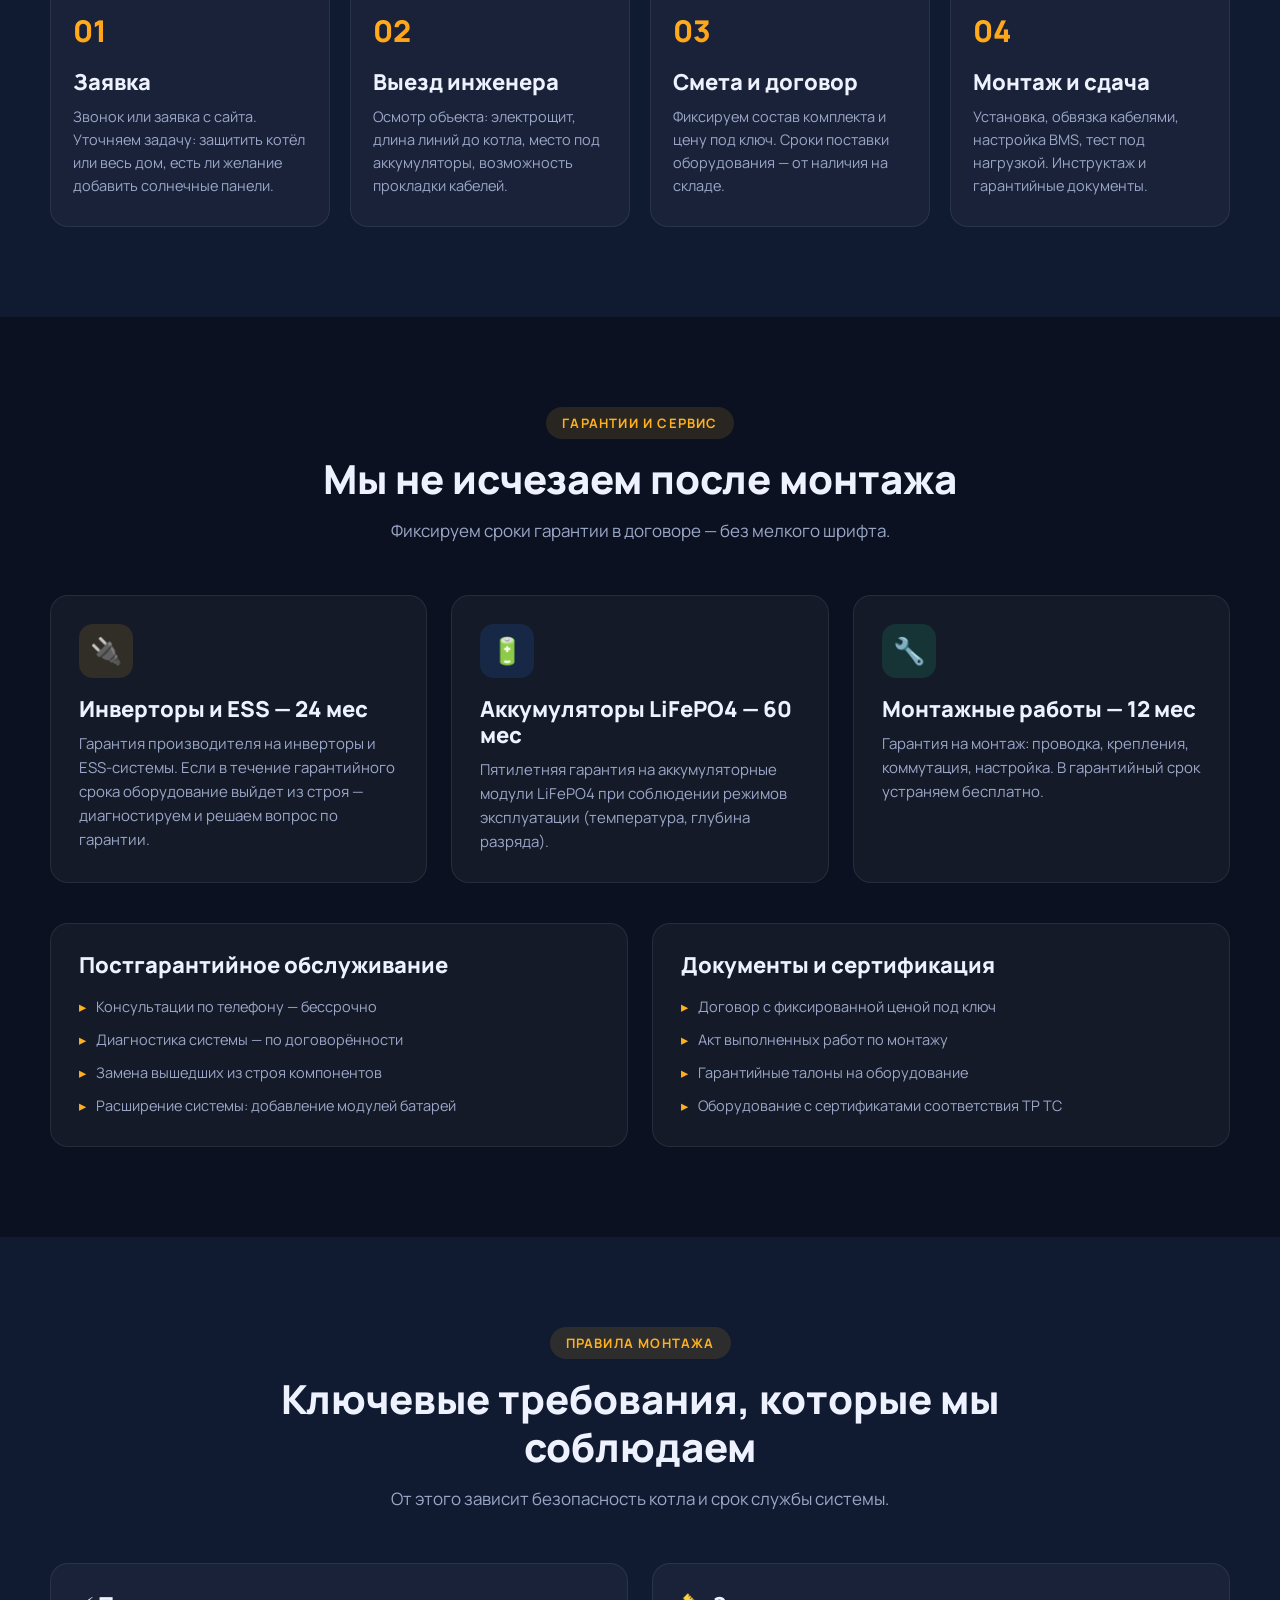
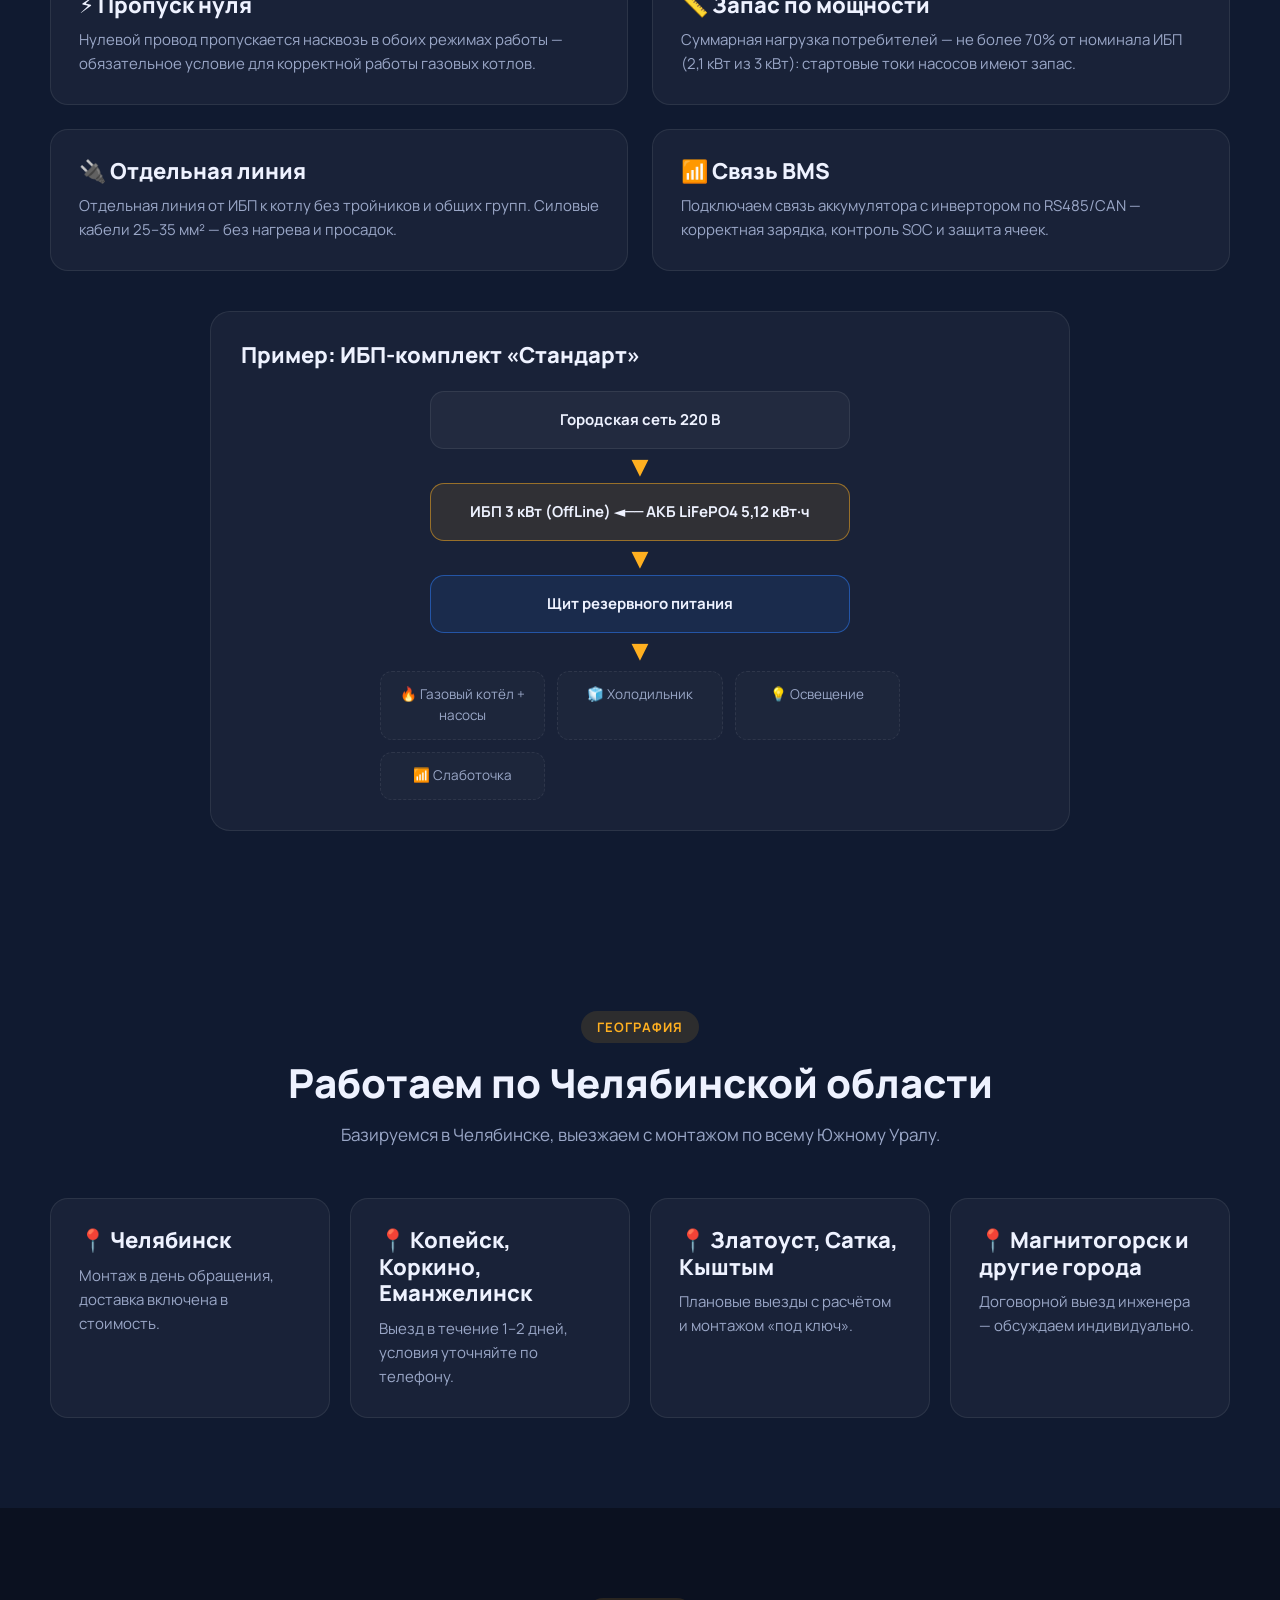
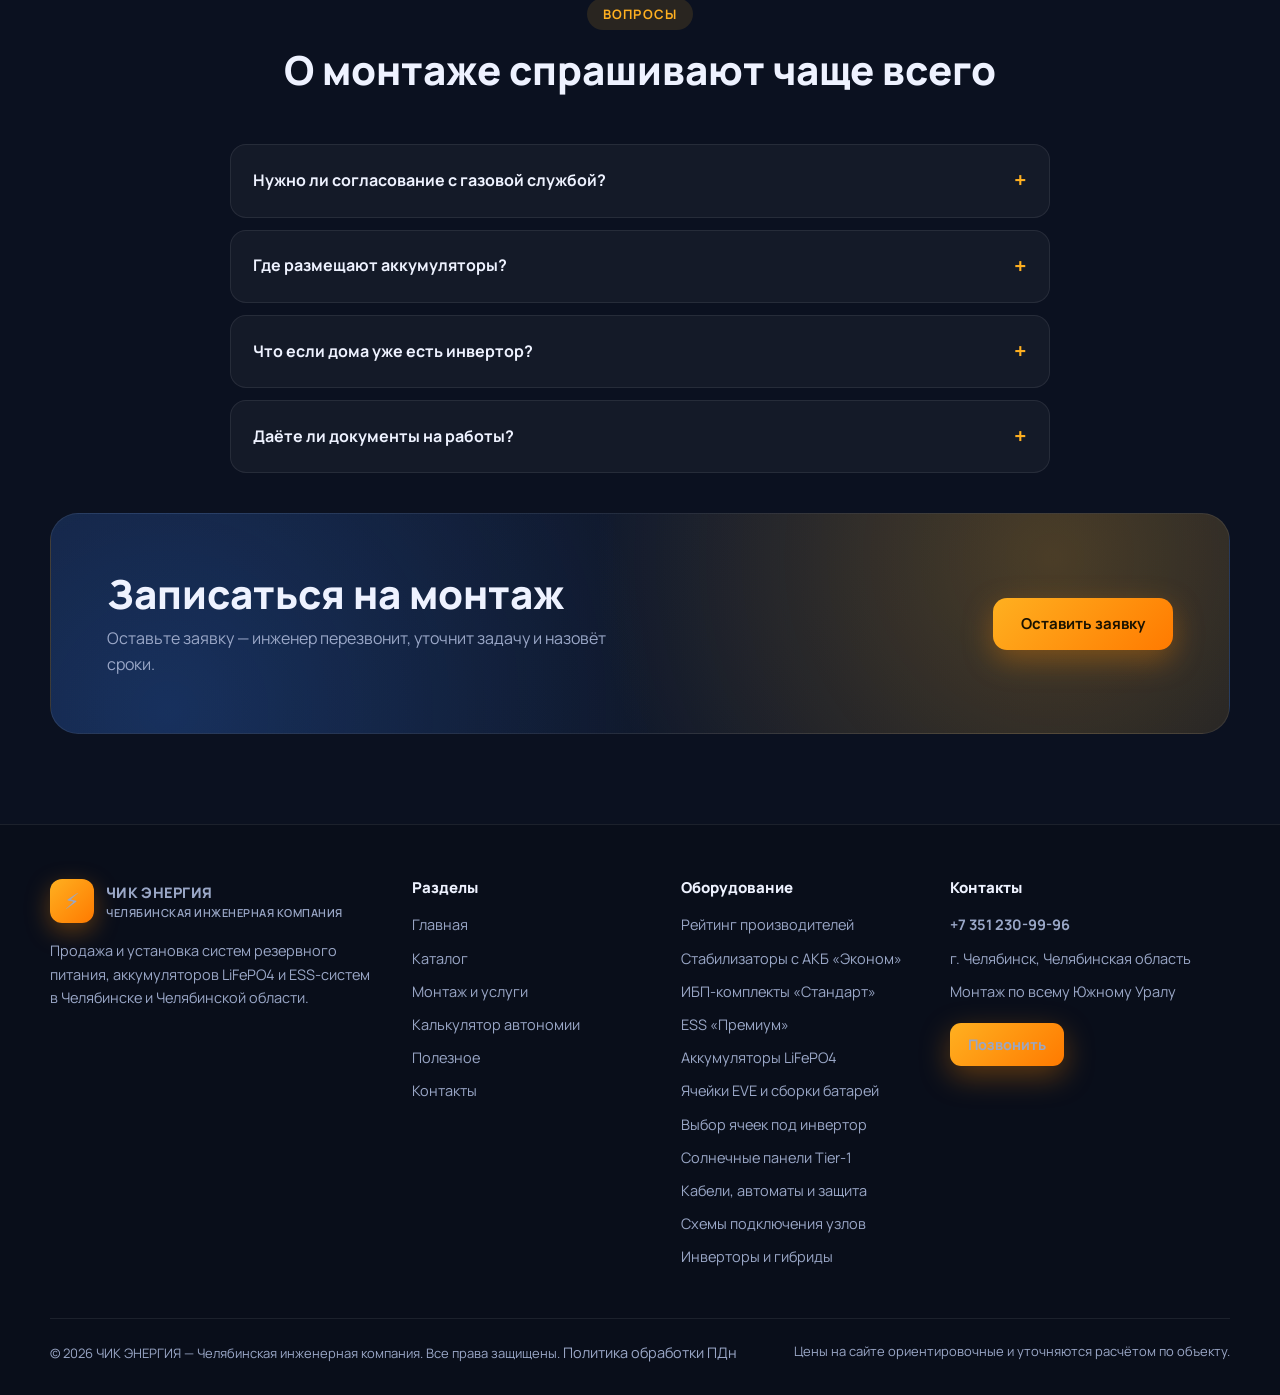
<file: services.html>
<!DOCTYPE html>
<html lang="ru">
<head>
  <meta charset="UTF-8">
  <meta name="viewport" content="width=device-width, initial-scale=1.0">
  <title>Монтаж и услуги — ЧИК ЭНЕРГИЯ, Челябинск</title>
  <meta name="description" content="Монтаж ИБП и ESS-систем под ключ в Челябинске и области: подбор, установка, связь BMS, пусконаладка, гарантия и сервис.">
  <link rel="icon" type="image/svg+xml" href="favicon.svg">
  <meta property="og:title" content="Монтаж и услуги — ЧИК ЭНЕРГИЯ, Челябинск">
  <meta property="og:description" content="Монтаж систем резервного питания под ключ: ИБП за 2–3 часа, ESS за рабочий день. Гарантия на работы.">
  <meta property="og:type" content="website">
  <meta property="og:url" content="https://morozzz174.github.io/chik-energy/services.html">
  <link rel="preconnect" href="https://fonts.googleapis.com">
  <link rel="preconnect" href="https://fonts.gstatic.com" crossorigin>
  <link href="https://fonts.googleapis.com/css2?family=Manrope:wght@400;600;700;800&display=swap" rel="stylesheet">
  <link rel="stylesheet" href="css/style.css">
</head>
<body>

  <header class="header">
    <div class="container header-inner">
      <a href="index.html" class="logo">
        <span class="logo-icon">⚡</span>
        <span>ЧИК ЭНЕРГИЯ<small>Челябинская инженерная компания</small></span>
      </a>
      <nav class="nav">
        <a href="index.html">Главная</a>
        <a href="catalog.html">Каталог</a>
        <a href="services.html" class="active">Монтаж</a>
        <div class="has-sub">
          <a href="#">База знаний <span class="caret">▾</span></a>
          <div class="sub">
            <a href="cells.html">Ячейки LiFePO4</a>
            <a href="cell-selection.html">Выбор ячеек</a>
            <a href="solar-panels.html">Солнечные панели</a>
            <a href="cables-safety.html">Кабели и защита</a>
            <a href="wiring.html">Схемы подключения</a>
            <a href="manufacturers.html">Рейтинг производителей инверторов</a>
          </div>
        </div>
        <a href="calculator.html">Калькулятор</a>
        <a href="contacts.html">Контакты</a>
      </nav>
      <a class="header-phone" href="tel:+73512309996">
        <strong>+7 351 230-99-96</strong>
        <span>Челябинск, звонок по области</span>
      </a>
      <a href="tel:+73512309996" class="btn btn-primary btn-sm">Позвонить</a>
      <button class="burger" aria-label="Меню"><span></span><span></span><span></span></button>
    </div>
  </header>

  <main>
    <section class="page-hero">
      <div class="container">
        <span class="eyebrow">Услуги</span>
        <h1>Монтаж резервного питания <span class="text-grad">под ключ</span></h1>
        <p class="lead">Берём на себя весь цикл: от расчёта нагрузки до пусконаладки и обучения. ИБП-комплект — за 2–3 часа, ESS-система — за рабочий день.</p>
        <div class="hero-actions" style="margin-top:28px;margin-bottom:0">
          <a href="contacts.html" class="btn btn-primary">Вызвать инженера</a>
          <a href="calculator.html" class="btn btn-ghost">Сначала посчитать</a>
        </div>
      </div>
    </section>

    <section class="section">
      <div class="container">
        <div class="section-head reveal">
          <span class="eyebrow">Что мы делаем</span>
          <h2>Полный цикл — одна ответственность</h2>
        </div>
        <div class="grid-3">
          <div class="card reveal">
            <div class="icon">📐</div>
            <h3>Подбор и расчёт</h3>
            <p>Считаем нагрузку котла, насосов и бытовых приборов, подбираем инвертор и ёмкость, предлагаем 2–3 варианта под бюджет.</p>
          </div>
          <div class="card reveal">
            <div class="icon blue">🔧</div>
            <h3>Монтаж ИБП-комплекта</h3>
            <p>Установка инвертора и аккумуляторов, силовые кабели 25–35 мм², подключение через щит, пропуск нуля для газовых котлов.</p>
          </div>
          <div class="card reveal">
            <div class="icon green">🔋</div>
            <h3>Монтаж ESS-систем</h3>
            <p>Установка модульных систем MUST и PowerPRO, связь BMS по RS485/CAN, настройка MPPT под солнечные панели.</p>
          </div>
          <div class="card reveal">
            <div class="icon">⚡</div>
            <h3>Пусконаладка</h3>
            <p>Настраиваем режимы переключения (UPS 10 мс / APL 20 мс), проверяем под реальной нагрузкой, обучаем эксплуатации.</p>
          </div>
          <div class="card reveal">
            <div class="icon blue">🛡️</div>
            <h3>Гарантия и сервис</h3>
            <p>Гарантия на оборудование и монтажные работы. Остаёмся на связи — консультируем и выезжаем при вопросах.</p>
          </div>
          <div class="card reveal">
            <div class="icon green">🚚</div>
            <h3>Доставка и выезд</h3>
            <p>Доставка оборудования по Челябинску включена в стоимость. Выезд по области — по договорённости.</p>
          </div>
        </div>
      </div>
    </section>

    <section class="section" style="background:var(--bg-soft)">
      <div class="container">
        <div class="section-head reveal">
          <span class="eyebrow">Процесс</span>
          <h2>Как проходит работа</h2>
        </div>
        <div class="steps">
          <div class="step reveal">
            <h3>Заявка</h3>
            <p>Звонок или заявка с сайта. Уточняем задачу: защитить котёл или весь дом, есть ли желание добавить солнечные панели.</p>
          </div>
          <div class="step reveal">
            <h3>Выезд инженера</h3>
            <p>Осмотр объекта: электрощит, длина линий до котла, место под аккумуляторы, возможность прокладки кабелей.</p>
          </div>
          <div class="step reveal">
            <h3>Смета и договор</h3>
            <p>Фиксируем состав комплекта и цену под ключ. Сроки поставки оборудования — от наличия на складе.</p>
          </div>
          <div class="step reveal">
            <h3>Монтаж и сдача</h3>
            <p>Установка, обвязка кабелями, настройка BMS, тест под нагрузкой. Инструктаж и гарантийные документы.</p>
          </div>
        </div>
      </div>
    </section>

    <section class="section" id="garanty">
      <div class="container">
        <div class="section-head reveal">
          <span class="eyebrow">Гарантии и сервис</span>
          <h2>Мы не исчезаем после монтажа</h2>
          <p class="lead">Фиксируем сроки гарантии в договоре — без мелкого шрифта.</p>
        </div>
        <div class="grid-3">
          <div class="card reveal">
            <div class="icon">🔌</div>
            <h3>Инверторы и ESS — 24 мес</h3>
            <p>Гарантия производителя на инверторы и ESS-системы. Если в течение гарантийного срока оборудование выйдет из строя — диагностируем и решаем вопрос по гарантии.</p>
          </div>
          <div class="card reveal">
            <div class="icon blue">🔋</div>
            <h3>Аккумуляторы LiFePO4 — 60 мес</h3>
            <p>Пятилетняя гарантия на аккумуляторные модули LiFePO4 при соблюдении режимов эксплуатации (температура, глубина разряда).</p>
          </div>
          <div class="card reveal">
            <div class="icon green">🔧</div>
            <h3>Монтажные работы — 12 мес</h3>
            <p>Гарантия на монтаж: проводка, крепления, коммутация, настройка. В гарантийный срок устраняем бесплатно.</p>
          </div>
        </div>
        <div class="grid-2 mt-40">
          <div class="card reveal">
            <h3>Постгарантийное обслуживание</h3>
            <ul style="display:grid;gap:10px;margin-top:16px">
              <li style="display:flex;gap:10px;color:var(--muted);font-size:14.5px"><span style="color:var(--accent)">▸</span> Консультации по телефону — бессрочно</li>
              <li style="display:flex;gap:10px;color:var(--muted);font-size:14.5px"><span style="color:var(--accent)">▸</span> Диагностика системы — по договорённости</li>
              <li style="display:flex;gap:10px;color:var(--muted);font-size:14.5px"><span style="color:var(--accent)">▸</span> Замена вышедших из строя компонентов</li>
              <li style="display:flex;gap:10px;color:var(--muted);font-size:14.5px"><span style="color:var(--accent)">▸</span> Расширение системы: добавление модулей батарей</li>
            </ul>
          </div>
          <div class="card reveal">
            <h3>Документы и сертификация</h3>
            <ul style="display:grid;gap:10px;margin-top:16px">
              <li style="display:flex;gap:10px;color:var(--muted);font-size:14.5px"><span style="color:var(--accent)">▸</span> Договор с фиксированной ценой под ключ</li>
              <li style="display:flex;gap:10px;color:var(--muted);font-size:14.5px"><span style="color:var(--accent)">▸</span> Акт выполненных работ по монтажу</li>
              <li style="display:flex;gap:10px;color:var(--muted);font-size:14.5px"><span style="color:var(--accent)">▸</span> Гарантийные талоны на оборудование</li>
              <li style="display:flex;gap:10px;color:var(--muted);font-size:14.5px"><span style="color:var(--accent)">▸</span> Оборудование с сертификатами соответствия ТР ТС</li>
            </ul>
          </div>
        </div>
      </div>
    </section>

    <section class="section" style="background:var(--bg-soft)">
      <div class="container">
        <div class="section-head reveal">
          <span class="eyebrow">Правила монтажа</span>
          <h2>Ключевые требования, которые мы соблюдаем</h2>
          <p class="lead">От этого зависит безопасность котла и срок службы системы.</p>
        </div>
        <div class="grid-2">
          <div class="card reveal">
            <h3>⚡ Пропуск нуля</h3>
            <p>Нулевой провод пропускается насквозь в обоих режимах работы — обязательное условие для корректной работы газовых котлов.</p>
          </div>
          <div class="card reveal">
            <h3>📏 Запас по мощности</h3>
            <p>Суммарная нагрузка потребителей — не более 70% от номинала ИБП (2,1 кВт из 3 кВт): стартовые токи насосов имеют запас.</p>
          </div>
          <div class="card reveal">
            <h3>🔌 Отдельная линия</h3>
            <p>Отдельная линия от ИБП к котлу без тройников и общих групп. Силовые кабели 25–35 мм² — без нагрева и просадок.</p>
          </div>
          <div class="card reveal">
            <h3>📶 Связь BMS</h3>
            <p>Подключаем связь аккумулятора с инвертором по RS485/CAN — корректная зарядка, контроль SOC и защита ячеек.</p>
          </div>
        </div>

        <div class="scheme mt-40 reveal" style="max-width:860px;margin-inline:auto">
          <h3 style="margin-bottom:22px">Пример: ИБП-комплект «Стандарт»</h3>
          <div class="scheme-flow">
            <div class="scheme-node">Городская сеть 220 В</div>
            <div class="scheme-arrow">▼</div>
            <div class="scheme-node accent">ИБП 3 кВт (OffLine) ◄── АКБ LiFePO4 5,12 кВт·ч</div>
            <div class="scheme-arrow">▼</div>
            <div class="scheme-node blue">Щит резервного питания</div>
            <div class="scheme-arrow">▼</div>
            <div class="scheme-branches">
              <div class="scheme-branch">🔥 Газовый котёл + насосы</div>
              <div class="scheme-branch">🧊 Холодильник</div>
              <div class="scheme-branch">💡 Освещение</div>
              <div class="scheme-branch">📶 Слаботочка</div>
            </div>
          </div>
        </div>
      </div>
    </section>

    <section class="section" style="background:var(--bg-soft)">
      <div class="container">
        <div class="section-head reveal">
          <span class="eyebrow">География</span>
          <h2>Работаем по Челябинской области</h2>
          <p class="lead">Базируемся в Челябинске, выезжаем с монтажом по всему Южному Уралу.</p>
        </div>
        <div class="grid-4">
          <div class="card reveal"><h3>📍 Челябинск</h3><p>Монтаж в день обращения, доставка включена в стоимость.</p></div>
          <div class="card reveal"><h3>📍 Копейск, Коркино, Еманжелинск</h3><p>Выезд в течение 1–2 дней, условия уточняйте по телефону.</p></div>
          <div class="card reveal"><h3>📍 Златоуст, Сатка, Кыштым</h3><p>Плановые выезды с расчётом и монтажом «под ключ».</p></div>
          <div class="card reveal"><h3>📍 Магнитогорск и другие города</h3><p>Договорной выезд инженера — обсуждаем индивидуально.</p></div>
        </div>
      </div>
    </section>

    <section class="section">
      <div class="container">
        <div class="section-head reveal">
          <span class="eyebrow">Вопросы</span>
          <h2>О монтаже спрашивают чаще всего</h2>
        </div>
        <div class="faq">
          <div class="faq-item reveal">
            <button class="faq-q">Нужно ли согласование с газовой службой?</button>
            <div class="faq-a"><p>Мы не вмешиваемся в газовую часть: подключаемся к электрической линии котла. Если электрика в доме требует переделки — инженер предложит решение на выезде.</p></div>
          </div>
          <div class="faq-item reveal">
            <button class="faq-q">Где размещают аккумуляторы?</button>
            <div class="faq-a"><p>Рэковые модули — в щите, электрощитовой или техническом помещении. Настенные ESS — на стену вдали от отопления. Главное требование: сухо и от −20 °C до +40 °C.</p></div>
          </div>
          <div class="faq-item reveal">
            <button class="faq-q">Что если дома уже есть инвертор?</button>
            <div class="faq-a"><p>Можем доукомплектовать систему аккумуляторами EOS Storage (DKC) и настроить связь BMS — без замены Вашего инвертора.</p></div>
          </div>
          <div class="faq-item reveal">
            <button class="faq-q">Даёте ли документы на работы?</button>
            <div class="faq-a"><p>Да: договор, акты выполненных работ, гарантийные талоны на оборудование и монтаж. Все вопросы по гарантии — напрямую нам.</p></div>
          </div>
        </div>
        <div class="cta-band mt-40 reveal">
          <div>
            <h2>Записаться на монтаж</h2>
            <p>Оставьте заявку — инженер перезвонит, уточнит задачу и назовёт сроки.</p>
          </div>
          <a href="contacts.html" class="btn btn-primary">Оставить заявку</a>
        </div>
      </div>
    </section>
  </main>

  <footer class="footer">
    <div class="container">
      <div class="footer-grid">
        <div>
          <a href="index.html" class="logo" style="margin-bottom:16px">
            <span class="logo-icon">⚡</span>
            <span>ЧИК ЭНЕРГИЯ<small>Челябинская инженерная компания</small></span>
          </a>
          <p>Продажа и установка систем резервного питания, аккумуляторов LiFePO4 и ESS-систем в Челябинске и Челябинской области.</p>
        </div>
        <div>
          <h4>Разделы</h4>
          <ul>
            <li><a href="index.html">Главная</a></li>
            <li><a href="catalog.html">Каталог</a></li>
            <li><a href="services.html">Монтаж и услуги</a></li>
            <li><a href="calculator.html">Калькулятор автономии</a></li>
            <li><a href="useful.html">Полезное</a></li>
            <li><a href="contacts.html">Контакты</a></li>
          </ul>
        </div>
        <div>
          <h4>Оборудование</h4>
          <ul>
            <li><a href="manufacturers.html">Рейтинг производителей</a></li>
            <li><a href="econom.html">Стабилизаторы с АКБ «Эконом»</a></li>
            <li><a href="catalog.html#standart">ИБП-комплекты «Стандарт»</a></li>
            <li><a href="catalog.html#premium">ESS «Премиум»</a></li>
            <li><a href="catalog.html#accu">Аккумуляторы LiFePO4</a></li>
            <li><a href="cells.html">Ячейки EVE и сборки батарей</a></li>
            <li><a href="cell-selection.html">Выбор ячеек под инвертор</a></li>
            <li><a href="solar-panels.html">Солнечные панели Tier-1</a></li>
            <li><a href="cables-safety.html">Кабели, автоматы и защита</a></li>
            <li><a href="wiring.html">Схемы подключения узлов</a></li>
            <li><a href="catalog.html#inverters">Инверторы и гибриды</a></li>
          </ul>
        </div>
        <div>
          <h4>Контакты</h4>
          <ul>
            <li><a href="tel:+73512309996"><b>+7 351 230-99-96</b></a></li>
            <li>г. Челябинск, Челябинская область</li>
            <li>Монтаж по всему Южному Уралу</li>
          </ul>
          <a href="tel:+73512309996" class="btn btn-primary btn-sm" style="margin-top:10px">Позвонить</a>
        </div>
      </div>
      <div class="footer-bottom">
        <span>© 2026 ЧИК ЭНЕРГИЯ — Челябинская инженерная компания. Все права защищены. <a href="policy.html">Политика обработки ПДн</a></span>
        <span>Цены на сайте ориентировочные и уточняются расчётом по объекту.</span>
      </div>
    </div>
  </footer>

  <a href="tel:+73512309996" class="float-call">📞 Позвонить</a>

  <script src="js/main.js"></script>
</body>
</html>
</file>
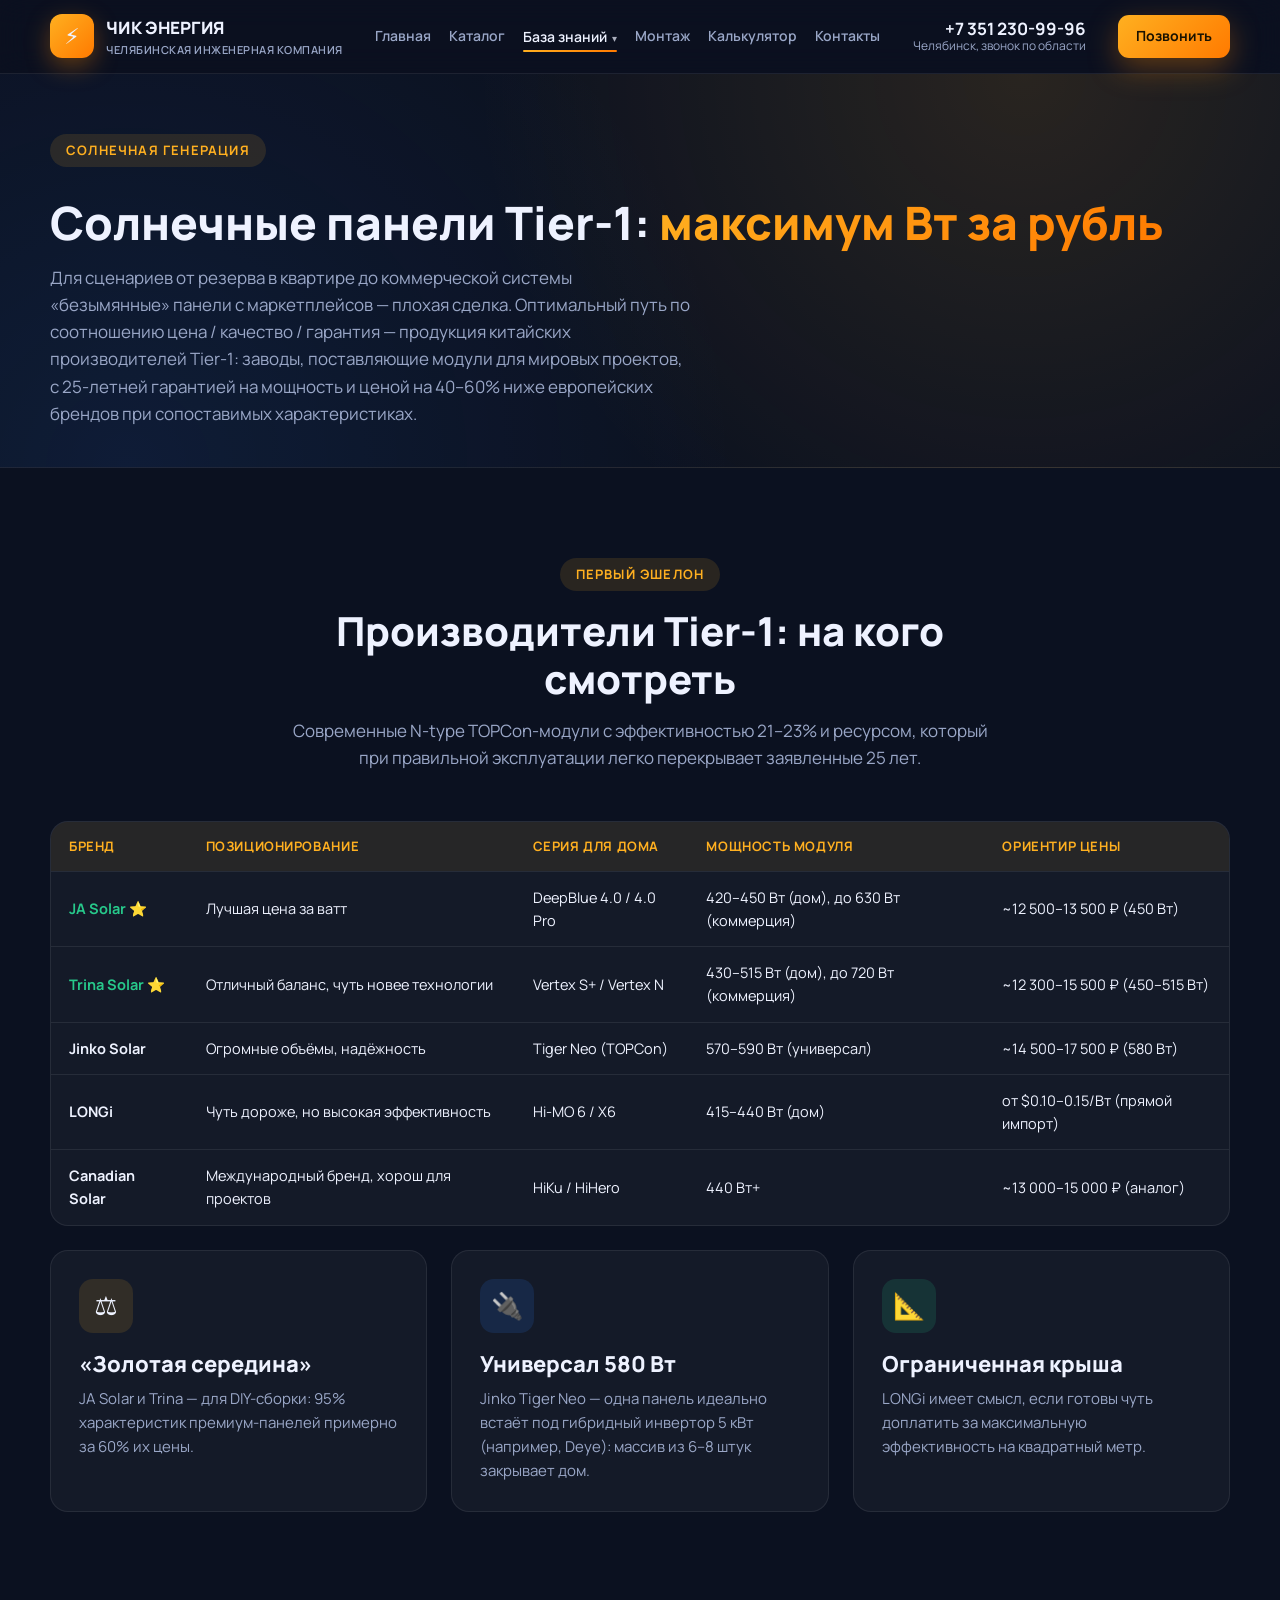
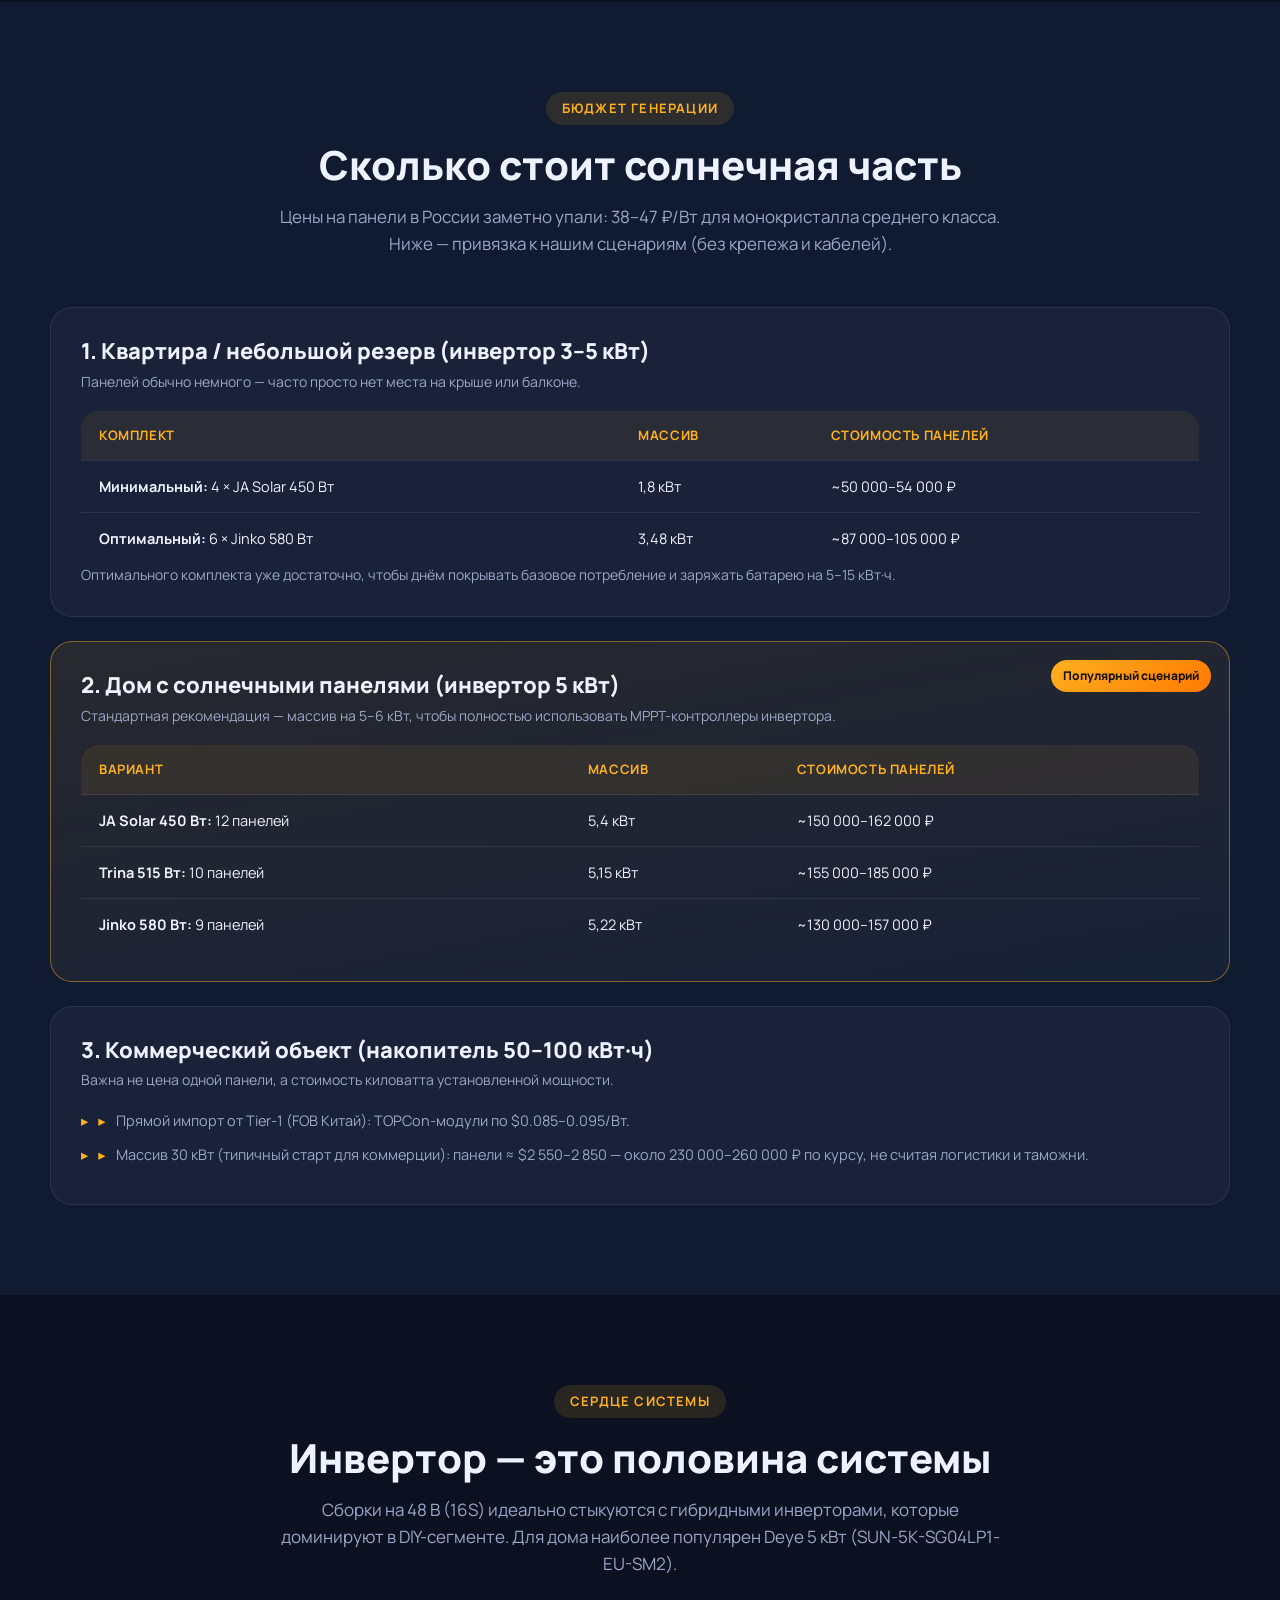
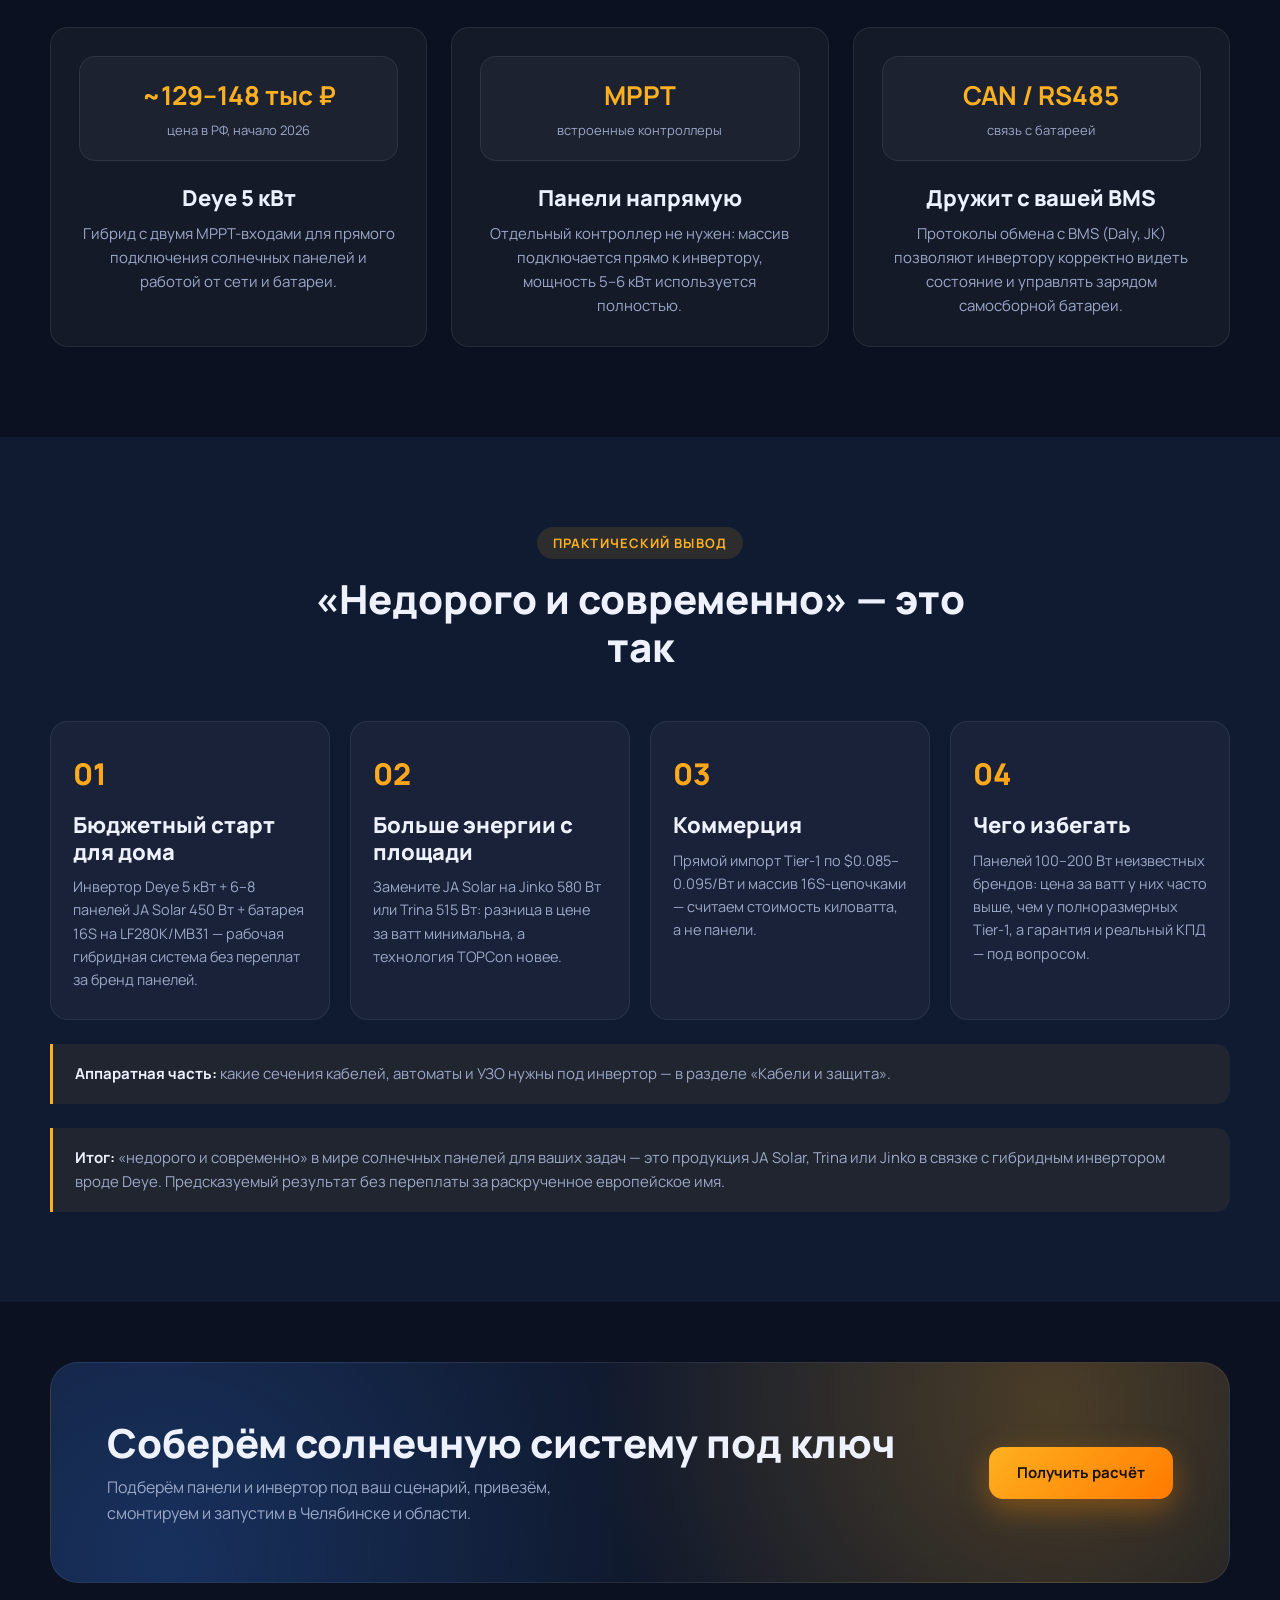
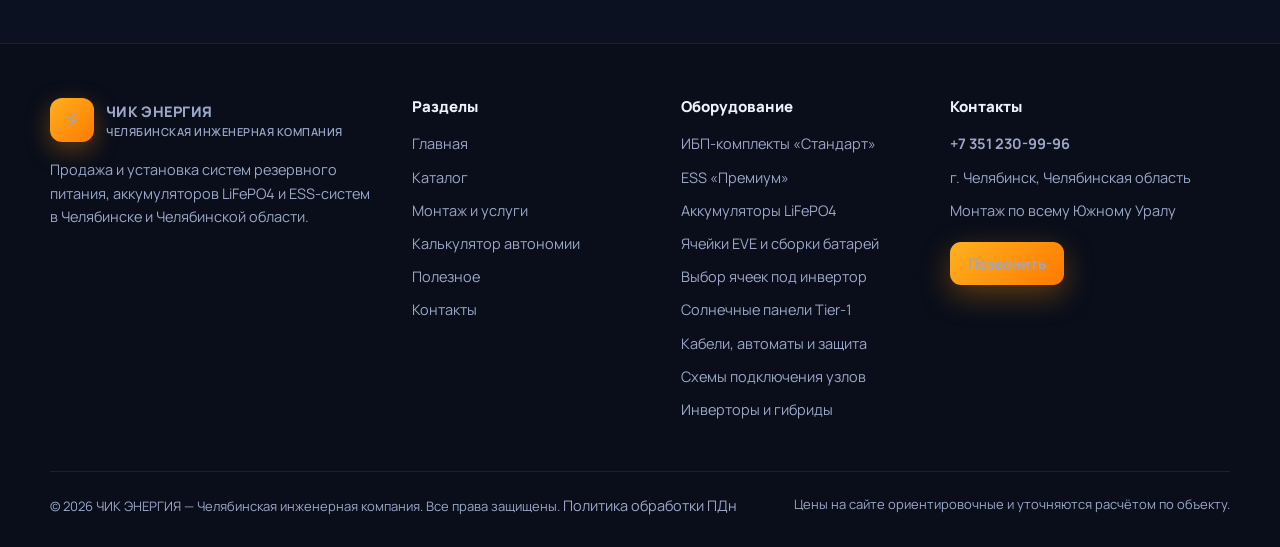
<file: solar-panels.html>
<!DOCTYPE html>
<html lang="ru">
<head>
  <meta charset="UTF-8">
  <meta name="viewport" content="width=device-width, initial-scale=1.0">
  <title>Солнечные панели Tier-1: JA Solar, Trina, Jinko — подбор и цены | ЧИК ЭНЕРГИЯ</title>
  <meta name="description" content="Какие солнечные панели выбрать для дома и коммерции: бренды Tier-1 (JA Solar, Trina Solar, Jinko, LONGi, Canadian Solar), N-type TOPCon с КПД 21–23%, цены комплектов под инверторы 3–5 кВт и массивы 30 кВт+.">
  <link rel="icon" type="image/svg+xml" href="favicon.svg">
  <meta property="og:title" content="Солнечные панели Tier-1: подбор под ваш сценарий">
  <meta property="og:description" content="JA Solar, Trina, Jinko, LONGi: серии, мощности, цены за панель и готовые комплекты под инвертор 3–5 кВт.">
  <meta property="og:type" content="website">
  <meta property="og:url" content="https://morozzz174.github.io/chik-energy/solar-panels.html">
  <meta property="og:locale" content="ru_RU">
  <link rel="preconnect" href="https://fonts.googleapis.com">
  <link rel="preconnect" href="https://fonts.gstatic.com" crossorigin>
  <link href="https://fonts.googleapis.com/css2?family=Manrope:wght@400;600;700;800&display=swap" rel="stylesheet">
  <link rel="stylesheet" href="css/style.css">
</head>
<body>

  <header class="header">
    <div class="container header-inner">
      <a href="index.html" class="logo">
        <span class="logo-icon">⚡</span>
        <span>ЧИК ЭНЕРГИЯ<small>Челябинская инженерная компания</small></span>
      </a>
      <nav class="nav">
        <a href="index.html">Главная</a>
        <a href="catalog.html">Каталог</a>
        <div class="has-sub">
          <a href="#" class="active">База знаний <span class="caret">▾</span></a>
          <div class="sub">
            <a href="cells.html">Ячейки LiFePO4</a>
            <a href="cell-selection.html">Выбор ячеек</a>
            <a href="solar-panels.html" class="active">Солнечные панели</a>
            <a href="cables-safety.html">Кабели и защита</a>
            <a href="wiring.html">Схемы подключения</a>
          </div>
        </div>
        <a href="services.html">Монтаж</a>
        <a href="calculator.html">Калькулятор</a>
        <a href="contacts.html">Контакты</a>
      </nav>
      <a class="header-phone" href="tel:+73512309996">
        <strong>+7 351 230-99-96</strong>
        <span>Челябинск, звонок по области</span>
      </a>
      <a href="tel:+73512309996" class="btn btn-primary btn-sm">Позвонить</a>
      <button class="burger" aria-label="Меню"><span></span><span></span><span></span></button>
    </div>
  </header>

  <main>

    <section class="page-hero">
      <div class="container">
        <span class="eyebrow">Солнечная генерация</span>
        <h1>Солнечные панели Tier-1: <span class="text-grad">максимум Вт за рубль</span></h1>
        <p class="lead">Для сценариев от резерва в квартире до коммерческой системы «безымянные» панели с маркетплейсов — плохая сделка. Оптимальный путь по соотношению цена / качество / гарантия — продукция китайских производителей Tier-1: заводы, поставляющие модули для мировых проектов, с 25-летней гарантией на мощность и ценой на 40–60% ниже европейских брендов при сопоставимых характеристиках.</p>
      </div>
    </section>

    <section class="section" id="brands">
      <div class="container">
        <div class="section-head reveal">
          <span class="eyebrow">Первый эшелон</span>
          <h2>Производители Tier-1: на кого смотреть</h2>
          <p class="lead">Современные N-type TOPCon-модули с эффективностью 21–23% и ресурсом, который при правильной эксплуатации легко перекрывает заявленные 25 лет.</p>
        </div>
        <div class="table-wrap reveal">
          <table>
            <thead>
              <tr><th>Бренд</th><th>Позиционирование</th><th>Серия для дома</th><th>Мощность модуля</th><th>Ориентир цены</th></tr>
            </thead>
            <tbody>
              <tr>
                <td style="color:var(--green);font-weight:700">JA Solar ⭐</td><td>Лучшая цена за ватт</td><td>DeepBlue 4.0 / 4.0 Pro</td>
                <td>420–450 Вт (дом), до 630 Вт (коммерция)</td><td>~12 500–13 500 ₽ (450 Вт)</td>
              </tr>
              <tr>
                <td style="color:var(--green);font-weight:700">Trina Solar ⭐</td><td>Отличный баланс, чуть новее технологии</td><td>Vertex S+ / Vertex N</td>
                <td>430–515 Вт (дом), до 720 Вт (коммерция)</td><td>~12 300–15 500 ₽ (450–515 Вт)</td>
              </tr>
              <tr>
                <td><strong>Jinko Solar</strong></td><td>Огромные объёмы, надёжность</td><td>Tiger Neo (TOPCon)</td>
                <td>570–590 Вт (универсал)</td><td>~14 500–17 500 ₽ (580 Вт)</td>
              </tr>
              <tr>
                <td><strong>LONGi</strong></td><td>Чуть дороже, но высокая эффективность</td><td>Hi-MO 6 / X6</td>
                <td>415–440 Вт (дом)</td><td>от $0.10–0.15/Вт (прямой импорт)</td>
              </tr>
              <tr>
                <td><strong>Canadian Solar</strong></td><td>Международный бренд, хорош для проектов</td><td>HiKu / HiHero</td>
                <td>440 Вт+</td><td>~13 000–15 000 ₽ (аналог)</td>
              </tr>
            </tbody>
          </table>
        </div>
        <div class="grid-3 mt-24">
          <div class="card reveal">
            <div class="icon">⚖️</div>
            <h3>«Золотая середина»</h3>
            <p>JA Solar и Trina — для DIY-сборки: 95% характеристик премиум-панелей примерно за 60% их цены.</p>
          </div>
          <div class="card reveal">
            <div class="icon blue">🔌</div>
            <h3>Универсал 580 Вт</h3>
            <p>Jinko Tiger Neo — одна панель идеально встаёт под гибридный инвертор 5 кВт (например, Deye): массив из 6–8 штук закрывает дом.</p>
          </div>
          <div class="card reveal">
            <div class="icon green">📐</div>
            <h3>Ограниченная крыша</h3>
            <p>LONGi имеет смысл, если готовы чуть доплатить за максимальную эффективность на квадратный метр.</p>
          </div>
        </div>
      </div>
    </section>

    <section class="section" id="cost" style="background:var(--bg-soft)">
      <div class="container">
        <div class="section-head reveal">
          <span class="eyebrow">Бюджет генерации</span>
          <h2>Сколько стоит солнечная часть</h2>
          <p class="lead">Цены на панели в России заметно упали: 38–47 ₽/Вт для монокристалла среднего класса. Ниже — привязка к нашим сценариям (без крепежа и кабелей).</p>
        </div>

        <div class="product reveal">
          <h3>1. Квартира / небольшой резерв (инвертор 3–5 кВт)</h3>
          <p class="sub">Панелей обычно немного — часто просто нет места на крыше или балконе.</p>
          <div class="table-wrap" style="background:transparent;border:0">
            <table>
              <thead><tr><th>Комплект</th><th>Массив</th><th>Стоимость панелей</th></tr></thead>
              <tbody>
                <tr><td><strong>Минимальный:</strong> 4 × JA Solar 450 Вт</td><td>1,8 кВт</td><td>~50 000–54 000 ₽</td></tr>
                <tr><td><strong>Оптимальный:</strong> 6 × Jinko 580 Вт</td><td>3,48 кВт</td><td>~87 000–105 000 ₽</td></tr>
              </tbody>
            </table>
          </div>
          <p class="sub" style="margin-bottom:0">Оптимального комплекта уже достаточно, чтобы днём покрывать базовое потребление и заряжать батарею на 5–15 кВт·ч.</p>
        </div>

        <div class="product featured mt-24 reveal">
          <span class="tag">Популярный сценарий</span>
          <h3>2. Дом с солнечными панелями (инвертор 5 кВт)</h3>
          <p class="sub">Стандартная рекомендация — массив на 5–6 кВт, чтобы полностью использовать MPPT-контроллеры инвертора.</p>
          <div class="table-wrap" style="background:transparent;border:0">
            <table>
              <thead><tr><th>Вариант</th><th>Массив</th><th>Стоимость панелей</th></tr></thead>
              <tbody>
                <tr><td><strong>JA Solar 450 Вт:</strong> 12 панелей</td><td>5,4 кВт</td><td>~150 000–162 000 ₽</td></tr>
                <tr><td><strong>Trina 515 Вт:</strong> 10 панелей</td><td>5,15 кВт</td><td>~155 000–185 000 ₽</td></tr>
                <tr><td><strong>Jinko 580 Вт:</strong> 9 панелей</td><td>5,22 кВт</td><td>~130 000–157 000 ₽</td></tr>
              </tbody>
            </table>
          </div>
        </div>

        <div class="product mt-24 reveal">
          <h3>3. Коммерческий объект (накопитель 50–100 кВт·ч)</h3>
          <p class="sub">Важна не цена одной панели, а стоимость киловатта установленной мощности.</p>
          <ul style="display:grid;gap:10px;margin:0 0 8px">
            <li style="color:var(--muted);font-size:14.5px;display:flex;gap:10px"><span style="color:var(--accent)">▸</span> Прямой импорт от Tier-1 (FOB Китай): TOPCon-модули по $0.085–0.095/Вт.</li>
            <li style="color:var(--muted);font-size:14.5px;display:flex;gap:10px"><span style="color:var(--accent)">▸</span> Массив 30 кВт (типичный старт для коммерции): панели ≈ $2 550–2 850 — около 230 000–260 000 ₽ по курсу, не считая логистики и таможни.</li>
          </ul>
        </div>
      </div>
    </section>

    <section class="section" id="inverter">
      <div class="container">
        <div class="section-head reveal">
          <span class="eyebrow">Сердце системы</span>
          <h2>Инвертор — это половина системы</h2>
          <p class="lead">Сборки на 48 В (16S) идеально стыкуются с гибридными инверторами, которые доминируют в DIY-сегменте. Для дома наиболее популярен Deye 5 кВт (SUN-5K-SG04LP1-EU-SM2).</p>
        </div>
        <div class="grid-3">
          <div class="card volt-card reveal">
            <div class="stat"><b>~129–148 тыс ₽</b><span>цена в РФ, начало 2026</span></div>
            <h3 class="mt-24">Deye 5 кВт</h3>
            <p>Гибрид с двумя MPPT-входами для прямого подключения солнечных панелей и работой от сети и батареи.</p>
          </div>
          <div class="card volt-card reveal">
            <div class="stat"><b>MPPT</b><span>встроенные контроллеры</span></div>
            <h3 class="mt-24">Панели напрямую</h3>
            <p>Отдельный контроллер не нужен: массив подключается прямо к инвертору, мощность 5–6 кВт используется полностью.</p>
          </div>
          <div class="card volt-card reveal">
            <div class="stat"><b>CAN / RS485</b><span>связь с батареей</span></div>
            <h3 class="mt-24">Дружит с вашей BMS</h3>
            <p>Протоколы обмена с BMS (Daly, JK) позволяют инвертору корректно видеть состояние и управлять зарядом самосборной батареи.</p>
          </div>
        </div>
      </div>
    </section>

    <section class="section" id="verdict" style="background:var(--bg-soft)">
      <div class="container">
        <div class="section-head reveal">
          <span class="eyebrow">Практический вывод</span>
          <h2>«Недорого и современно» — это так</h2>
        </div>
        <div class="steps">
          <div class="step reveal">
            <h3>Бюджетный старт для дома</h3>
            <p>Инвертор Deye 5 кВт + 6–8 панелей JA Solar 450 Вт + батарея 16S на LF280K/MB31 — рабочая гибридная система без переплат за бренд панелей.</p>
          </div>
          <div class="step reveal">
            <h3>Больше энергии с площади</h3>
            <p>Замените JA Solar на Jinko 580 Вт или Trina 515 Вт: разница в цене за ватт минимальна, а технология TOPCon новее.</p>
          </div>
          <div class="step reveal">
            <h3>Коммерция</h3>
            <p>Прямой импорт Tier-1 по $0.085–0.095/Вт и массив 16S-цепочками — считаем стоимость киловатта, а не панели.</p>
          </div>
          <div class="step reveal">
            <h3>Чего избегать</h3>
            <p>Панелей 100–200 Вт неизвестных брендов: цена за ватт у них часто выше, чем у полноразмерных Tier-1, а гарантия и реальный КПД — под вопросом.</p>
          </div>
        </div>
        <div class="note-box mt-24 reveal">
          <b>Аппаратная часть:</b> какие сечения кабелей, автоматы и УЗО нужны под инвертор — в разделе <a href="cables-safety.html">«Кабели и защита»</a>.
        </div>
        <div class="note-box mt-24 reveal">
          <b>Итог:</b> «недорого и современно» в мире солнечных панелей для ваших задач — это продукция JA Solar, Trina или Jinko в связке с гибридным инвертором вроде Deye. Предсказуемый результат без переплаты за раскрученное европейское имя.
        </div>
      </div>
    </section>

    <section class="section-tight">
      <div class="container">
        <div class="cta-band reveal">
          <div>
            <h2>Соберём солнечную систему под ключ</h2>
            <p>Подберём панели и инвертор под ваш сценарий, привезём, смонтируем и запустим в Челябинске и области.</p>
          </div>
          <a href="contacts.html" class="btn btn-primary">Получить расчёт</a>
        </div>
      </div>
    </section>
  </main>

  <footer class="footer">
    <div class="container">
      <div class="footer-grid">
        <div>
          <a href="index.html" class="logo" style="margin-bottom:16px">
            <span class="logo-icon">⚡</span>
            <span>ЧИК ЭНЕРГИЯ<small>Челябинская инженерная компания</small></span>
          </a>
          <p>Продажа и установка систем резервного питания, аккумуляторов LiFePO4 и ESS-систем в Челябинске и Челябинской области.</p>
        </div>
        <div>
          <h4>Разделы</h4>
          <ul>
            <li><a href="index.html">Главная</a></li>
            <li><a href="catalog.html">Каталог</a></li>
            <li><a href="services.html">Монтаж и услуги</a></li>
            <li><a href="calculator.html">Калькулятор автономии</a></li>
            <li><a href="useful.html">Полезное</a></li>
            <li><a href="contacts.html">Контакты</a></li>
          </ul>
        </div>
        <div>
          <h4>Оборудование</h4>
          <ul>
            <li><a href="catalog.html#standart">ИБП-комплекты «Стандарт»</a></li>
            <li><a href="catalog.html#premium">ESS «Премиум»</a></li>
            <li><a href="catalog.html#accu">Аккумуляторы LiFePO4</a></li>
            <li><a href="cells.html">Ячейки EVE и сборки батарей</a></li>
            <li><a href="cell-selection.html">Выбор ячеек под инвертор</a></li>
            <li><a href="solar-panels.html">Солнечные панели Tier-1</a></li>
            <li><a href="cables-safety.html">Кабели, автоматы и защита</a></li>
            <li><a href="wiring.html">Схемы подключения узлов</a></li>
            <li><a href="catalog.html#inverters">Инверторы и гибриды</a></li>
          </ul>
        </div>
        <div>
          <h4>Контакты</h4>
          <ul>
            <li><a href="tel:+73512309996"><b>+7 351 230-99-96</b></a></li>
            <li>г. Челябинск, Челябинская область</li>
            <li>Монтаж по всему Южному Уралу</li>
          </ul>
          <a href="tel:+73512309996" class="btn btn-primary btn-sm" style="margin-top:10px">Позвонить</a>
        </div>
      </div>
      <div class="footer-bottom">
        <span>© 2026 ЧИК ЭНЕРГИЯ — Челябинская инженерная компания. Все права защищены. <a href="policy.html">Политика обработки ПДн</a></span>
        <span>Цены на сайте ориентировочные и уточняются расчётом по объекту.</span>
      </div>
    </div>
  </footer>

  <a href="tel:+73512309996" class="float-call">📞 Позвонить</a>

  <script src="js/main.js"></script>
  <script type="application/ld+json">
  {
    "@context": "https://schema.org",
    "@type": "Article",
    "headline": "Солнечные панели Tier-1: JA Solar, Trina, Jinko — подбор и цены",
    "description": "Бренды Tier-1, N-type TOPCon с КПД 21–23%, цены панелей и готовых комплектов под инверторы 3–5 кВт и коммерческие массивы.",
    "url": "https://morozzz174.github.io/chik-energy/solar-panels.html",
    "author": { "@type": "Organization", "name": "ЧИК ЭНЕРГИЯ — Челябинская инженерная компания" },
    "publisher": { "@type": "Organization", "name": "ЧИК ЭНЕРГИЯ" }
  }
  </script>
</body>
</html>
</file>
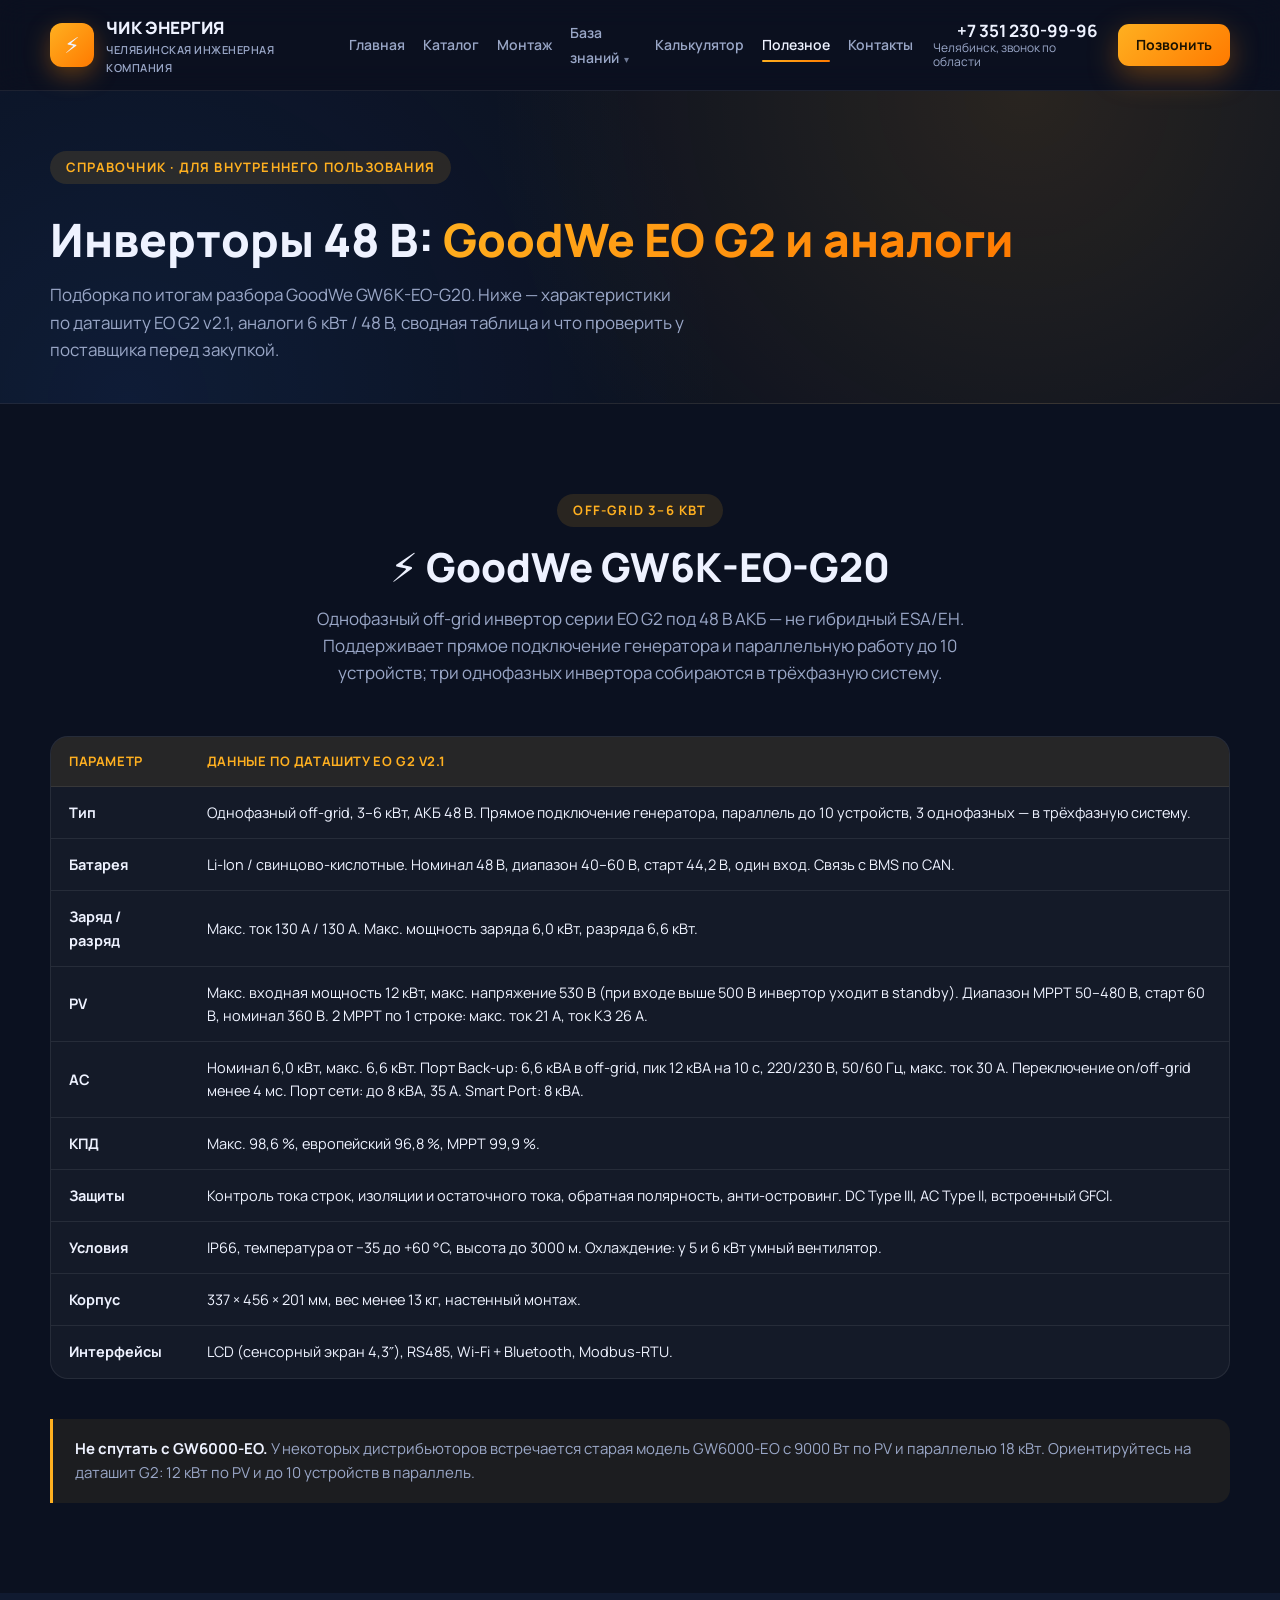
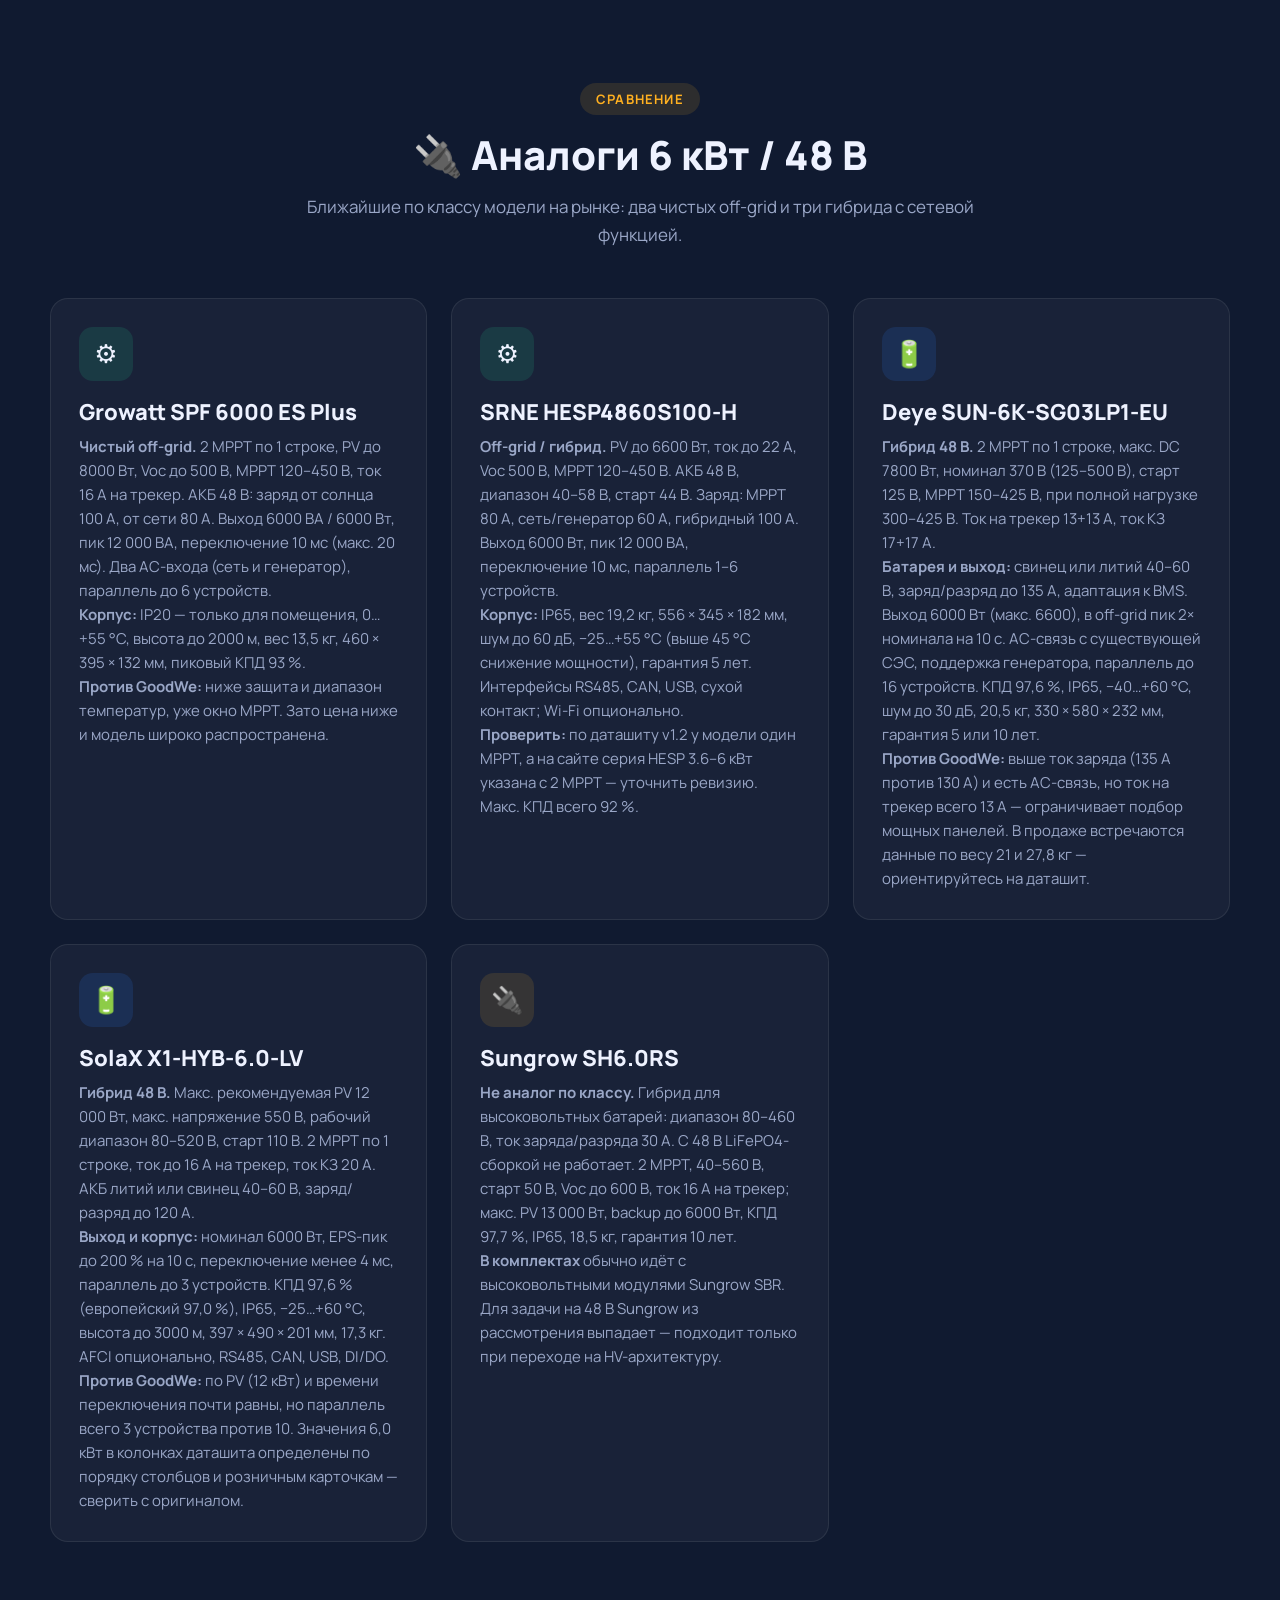
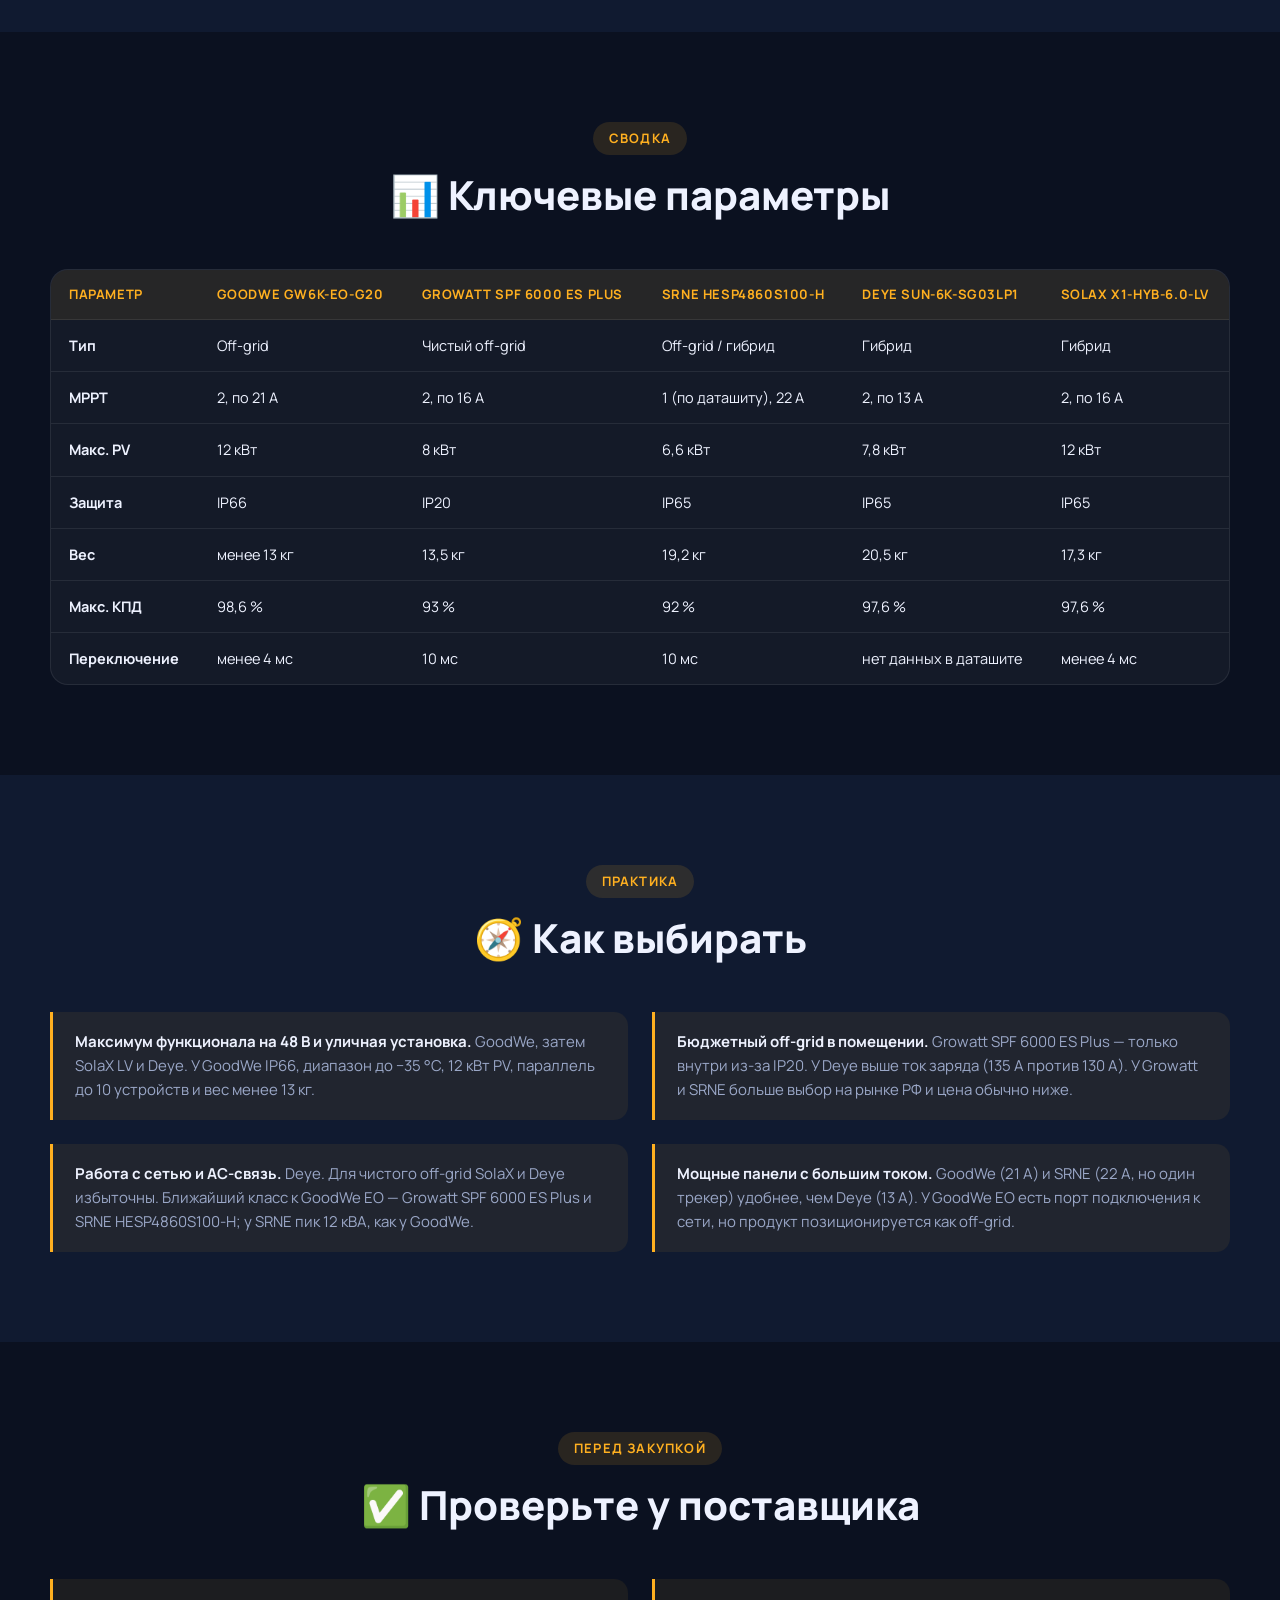
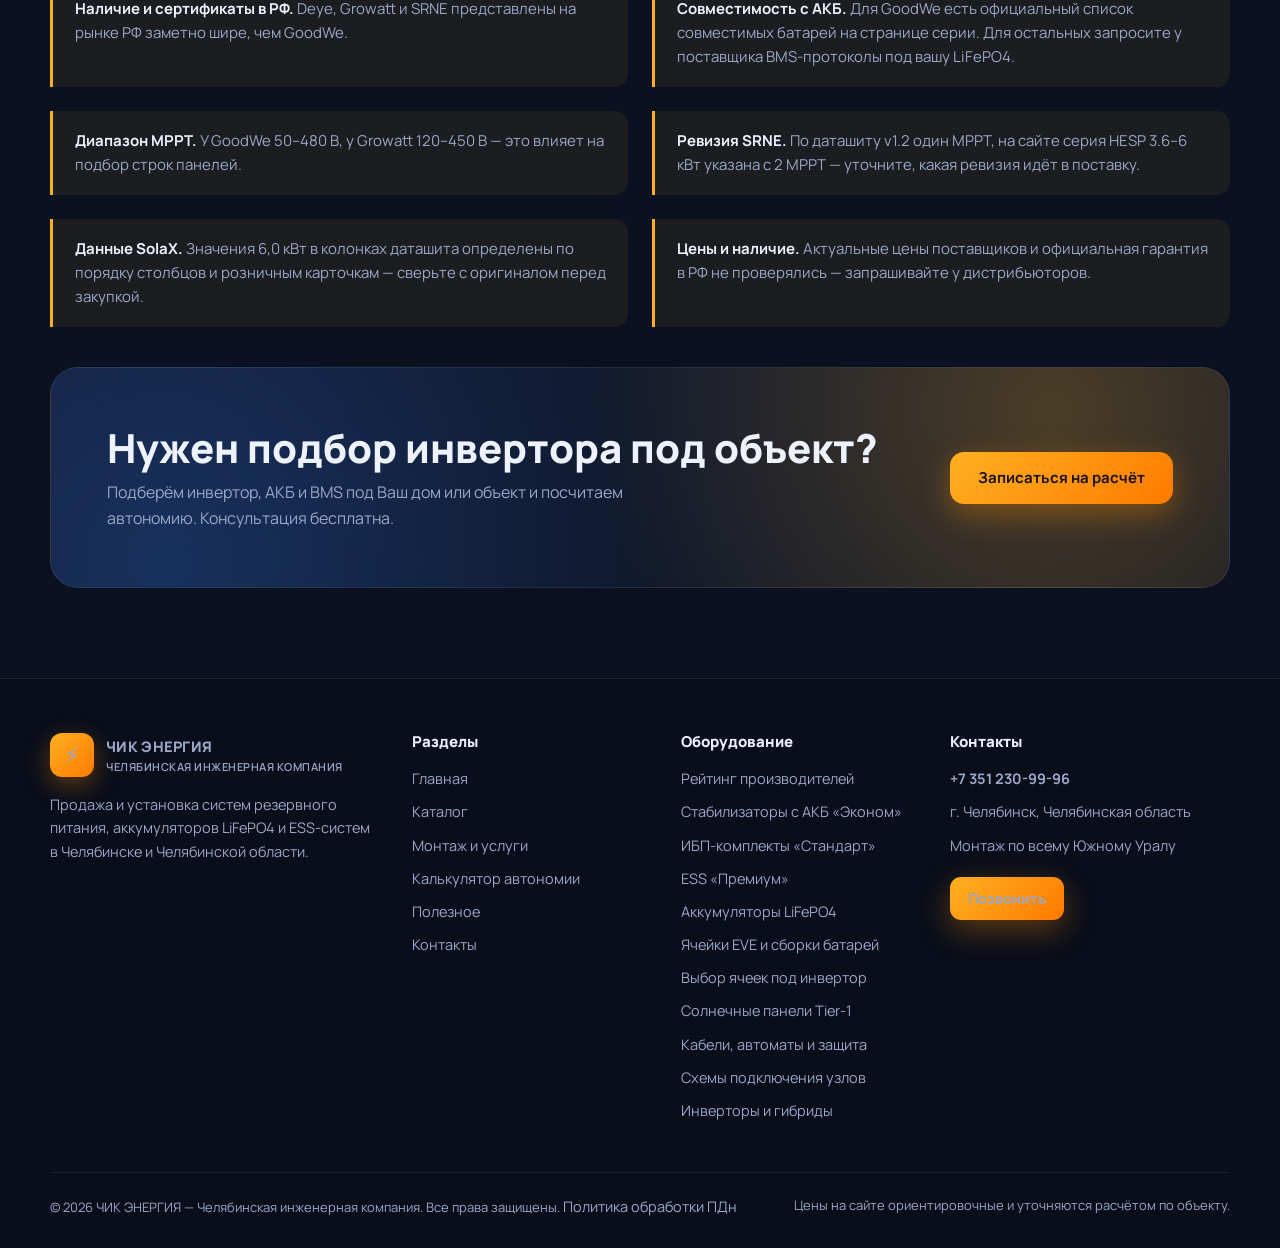
<file: useful-inverters.html>
<!DOCTYPE html>
<html lang="ru">
<head>
  <meta charset="UTF-8">
  <meta name="viewport" content="width=device-width, initial-scale=1.0">
  <title>Полезное — инверторы 48 В: GoodWe EO G2 и аналоги | ЧИК ЭНЕРГИЯ</title>
  <meta name="description" content="Внутренний справочник: характеристики GoodWe GW6K-EO-G20 (EO G2 v2.1) и сравнение аналогов 6 кВт / 48 В — Growatt SPF 6000 ES Plus, SRNE HESP4860S100-H, Deye SUN-6K-SG03LP1-EU, SolaX X1-HYB-6.0-LV.">
  <meta name="robots" content="noindex">
  <link rel="icon" type="image/svg+xml" href="favicon.svg">
  <meta property="og:title" content="Полезное — инверторы 48 В: GoodWe EO G2 и аналоги | ЧИК ЭНЕРГИЯ">
  <meta property="og:description" content="Внутренний справочник по инверторам 48 В: GoodWe GW6K-EO-G20 и аналоги Growatt, SRNE, Deye, SolaX.">
  <meta property="og:type" content="website">
  <meta property="og:url" content="https://morozzz174.github.io/chik-energy/useful-inverters.html">
  <link rel="preconnect" href="https://fonts.googleapis.com">
  <link rel="preconnect" href="https://fonts.gstatic.com" crossorigin>
  <link href="https://fonts.googleapis.com/css2?family=Manrope:wght@400;600;700;800&display=swap" rel="stylesheet">
  <link rel="stylesheet" href="css/style.css">
</head>
<body>

  <header class="header">
    <div class="container header-inner">
      <a href="index.html" class="logo">
        <span class="logo-icon">⚡</span>
        <span>ЧИК ЭНЕРГИЯ<small>Челябинская инженерная компания</small></span>
      </a>
      <nav class="nav">
        <a href="index.html">Главная</a>
        <a href="catalog.html">Каталог</a>
        <a href="services.html">Монтаж</a>
        <div class="has-sub">
          <a href="#">База знаний <span class="caret">▾</span></a>
          <div class="sub">
            <a href="cells.html">Ячейки LiFePO4</a>
            <a href="cell-selection.html">Выбор ячеек</a>
            <a href="solar-panels.html">Солнечные панели</a>
            <a href="cables-safety.html">Кабели и защита</a>
            <a href="wiring.html">Схемы подключения</a>
            <a href="manufacturers.html">Рейтинг производителей инверторов</a>
          </div>
        </div>
        <a href="calculator.html">Калькулятор</a>
        <a href="useful.html" class="active">Полезное</a>
        <a href="contacts.html">Контакты</a>
      </nav>
      <a class="header-phone" href="tel:+73512309996">
        <strong>+7 351 230-99-96</strong>
        <span>Челябинск, звонок по области</span>
      </a>
      <a href="tel:+73512309996" class="btn btn-primary btn-sm">Позвонить</a>
      <button class="burger" aria-label="Меню"><span></span><span></span><span></span></button>
    </div>
  </header>

  <main>
    <section class="page-hero">
      <div class="container">
        <span class="eyebrow">Справочник · для внутреннего пользования</span>
        <h1>Инверторы 48 В: <span class="text-grad">GoodWe EO G2 и аналоги</span></h1>
        <p class="lead">Подборка по итогам разбора GoodWe GW6K-EO-G20. Ниже — характеристики по даташиту EO G2 v2.1, аналоги 6 кВт / 48 В, сводная таблица и что проверить у поставщика перед закупкой.</p>
      </div>
    </section>

    <section class="section">
      <div class="container">
        <div class="section-head reveal">
          <span class="eyebrow">Off-grid 3–6 кВт</span>
          <h2>⚡ GoodWe GW6K-EO-G20</h2>
          <p class="lead">Однофазный off-grid инвертор серии EO G2 под 48 В АКБ — не гибридный ESA/EH. Поддерживает прямое подключение генератора и параллельную работу до 10 устройств; три однофазных инвертора собираются в трёхфазную систему.</p>
        </div>

        <div class="table-wrap reveal">
          <table>
            <thead>
              <tr>
                <th>Параметр</th>
                <th>Данные по даташиту EO G2 v2.1</th>
              </tr>
            </thead>
            <tbody>
              <tr>
                <td><strong>Тип</strong></td>
                <td>Однофазный off-grid, 3–6 кВт, АКБ 48 В. Прямое подключение генератора, параллель до 10 устройств, 3 однофазных — в трёхфазную систему.</td>
              </tr>
              <tr>
                <td><strong>Батарея</strong></td>
                <td>Li-Ion / свинцово-кислотные. Номинал 48 В, диапазон 40–60 В, старт 44,2 В, один вход. Связь с BMS по CAN.</td>
              </tr>
              <tr>
                <td><strong>Заряд / разряд</strong></td>
                <td>Макс. ток 130 А / 130 А. Макс. мощность заряда 6,0 кВт, разряда 6,6 кВт.</td>
              </tr>
              <tr>
                <td><strong>PV</strong></td>
                <td>Макс. входная мощность 12 кВт, макс. напряжение 530 В (при входе выше 500 В инвертор уходит в standby). Диапазон MPPT 50–480 В, старт 60 В, номинал 360 В. 2 MPPT по 1 строке: макс. ток 21 А, ток КЗ 26 А.</td>
              </tr>
              <tr>
                <td><strong>AC</strong></td>
                <td>Номинал 6,0 кВт, макс. 6,6 кВт. Порт Back-up: 6,6 кВА в off-grid, пик 12 кВА на 10 с, 220/230 В, 50/60 Гц, макс. ток 30 А. Переключение on/off-grid менее 4 мс. Порт сети: до 8 кВА, 35 А. Smart Port: 8 кВА.</td>
              </tr>
              <tr>
                <td><strong>КПД</strong></td>
                <td>Макс. 98,6 %, европейский 96,8 %, MPPT 99,9 %.</td>
              </tr>
              <tr>
                <td><strong>Защиты</strong></td>
                <td>Контроль тока строк, изоляции и остаточного тока, обратная полярность, анти-островинг. DC Type III, AC Type II, встроенный GFCI.</td>
              </tr>
              <tr>
                <td><strong>Условия</strong></td>
                <td>IP66, температура от −35 до +60 °C, высота до 3000 м. Охлаждение: у 5 и 6 кВт умный вентилятор.</td>
              </tr>
              <tr>
                <td><strong>Корпус</strong></td>
                <td>337 × 456 × 201 мм, вес менее 13 кг, настенный монтаж.</td>
              </tr>
              <tr>
                <td><strong>Интерфейсы</strong></td>
                <td>LCD (сенсорный экран 4,3″), RS485, Wi-Fi + Bluetooth, Modbus-RTU.</td>
              </tr>
            </tbody>
          </table>
        </div>

        <div class="note-box reveal mt-40">
          <b>Не спутать с GW6000-EO.</b> У некоторых дистрибьюторов встречается старая модель GW6000-EO с 9000 Вт по PV и параллелью 18 кВт. Ориентируйтесь на даташит G2: 12 кВт по PV и до 10 устройств в параллель.
        </div>
      </div>
    </section>

    <section class="section" style="background:var(--bg-soft)">
      <div class="container">
        <div class="section-head reveal">
          <span class="eyebrow">Сравнение</span>
          <h2>🔌 Аналоги 6 кВт / 48 В</h2>
          <p class="lead">Ближайшие по классу модели на рынке: два чистых off-grid и три гибрида с сетевой функцией.</p>
        </div>
        <div class="grid-3">
          <div class="card reveal">
            <div class="icon green">⚙️</div>
            <h3>Growatt SPF 6000 ES Plus</h3>
            <p><b>Чистый off-grid.</b> 2 MPPT по 1 строке, PV до 8000 Вт, Voc до 500 В, MPPT 120–450 В, ток 16 А на трекер. АКБ 48 В: заряд от солнца 100 А, от сети 80 А. Выход 6000 ВА / 6000 Вт, пик 12 000 ВА, переключение 10 мс (макс. 20 мс). Два AC-входа (сеть и генератор), параллель до 6 устройств.</p>
            <p><b>Корпус:</b> IP20 — только для помещения, 0…+55 °C, высота до 2000 м, вес 13,5 кг, 460 × 395 × 132 мм, пиковый КПД 93 %.</p>
            <p><b>Против GoodWe:</b> ниже защита и диапазон температур, уже окно MPPT. Зато цена ниже и модель широко распространена.</p>
          </div>
          <div class="card reveal">
            <div class="icon green">⚙️</div>
            <h3>SRNE HESP4860S100-H</h3>
            <p><b>Off-grid / гибрид.</b> PV до 6600 Вт, ток до 22 А, Voc 500 В, MPPT 120–450 В. АКБ 48 В, диапазон 40–58 В, старт 44 В. Заряд: MPPT 80 А, сеть/генератор 60 А, гибридный 100 А. Выход 6000 Вт, пик 12 000 ВА, переключение 10 мс, параллель 1–6 устройств.</p>
            <p><b>Корпус:</b> IP65, вес 19,2 кг, 556 × 345 × 182 мм, шум до 60 дБ, −25…+55 °C (выше 45 °C снижение мощности), гарантия 5 лет. Интерфейсы RS485, CAN, USB, сухой контакт; Wi-Fi опционально.</p>
            <p><b>Проверить:</b> по даташиту v1.2 у модели один MPPT, а на сайте серия HESP 3.6–6 кВт указана с 2 MPPT — уточнить ревизию. Макс. КПД всего 92 %.</p>
          </div>
          <div class="card reveal">
            <div class="icon blue">🔋</div>
            <h3>Deye SUN-6K-SG03LP1-EU</h3>
            <p><b>Гибрид 48 В.</b> 2 MPPT по 1 строке, макс. DC 7800 Вт, номинал 370 В (125–500 В), старт 125 В, MPPT 150–425 В, при полной нагрузке 300–425 В. Ток на трекер 13+13 А, ток КЗ 17+17 А.</p>
            <p><b>Батарея и выход:</b> свинец или литий 40–60 В, заряд/разряд до 135 А, адаптация к BMS. Выход 6000 Вт (макс. 6600), в off-grid пик 2× номинала на 10 с. AC-связь с существующей СЭС, поддержка генератора, параллель до 16 устройств. КПД 97,6 %, IP65, −40…+60 °C, шум до 30 дБ, 20,5 кг, 330 × 580 × 232 мм, гарантия 5 или 10 лет.</p>
            <p><b>Против GoodWe:</b> выше ток заряда (135 А против 130 А) и есть AC-связь, но ток на трекер всего 13 А — ограничивает подбор мощных панелей. В продаже встречаются данные по весу 21 и 27,8 кг — ориентируйтесь на даташит.</p>
          </div>
          <div class="card reveal">
            <div class="icon blue">🔋</div>
            <h3>SolaX X1-HYB-6.0-LV</h3>
            <p><b>Гибрид 48 В.</b> Макс. рекомендуемая PV 12 000 Вт, макс. напряжение 550 В, рабочий диапазон 80–520 В, старт 110 В. 2 MPPT по 1 строке, ток до 16 А на трекер, ток КЗ 20 А. АКБ литий или свинец 40–60 В, заряд/разряд до 120 А.</p>
            <p><b>Выход и корпус:</b> номинал 6000 Вт, EPS-пик до 200 % на 10 с, переключение менее 4 мс, параллель до 3 устройств. КПД 97,6 % (европейский 97,0 %), IP65, −25…+60 °C, высота до 3000 м, 397 × 490 × 201 мм, 17,3 кг. AFCI опционально, RS485, CAN, USB, DI/DO.</p>
            <p><b>Против GoodWe:</b> по PV (12 кВт) и времени переключения почти равны, но параллель всего 3 устройства против 10. Значения 6,0 кВт в колонках даташита определены по порядку столбцов и розничным карточкам — сверить с оригиналом.</p>
          </div>
          <div class="card reveal">
            <div class="icon">🔌</div>
            <h3>Sungrow SH6.0RS</h3>
            <p><b>Не аналог по классу.</b> Гибрид для высоковольтных батарей: диапазон 80–460 В, ток заряда/разряда 30 А. С 48 В LiFePO4-сборкой не работает. 2 MPPT, 40–560 В, старт 50 В, Voc до 600 В, ток 16 А на трекер; макс. PV 13 000 Вт, backup до 6000 Вт, КПД 97,7 %, IP65, 18,5 кг, гарантия 10 лет.</p>
            <p><b>В комплектах</b> обычно идёт с высоковольтными модулями Sungrow SBR. Для задачи на 48 В Sungrow из рассмотрения выпадает — подходит только при переходе на HV-архитектуру.</p>
          </div>
        </div>
      </div>
    </section>

    <section class="section">
      <div class="container">
        <div class="section-head reveal">
          <span class="eyebrow">Сводка</span>
          <h2>📊 Ключевые параметры</h2>
        </div>
        <div class="table-wrap reveal">
          <table>
            <thead>
              <tr>
                <th>Параметр</th>
                <th>GoodWe GW6K-EO-G20</th>
                <th>Growatt SPF 6000 ES Plus</th>
                <th>SRNE HESP4860S100-H</th>
                <th>Deye SUN-6K-SG03LP1</th>
                <th>SolaX X1-HYB-6.0-LV</th>
              </tr>
            </thead>
            <tbody>
              <tr>
                <td><strong>Тип</strong></td>
                <td>Off-grid</td>
                <td>Чистый off-grid</td>
                <td>Off-grid / гибрид</td>
                <td>Гибрид</td>
                <td>Гибрид</td>
              </tr>
              <tr>
                <td><strong>MPPT</strong></td>
                <td>2, по 21 А</td>
                <td>2, по 16 А</td>
                <td>1 (по даташиту), 22 А</td>
                <td>2, по 13 А</td>
                <td>2, по 16 А</td>
              </tr>
              <tr>
                <td><strong>Макс. PV</strong></td>
                <td>12 кВт</td>
                <td>8 кВт</td>
                <td>6,6 кВт</td>
                <td>7,8 кВт</td>
                <td>12 кВт</td>
              </tr>
              <tr>
                <td><strong>Защита</strong></td>
                <td>IP66</td>
                <td>IP20</td>
                <td>IP65</td>
                <td>IP65</td>
                <td>IP65</td>
              </tr>
              <tr>
                <td><strong>Вес</strong></td>
                <td>менее 13 кг</td>
                <td>13,5 кг</td>
                <td>19,2 кг</td>
                <td>20,5 кг</td>
                <td>17,3 кг</td>
              </tr>
              <tr>
                <td><strong>Макс. КПД</strong></td>
                <td>98,6 %</td>
                <td>93 %</td>
                <td>92 %</td>
                <td>97,6 %</td>
                <td>97,6 %</td>
              </tr>
              <tr>
                <td><strong>Переключение</strong></td>
                <td>менее 4 мс</td>
                <td>10 мс</td>
                <td>10 мс</td>
                <td>нет данных в даташите</td>
                <td>менее 4 мс</td>
              </tr>
            </tbody>
          </table>
        </div>
      </div>
    </section>

    <section class="section" style="background:var(--bg-soft)">
      <div class="container">
        <div class="section-head reveal">
          <span class="eyebrow">Практика</span>
          <h2>🧭 Как выбирать</h2>
        </div>
        <div class="grid-2">
          <div class="note-box reveal">
            <b>Максимум функционала на 48 В и уличная установка.</b> GoodWe, затем SolaX LV и Deye. У GoodWe IP66, диапазон до −35 °C, 12 кВт PV, параллель до 10 устройств и вес менее 13 кг.
          </div>
          <div class="note-box reveal">
            <b>Бюджетный off-grid в помещении.</b> Growatt SPF 6000 ES Plus — только внутри из-за IP20. У Deye выше ток заряда (135 А против 130 А). У Growatt и SRNE больше выбор на рынке РФ и цена обычно ниже.
          </div>
          <div class="note-box reveal">
            <b>Работа с сетью и AC-связь.</b> Deye. Для чистого off-grid SolaX и Deye избыточны. Ближайший класс к GoodWe EO — Growatt SPF 6000 ES Plus и SRNE HESP4860S100-H; у SRNE пик 12 кВА, как у GoodWe.
          </div>
          <div class="note-box reveal">
            <b>Мощные панели с большим током.</b> GoodWe (21 А) и SRNE (22 А, но один трекер) удобнее, чем Deye (13 А). У GoodWe EO есть порт подключения к сети, но продукт позиционируется как off-grid.
          </div>
        </div>
      </div>
    </section>

    <section class="section">
      <div class="container">
        <div class="section-head reveal">
          <span class="eyebrow">Перед закупкой</span>
          <h2>✅ Проверьте у поставщика</h2>
        </div>
        <div class="grid-2">
          <div class="note-box reveal">
            <b>Наличие и сертификаты в РФ.</b> Deye, Growatt и SRNE представлены на рынке РФ заметно шире, чем GoodWe.
          </div>
          <div class="note-box reveal">
            <b>Совместимость с АКБ.</b> Для GoodWe есть официальный список совместимых батарей на странице серии. Для остальных запросите у поставщика BMS-протоколы под вашу LiFePO4.
          </div>
          <div class="note-box reveal">
            <b>Диапазон MPPT.</b> У GoodWe 50–480 В, у Growatt 120–450 В — это влияет на подбор строк панелей.
          </div>
          <div class="note-box reveal">
            <b>Ревизия SRNE.</b> По даташиту v1.2 один MPPT, на сайте серия HESP 3.6–6 кВт указана с 2 MPPT — уточните, какая ревизия идёт в поставку.
          </div>
          <div class="note-box reveal">
            <b>Данные SolaX.</b> Значения 6,0 кВт в колонках даташита определены по порядку столбцов и розничным карточкам — сверьте с оригиналом перед закупкой.
          </div>
          <div class="note-box reveal">
            <b>Цены и наличие.</b> Актуальные цены поставщиков и официальная гарантия в РФ не проверялись — запрашивайте у дистрибьюторов.
          </div>
        </div>

        <div class="cta-band mt-40 reveal">
          <div>
            <h2>Нужен подбор инвертора под объект?</h2>
            <p>Подберём инвертор, АКБ и BMS под Ваш дом или объект и посчитаем автономию. Консультация бесплатна.</p>
          </div>
          <a href="contacts.html" class="btn btn-primary">Записаться на расчёт</a>
        </div>
      </div>
    </section>
  </main>

  <footer class="footer">
    <div class="container">
      <div class="footer-grid">
        <div>
          <a href="index.html" class="logo" style="margin-bottom:16px">
            <span class="logo-icon">⚡</span>
            <span>ЧИК ЭНЕРГИЯ<small>Челябинская инженерная компания</small></span>
          </a>
          <p>Продажа и установка систем резервного питания, аккумуляторов LiFePO4 и ESS-систем в Челябинске и Челябинской области.</p>
        </div>
        <div>
          <h4>Разделы</h4>
          <ul>
            <li><a href="index.html">Главная</a></li>
            <li><a href="catalog.html">Каталог</a></li>
            <li><a href="services.html">Монтаж и услуги</a></li>
            <li><a href="calculator.html">Калькулятор автономии</a></li>
            <li><a href="useful.html">Полезное</a></li>
            <li><a href="contacts.html">Контакты</a></li>
          </ul>
        </div>
        <div>
          <h4>Оборудование</h4>
          <ul>
            <li><a href="manufacturers.html">Рейтинг производителей</a></li>
            <li><a href="econom.html">Стабилизаторы с АКБ «Эконом»</a></li>
            <li><a href="catalog.html#standart">ИБП-комплекты «Стандарт»</a></li>
            <li><a href="catalog.html#premium">ESS «Премиум»</a></li>
            <li><a href="catalog.html#accu">Аккумуляторы LiFePO4</a></li>
            <li><a href="cells.html">Ячейки EVE и сборки батарей</a></li>
            <li><a href="cell-selection.html">Выбор ячеек под инвертор</a></li>
            <li><a href="solar-panels.html">Солнечные панели Tier-1</a></li>
            <li><a href="cables-safety.html">Кабели, автоматы и защита</a></li>
            <li><a href="wiring.html">Схемы подключения узлов</a></li>
            <li><a href="catalog.html#inverters">Инверторы и гибриды</a></li>
          </ul>
        </div>
        <div>
          <h4>Контакты</h4>
          <ul>
            <li><a href="tel:+73512309996"><b>+7 351 230-99-96</b></a></li>
            <li>г. Челябинск, Челябинская область</li>
            <li>Монтаж по всему Южному Уралу</li>
          </ul>
          <a href="tel:+73512309996" class="btn btn-primary btn-sm" style="margin-top:10px">Позвонить</a>
        </div>
      </div>
      <div class="footer-bottom">
        <span>© 2026 ЧИК ЭНЕРГИЯ — Челябинская инженерная компания. Все права защищены. <a href="policy.html">Политика обработки ПДн</a></span>
        <span>Цены на сайте ориентировочные и уточняются расчётом по объекту.</span>
      </div>
    </div>
  </footer>

  <a href="tel:+73512309996" class="float-call">📞 Позвонить</a>

  <script src="js/main.js"></script>
</body>
</html>
</file>
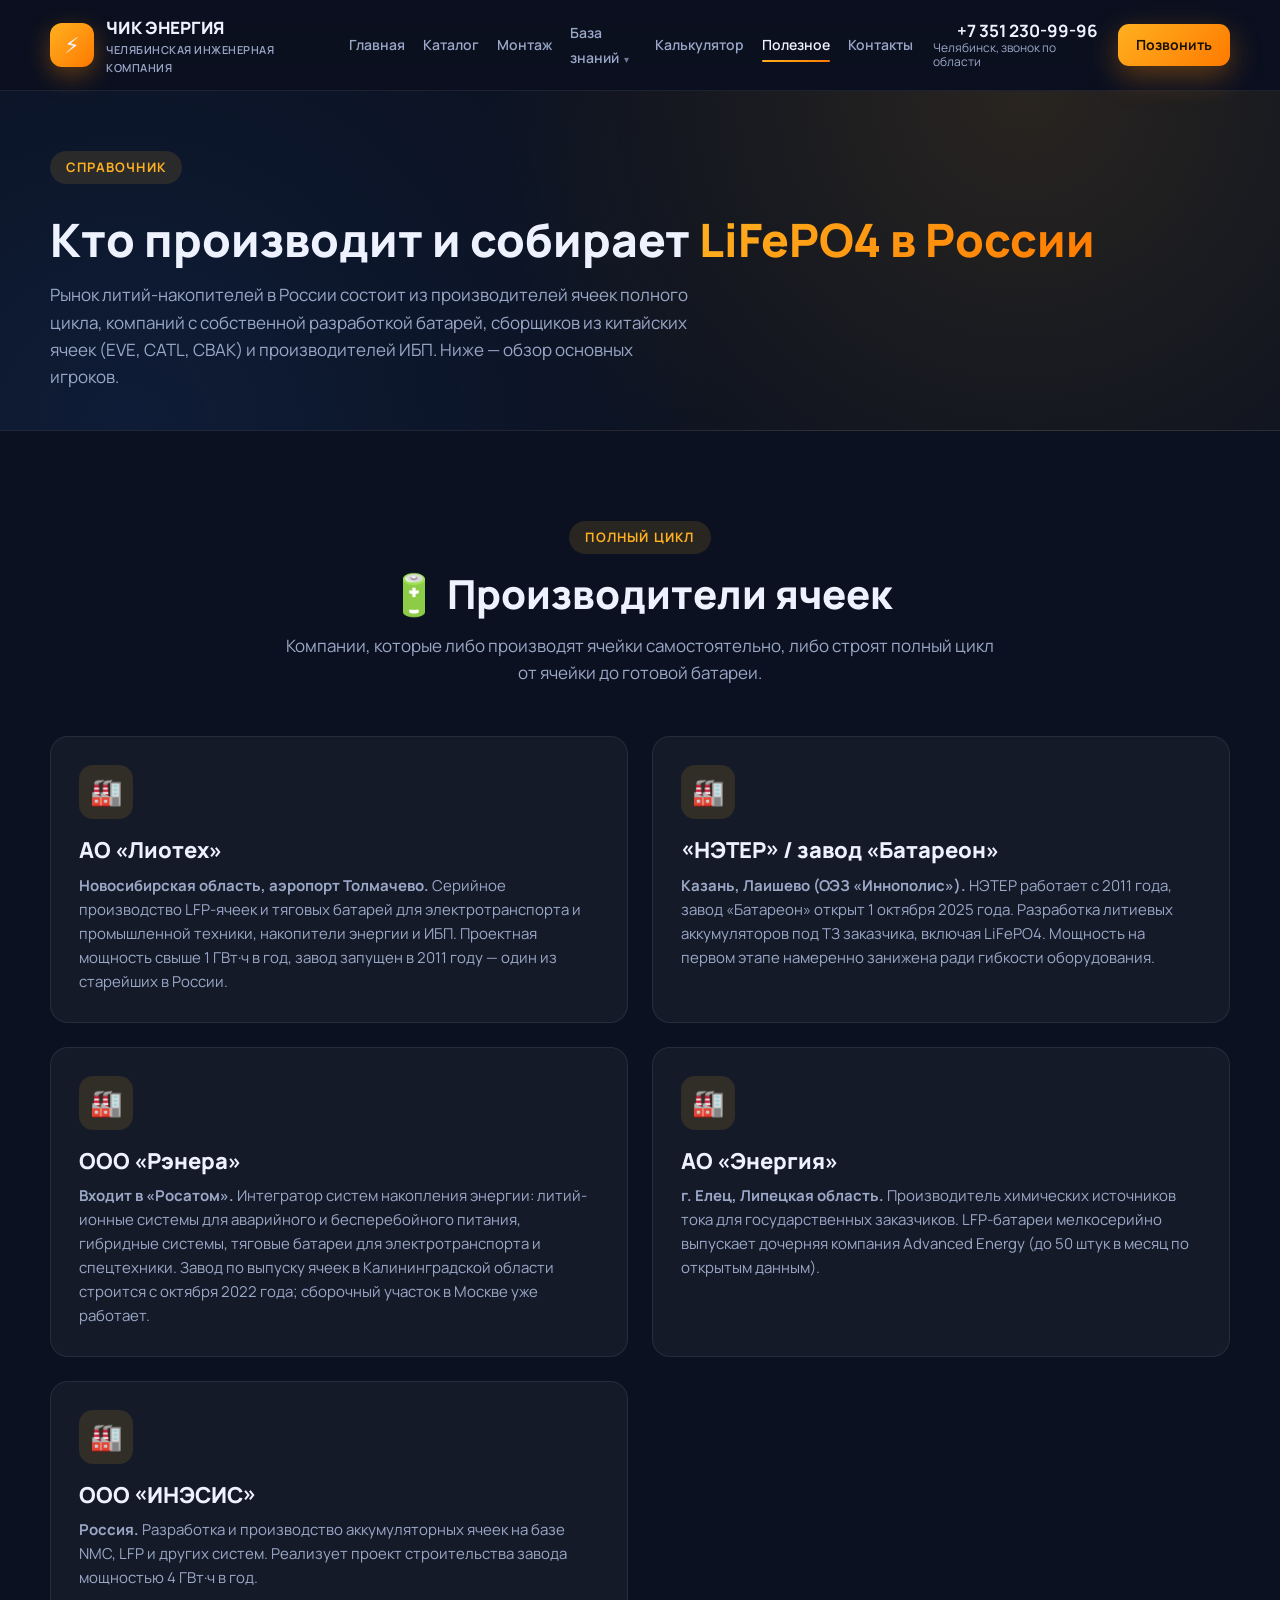
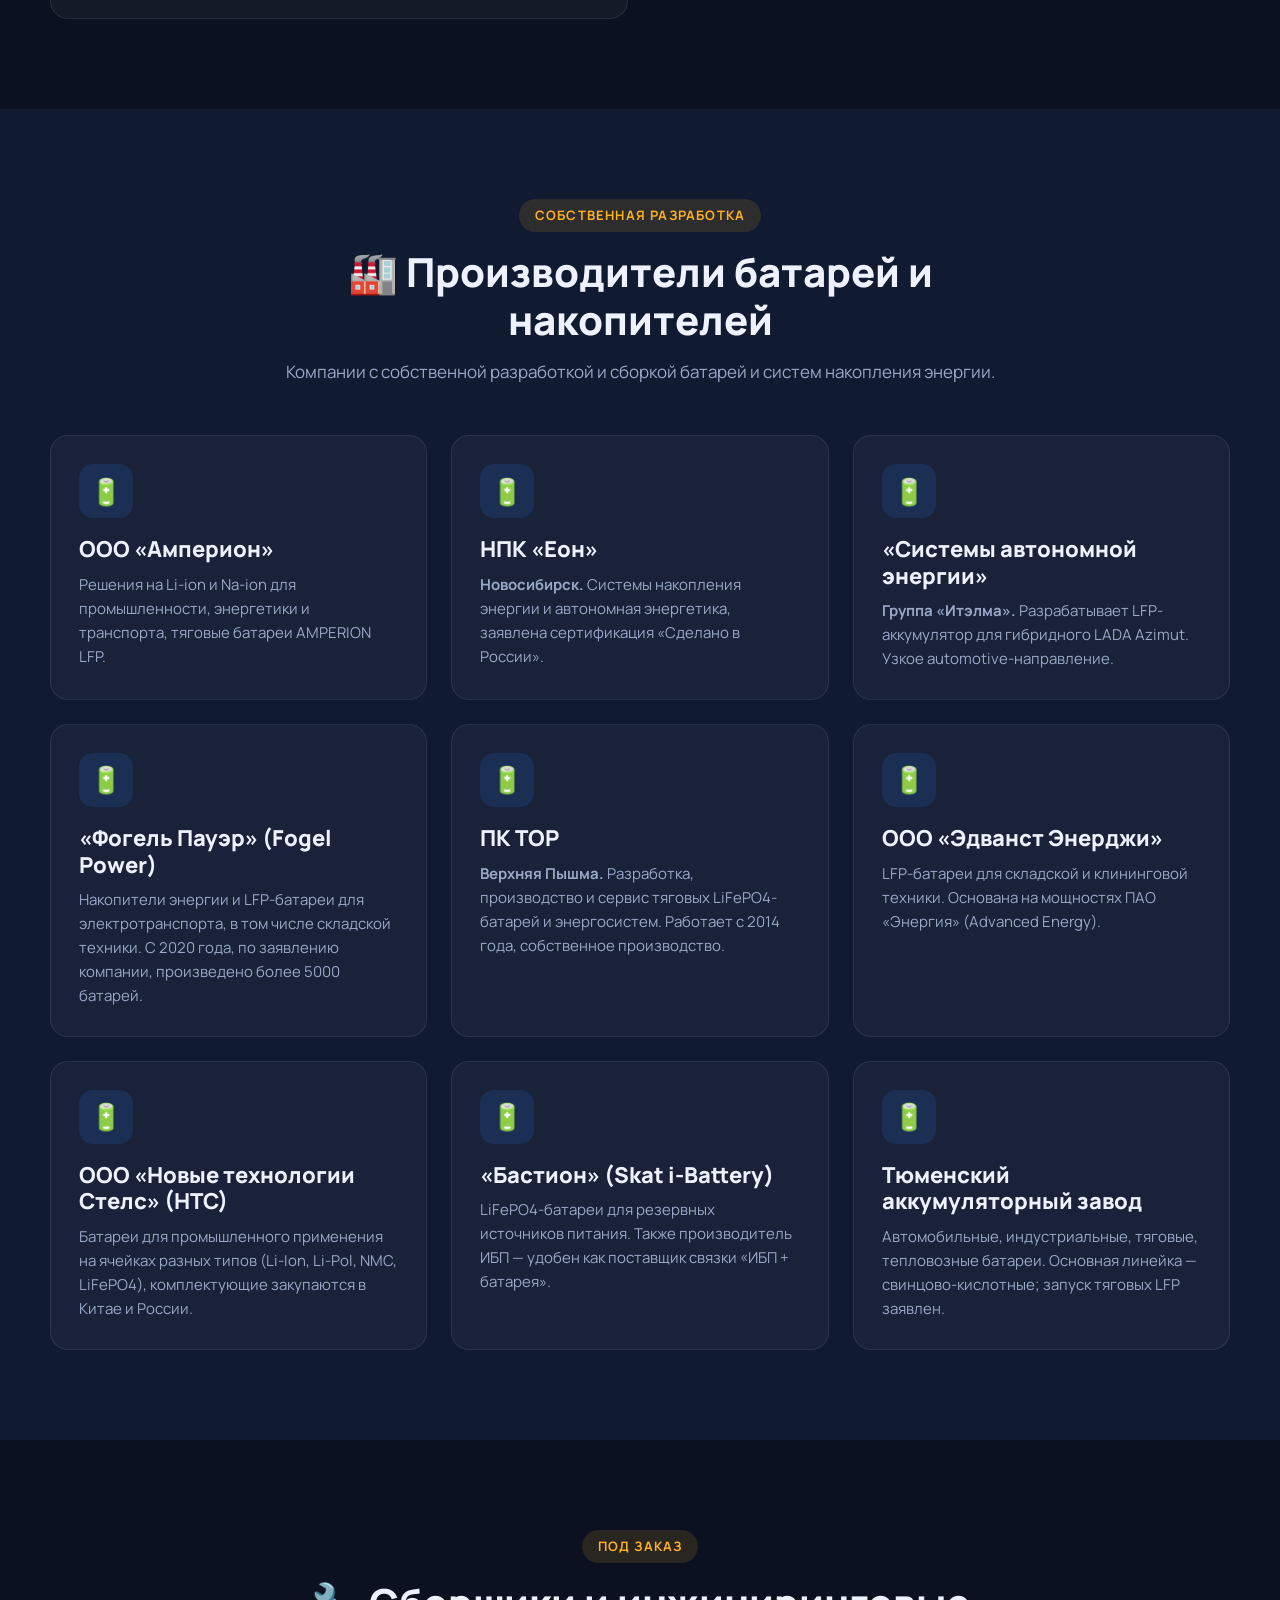
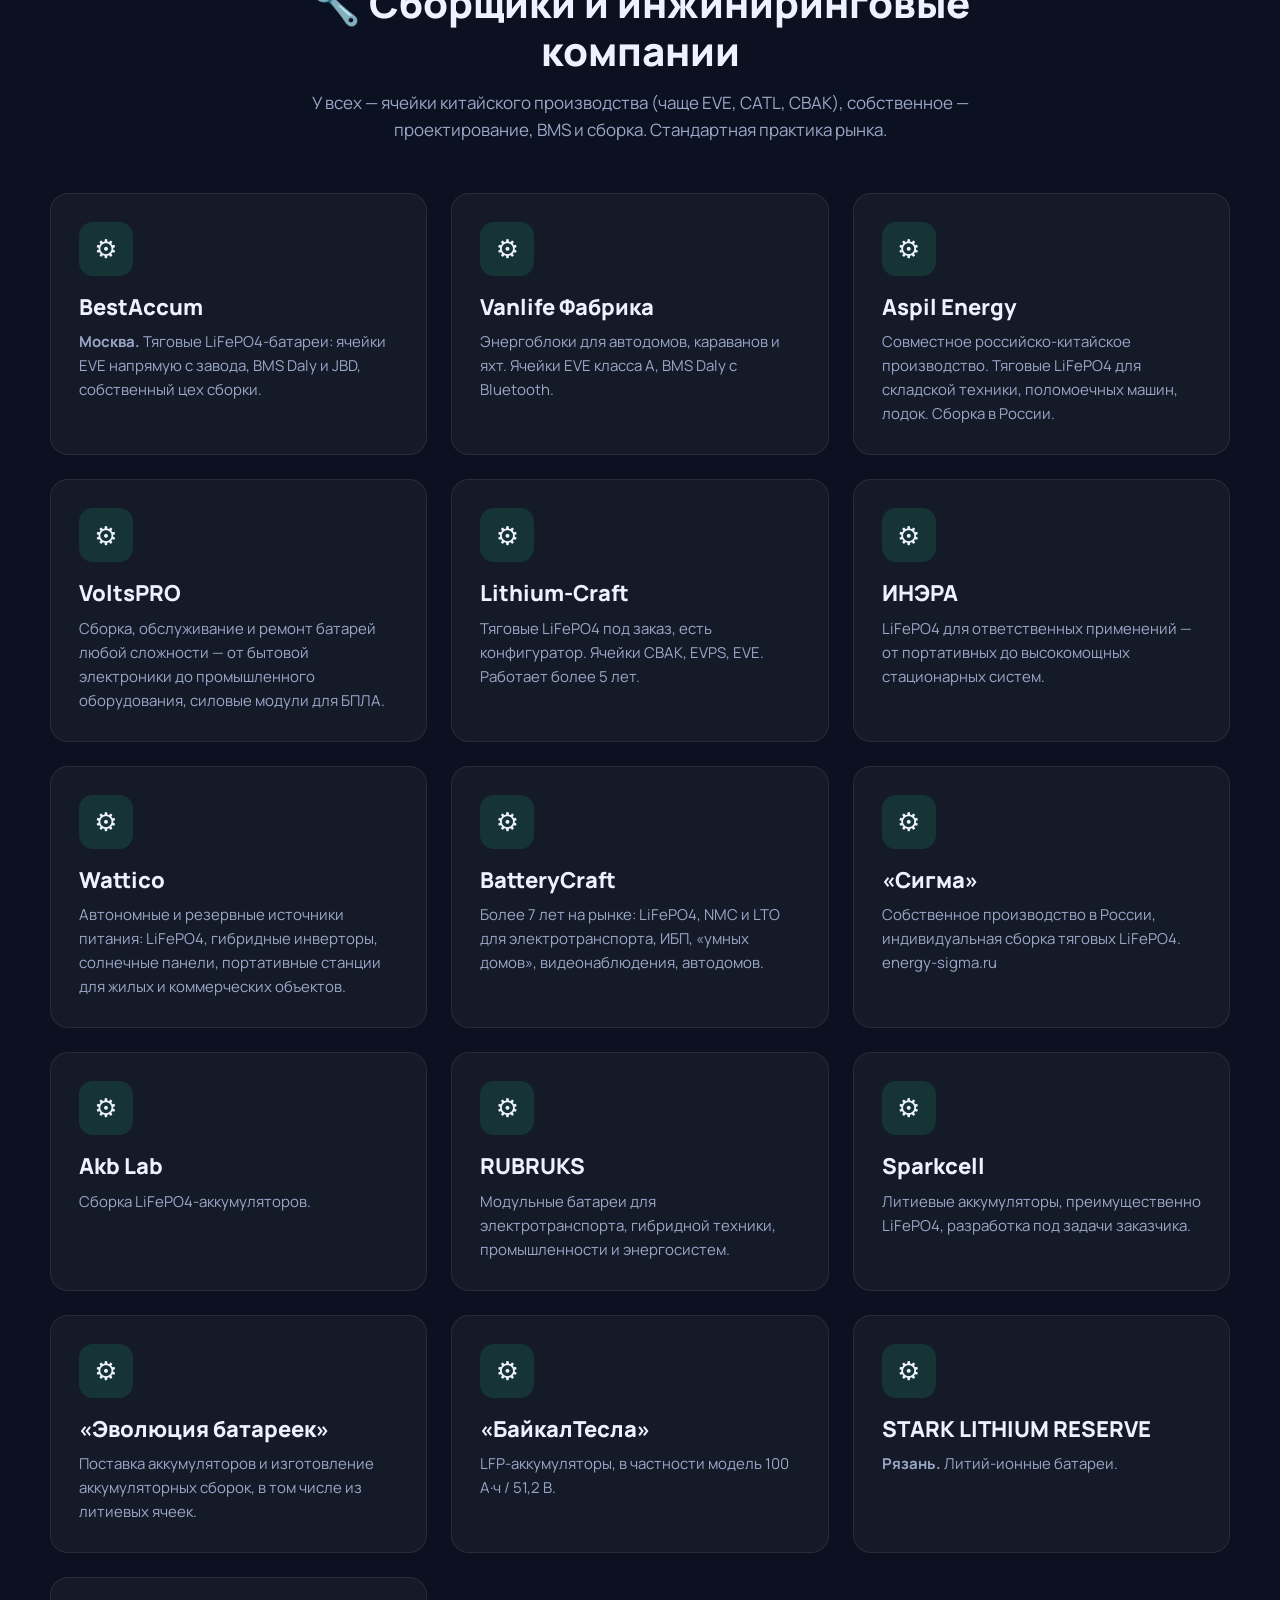
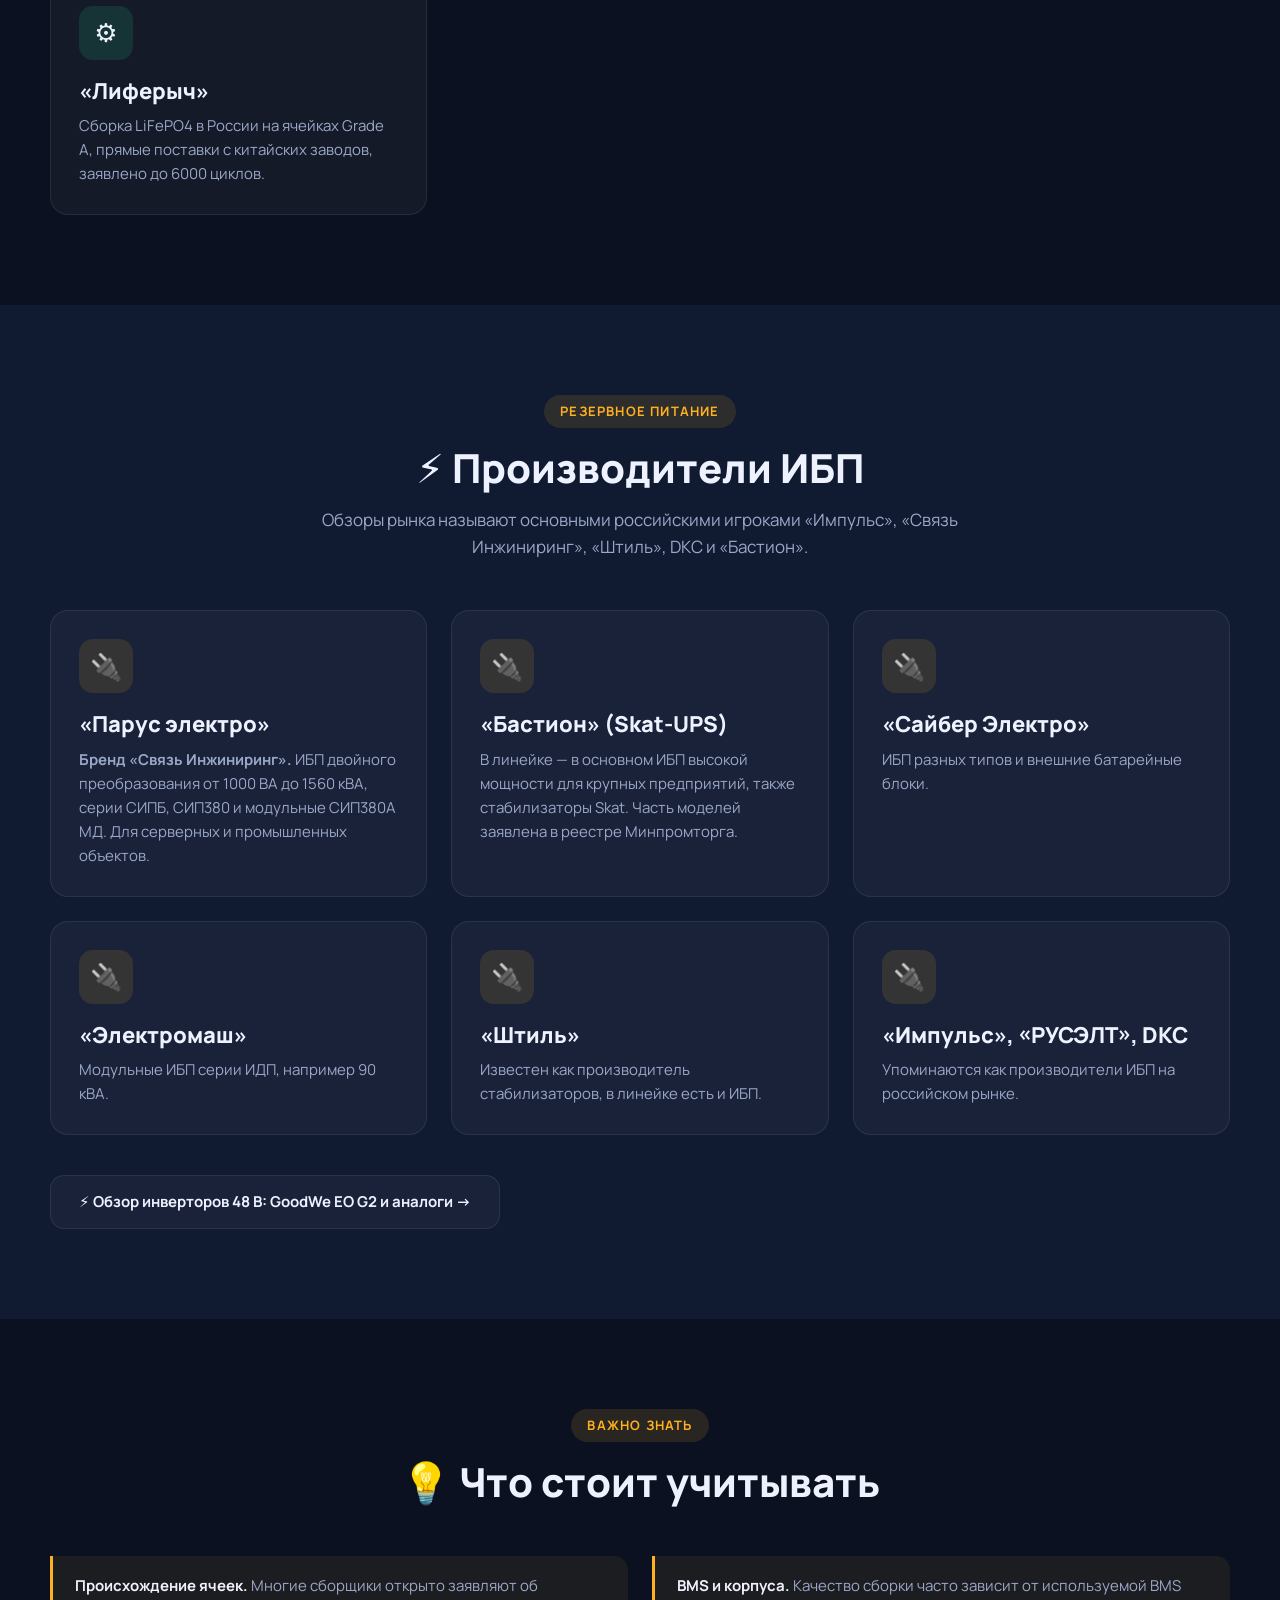
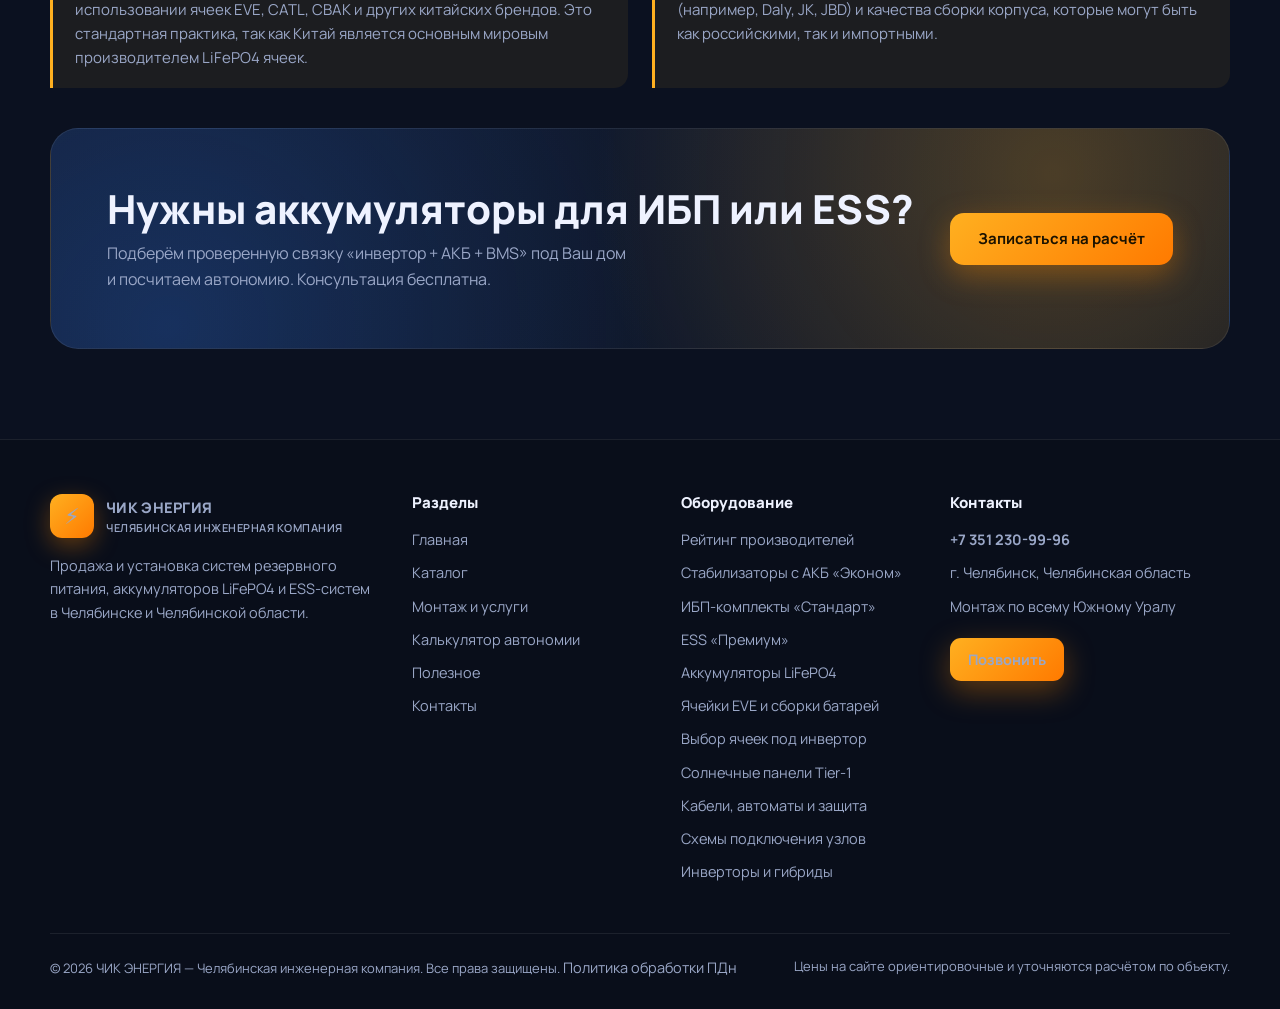
<file: useful.html>
<!DOCTYPE html>
<html lang="ru">
<head>
  <meta charset="UTF-8">
  <meta name="viewport" content="width=device-width, initial-scale=1.0">
  <title>Полезное — производители и сборщики LiFePO4 в России | ЧИК ЭНЕРГИЯ</title>
  <meta name="description" content="Обзор российских производителей ячеек, батарей, сборщиков LiFePO4 и производителей ИБП: Лиотех, НЭТЕР/Батареон, Рэнера, BestAccum, BatteryCraft, Бастион и другие.">
  <meta name="robots" content="noindex">
  <link rel="icon" type="image/svg+xml" href="favicon.svg">
  <meta property="og:title" content="Полезное — производители и сборщики LiFePO4 в России | ЧИК ЭНЕРГИЯ">
  <meta property="og:description" content="Обзор российских производителей ячеек, батарей, сборщиков LiFePO4 и производителей ИБП.">
  <meta property="og:type" content="website">
  <meta property="og:url" content="https://morozzz174.github.io/chik-energy/useful.html">
  <link rel="preconnect" href="https://fonts.googleapis.com">
  <link rel="preconnect" href="https://fonts.gstatic.com" crossorigin>
  <link href="https://fonts.googleapis.com/css2?family=Manrope:wght@400;600;700;800&display=swap" rel="stylesheet">
  <link rel="stylesheet" href="css/style.css">
</head>
<body>

  <header class="header">
    <div class="container header-inner">
      <a href="index.html" class="logo">
        <span class="logo-icon">⚡</span>
        <span>ЧИК ЭНЕРГИЯ<small>Челябинская инженерная компания</small></span>
      </a>
      <nav class="nav">
        <a href="index.html">Главная</a>
        <a href="catalog.html">Каталог</a>
        <a href="services.html">Монтаж</a>
        <div class="has-sub">
          <a href="#">База знаний <span class="caret">▾</span></a>
          <div class="sub">
            <a href="cells.html">Ячейки LiFePO4</a>
            <a href="cell-selection.html">Выбор ячеек</a>
            <a href="solar-panels.html">Солнечные панели</a>
            <a href="cables-safety.html">Кабели и защита</a>
            <a href="wiring.html">Схемы подключения</a>
            <a href="manufacturers.html">Рейтинг производителей инверторов</a>
          </div>
        </div>
        <a href="calculator.html">Калькулятор</a>
        <a href="useful.html" class="active">Полезное</a>
        <a href="contacts.html">Контакты</a>
      </nav>
      <a class="header-phone" href="tel:+73512309996">
        <strong>+7 351 230-99-96</strong>
        <span>Челябинск, звонок по области</span>
      </a>
      <a href="tel:+73512309996" class="btn btn-primary btn-sm">Позвонить</a>
      <button class="burger" aria-label="Меню"><span></span><span></span><span></span></button>
    </div>
  </header>

  <main>
    <section class="page-hero">
      <div class="container">
        <span class="eyebrow">Справочник</span>
        <h1>Кто производит и собирает <span class="text-grad">LiFePO4 в России</span></h1>
        <p class="lead">Рынок литий-накопителей в России состоит из производителей ячеек полного цикла, компаний с собственной разработкой батарей, сборщиков из китайских ячеек (EVE, CATL, CBAK) и производителей ИБП. Ниже — обзор основных игроков.</p>
      </div>
    </section>

    <section class="section">
      <div class="container">
        <div class="section-head reveal">
          <span class="eyebrow">Полный цикл</span>
          <h2>🔋 Производители ячеек</h2>
          <p class="lead">Компании, которые либо производят ячейки самостоятельно, либо строят полный цикл от ячейки до готовой батареи.</p>
        </div>
        <div class="grid-2">
          <div class="card reveal">
            <div class="icon">🏭</div>
            <h3>АО «Лиотех»</h3>
            <p><b>Новосибирская область, аэропорт Толмачево.</b> Серийное производство LFP-ячеек и тяговых батарей для электротранспорта и промышленной техники, накопители энергии и ИБП. Проектная мощность свыше 1 ГВт·ч в год, завод запущен в 2011 году — один из старейших в России.</p>
          </div>
          <div class="card reveal">
            <div class="icon">🏭</div>
            <h3>«НЭТЕР» / завод «Батареон»</h3>
            <p><b>Казань, Лаишево (ОЭЗ «Иннополис»).</b> НЭТЕР работает с 2011 года, завод «Батареон» открыт 1 октября 2025 года. Разработка литиевых аккумуляторов под ТЗ заказчика, включая LiFePO4. Мощность на первом этапе намеренно занижена ради гибкости оборудования.</p>
          </div>
          <div class="card reveal">
            <div class="icon">🏭</div>
            <h3>ООО «Рэнера»</h3>
            <p><b>Входит в «Росатом».</b> Интегратор систем накопления энергии: литий-ионные системы для аварийного и бесперебойного питания, гибридные системы, тяговые батареи для электротранспорта и спецтехники. Завод по выпуску ячеек в Калининградской области строится с октября 2022 года; сборочный участок в Москве уже работает.</p>
          </div>
          <div class="card reveal">
            <div class="icon">🏭</div>
            <h3>АО «Энергия»</h3>
            <p><b>г. Елец, Липецкая область.</b> Производитель химических источников тока для государственных заказчиков. LFP-батареи мелкосерийно выпускает дочерняя компания Advanced Energy (до 50 штук в месяц по открытым данным).</p>
          </div>
          <div class="card reveal">
            <div class="icon">🏭</div>
            <h3>ООО «ИНЭСИС»</h3>
            <p><b>Россия.</b> Разработка и производство аккумуляторных ячеек на базе NMC, LFP и других систем. Реализует проект строительства завода мощностью 4 ГВт·ч в год.</p>
          </div>
        </div>
      </div>
    </section>

    <section class="section" style="background:var(--bg-soft)">
      <div class="container">
        <div class="section-head reveal">
          <span class="eyebrow">Собственная разработка</span>
          <h2>🏭 Производители батарей и накопителей</h2>
          <p class="lead">Компании с собственной разработкой и сборкой батарей и систем накопления энергии.</p>
        </div>
        <div class="grid-3">
          <div class="card reveal">
            <div class="icon blue">🔋</div>
            <h3>ООО «Амперион»</h3>
            <p>Решения на Li-ion и Na-ion для промышленности, энергетики и транспорта, тяговые батареи AMPERION LFP.</p>
          </div>
          <div class="card reveal">
            <div class="icon blue">🔋</div>
            <h3>НПК «Еон»</h3>
            <p><b>Новосибирск.</b> Системы накопления энергии и автономная энергетика, заявлена сертификация «Сделано в России».</p>
          </div>
          <div class="card reveal">
            <div class="icon blue">🔋</div>
            <h3>«Системы автономной энергии»</h3>
            <p><b>Группа «Итэлма».</b> Разрабатывает LFP-аккумулятор для гибридного LADA Azimut. Узкое automotive-направление.</p>
          </div>
          <div class="card reveal">
            <div class="icon blue">🔋</div>
            <h3>«Фогель Пауэр» (Fogel Power)</h3>
            <p>Накопители энергии и LFP-батареи для электротранспорта, в том числе складской техники. С 2020 года, по заявлению компании, произведено более 5000 батарей.</p>
          </div>
          <div class="card reveal">
            <div class="icon blue">🔋</div>
            <h3>ПК ТОР</h3>
            <p><b>Верхняя Пышма.</b> Разработка, производство и сервис тяговых LiFePO4-батарей и энергосистем. Работает с 2014 года, собственное производство.</p>
          </div>
          <div class="card reveal">
            <div class="icon blue">🔋</div>
            <h3>ООО «Эдванст Энерджи»</h3>
            <p>LFP-батареи для складской и клининговой техники. Основана на мощностях ПАО «Энергия» (Advanced Energy).</p>
          </div>
          <div class="card reveal">
            <div class="icon blue">🔋</div>
            <h3>ООО «Новые технологии Стелс» (НТС)</h3>
            <p>Батареи для промышленного применения на ячейках разных типов (Li-Ion, Li-Pol, NMC, LiFePO4), комплектующие закупаются в Китае и России.</p>
          </div>
          <div class="card reveal">
            <div class="icon blue">🔋</div>
            <h3>«Бастион» (Skat i-Battery)</h3>
            <p>LiFePO4-батареи для резервных источников питания. Также производитель ИБП — удобен как поставщик связки «ИБП + батарея».</p>
          </div>
          <div class="card reveal">
            <div class="icon blue">🔋</div>
            <h3>Тюменский аккумуляторный завод</h3>
            <p>Автомобильные, индустриальные, тяговые, тепловозные батареи. Основная линейка — свинцово-кислотные; запуск тяговых LFP заявлен.</p>
          </div>
        </div>
      </div>
    </section>

    <section class="section">
      <div class="container">
        <div class="section-head reveal">
          <span class="eyebrow">Под заказ</span>
          <h2>🔧 Сборщики и инжиниринговые компании</h2>
          <p class="lead">У всех — ячейки китайского производства (чаще EVE, CATL, CBAK), собственное — проектирование, BMS и сборка. Стандартная практика рынка.</p>
        </div>
        <div class="grid-3">
          <div class="card reveal">
            <div class="icon green">⚙️</div>
            <h3>BestAccum</h3>
            <p><b>Москва.</b> Тяговые LiFePO4-батареи: ячейки EVE напрямую с завода, BMS Daly и JBD, собственный цех сборки.</p>
          </div>
          <div class="card reveal">
            <div class="icon green">⚙️</div>
            <h3>Vanlife Фабрика</h3>
            <p>Энергоблоки для автодомов, караванов и яхт. Ячейки EVE класса A, BMS Daly с Bluetooth.</p>
          </div>
          <div class="card reveal">
            <div class="icon green">⚙️</div>
            <h3>Aspil Energy</h3>
            <p>Совместное российско-китайское производство. Тяговые LiFePO4 для складской техники, поломоечных машин, лодок. Сборка в России.</p>
          </div>
          <div class="card reveal">
            <div class="icon green">⚙️</div>
            <h3>VoltsPRO</h3>
            <p>Сборка, обслуживание и ремонт батарей любой сложности — от бытовой электроники до промышленного оборудования, силовые модули для БПЛА.</p>
          </div>
          <div class="card reveal">
            <div class="icon green">⚙️</div>
            <h3>Lithium-Craft</h3>
            <p>Тяговые LiFePO4 под заказ, есть конфигуратор. Ячейки CBAK, EVPS, EVE. Работает более 5 лет.</p>
          </div>
          <div class="card reveal">
            <div class="icon green">⚙️</div>
            <h3>ИНЭРА</h3>
            <p>LiFePO4 для ответственных применений — от портативных до высокомощных стационарных систем.</p>
          </div>
          <div class="card reveal">
            <div class="icon green">⚙️</div>
            <h3>Wattico</h3>
            <p>Автономные и резервные источники питания: LiFePO4, гибридные инверторы, солнечные панели, портативные станции для жилых и коммерческих объектов.</p>
          </div>
          <div class="card reveal">
            <div class="icon green">⚙️</div>
            <h3>BatteryCraft</h3>
            <p>Более 7 лет на рынке: LiFePO4, NMC и LTO для электротранспорта, ИБП, «умных домов», видеонаблюдения, автодомов.</p>
          </div>
          <div class="card reveal">
            <div class="icon green">⚙️</div>
            <h3>«Сигма»</h3>
            <p>Собственное производство в России, индивидуальная сборка тяговых LiFePO4. energy-sigma.ru</p>
          </div>
          <div class="card reveal">
            <div class="icon green">⚙️</div>
            <h3>Akb Lab</h3>
            <p>Сборка LiFePO4-аккумуляторов.</p>
          </div>
          <div class="card reveal">
            <div class="icon green">⚙️</div>
            <h3>RUBRUKS</h3>
            <p>Модульные батареи для электротранспорта, гибридной техники, промышленности и энергосистем.</p>
          </div>
          <div class="card reveal">
            <div class="icon green">⚙️</div>
            <h3>Sparkcell</h3>
            <p>Литиевые аккумуляторы, преимущественно LiFePO4, разработка под задачи заказчика.</p>
          </div>
          <div class="card reveal">
            <div class="icon green">⚙️</div>
            <h3>«Эволюция батареек»</h3>
            <p>Поставка аккумуляторов и изготовление аккумуляторных сборок, в том числе из литиевых ячеек.</p>
          </div>
          <div class="card reveal">
            <div class="icon green">⚙️</div>
            <h3>«БайкалТесла»</h3>
            <p>LFP-аккумуляторы, в частности модель 100 А·ч / 51,2 В.</p>
          </div>
          <div class="card reveal">
            <div class="icon green">⚙️</div>
            <h3>STARK LITHIUM RESERVE</h3>
            <p><b>Рязань.</b> Литий-ионные батареи.</p>
          </div>
          <div class="card reveal">
            <div class="icon green">⚙️</div>
            <h3>«Лиферыч»</h3>
            <p>Сборка LiFePO4 в России на ячейках Grade A, прямые поставки с китайских заводов, заявлено до 6000 циклов.</p>
          </div>
        </div>
      </div>
    </section>

    <section class="section" style="background:var(--bg-soft)">
      <div class="container">
        <div class="section-head reveal">
          <span class="eyebrow">Резервное питание</span>
          <h2>⚡ Производители ИБП</h2>
          <p class="lead">Обзоры рынка называют основными российскими игроками «Импульс», «Связь Инжиниринг», «Штиль», DKC и «Бастион».</p>
        </div>
        <div class="grid-3">
          <div class="card reveal">
            <div class="icon">🔌</div>
            <h3>«Парус электро»</h3>
            <p><b>Бренд «Связь Инжиниринг».</b> ИБП двойного преобразования от 1000 ВА до 1560 кВА, серии СИПБ, СИП380 и модульные СИП380А МД. Для серверных и промышленных объектов.</p>
          </div>
          <div class="card reveal">
            <div class="icon">🔌</div>
            <h3>«Бастион» (Skat-UPS)</h3>
            <p>В линейке — в основном ИБП высокой мощности для крупных предприятий, также стабилизаторы Skat. Часть моделей заявлена в реестре Минпромторга.</p>
          </div>
          <div class="card reveal">
            <div class="icon">🔌</div>
            <h3>«Сайбер Электро»</h3>
            <p>ИБП разных типов и внешние батарейные блоки.</p>
          </div>
          <div class="card reveal">
            <div class="icon">🔌</div>
            <h3>«Электромаш»</h3>
            <p>Модульные ИБП серии ИДП, например 90 кВА.</p>
          </div>
          <div class="card reveal">
            <div class="icon">🔌</div>
            <h3>«Штиль»</h3>
            <p>Известен как производитель стабилизаторов, в линейке есть и ИБП.</p>
          </div>
          <div class="card reveal">
            <div class="icon">🔌</div>
            <h3>«Импульс», «РУСЭЛТ», DKC</h3>
            <p>Упоминаются как производители ИБП на российском рынке.</p>
          </div>
        </div>
        <p class="mt-40 reveal"><a href="useful-inverters.html" class="btn btn-ghost">⚡ Обзор инверторов 48 В: GoodWe EO G2 и аналоги →</a></p>
      </div>
    </section>

    <section class="section">
      <div class="container">
        <div class="section-head reveal">
          <span class="eyebrow">Важно знать</span>
          <h2>💡 Что стоит учитывать</h2>
        </div>
        <div class="grid-2">
          <div class="note-box reveal">
            <b>Происхождение ячеек.</b> Многие сборщики открыто заявляют об использовании ячеек EVE, CATL, CBAK и других китайских брендов. Это стандартная практика, так как Китай является основным мировым производителем LiFePO4 ячеек.
          </div>
          <div class="note-box reveal">
            <b>BMS и корпуса.</b> Качество сборки часто зависит от используемой BMS (например, Daly, JK, JBD) и качества сборки корпуса, которые могут быть как российскими, так и импортными.
          </div>
        </div>

        <div class="cta-band mt-40 reveal">
          <div>
            <h2>Нужны аккумуляторы для ИБП или ESS?</h2>
            <p>Подберём проверенную связку «инвертор + АКБ + BMS» под Ваш дом и посчитаем автономию. Консультация бесплатна.</p>
          </div>
          <a href="contacts.html" class="btn btn-primary">Записаться на расчёт</a>
        </div>
      </div>
    </section>
  </main>

  <footer class="footer">
    <div class="container">
      <div class="footer-grid">
        <div>
          <a href="index.html" class="logo" style="margin-bottom:16px">
            <span class="logo-icon">⚡</span>
            <span>ЧИК ЭНЕРГИЯ<small>Челябинская инженерная компания</small></span>
          </a>
          <p>Продажа и установка систем резервного питания, аккумуляторов LiFePO4 и ESS-систем в Челябинске и Челябинской области.</p>
        </div>
        <div>
          <h4>Разделы</h4>
          <ul>
            <li><a href="index.html">Главная</a></li>
            <li><a href="catalog.html">Каталог</a></li>
            <li><a href="services.html">Монтаж и услуги</a></li>
            <li><a href="calculator.html">Калькулятор автономии</a></li>
            <li><a href="useful.html">Полезное</a></li>
            <li><a href="contacts.html">Контакты</a></li>
          </ul>
        </div>
        <div>
          <h4>Оборудование</h4>
          <ul>
            <li><a href="manufacturers.html">Рейтинг производителей</a></li>
            <li><a href="econom.html">Стабилизаторы с АКБ «Эконом»</a></li>
            <li><a href="catalog.html#standart">ИБП-комплекты «Стандарт»</a></li>
            <li><a href="catalog.html#premium">ESS «Премиум»</a></li>
            <li><a href="catalog.html#accu">Аккумуляторы LiFePO4</a></li>
            <li><a href="cells.html">Ячейки EVE и сборки батарей</a></li>
            <li><a href="cell-selection.html">Выбор ячеек под инвертор</a></li>
            <li><a href="solar-panels.html">Солнечные панели Tier-1</a></li>
            <li><a href="cables-safety.html">Кабели, автоматы и защита</a></li>
            <li><a href="wiring.html">Схемы подключения узлов</a></li>
            <li><a href="catalog.html#inverters">Инверторы и гибриды</a></li>
          </ul>
        </div>
        <div>
          <h4>Контакты</h4>
          <ul>
            <li><a href="tel:+73512309996"><b>+7 351 230-99-96</b></a></li>
            <li>г. Челябинск, Челябинская область</li>
            <li>Монтаж по всему Южному Уралу</li>
          </ul>
          <a href="tel:+73512309996" class="btn btn-primary btn-sm" style="margin-top:10px">Позвонить</a>
        </div>
      </div>
      <div class="footer-bottom">
        <span>© 2026 ЧИК ЭНЕРГИЯ — Челябинская инженерная компания. Все права защищены. <a href="policy.html">Политика обработки ПДн</a></span>
        <span>Цены на сайте ориентировочные и уточняются расчётом по объекту.</span>
      </div>
    </div>
  </footer>

  <a href="tel:+73512309996" class="float-call">📞 Позвонить</a>

  <script src="js/main.js"></script>
</body>
</html>
</file>
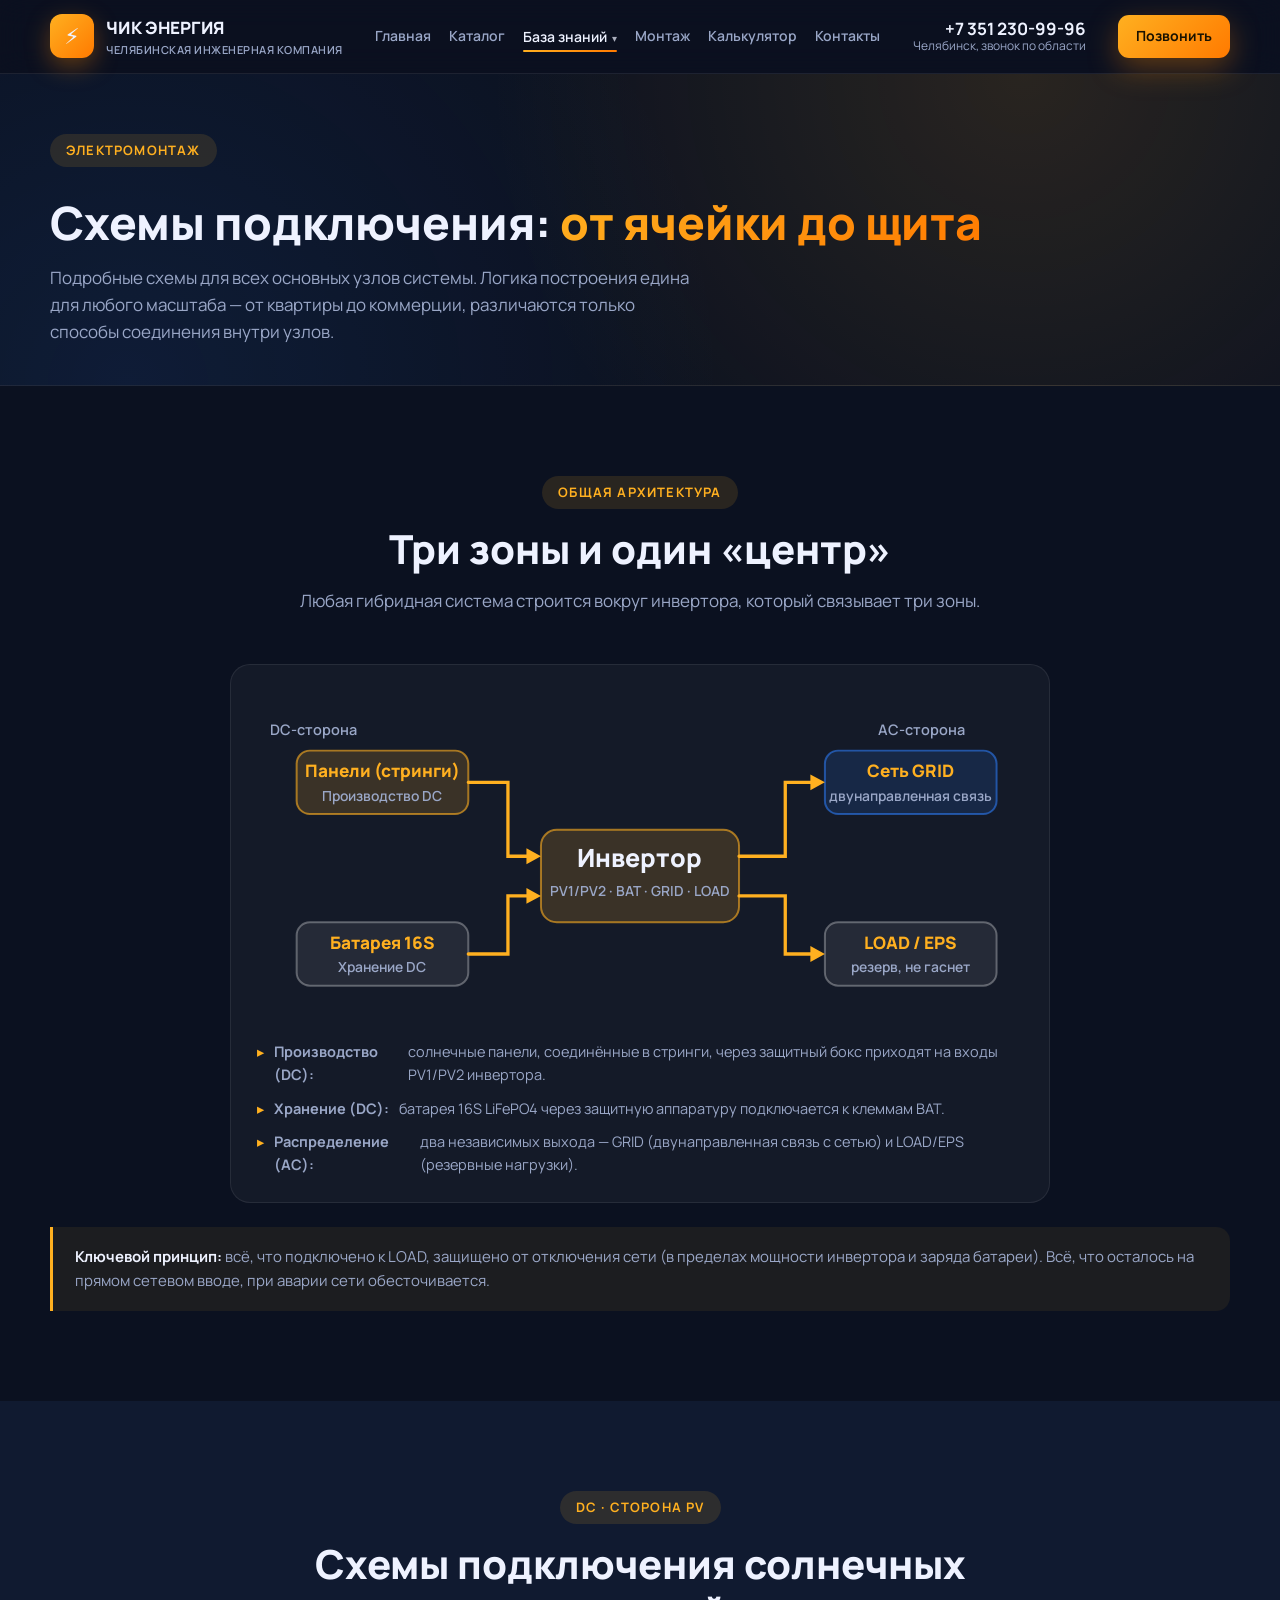
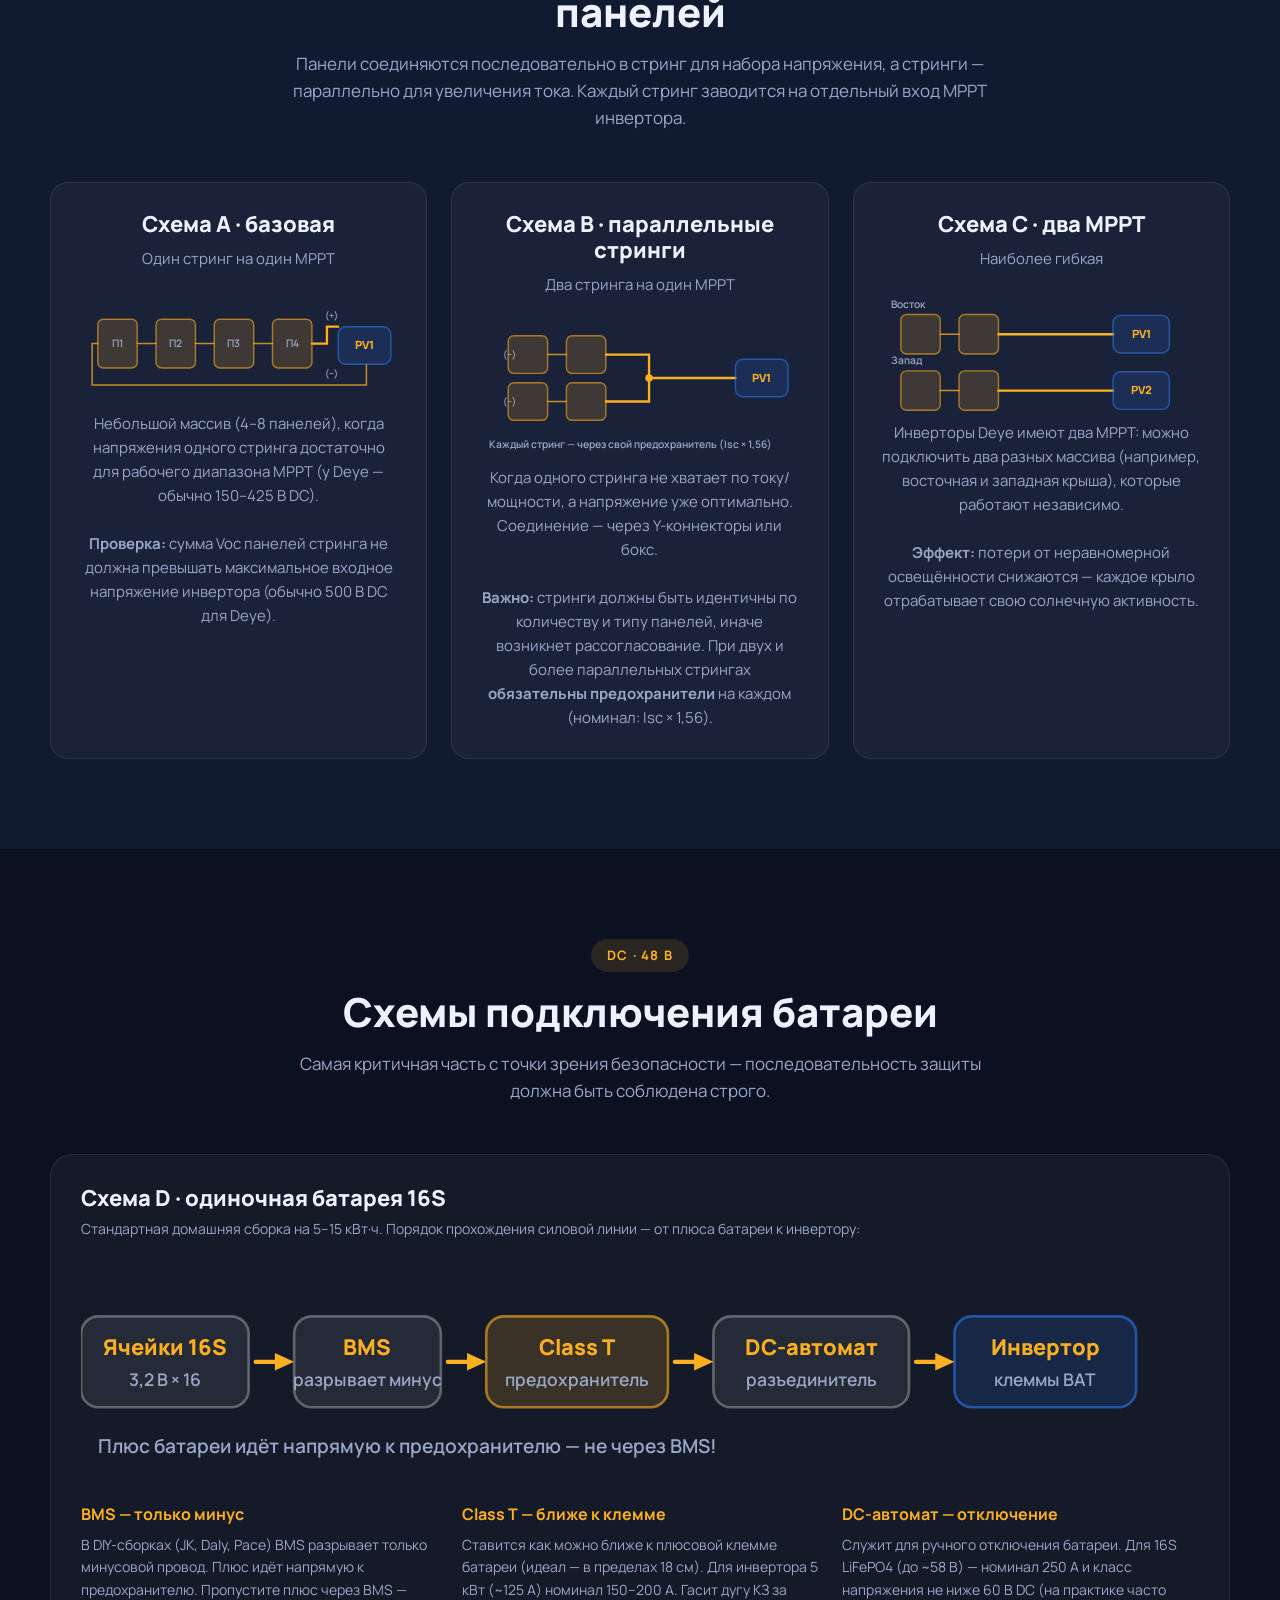
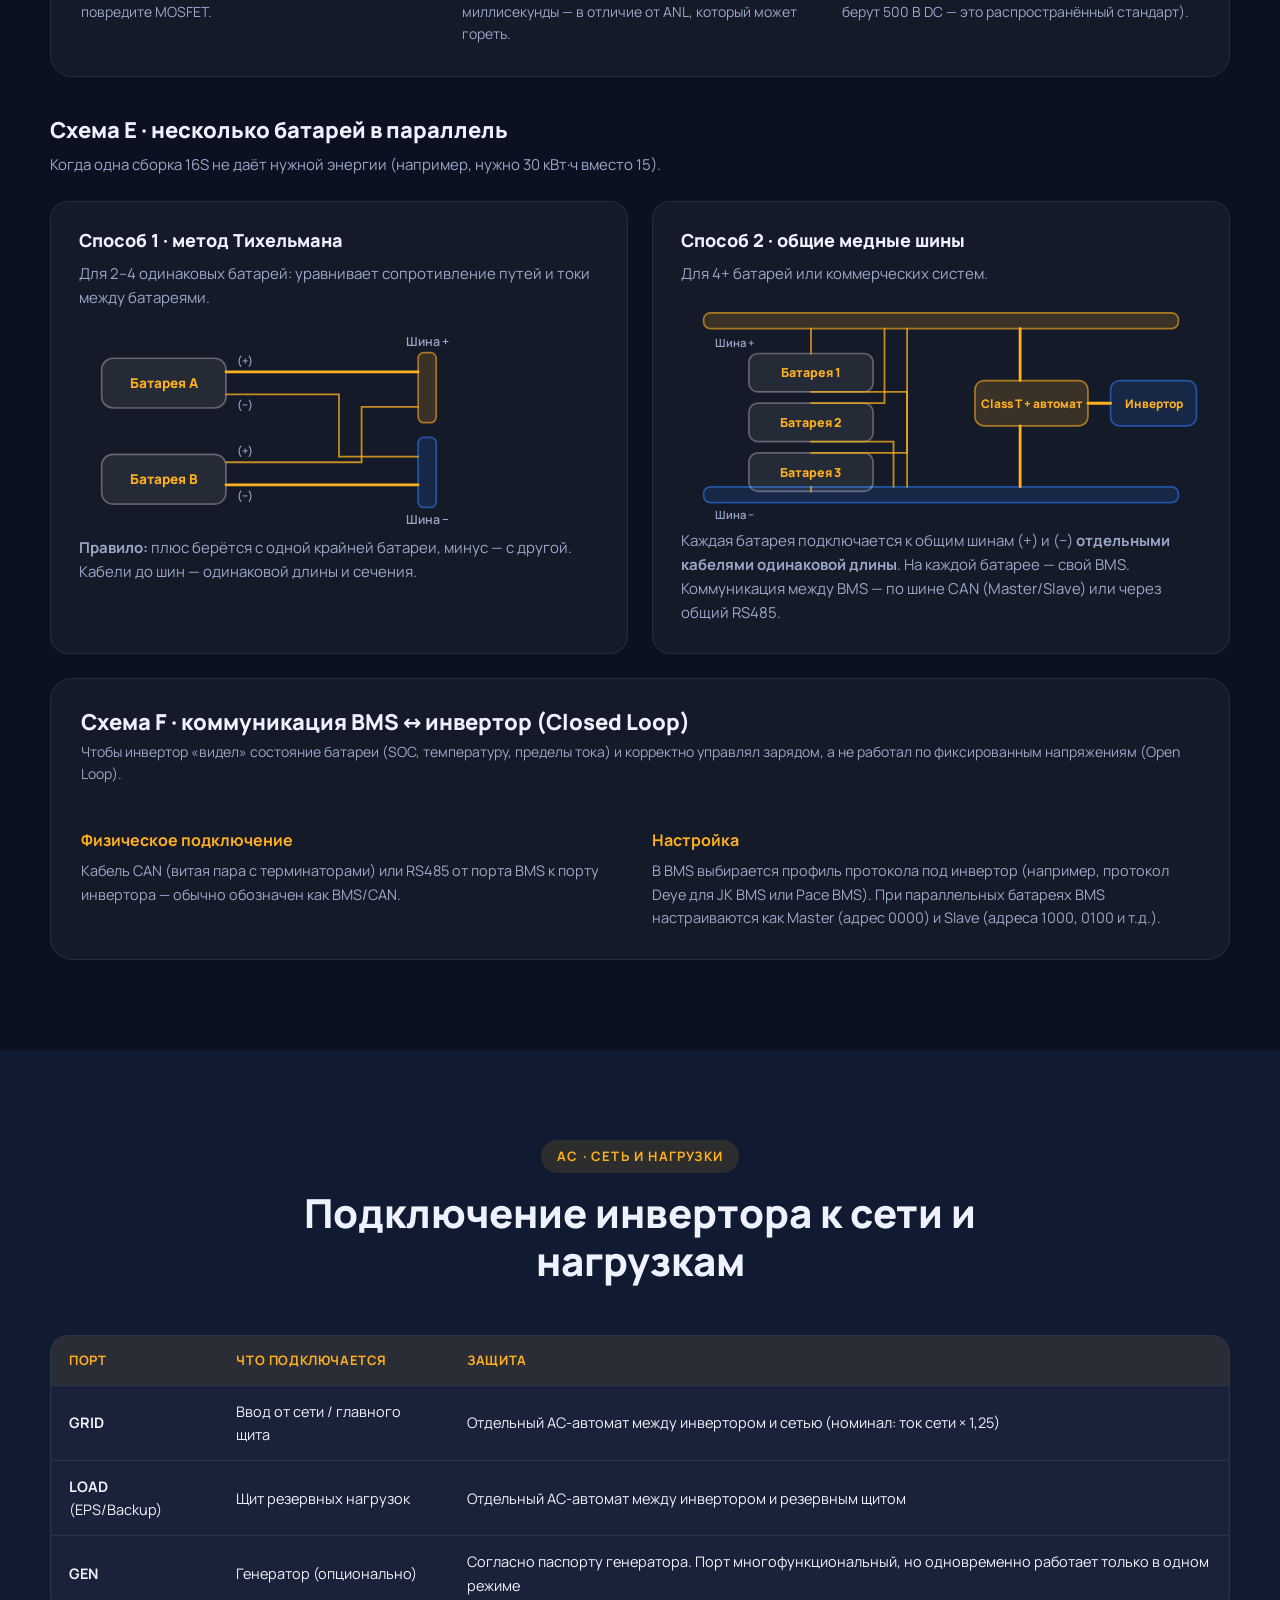
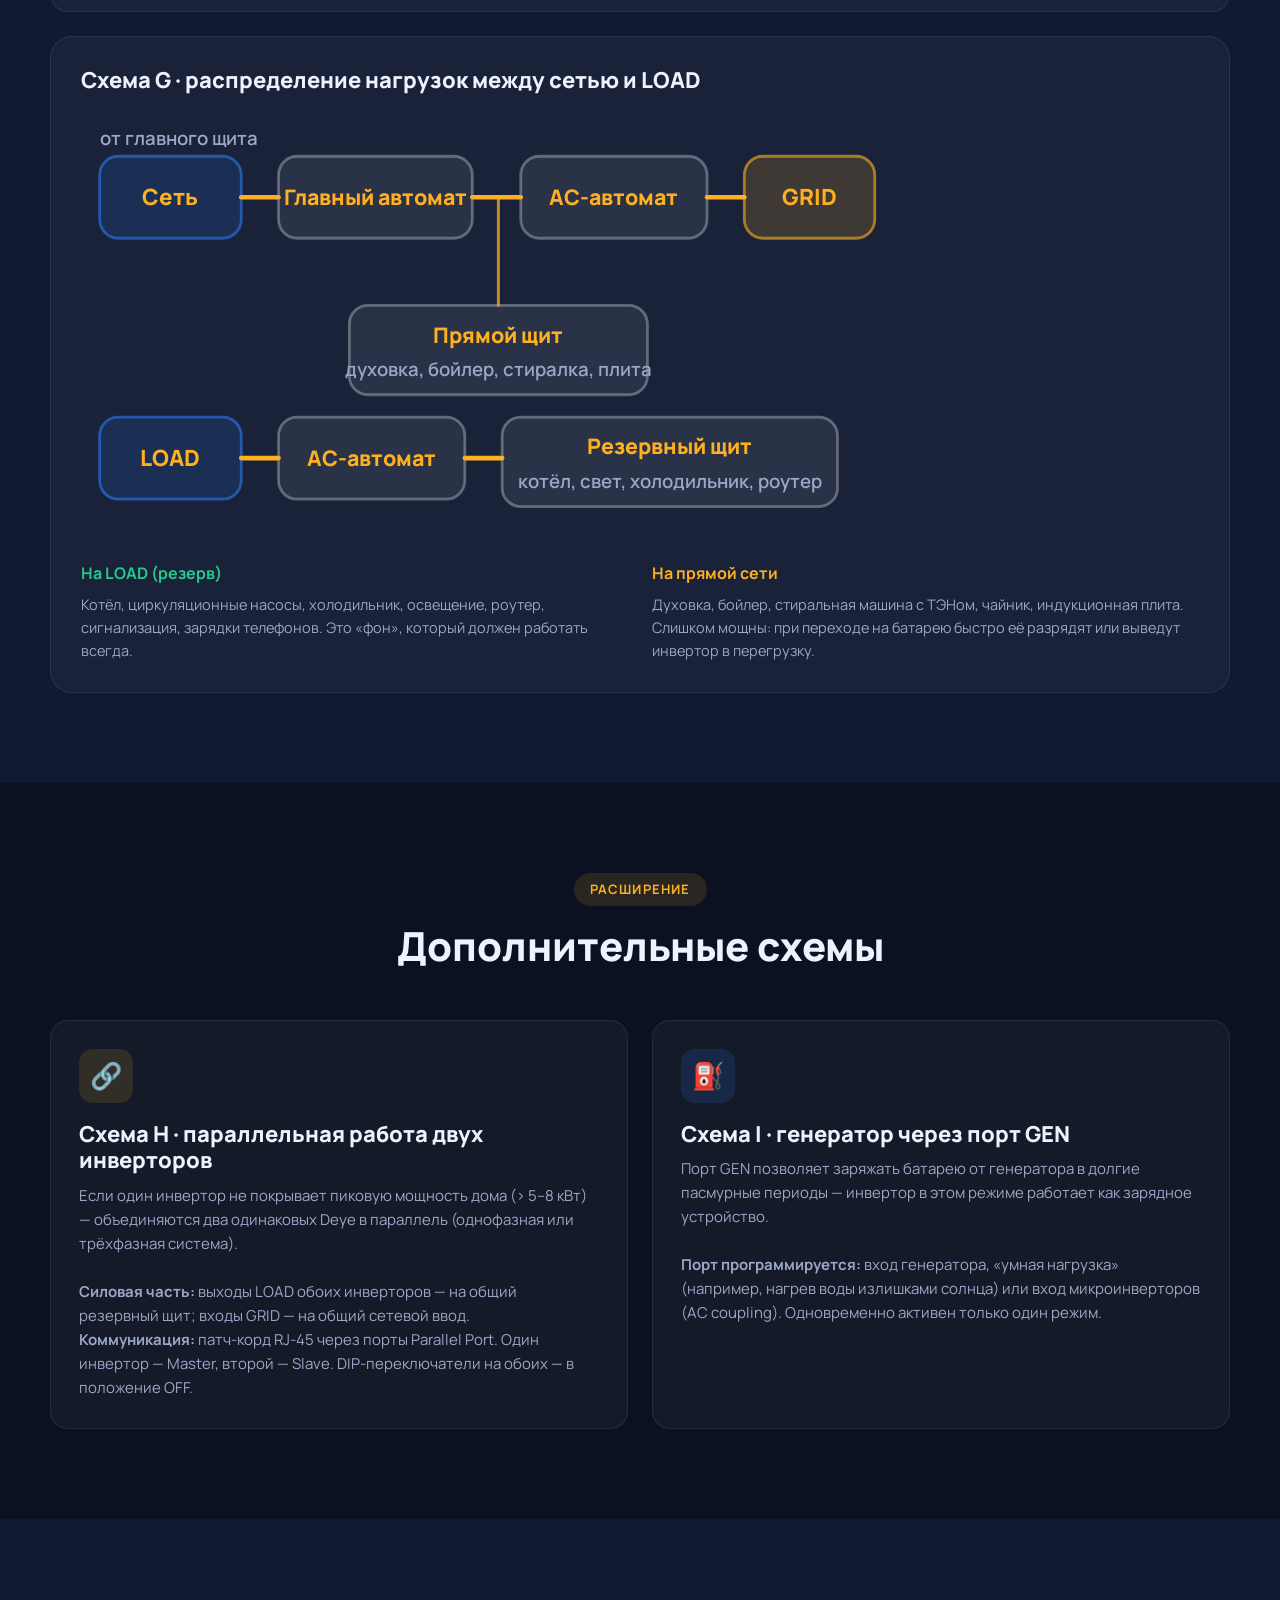
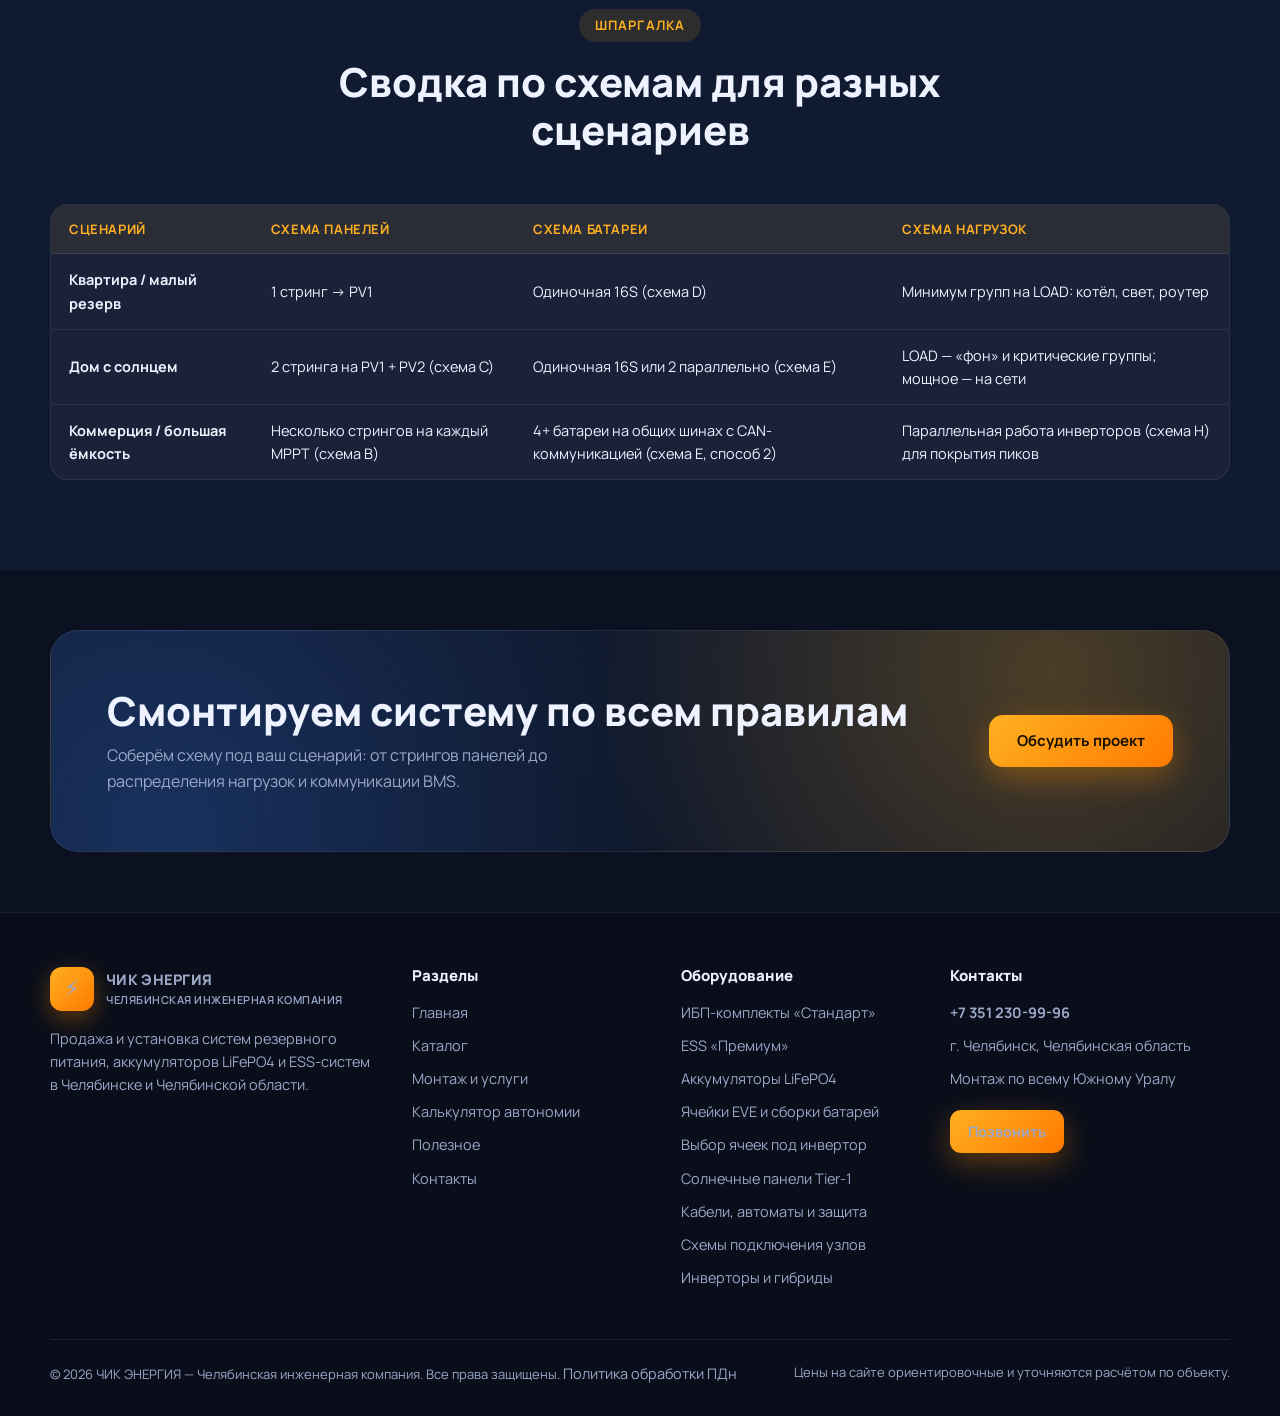
<file: wiring.html>
<!DOCTYPE html>
<html lang="ru">
<head>
  <meta charset="UTF-8">
  <meta name="viewport" content="width=device-width, initial-scale=1.0">
  <title>Схемы подключения: панели, батарея, инвертор, нагрузки | ЧИК ЭНЕРГИЯ</title>
  <meta name="description" content="Схемы подключения гибридной системы на 48 В: стринги панелей на MPPT, батарея 16S через BMS и Class T, метод Тихельмана, шины для параллельных батарей, распределение нагрузок GRID/LOAD, параллельная работа инверторов и генератор.">
  <link rel="icon" type="image/svg+xml" href="favicon.svg">
  <meta property="og:title" content="Схемы подключения гибридной системы 48 В">
  <meta property="og:description" content="Архитектура «три зоны и один центр», схемы PV-стрингов, батареи, AC-распределения и расширения системы.">
  <meta property="og:type" content="website">
  <meta property="og:url" content="https://morozzz174.github.io/chik-energy/wiring.html">
  <meta property="og:locale" content="ru_RU">
  <link rel="preconnect" href="https://fonts.googleapis.com">
  <link rel="preconnect" href="https://fonts.gstatic.com" crossorigin>
  <link href="https://fonts.googleapis.com/css2?family=Manrope:wght@400;600;700;800&display=swap" rel="stylesheet">
  <link rel="stylesheet" href="css/style.css">
</head>
<body>

  <header class="header">
    <div class="container header-inner">
      <a href="index.html" class="logo">
        <span class="logo-icon">⚡</span>
        <span>ЧИК ЭНЕРГИЯ<small>Челябинская инженерная компания</small></span>
      </a>
      <nav class="nav">
        <a href="index.html">Главная</a>
        <a href="catalog.html">Каталог</a>
        <div class="has-sub">
          <a href="#" class="active">База знаний <span class="caret">▾</span></a>
          <div class="sub">
            <a href="cells.html">Ячейки LiFePO4</a>
            <a href="cell-selection.html">Выбор ячеек</a>
            <a href="solar-panels.html">Солнечные панели</a>
            <a href="cables-safety.html">Кабели и защита</a>
            <a href="wiring.html" class="active">Схемы подключения</a>
          </div>
        </div>
        <a href="services.html">Монтаж</a>
        <a href="calculator.html">Калькулятор</a>
        <a href="contacts.html">Контакты</a>
      </nav>
      <a class="header-phone" href="tel:+73512309996">
        <strong>+7 351 230-99-96</strong>
        <span>Челябинск, звонок по области</span>
      </a>
      <a href="tel:+73512309996" class="btn btn-primary btn-sm">Позвонить</a>
      <button class="burger" aria-label="Меню"><span></span><span></span><span></span></button>
    </div>
  </header>

  <main>

    <section class="page-hero">
      <div class="container">
        <span class="eyebrow">Электромонтаж</span>
        <h1>Схемы подключения: <span class="text-grad">от ячейки до щита</span></h1>
        <p class="lead">Подробные схемы для всех основных узлов системы. Логика построения едина для любого масштаба — от квартиры до коммерции, различаются только способы соединения внутри узлов.</p>
      </div>
    </section>

    <section class="section" id="architecture">
      <div class="container">
        <div class="section-head reveal">
          <span class="eyebrow">Общая архитектура</span>
          <h2>Три зоны и один «центр»</h2>
          <p class="lead">Любая гибридная система строится вокруг инвертора, который связывает три зоны.</p>
        </div>
        <div class="sp-panel reveal" style="max-width:820px;margin-inline:auto">
          <div class="cells-figure">
            <svg class="cells-svg" viewBox="0 0 580 240" role="img" aria-label="Архитектура: панели и батарея подключаются к инвертору по постоянному току, сеть и резервные нагрузки — по переменному">
              <rect class="cell hot" x="30" y="30" width="130" height="48" rx="10"/>
              <text x="95" y="50" font-size="13" text-anchor="middle" class="acc">Панели (стринги)</text>
              <text x="95" y="68" font-size="10.5" text-anchor="middle">Производство DC</text>
              <rect class="cell" x="30" y="160" width="130" height="48" rx="10"/>
              <text x="95" y="180" font-size="13" text-anchor="middle" class="acc">Батарея 16S</text>
              <text x="95" y="198" font-size="10.5" text-anchor="middle">Хранение DC</text>
              <rect class="cell cool" x="430" y="30" width="130" height="48" rx="10"/>
              <text x="495" y="50" font-size="13" text-anchor="middle" class="acc">Сеть GRID</text>
              <text x="495" y="68" font-size="10.5" text-anchor="middle">двунаправленная связь</text>
              <rect class="cell" x="430" y="160" width="130" height="48" rx="10"/>
              <text x="495" y="180" font-size="13" text-anchor="middle" class="acc">LOAD / EPS</text>
              <text x="495" y="198" font-size="10.5" text-anchor="middle">резерв, не гаснет</text>
              <rect class="cell hot" x="215" y="90" width="150" height="70" rx="12"/>
              <text x="290" y="118" font-size="15" text-anchor="middle" class="big">Инвертор</text>
              <text x="290" y="140" font-size="10.5" text-anchor="middle">PV1/PV2 · BAT · GRID · LOAD</text>
              <path class="wire" d="M160 54 H190 V110 H211"/>
              <polygon class="term" points="215,110 204,104 204,116"/>
              <path class="wire" d="M160 184 H190 V140 H211"/>
              <polygon class="term" points="215,140 204,134 204,146"/>
              <path class="wire" d="M365 110 H400 V54 H426"/>
              <polygon class="term" points="430,54 419,48 419,60"/>
              <path class="wire" d="M365 140 H400 V184 H426"/>
              <polygon class="term" points="430,184 419,178 419,190"/>
              <text x="10" y="18" font-size="11">DC-сторона</text>
              <text x="470" y="18" font-size="11">AC-сторона</text>
            </svg>
          </div>
          <ul style="display:grid;gap:10px;margin:12px 0 0">
            <li style="color:var(--muted);font-size:14.5px;display:flex;gap:10px"><span style="color:var(--accent)">▸</span> <b>Производство (DC):</b> солнечные панели, соединённые в стринги, через защитный бокс приходят на входы PV1/PV2 инвертора.</li>
            <li style="color:var(--muted);font-size:14.5px;display:flex;gap:10px"><span style="color:var(--accent)">▸</span> <b>Хранение (DC):</b> батарея 16S LiFePO4 через защитную аппаратуру подключается к клеммам BAT.</li>
            <li style="color:var(--muted);font-size:14.5px;display:flex;gap:10px"><span style="color:var(--accent)">▸</span> <b>Распределение (AC):</b> два независимых выхода — GRID (двунаправленная связь с сетью) и LOAD/EPS (резервные нагрузки).</li>
          </ul>
        </div>
        <div class="note-box mt-24 reveal">
          <b>Ключевой принцип:</b> всё, что подключено к LOAD, защищено от отключения сети (в пределах мощности инвертора и заряда батареи). Всё, что осталось на прямом сетевом вводе, при аварии сети обесточивается.
        </div>
      </div>
    </section>

    <section class="section" id="pv" style="background:var(--bg-soft)">
      <div class="container">
        <div class="section-head reveal">
          <span class="eyebrow">DC · сторона PV</span>
          <h2>Схемы подключения солнечных панелей</h2>
          <p class="lead">Панели соединяются последовательно в стринг для набора напряжения, а стринги — параллельно для увеличения тока. Каждый стринг заводится на отдельный вход MPPT инвертора.</p>
        </div>
        <div class="grid-3">
          <div class="card volt-card reveal">
            <h3>Схема A · базовая</h3>
            <p class="sub">Один стринг на один MPPT</p>
            <div class="cells-figure">
              <svg class="cells-svg" viewBox="0 0 340 120" role="img" aria-label="Четыре панели последовательно в один стринг на вход PV1">
                <rect class="cell hot" x="20" y="30" width="42" height="52" rx="6"/>
                <rect class="cell hot" x="82" y="30" width="42" height="52" rx="6"/>
                <rect class="cell hot" x="144" y="30" width="42" height="52" rx="6"/>
                <rect class="cell hot" x="206" y="30" width="42" height="52" rx="6"/>
                <text x="41" y="60" font-size="11" text-anchor="middle">П1</text>
                <text x="103" y="60" font-size="11" text-anchor="middle">П2</text>
                <text x="165" y="60" font-size="11" text-anchor="middle">П3</text>
                <text x="227" y="60" font-size="11" text-anchor="middle">П4</text>
                <path class="wire thin" d="M62 56 H82 M124 56 H144 M186 56 H206"/>
                <path class="wire" d="M248 56 H264 V38 H276"/>
                <text x="262" y="30" font-size="10">(+)</text>
                <path class="wire thin" d="M20 56 H14 V100 H306 V78"/>
                <text x="262" y="92" font-size="10">(−)</text>
                <rect class="cell cool" x="276" y="38" width="56" height="40" rx="8"/>
                <text x="304" y="62" font-size="12" text-anchor="middle" class="acc">PV1</text>
              </svg>
            </div>
            <p>Небольшой массив (4–8 панелей), когда напряжения одного стринга достаточно для рабочего диапазона MPPT (у Deye — обычно 150–425 В DC).</p>
            <p class="mt-24"><b>Проверка:</b> сумма Voc панелей стринга не должна превышать максимальное входное напряжение инвертора (обычно 500 В DC для Deye).</p>
          </div>
          <div class="card volt-card reveal">
            <h3>Схема B · параллельные стринги</h3>
            <p class="sub">Два стринга на один MPPT</p>
            <div class="cells-figure">
              <svg class="cells-svg" viewBox="0 0 340 150" role="img" aria-label="Два стринга по две панели через Y-соединение на вход PV1">
                <rect class="cell hot" x="30" y="20" width="42" height="40" rx="6"/>
                <rect class="cell hot" x="92" y="20" width="42" height="40" rx="6"/>
                <rect class="cell hot" x="30" y="70" width="42" height="40" rx="6"/>
                <rect class="cell hot" x="92" y="70" width="42" height="40" rx="6"/>
                <path class="wire thin" d="M72 40 H92 M72 90 H92"/>
                <path class="wire" d="M134 40 H180 V65 H272"/>
                <path class="wire" d="M134 90 H180 V65"/>
                <circle class="term" cx="180" cy="65" r="4"/>
                <text x="24" y="44" font-size="10">(−)</text>
                <text x="24" y="94" font-size="10">(−)</text>
                <rect class="cell cool" x="272" y="45" width="56" height="40" rx="8"/>
                <text x="300" y="69" font-size="12" text-anchor="middle" class="acc">PV1</text>
                <text x="10" y="140" font-size="11">Каждый стринг — через свой предохранитель (Isc × 1,56)</text>
              </svg>
            </div>
            <p>Когда одного стринга не хватает по току/мощности, а напряжение уже оптимально. Соединение — через Y-коннекторы или бокс.</p>
            <p class="mt-24"><b>Важно:</b> стринги должны быть идентичны по количеству и типу панелей, иначе возникнет рассогласование. При двух и более параллельных стрингах <b>обязательны предохранители</b> на каждом (номинал: Isc × 1,56).</p>
          </div>
          <div class="card volt-card reveal">
            <h3>Схема C · два MPPT</h3>
            <p class="sub">Наиболее гибкая</p>
            <div class="cells-figure">
              <svg class="cells-svg" viewBox="0 0 340 130" role="img" aria-label="Массив востока на PV1 и массив запада на PV2 работают независимо">
                <rect class="cell hot" x="20" y="25" width="42" height="42" rx="6"/>
                <rect class="cell hot" x="82" y="25" width="42" height="42" rx="6"/>
                <rect class="cell hot" x="20" y="85" width="42" height="42" rx="6"/>
                <rect class="cell hot" x="82" y="85" width="42" height="42" rx="6"/>
                <path class="wire thin" d="M62 46 H82 M62 106 H82"/>
                <path class="wire" d="M124 46 H246"/>
                <path class="wire" d="M124 106 H246"/>
                <rect class="cell cool" x="246" y="26" width="60" height="40" rx="8"/>
                <rect class="cell cool" x="246" y="86" width="60" height="40" rx="8"/>
                <text x="276" y="50" font-size="12" text-anchor="middle" class="acc">PV1</text>
                <text x="276" y="110" font-size="12" text-anchor="middle" class="acc">PV2</text>
                <text x="10" y="18" font-size="11">Восток</text>
                <text x="10" y="78" font-size="11">Запад</text>
              </svg>
            </div>
            <p>Инверторы Deye имеют два MPPT: можно подключить два разных массива (например, восточная и западная крыша), которые работают независимо.</p>
            <p class="mt-24"><b>Эффект:</b> потери от неравномерной освещённости снижаются — каждое крыло отрабатывает свою солнечную активность.</p>
          </div>
        </div>
      </div>
    </section>

    <section class="section" id="battery">
      <div class="container">
        <div class="section-head reveal">
          <span class="eyebrow">DC · 48 В</span>
          <h2>Схемы подключения батареи</h2>
          <p class="lead">Самая критичная часть с точки зрения безопасности — последовательность защиты должна быть соблюдена строго.</p>
        </div>

        <div class="product reveal">
          <h3>Схема D · одиночная батарея 16S</h3>
          <p class="sub">Стандартная домашняя сборка на 5–15 кВт·ч. Порядок прохождения силовой линии — от плюса батареи к инвертору:</p>
          <div class="cells-figure">
            <svg class="cells-svg" viewBox="0 0 640 110" role="img" aria-label="Ячейки 16S, затем BMS по минусу, предохранитель Class T, DC-автомат, инвертор">
              <rect class="cell" x="0" y="22" width="96" height="52" rx="10"/>
              <text x="48" y="44" font-size="12.5" text-anchor="middle" class="acc">Ячейки 16S</text>
              <text x="48" y="62" font-size="10" text-anchor="middle">3,2 В × 16</text>
              <rect class="cell" x="122" y="22" width="84" height="52" rx="10"/>
              <text x="164" y="44" font-size="12.5" text-anchor="middle" class="acc">BMS</text>
              <text x="164" y="62" font-size="10" text-anchor="middle">разрывает минус</text>
              <rect class="cell hot" x="232" y="22" width="104" height="52" rx="10"/>
              <text x="284" y="44" font-size="12.5" text-anchor="middle" class="acc">Class T</text>
              <text x="284" y="62" font-size="10" text-anchor="middle">предохранитель</text>
              <rect class="cell" x="362" y="22" width="112" height="52" rx="10"/>
              <text x="418" y="44" font-size="12.5" text-anchor="middle" class="acc">DC-автомат</text>
              <text x="418" y="62" font-size="10" text-anchor="middle">разъединитель</text>
              <rect class="cell cool" x="500" y="22" width="104" height="52" rx="10"/>
              <text x="552" y="44" font-size="12.5" text-anchor="middle" class="acc">Инвертор</text>
              <text x="552" y="62" font-size="10" text-anchor="middle">клеммы BAT</text>
              <path class="wire" d="M100 48 H114"/>
              <polygon class="term" points="122,48 111,43 111,53"/>
              <path class="wire" d="M210 48 H224"/>
              <polygon class="term" points="232,48 221,43 221,53"/>
              <path class="wire" d="M340 48 H354"/>
              <polygon class="term" points="362,48 351,43 351,53"/>
              <path class="wire" d="M478 48 H492"/>
              <polygon class="term" points="500,48 489,43 489,53"/>
              <text x="10" y="100" font-size="11">Плюс батареи идёт напрямую к предохранителю — не через BMS!</text>
            </svg>
          </div>
          <div class="grid-3 mt-24">
            <div>
              <b style="color:var(--accent)">BMS — только минус</b>
              <p style="color:var(--muted);font-size:14px;margin-top:6px">В DIY-сборках (JK, Daly, Pace) BMS разрывает только минусовой провод. Плюс идёт напрямую к предохранителю. Пропустите плюс через BMS — повредите MOSFET.</p>
            </div>
            <div>
              <b style="color:var(--accent)">Class T — ближе к клемме</b>
              <p style="color:var(--muted);font-size:14px;margin-top:6px">Ставится как можно ближе к плюсовой клемме батареи (идеал — в пределах 18 см). Для инвертора 5 кВт (~125 А) номинал 150–200 А. Гасит дугу КЗ за миллисекунды — в отличие от ANL, который может гореть.</p>
            </div>
            <div>
              <b style="color:var(--accent)">DC-автомат — отключение</b>
              <p style="color:var(--muted);font-size:14px;margin-top:6px">Служит для ручного отключения батареи. Для 16S LiFePO4 (до ~58 В) — номинал 250 А и класс напряжения не ниже 60 В DC (на практике часто берут 500 В DC — это распространённый стандарт).</p>
            </div>
          </div>
        </div>

        <div class="mt-40">
          <h3 class="reveal">Схема E · несколько батарей в параллель</h3>
          <p class="lead reveal" style="font-size:15px">Когда одна сборка 16S не даёт нужной энергии (например, нужно 30 кВт·ч вместо 15).</p>
        </div>
        <div class="grid-2 mt-24">
          <div class="card reveal">
            <h3 style="font-size:18px">Способ 1 · метод Тихельмана</h3>
            <p class="sub" style="margin-bottom:8px">Для 2–4 одинаковых батарей: уравнивает сопротивление путей и токи между батареями.</p>
            <div class="cells-figure">
              <svg class="cells-svg" viewBox="0 0 460 175" role="img" aria-label="Диагональное подключение двух батарей к шинам плюс и минус">
                <rect class="cell" x="20" y="25" width="110" height="44" rx="10"/>
                <text x="75" y="51" font-size="12" text-anchor="middle" class="acc">Батарея A</text>
                <rect class="cell" x="20" y="110" width="110" height="44" rx="10"/>
                <text x="75" y="136" font-size="12" text-anchor="middle" class="acc">Батарея B</text>
                <rect class="cell hot" x="300" y="20" width="16" height="62" rx="5"/>
                <rect class="cell cool" x="300" y="95" width="16" height="62" rx="5"/>
                <text x="308" y="14" font-size="11" text-anchor="middle">Шина +</text>
                <text x="308" y="172" font-size="11" text-anchor="middle">Шина −</text>
                <path class="wire" d="M130 37 H300"/>
                <path class="wire thin" d="M130 57 H230 V112 H300"/>
                <path class="wire thin" d="M130 117 H250 V68 H300"/>
                <path class="wire" d="M130 137 H300"/>
                <text x="140" y="31" font-size="10">(+)</text>
                <text x="140" y="70" font-size="10">(−)</text>
                <text x="140" y="111" font-size="10">(+)</text>
                <text x="140" y="150" font-size="10">(−)</text>
              </svg>
            </div>
            <p><b>Правило:</b> плюс берётся с одной крайней батареи, минус — с другой. Кабели до шин — одинаковой длины и сечения.</p>
          </div>
          <div class="card reveal">
            <h3 style="font-size:18px">Способ 2 · общие медные шины</h3>
            <p class="sub" style="margin-bottom:8px">Для 4+ батарей или коммерческих систем.</p>
            <div class="cells-figure">
              <svg class="cells-svg" viewBox="0 0 460 190" role="img" aria-label="Три батареи подключаются к общей шине плюс сверху и шине минус снизу, далее через Class T и автомат к инвертору">
                <rect class="cell hot" x="20" y="6" width="420" height="14" rx="6"/>
                <text x="30" y="36" font-size="10">Шина +</text>
                <rect class="cell cool" x="20" y="160" width="420" height="14" rx="6"/>
                <text x="30" y="188" font-size="10">Шина −</text>
                <rect class="cell" x="60" y="42" width="110" height="34" rx="8"/>
                <rect class="cell" x="60" y="86" width="110" height="34" rx="8"/>
                <rect class="cell" x="60" y="130" width="110" height="34" rx="8"/>
                <text x="115" y="63" font-size="11" text-anchor="middle" class="acc">Батарея 1</text>
                <text x="115" y="107" font-size="11" text-anchor="middle" class="acc">Батарея 2</text>
                <text x="115" y="151" font-size="11" text-anchor="middle" class="acc">Батарея 3</text>
                <path class="wire thin" d="M115 42 V20"/>
                <path class="wire thin" d="M115 86 H180 V20"/>
                <path class="wire thin" d="M115 130 H200 V20"/>
                <path class="wire thin" d="M115 76 H200 V160"/>
                <path class="wire thin" d="M115 120 H188 V160"/>
                <path class="wire thin" d="M115 164 V160"/>
                <rect class="cell hot" x="260" y="66" width="100" height="40" rx="8"/>
                <text x="310" y="90" font-size="10.5" text-anchor="middle" class="acc">Class T + автомат</text>
                <rect class="cell cool" x="380" y="66" width="76" height="40" rx="8"/>
                <text x="418" y="90" font-size="10.5" text-anchor="middle" class="acc">Инвертор</text>
                <path class="wire" d="M300 20 V66"/>
                <path class="wire" d="M300 160 V106"/>
                <path class="wire" d="M360 86 H380"/>
              </svg>
            </div>
            <p>Каждая батарея подключается к общим шинам (+) и (−) <b>отдельными кабелями одинаковой длины</b>. На каждой батарее — свой BMS. Коммуникация между BMS — по шине CAN (Master/Slave) или через общий RS485.</p>
          </div>
        </div>

        <div class="product mt-24 reveal">
          <h3>Схема F · коммуникация BMS ↔ инвертор (Closed Loop)</h3>
          <p class="sub">Чтобы инвертор «видел» состояние батареи (SOC, температуру, пределы тока) и корректно управлял зарядом, а не работал по фиксированным напряжениям (Open Loop).</p>
          <div class="grid-2 mt-24">
            <div>
              <b style="color:var(--accent)">Физическое подключение</b>
              <p style="color:var(--muted);font-size:14.5px;margin-top:6px">Кабель CAN (витая пара с терминаторами) или RS485 от порта BMS к порту инвертора — обычно обозначен как BMS/CAN.</p>
            </div>
            <div>
              <b style="color:var(--accent)">Настройка</b>
              <p style="color:var(--muted);font-size:14.5px;margin-top:6px">В BMS выбирается профиль протокола под инвертор (например, протокол Deye для JK BMS или Pace BMS). При параллельных батареях BMS настраиваются как Master (адрес 0000) и Slave (адреса 1000, 0100 и т.д.).</p>
            </div>
          </div>
        </div>
      </div>
    </section>

    <section class="section" id="ac" style="background:var(--bg-soft)">
      <div class="container">
        <div class="section-head reveal">
          <span class="eyebrow">AC · сеть и нагрузки</span>
          <h2>Подключение инвертора к сети и нагрузкам</h2>
        </div>
        <div class="table-wrap reveal">
          <table>
            <thead><tr><th>Порт</th><th>Что подключается</th><th>Защита</th></tr></thead>
            <tbody>
              <tr><td><strong>GRID</strong></td><td>Ввод от сети / главного щита</td><td>Отдельный AC-автомат между инвертором и сетью (номинал: ток сети × 1,25)</td></tr>
              <tr><td><strong>LOAD</strong> (EPS/Backup)</td><td>Щит резервных нагрузок</td><td>Отдельный AC-автомат между инвертором и резервным щитом</td></tr>
              <tr><td><strong>GEN</strong></td><td>Генератор (опционально)</td><td>Согласно паспорту генератора. Порт многофункциональный, но одновременно работает только в одном режиме</td></tr>
            </tbody>
          </table>
        </div>

        <div class="product mt-24 reveal">
          <h3>Схема G · распределение нагрузок между сетью и LOAD</h3>
          <div class="cells-figure">
            <svg class="cells-svg" viewBox="0 0 600 220" role="img" aria-label="Сеть через главный автомат разветвляется на GRID инвертора и прямой щит с мощными нагрузками, LOAD питает резервный щит">
              <rect class="cell cool" x="10" y="20" width="76" height="44" rx="10"/>
              <text x="48" y="46" font-size="12" text-anchor="middle" class="acc">Сеть</text>
              <rect class="cell" x="106" y="20" width="104" height="44" rx="10"/>
              <text x="158" y="46" font-size="11.5" text-anchor="middle" class="acc">Главный автомат</text>
              <rect class="cell" x="236" y="20" width="100" height="44" rx="10"/>
              <text x="286" y="46" font-size="11.5" text-anchor="middle" class="acc">AC-автомат</text>
              <rect class="cell hot" x="356" y="20" width="70" height="44" rx="10"/>
              <text x="391" y="46" font-size="12" text-anchor="middle" class="acc">GRID</text>
              <rect class="cell" x="144" y="100" width="160" height="48" rx="10"/>
              <text x="224" y="120" font-size="11.5" text-anchor="middle" class="acc">Прямой щит</text>
              <text x="224" y="138" font-size="10" text-anchor="middle">духовка, бойлер, стиралка, плита</text>
              <rect class="cell cool" x="10" y="160" width="76" height="44" rx="10"/>
              <text x="48" y="186" font-size="12" text-anchor="middle" class="acc">LOAD</text>
              <rect class="cell" x="106" y="160" width="100" height="44" rx="10"/>
              <text x="156" y="186" font-size="11.5" text-anchor="middle" class="acc">AC-автомат</text>
              <rect class="cell" x="226" y="160" width="180" height="48" rx="10"/>
              <text x="316" y="180" font-size="11.5" text-anchor="middle" class="acc">Резервный щит</text>
              <text x="316" y="198" font-size="10" text-anchor="middle">котёл, свет, холодильник, роутер</text>
              <path class="wire" d="M86 42 H106"/>
              <path class="wire" d="M210 42 H236"/>
              <path class="wire" d="M336 42 H356"/>
              <path class="wire thin" d="M224 42 V100"/>
              <path class="wire" d="M86 182 H106"/>
              <path class="wire" d="M206 182 H226"/>
              <text x="10" y="14" font-size="10">от главного щита</text>
            </svg>
          </div>
          <div class="grid-2 mt-24">
            <div>
              <b style="color:var(--green)">На LOAD (резерв)</b>
              <p style="color:var(--muted);font-size:14.5px;margin-top:6px">Котёл, циркуляционные насосы, холодильник, освещение, роутер, сигнализация, зарядки телефонов. Это «фон», который должен работать всегда.</p>
            </div>
            <div>
              <b style="color:var(--accent)">На прямой сети</b>
              <p style="color:var(--muted);font-size:14.5px;margin-top:6px">Духовка, бойлер, стиральная машина с ТЭНом, чайник, индукционная плита. Слишком мощны: при переходе на батарею быстро её разрядят или выведут инвертор в перегрузку.</p>
            </div>
          </div>
        </div>
      </div>
    </section>

    <section class="section" id="extend">
      <div class="container">
        <div class="section-head reveal">
          <span class="eyebrow">Расширение</span>
          <h2>Дополнительные схемы</h2>
        </div>
        <div class="grid-2">
          <div class="card reveal">
            <div class="icon">🔗</div>
            <h3>Схема H · параллельная работа двух инверторов</h3>
            <p>Если один инвертор не покрывает пиковую мощность дома (&gt; 5–8 кВт) — объединяются два одинаковых Deye в параллель (однофазная или трёхфазная система).</p>
            <p class="mt-24"><b>Силовая часть:</b> выходы LOAD обоих инверторов — на общий резервный щит; входы GRID — на общий сетевой ввод.</p>
            <p><b>Коммуникация:</b> патч-корд RJ-45 через порты Parallel Port. Один инвертор — Master, второй — Slave. DIP-переключатели на обоих — в положение OFF.</p>
          </div>
          <div class="card reveal">
            <div class="icon blue">⛽</div>
            <h3>Схема I · генератор через порт GEN</h3>
            <p>Порт GEN позволяет заряжать батарею от генератора в долгие пасмурные периоды — инвертор в этом режиме работает как зарядное устройство.</p>
            <p class="mt-24"><b>Порт программируется:</b> вход генератора, «умная нагрузка» (например, нагрев воды излишками солнца) или вход микроинверторов (AC coupling). Одновременно активен только один режим.</p>
          </div>
        </div>
      </div>
    </section>

    <section class="section" id="summary" style="background:var(--bg-soft)">
      <div class="container">
        <div class="section-head reveal">
          <span class="eyebrow">Шпаргалка</span>
          <h2>Сводка по схемам для разных сценариев</h2>
        </div>
        <div class="table-wrap reveal">
          <table>
            <thead><tr><th>Сценарий</th><th>Схема панелей</th><th>Схема батареи</th><th>Схема нагрузок</th></tr></thead>
            <tbody>
              <tr>
                <td><strong>Квартира / малый резерв</strong></td>
                <td>1 стринг → PV1</td>
                <td>Одиночная 16S (схема D)</td>
                <td>Минимум групп на LOAD: котёл, свет, роутер</td>
              </tr>
              <tr>
                <td><strong>Дом с солнцем</strong></td>
                <td>2 стринга на PV1 + PV2 (схема C)</td>
                <td>Одиночная 16S или 2 параллельно (схема E)</td>
                <td>LOAD — «фон» и критические группы; мощное — на сети</td>
              </tr>
              <tr>
                <td><strong>Коммерция / большая ёмкость</strong></td>
                <td>Несколько стрингов на каждый MPPT (схема B)</td>
                <td>4+ батареи на общих шинах с CAN-коммуникацией (схема E, способ 2)</td>
                <td>Параллельная работа инверторов (схема H) для покрытия пиков</td>
              </tr>
            </tbody>
          </table>
        </div>
      </div>
    </section>

    <section class="section-tight">
      <div class="container">
        <div class="cta-band reveal">
          <div>
            <h2>Смонтируем систему по всем правилам</h2>
            <p>Соберём схему под ваш сценарий: от стрингов панелей до распределения нагрузок и коммуникации BMS.</p>
          </div>
          <a href="contacts.html" class="btn btn-primary">Обсудить проект</a>
        </div>
      </div>
    </section>
  </main>

  <footer class="footer">
    <div class="container">
      <div class="footer-grid">
        <div>
          <a href="index.html" class="logo" style="margin-bottom:16px">
            <span class="logo-icon">⚡</span>
            <span>ЧИК ЭНЕРГИЯ<small>Челябинская инженерная компания</small></span>
          </a>
          <p>Продажа и установка систем резервного питания, аккумуляторов LiFePO4 и ESS-систем в Челябинске и Челябинской области.</p>
        </div>
        <div>
          <h4>Разделы</h4>
          <ul>
            <li><a href="index.html">Главная</a></li>
            <li><a href="catalog.html">Каталог</a></li>
            <li><a href="services.html">Монтаж и услуги</a></li>
            <li><a href="calculator.html">Калькулятор автономии</a></li>
            <li><a href="useful.html">Полезное</a></li>
            <li><a href="contacts.html">Контакты</a></li>
          </ul>
        </div>
        <div>
          <h4>Оборудование</h4>
          <ul>
            <li><a href="catalog.html#standart">ИБП-комплекты «Стандарт»</a></li>
            <li><a href="catalog.html#premium">ESS «Премиум»</a></li>
            <li><a href="catalog.html#accu">Аккумуляторы LiFePO4</a></li>
            <li><a href="cells.html">Ячейки EVE и сборки батарей</a></li>
            <li><a href="cell-selection.html">Выбор ячеек под инвертор</a></li>
            <li><a href="solar-panels.html">Солнечные панели Tier-1</a></li>
            <li><a href="cables-safety.html">Кабели, автоматы и защита</a></li>
            <li><a href="wiring.html">Схемы подключения узлов</a></li>
            <li><a href="catalog.html#inverters">Инверторы и гибриды</a></li>
          </ul>
        </div>
        <div>
          <h4>Контакты</h4>
          <ul>
            <li><a href="tel:+73512309996"><b>+7 351 230-99-96</b></a></li>
            <li>г. Челябинск, Челябинская область</li>
            <li>Монтаж по всему Южному Уралу</li>
          </ul>
          <a href="tel:+73512309996" class="btn btn-primary btn-sm" style="margin-top:10px">Позвонить</a>
        </div>
      </div>
      <div class="footer-bottom">
        <span>© 2026 ЧИК ЭНЕРГИЯ — Челябинская инженерная компания. Все права защищены. <a href="policy.html">Политика обработки ПДн</a></span>
        <span>Цены на сайте ориентировочные и уточняются расчётом по объекту.</span>
      </div>
    </div>
  </footer>

  <a href="tel:+73512309996" class="float-call">📞 Позвонить</a>

  <script src="js/main.js"></script>
  <script type="application/ld+json">
  {
    "@context": "https://schema.org",
    "@type": "Article",
    "headline": "Схемы подключения гибридной системы 48 В: панели, батарея, инвертор, нагрузки",
    "description": "Схемы PV-стрингов A/B/C, подключения батареи 16S через BMS и Class T, метод Тихельмана, шины, распределение GRID/LOAD, параллельные инверторы и генератор.",
    "url": "https://morozzz174.github.io/chik-energy/wiring.html",
    "author": { "@type": "Organization", "name": "ЧИК ЭНЕРГИЯ — Челябинская инженерная компания" },
    "publisher": { "@type": "Organization", "name": "ЧИК ЭНЕРГИЯ" }
  }
  </script>
</body>
</html>
</file>
<file: css/style.css>
:root {
  --bg: #0b1120;
  --bg-soft: #101a30;
  --card: rgba(255, 255, 255, 0.04);
  --card-border: rgba(255, 255, 255, 0.08);
  --text: #eef2ff;
  --muted: #9aa7c7;
  --accent: #ffb020;
  --accent-2: #ff8a00;
  --blue: #2f80ff;
  --green: #27c98b;
  --danger: #ff5c5c;
  --grad: linear-gradient(135deg, #ffb020, #ff7a00);
  --grad-blue: linear-gradient(135deg, #2f80ff, #00c6ff);
  --radius: 18px;
  --shadow: 0 18px 50px rgba(0, 0, 0, 0.45);
  --container: 1180px;
}

* { margin: 0; padding: 0; box-sizing: border-box; }

html { scroll-behavior: smooth; }

body {
  font-family: "Manrope", "Segoe UI", system-ui, -apple-system, sans-serif;
  background: var(--bg);
  color: var(--text);
  line-height: 1.6;
  overflow-x: hidden;
}

img { max-width: 100%; display: block; }
a { color: inherit; text-decoration: none; }
ul { list-style: none; }

.container {
  width: min(100% - 40px, var(--container));
  margin-inline: auto;
}

.section { padding: 90px 0; }
.section-tight { padding: 60px 0; }

.section-head {
  text-align: center;
  max-width: 720px;
  margin: 0 auto 50px;
}

.eyebrow {
  display: inline-block;
  padding: 6px 16px;
  border-radius: 999px;
  background: rgba(255, 176, 32, 0.12);
  color: var(--accent);
  font-size: 13px;
  font-weight: 700;
  letter-spacing: 1.2px;
  text-transform: uppercase;
  margin-bottom: 16px;
}

h1, h2, h3, h4 { line-height: 1.2; font-weight: 800; }

h2 { font-size: clamp(28px, 4vw, 40px); margin-bottom: 14px; }
h3 { font-size: 22px; margin-bottom: 10px; }

.lead { color: var(--muted); font-size: 17px; }

.text-grad {
  background: var(--grad);
  -webkit-background-clip: text;
  background-clip: text;
  color: transparent;
}

/* Header */
.header {
  position: sticky;
  top: 0;
  z-index: 100;
  backdrop-filter: blur(14px);
  background: rgba(11, 17, 32, 0.82);
  border-bottom: 1px solid var(--card-border);
}

.header-inner {
  display: flex;
  align-items: center;
  justify-content: space-between;
  gap: 20px;
  padding: 14px 0;
}

.logo {
  display: flex;
  align-items: center;
  gap: 12px;
  font-weight: 800;
  font-size: 17px;
  letter-spacing: 0.3px;
}

.logo-icon {
  width: 44px;
  height: 44px;
  border-radius: 12px;
  background: var(--grad);
  display: grid;
  place-items: center;
  font-size: 22px;
  box-shadow: 0 8px 24px rgba(255, 138, 0, 0.35);
  flex-shrink: 0;
}

.logo small {
  display: block;
  font-size: 11px;
  color: var(--muted);
  font-weight: 600;
  letter-spacing: 0.5px;
  text-transform: uppercase;
}

.nav { display: flex; align-items: center; gap: 28px; }

.nav a {
  color: var(--muted);
  font-weight: 600;
  font-size: 15px;
  transition: color 0.2s;
  position: relative;
}

.nav a:hover, .nav a.active { color: var(--text); }

.nav a.active::after {
  content: "";
  position: absolute;
  left: 0; right: 0; bottom: -6px;
  height: 2px;
  border-radius: 2px;
  background: var(--grad);
}

.header-phone {
  display: flex;
  flex-direction: column;
  align-items: flex-end;
  line-height: 1.2;
}

.header-phone strong { font-size: 17px; white-space: nowrap; }
.header-phone span { font-size: 12px; color: var(--muted); }

.burger {
  display: none;
  flex-direction: column;
  gap: 5px;
  background: none;
  border: 0;
  cursor: pointer;
  padding: 8px;
}

.burger span {
  width: 24px;
  height: 2px;
  background: var(--text);
  border-radius: 2px;
  transition: 0.25s;
}

.burger.open span:nth-child(1) { transform: translateY(7px) rotate(45deg); }
.burger.open span:nth-child(2) { opacity: 0; }
.burger.open span:nth-child(3) { transform: translateY(-7px) rotate(-45deg); }

/* Buttons */
.btn {
  display: inline-flex;
  align-items: center;
  justify-content: center;
  gap: 8px;
  padding: 14px 28px;
  border-radius: 14px;
  font-weight: 700;
  font-size: 15px;
  border: 0;
  cursor: pointer;
  transition: transform 0.2s, box-shadow 0.2s, background 0.2s;
  white-space: nowrap;
}

.btn:hover { transform: translateY(-2px); }
.btn:active { transform: translateY(0); }

.btn-primary {
  background: var(--grad);
  color: #1a1200;
  box-shadow: 0 10px 30px rgba(255, 138, 0, 0.35);
}

.btn-primary:hover { box-shadow: 0 14px 36px rgba(255, 138, 0, 0.5); }

.btn-ghost {
  background: var(--card);
  border: 1px solid var(--card-border);
  color: var(--text);
}

.btn-ghost:hover { background: rgba(255, 255, 255, 0.08); }

.btn-blue {
  background: var(--grad-blue);
  color: #041020;
  box-shadow: 0 10px 30px rgba(47, 128, 255, 0.35);
}

.btn-sm { padding: 10px 18px; font-size: 14px; border-radius: 11px; }
.btn-block { width: 100%; }

/* Hero */
.hero {
  position: relative;
  padding: 90px 0 100px;
  overflow: hidden;
}

.hero::before {
  content: "";
  position: absolute;
  top: -200px; right: -150px;
  width: 600px; height: 600px;
  background: radial-gradient(circle, rgba(255, 176, 32, 0.18), transparent 65%);
  pointer-events: none;
}

.hero::after {
  content: "";
  position: absolute;
  bottom: -250px; left: -200px;
  width: 550px; height: 550px;
  background: radial-gradient(circle, rgba(47, 128, 255, 0.16), transparent 65%);
  pointer-events: none;
}

.hero-grid {
  position: relative;
  display: grid;
  grid-template-columns: 1.1fr 0.9fr;
  gap: 50px;
  align-items: center;
}

.hero h1 {
  font-size: clamp(34px, 5vw, 54px);
  margin: 18px 0 20px;
}

.hero .lead { font-size: 18px; margin-bottom: 32px; max-width: 540px; }

.hero-actions { display: flex; gap: 14px; flex-wrap: wrap; margin-bottom: 40px; }

.hero-stats {
  display: grid;
  grid-template-columns: repeat(3, 1fr);
  gap: 16px;
}

.stat {
  background: var(--card);
  border: 1px solid var(--card-border);
  border-radius: 16px;
  padding: 18px 14px;
  text-align: center;
  backdrop-filter: blur(8px);
}

.stat b { display: block; font-size: 26px; color: var(--accent); }
.stat span { font-size: 13px; color: var(--muted); }

.hero-card {
  position: relative;
  background: linear-gradient(160deg, rgba(255, 176, 32, 0.12), rgba(47, 128, 255, 0.08));
  border: 1px solid var(--card-border);
  border-radius: 26px;
  padding: 34px;
  box-shadow: var(--shadow);
}

.hero-card .badge {
  display: inline-flex;
  align-items: center;
  gap: 8px;
  background: rgba(39, 201, 139, 0.15);
  color: var(--green);
  padding: 8px 14px;
  border-radius: 999px;
  font-size: 13px;
  font-weight: 700;
  margin-bottom: 20px;
}

.dot {
  width: 8px; height: 8px;
  border-radius: 50%;
  background: var(--green);
  box-shadow: 0 0 0 0 rgba(39, 201, 139, 0.6);
  animation: pulse 2s infinite;
}

@keyframes pulse {
  0% { box-shadow: 0 0 0 0 rgba(39, 201, 139, 0.55); }
  70% { box-shadow: 0 0 0 12px rgba(39, 201, 139, 0); }
  100% { box-shadow: 0 0 0 0 rgba(39, 201, 139, 0); }
}

.hero-price { margin: 22px 0; }

.hero-price .from { color: var(--muted); font-size: 14px; }
.hero-price .val { font-size: 40px; font-weight: 800; color: var(--accent); }

.hero-list { display: grid; gap: 12px; margin-bottom: 26px; }

.hero-list li {
  display: flex;
  gap: 10px;
  align-items: flex-start;
  color: var(--muted);
  font-size: 15px;
}

.hero-list li::before {
  content: "✓";
  color: var(--green);
  font-weight: 800;
  flex-shrink: 0;
}

/* Cards */
.grid-2 { display: grid; grid-template-columns: repeat(2, 1fr); gap: 24px; }
.grid-3 { display: grid; grid-template-columns: repeat(3, 1fr); gap: 24px; }
.grid-4 { display: grid; grid-template-columns: repeat(4, 1fr); gap: 20px; }

.card {
  background: var(--card);
  border: 1px solid var(--card-border);
  border-radius: var(--radius);
  padding: 28px;
  transition: transform 0.25s, border-color 0.25s, background 0.25s;
}

.card:hover {
  transform: translateY(-5px);
  border-color: rgba(255, 176, 32, 0.35);
  background: rgba(255, 255, 255, 0.06);
}

.card .icon {
  width: 54px; height: 54px;
  border-radius: 14px;
  display: grid;
  place-items: center;
  font-size: 26px;
  background: rgba(255, 176, 32, 0.12);
  margin-bottom: 18px;
}

.card .icon.blue { background: rgba(47, 128, 255, 0.14); }
.card .icon.green { background: rgba(39, 201, 139, 0.14); }

.card p { color: var(--muted); font-size: 15px; }

/* Offer / product cards */
.product {
  position: relative;
  display: flex;
  flex-direction: column;
  background: var(--card);
  border: 1px solid var(--card-border);
  border-radius: 22px;
  padding: 30px;
  overflow: hidden;
}

.product.featured {
  border-color: rgba(255, 176, 32, 0.45);
  background: linear-gradient(170deg, rgba(255, 176, 32, 0.1), rgba(255, 255, 255, 0.03));
}

.product .tag {
  position: absolute;
  top: 18px; right: 18px;
  background: var(--grad);
  color: #1a1200;
  font-size: 12px;
  font-weight: 800;
  padding: 6px 12px;
  border-radius: 999px;
}

.product h3 { margin-bottom: 6px; }

.product .sub { color: var(--muted); font-size: 14px; margin-bottom: 18px; }

.product .price-row {
  display: flex;
  align-items: baseline;
  gap: 10px;
  margin: 18px 0 6px;
}

.product .price {
  font-size: 30px;
  font-weight: 800;
  color: var(--accent);
}

.product .price-note { color: var(--muted); font-size: 13px; }

.product ul { display: grid; gap: 10px; margin: 16px 0 24px; }

.product ul li {
  display: flex;
  gap: 10px;
  font-size: 14.5px;
  color: var(--muted);
}

.product ul li::before {
  content: "▸";
  color: var(--accent);
  flex-shrink: 0;
}

.product .btn { margin-top: auto; }

/* Tables */
.table-wrap {
  overflow-x: auto;
  border-radius: 18px;
  border: 1px solid var(--card-border);
  background: var(--card);
}

table {
  width: 100%;
  border-collapse: collapse;
  min-width: 640px;
}

th, td {
  padding: 14px 18px;
  text-align: left;
  border-bottom: 1px solid var(--card-border);
  font-size: 14.5px;
}

th {
  background: rgba(255, 176, 32, 0.08);
  color: var(--accent);
  font-size: 13px;
  text-transform: uppercase;
  letter-spacing: 0.6px;
}

tr:last-child td { border-bottom: 0; }
tbody tr:hover { background: rgba(255, 255, 255, 0.03); }
td strong { color: var(--text); }

/* Comparison */
.compare .hl { color: var(--green); font-weight: 700; }

/* Steps */
.steps { display: grid; grid-template-columns: repeat(4, 1fr); gap: 20px; counter-reset: step; }

.step {
  position: relative;
  background: var(--card);
  border: 1px solid var(--card-border);
  border-radius: 18px;
  padding: 28px 22px;
}

.step::before {
  counter-increment: step;
  content: counter(step, decimal-leading-zero);
  display: block;
  font-size: 30px;
  font-weight: 800;
  color: transparent;
  background: var(--grad);
  -webkit-background-clip: text;
  background-clip: text;
  margin-bottom: 14px;
}

.step p { color: var(--muted); font-size: 14.5px; }

/* CTA band */
.cta-band {
  position: relative;
  border-radius: 28px;
  padding: 56px;
  background:
    radial-gradient(circle at 85% 20%, rgba(255, 176, 32, 0.25), transparent 45%),
    radial-gradient(circle at 10% 90%, rgba(47, 128, 255, 0.22), transparent 45%),
    linear-gradient(135deg, #121c33, #0d1526);
  border: 1px solid var(--card-border);
  display: flex;
  align-items: center;
  justify-content: space-between;
  gap: 30px;
  flex-wrap: wrap;
}

.cta-band h2 { margin-bottom: 8px; }
.cta-band p { color: var(--muted); max-width: 520px; }

/* Footer */
.footer {
  border-top: 1px solid var(--card-border);
  padding: 54px 0 30px;
  background: #090e1a;
}

.footer-grid {
  display: grid;
  grid-template-columns: 1.4fr 1fr 1fr 1.2fr;
  gap: 36px;
  margin-bottom: 40px;
}

.footer h4 { font-size: 15px; margin-bottom: 16px; color: var(--text); }
.footer p, .footer li, .footer a { color: var(--muted); font-size: 14.5px; }
.footer li { margin-bottom: 10px; }
.footer a:hover { color: var(--accent); }

.footer-bottom {
  border-top: 1px solid var(--card-border);
  padding-top: 22px;
  display: flex;
  justify-content: space-between;
  gap: 14px;
  flex-wrap: wrap;
  color: var(--muted);
  font-size: 13px;
}

/* Page hero (inner pages) */
.page-hero {
  padding: 60px 0 40px;
  background:
    radial-gradient(circle at 80% 0%, rgba(255, 176, 32, 0.12), transparent 50%),
    radial-gradient(circle at 10% 100%, rgba(47, 128, 255, 0.1), transparent 50%);
  border-bottom: 1px solid var(--card-border);
}

.page-hero h1 { font-size: clamp(30px, 4.4vw, 46px); margin: 12px 0 14px; }
.page-hero .lead { max-width: 640px; }

/* Calculator */
.calc {
  display: grid;
  grid-template-columns: 1.25fr 0.75fr;
  gap: 26px;
  align-items: start;
}

.calc-panel {
  background: var(--card);
  border: 1px solid var(--card-border);
  border-radius: 22px;
  padding: 30px;
}

.calc-panel h3 { margin-bottom: 18px; }

.appliances { display: grid; gap: 12px; }

.appliance {
  display: grid;
  grid-template-columns: auto 1fr auto;
  align-items: center;
  gap: 14px;
  padding: 14px 16px;
  border-radius: 14px;
  border: 1px solid var(--card-border);
  background: rgba(255, 255, 255, 0.02);
  cursor: pointer;
  transition: border-color 0.2s, background 0.2s;
}

.appliance:hover { border-color: rgba(255, 176, 32, 0.35); }
.appliance.checked {
  border-color: rgba(255, 176, 32, 0.55);
  background: rgba(255, 176, 32, 0.08);
}

.appliance input { display: none; }

.appliance .chk {
  width: 22px; height: 22px;
  border-radius: 7px;
  border: 2px solid var(--muted);
  display: grid;
  place-items: center;
  font-size: 13px;
  color: transparent;
  transition: 0.2s;
}

.appliance.checked .chk {
  background: var(--grad);
  border-color: transparent;
  color: #1a1200;
  font-weight: 800;
}

.appliance .name { font-weight: 700; font-size: 15px; }
.appliance .hint { color: var(--muted); font-size: 12.5px; }
.appliance .watts { color: var(--accent); font-weight: 800; font-size: 14px; white-space: nowrap; }

.qty-row { display: flex; align-items: center; gap: 10px; margin-top: 8px; }

.qty-btn {
  width: 28px; height: 28px;
  border-radius: 8px;
  border: 1px solid var(--card-border);
  background: rgba(255, 255, 255, 0.05);
  color: var(--text);
  font-weight: 800;
  cursor: pointer;
}

.qty-btn:hover { background: rgba(255, 176, 32, 0.2); }
.qty-val { min-width: 22px; text-align: center; font-weight: 700; }

.battery-opts { display: grid; grid-template-columns: repeat(3, 1fr); gap: 12px; margin-top: 6px; }

.battery-opt {
  border: 1px solid var(--card-border);
  border-radius: 14px;
  padding: 16px 12px;
  text-align: center;
  cursor: pointer;
  transition: 0.2s;
  background: rgba(255, 255, 255, 0.02);
}

.battery-opt b { display: block; font-size: 20px; }
.battery-opt span { color: var(--muted); font-size: 12px; }
.battery-opt.active {
  border-color: rgba(47, 128, 255, 0.6);
  background: rgba(47, 128, 255, 0.12);
}

.result-card {
  position: sticky;
  top: 100px;
  background: linear-gradient(170deg, rgba(47, 128, 255, 0.14), rgba(255, 176, 32, 0.06));
  border: 1px solid var(--card-border);
  border-radius: 22px;
  padding: 30px;
  box-shadow: var(--shadow);
}

.result-card .big {
  font-size: 44px;
  font-weight: 800;
  color: var(--accent);
  line-height: 1.1;
  margin: 8px 0 4px;
}

.result-card .unit { color: var(--muted); font-size: 14px; }

.result-row {
  display: flex;
  justify-content: space-between;
  gap: 10px;
  padding: 12px 0;
  border-bottom: 1px dashed var(--card-border);
  font-size: 14.5px;
}

.result-row span { color: var(--muted); }
.result-row b { text-align: right; }

.reco {
  margin-top: 18px;
  padding: 16px;
  border-radius: 14px;
  background: rgba(39, 201, 139, 0.1);
  border: 1px solid rgba(39, 201, 139, 0.25);
}

.reco b { color: var(--green); display: block; margin-bottom: 6px; font-size: 14px; }
.reco p { font-size: 14px; color: var(--muted); }

/* Forms */
.form-grid { display: grid; grid-template-columns: 1fr 1fr; gap: 16px; }
.form-grid .full { grid-column: 1 / -1; }

.field label {
  display: block;
  font-size: 13px;
  font-weight: 700;
  color: var(--muted);
  margin-bottom: 8px;
  text-transform: uppercase;
  letter-spacing: 0.5px;
}

.field input, .field textarea, .field select {
  width: 100%;
  padding: 14px 16px;
  border-radius: 12px;
  border: 1px solid var(--card-border);
  background: rgba(255, 255, 255, 0.04);
  color: var(--text);
  font: inherit;
  font-size: 15px;
  transition: border-color 0.2s, box-shadow 0.2s;
}

.field input:focus, .field textarea:focus, .field select:focus {
  outline: none;
  border-color: rgba(255, 176, 32, 0.6);
  box-shadow: 0 0 0 3px rgba(255, 176, 32, 0.15);
}

.field textarea { min-height: 120px; resize: vertical; }

.form-note { color: var(--muted); font-size: 13px; margin-top: 12px; }

.form-success {
  display: none;
  margin-top: 16px;
  padding: 14px 18px;
  border-radius: 12px;
  background: rgba(39, 201, 139, 0.12);
  border: 1px solid rgba(39, 201, 139, 0.3);
  color: var(--green);
  font-weight: 700;
}

.form-success.show { display: block; }

.form-error {
  display: none;
  margin-top: 16px;
  padding: 14px 18px;
  border-radius: 12px;
  background: rgba(255, 92, 92, 0.1);
  border: 1px solid rgba(255, 92, 92, 0.3);
  color: var(--danger);
  font-weight: 600;
  font-size: 14.5px;
}

.form-error.show { display: block; }

/* Contacts */
.contact-block { display: grid; gap: 18px; }

.contact-item {
  display: flex;
  gap: 16px;
  align-items: flex-start;
}

.contact-item .icon {
  width: 48px; height: 48px;
  border-radius: 13px;
  background: rgba(255, 176, 32, 0.12);
  display: grid;
  place-items: center;
  font-size: 22px;
  flex-shrink: 0;
}

.contact-item b { display: block; font-size: 16px; }
.contact-item a, .contact-item span { color: var(--muted); font-size: 14.5px; }
.contact-item a:hover { color: var(--accent); }

.map-frame {
  border-radius: 22px;
  overflow: hidden;
  border: 1px solid var(--card-border);
  height: 380px;
  background: var(--card);
}

.map-frame iframe {
  width: 100%;
  height: 100%;
  border: 0;
  filter: grayscale(0.2) contrast(1.05);
}

/* Accordion */
.faq { display: grid; gap: 12px; max-width: 820px; margin: 0 auto; }

.faq-item {
  background: var(--card);
  border: 1px solid var(--card-border);
  border-radius: 16px;
  overflow: hidden;
}

.faq-q {
  width: 100%;
  text-align: left;
  padding: 18px 22px;
  background: none;
  border: 0;
  color: var(--text);
  font: inherit;
  font-weight: 700;
  font-size: 16px;
  cursor: pointer;
  display: flex;
  justify-content: space-between;
  gap: 14px;
  align-items: center;
}

.faq-q::after {
  content: "+";
  font-size: 22px;
  color: var(--accent);
  transition: transform 0.25s;
}

.faq-item.open .faq-q::after { transform: rotate(45deg); }

.faq-a {
  max-height: 0;
  overflow: hidden;
  transition: max-height 0.3s ease;
  color: var(--muted);
}

.faq-a p { padding: 0 22px 18px; font-size: 15px; }

/* Scheme (connection diagram) */
.scheme {
  background: var(--card);
  border: 1px solid var(--card-border);
  border-radius: 20px;
  padding: 30px;
}

.scheme-flow {
  display: flex;
  flex-direction: column;
  align-items: center;
  gap: 0;
}

.scheme-node {
  width: min(100%, 420px);
  text-align: center;
  padding: 16px 20px;
  border-radius: 14px;
  border: 1px solid var(--card-border);
  background: rgba(255, 255, 255, 0.04);
  font-weight: 700;
  font-size: 15px;
}

.scheme-node.accent {
  border-color: rgba(255, 176, 32, 0.5);
  background: rgba(255, 176, 32, 0.1);
}

.scheme-node.blue {
  border-color: rgba(47, 128, 255, 0.5);
  background: rgba(47, 128, 255, 0.1);
}

.scheme-arrow {
  color: var(--accent);
  font-size: 22px;
  padding: 6px 0;
  line-height: 1;
}

.scheme-branches {
  display: grid;
  grid-template-columns: repeat(auto-fit, minmax(140px, 1fr));
  gap: 12px;
  width: min(100%, 520px);
  margin-top: 4px;
}

.scheme-branch {
  padding: 12px 14px;
  border-radius: 12px;
  border: 1px dashed var(--card-border);
  text-align: center;
  font-size: 13.5px;
  color: var(--muted);
  background: rgba(255, 255, 255, 0.02);
}

/* Misc */
.badge-line {
  display: inline-flex;
  align-items: center;
  gap: 8px;
  padding: 8px 14px;
  border-radius: 999px;
  background: rgba(255, 255, 255, 0.05);
  border: 1px solid var(--card-border);
  font-size: 13px;
  color: var(--muted);
}

.partners {
  display: flex;
  flex-wrap: wrap;
  justify-content: center;
  gap: 12px;
}

.partners .badge-line {
  font-size: 15px;
  font-weight: 700;
  color: var(--text);
  padding: 10px 20px;
}

.float-call {
  position: fixed;
  right: 18px;
  bottom: 18px;
  z-index: 90;
  display: none;
  align-items: center;
  gap: 10px;
  padding: 14px 22px;
  border-radius: 999px;
  background: var(--grad);
  color: #1a1200;
  font-weight: 800;
  font-size: 15px;
  box-shadow: 0 12px 34px rgba(255, 138, 0, 0.45);
}

.mt-24 { margin-top: 24px; }
.mt-40 { margin-top: 40px; }
.mb-0 { margin-bottom: 0; }
.center { text-align: center; }

.note-box {
  border-left: 3px solid var(--accent);
  background: rgba(255, 176, 32, 0.07);
  border-radius: 0 14px 14px 0;
  padding: 18px 22px;
  color: var(--muted);
  font-size: 15px;
}

.note-box b { color: var(--text); }

/* Animations on scroll */
.reveal {
  opacity: 0;
  transform: translateY(24px);
  transition: opacity 0.6s ease, transform 0.6s ease;
}

.reveal.visible { opacity: 1; transform: none; }

/* Responsive */
@media (max-width: 980px) {
  .hero-grid, .calc { grid-template-columns: 1fr; }
  .grid-3, .grid-4, .steps { grid-template-columns: repeat(2, 1fr); }
  .footer-grid { grid-template-columns: repeat(2, 1fr); }
  .result-card { position: static; }
  .nav {
    position: fixed;
    inset: 73px 0 auto 0;
    background: rgba(11, 17, 32, 0.98);
    flex-direction: column;
    align-items: stretch;
    padding: 20px;
    gap: 6px;
    border-bottom: 1px solid var(--card-border);
    transform: translateY(-130%);
    transition: transform 0.3s ease;
  }
  .nav.open { transform: translateY(0); }
  .nav a { padding: 12px 10px; border-radius: 10px; font-size: 16px; }
  .nav a:hover, .nav a.active { background: rgba(255, 255, 255, 0.05); }
  .nav a.active::after { display: none; }
  .burger { display: flex; }
  .header-phone { display: none; }
  .float-call { display: inline-flex; }
  .cta-band { padding: 36px 26px; }
}

@media (max-width: 640px) {
  .section { padding: 64px 0; }
  .grid-2, .grid-3, .grid-4, .steps, .form-grid { grid-template-columns: 1fr; }
  .hero-stats { grid-template-columns: 1fr; }
  .battery-opts { grid-template-columns: 1fr; }
  .footer-grid { grid-template-columns: 1fr; }
  .hero { padding: 60px 0; }
}

/* Wide screens */
@media (min-width: 1440px) {
  :root { --container: 1400px; }

  .section { padding: 110px 0; }
  .section-tight { padding: 72px 0; }

  h2 { font-size: clamp(40px, 3.2vw, 52px); }
  h3 { font-size: 26px; }
  .lead { font-size: 18px; }

  .section-head { max-width: 780px; margin-bottom: 60px; }

  .hero { padding: 110px 0 120px; }
  .hero h1 { font-size: clamp(54px, 4vw, 64px); }
  .hero .lead { font-size: 19px; }
  .hero-grid { gap: 60px; }
  .hero-price .val { font-size: 44px; }
  .stat b { font-size: 30px; }

  .grid-2, .grid-3 { gap: 28px; }
  .grid-4 { gap: 24px; }
  .steps { gap: 24px; }
  .card { padding: 32px; }
  .product { padding: 34px; }
  .product .price { font-size: 34px; }

  .result-card .big { font-size: 50px; }
  .cta-band { padding: 64px; }
  .footer-grid { gap: 44px; }

  .page-hero { padding: 72px 0 52px; }
  .page-hero h1 { font-size: clamp(46px, 3.6vw, 54px); }
}

/* Battery cells page (cells.html) */
.sp-panels { display: grid; grid-template-columns: 1fr 1fr; gap: 24px; }

.sp-panel {
  background: var(--card);
  border: 1px solid var(--card-border);
  border-radius: 20px;
  padding: 26px;
}

.sp-panel p { color: var(--muted); font-size: 15px; margin-top: 10px; }

.sp-formula {
  display: inline-block;
  padding: 8px 14px;
  border-radius: 10px;
  background: rgba(255, 176, 32, 0.1);
  border: 1px solid rgba(255, 176, 32, 0.3);
  color: var(--accent);
  font-weight: 800;
  font-size: 14px;
  margin: 4px 6px 4px 0;
}

.sp-formula.blue {
  background: rgba(47, 128, 255, 0.12);
  border-color: rgba(47, 128, 255, 0.35);
  color: var(--blue);
}

.cells-figure { margin: 20px 0 8px; }

.cells-svg {
  width: 100%;
  height: auto;
  display: block;
  color: var(--accent);
}

.cells-svg .cell {
  fill: rgba(255, 255, 255, 0.07);
  stroke: rgba(255, 255, 255, 0.3);
  stroke-width: 1.5;
}

.cells-svg .cell.hot {
  fill: rgba(255, 176, 32, 0.16);
  stroke: rgba(255, 176, 32, 0.6);
}

.cells-svg .cell.cool {
  fill: rgba(47, 128, 255, 0.14);
  stroke: rgba(47, 128, 255, 0.55);
}

.cells-svg .wire { stroke: currentColor; stroke-width: 2.5; fill: none; stroke-linecap: round; }

.cells-svg .wire.thin { stroke-width: 1.6; opacity: 0.75; }

.cells-svg .term { fill: currentColor; }

.cells-svg text { fill: var(--muted); font-family: inherit; font-weight: 600; }

.cells-svg text.big { fill: var(--text); font-size: 19px; font-weight: 800; }

.cells-svg text.acc { fill: currentColor; font-weight: 800; }

.volt-card { text-align: center; }

.volt-card .cells-figure { max-width: 420px; margin-inline: auto; }

.cell-mini {
  background: var(--card);
  border: 1px solid var(--card-border);
  border-radius: 18px;
  padding: 22px;
}

.cell-mini b { color: var(--accent); }

.cell-mini p { color: var(--muted); font-size: 14.5px; margin-top: 8px; }

@media (max-width: 640px) {
  .sp-panels { grid-template-columns: 1fr; }
}

/* Компактное меню: 8 пунктов на десктопе */
@media (min-width: 981px) and (max-width: 1439px) {
  .nav { gap: 18px; }
  .nav a { font-size: 14px; }
}

/* Выпадающее меню "База знаний" */
.nav .has-sub { position: relative; }
.nav .caret { font-size: 10px; opacity: 0.7; margin-left: 2px; }
.nav .sub {
  position: absolute;
  top: calc(100% + 12px);
  left: -16px;
  min-width: 220px;
  display: none;
  flex-direction: column;
  gap: 2px;
  padding: 10px;
  background: rgba(11, 17, 32, 0.98);
  border: 1px solid var(--card-border);
  border-radius: 14px;
  box-shadow: var(--shadow);
  z-index: 60;
}
.nav .has-sub::after {
  content: "";
  position: absolute;
  top: 100%;
  left: -20px;
  right: -20px;
  height: 14px;
}
.nav .has-sub:hover .sub,
.nav .has-sub:focus-within .sub { display: flex; }
.nav .sub a { font-size: 14px; font-weight: 600; padding: 9px 12px; border-radius: 10px; white-space: nowrap; }
.nav .sub a:hover { background: rgba(255, 255, 255, 0.05); }
.nav .sub a.active { color: var(--text); }

@media (max-width: 980px) {
  .nav .has-sub { display: block; }
  .nav .has-sub::after { display: none; }
  .nav .sub {
    display: flex;
    position: static;
    min-width: 0;
    padding: 0 0 0 16px;
    background: transparent;
    border: 0;
    box-shadow: none;
  }
  .nav .sub a { padding: 10px 8px; font-size: 15px; }
}
</file>
